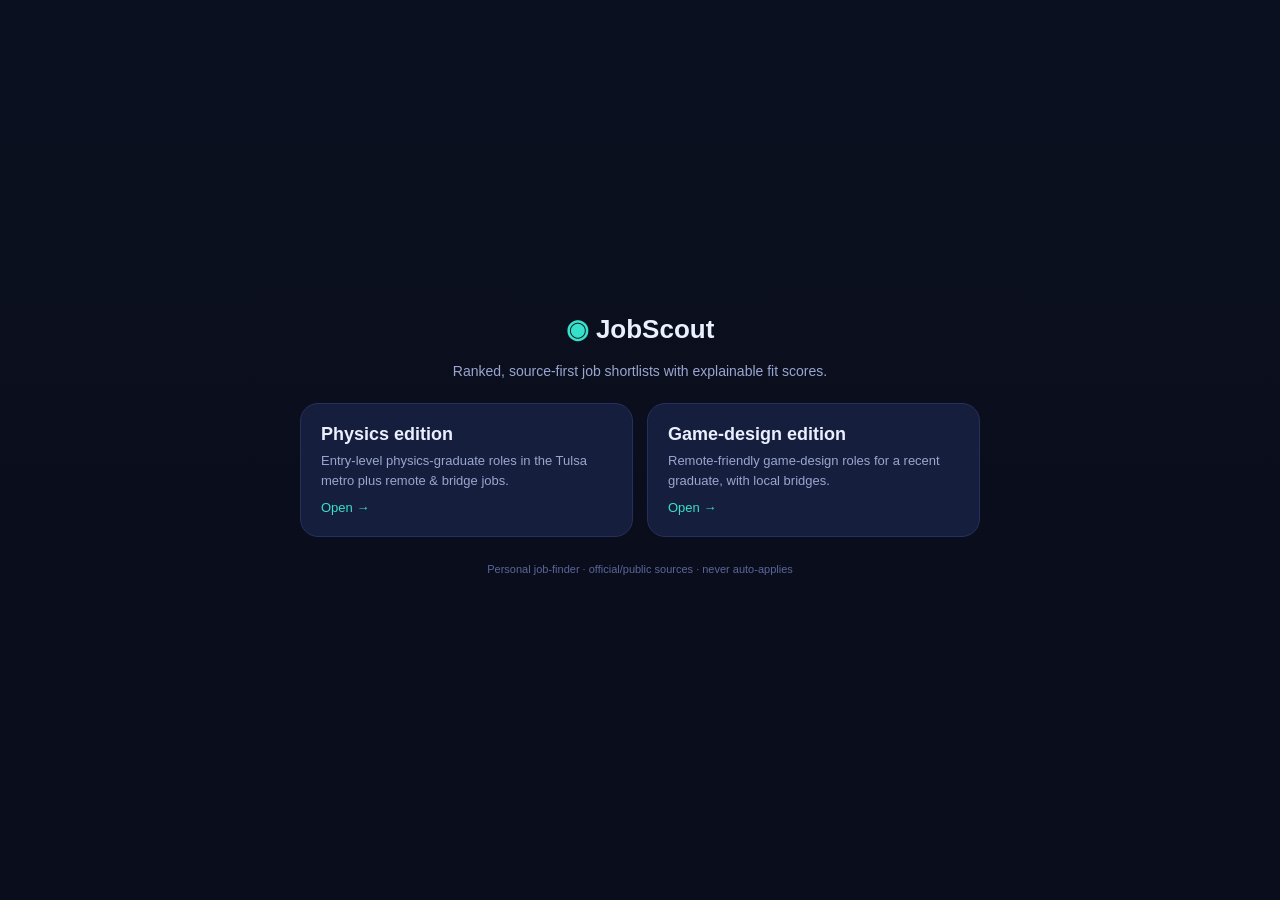
<file: index.html>
<!DOCTYPE html>
<html lang="en"><head>
<meta charset="utf-8"><meta name="viewport" content="width=device-width, initial-scale=1">
<meta name="theme-color" content="#0b1020"><title>JobScout</title>
<style>
*{box-sizing:border-box}body{margin:0;min-height:100vh;background:linear-gradient(180deg,#0b1020,#0a0e1c 60%);
color:#eaf0ff;font-family:-apple-system,BlinkMacSystemFont,"Segoe UI",Roboto,Arial,sans-serif;
display:flex;flex-direction:column;align-items:center;justify-content:center;padding:24px;gap:18px}
h1{font-size:26px;margin:0}.logo{color:#37e0c9}.sub{color:#9aa6cf;font-size:14px;margin:0 0 6px;text-align:center}
.cards{display:flex;flex-wrap:wrap;gap:14px;justify-content:center;max-width:680px}
a.card{flex:1 1 240px;text-decoration:none;background:#161e3d;border:1px solid #26305c;border-radius:18px;
padding:20px;color:#eaf0ff;min-width:240px}
a.card h2{margin:0 0 6px;font-size:18px}a.card p{margin:0;color:#9aa6cf;font-size:13px;line-height:1.5}
a.card .go{color:#37e0c9;font-size:13px;margin-top:10px;display:inline-block}
.foot{color:#5b659a;font-size:11px;margin-top:8px}
</style></head><body>
<h1><span class="logo">◉</span> JobScout</h1>
<p class="sub">Ranked, source-first job shortlists with explainable fit scores.</p>
<div class="cards">
  <a class="card" href="physics/index.html"><h2>Physics edition</h2>
    <p>Entry-level physics-graduate roles in the Tulsa metro plus remote &amp; bridge jobs.</p>
    <span class="go">Open →</span></a>
  <a class="card" href="gamedesign/index.html"><h2>Game-design edition</h2>
    <p>Remote-friendly game-design roles for a recent graduate, with local bridges.</p>
    <span class="go">Open →</span></a>
</div>
<p class="foot">Personal job-finder · official/public sources · never auto-applies</p>
</body></html>
</file>
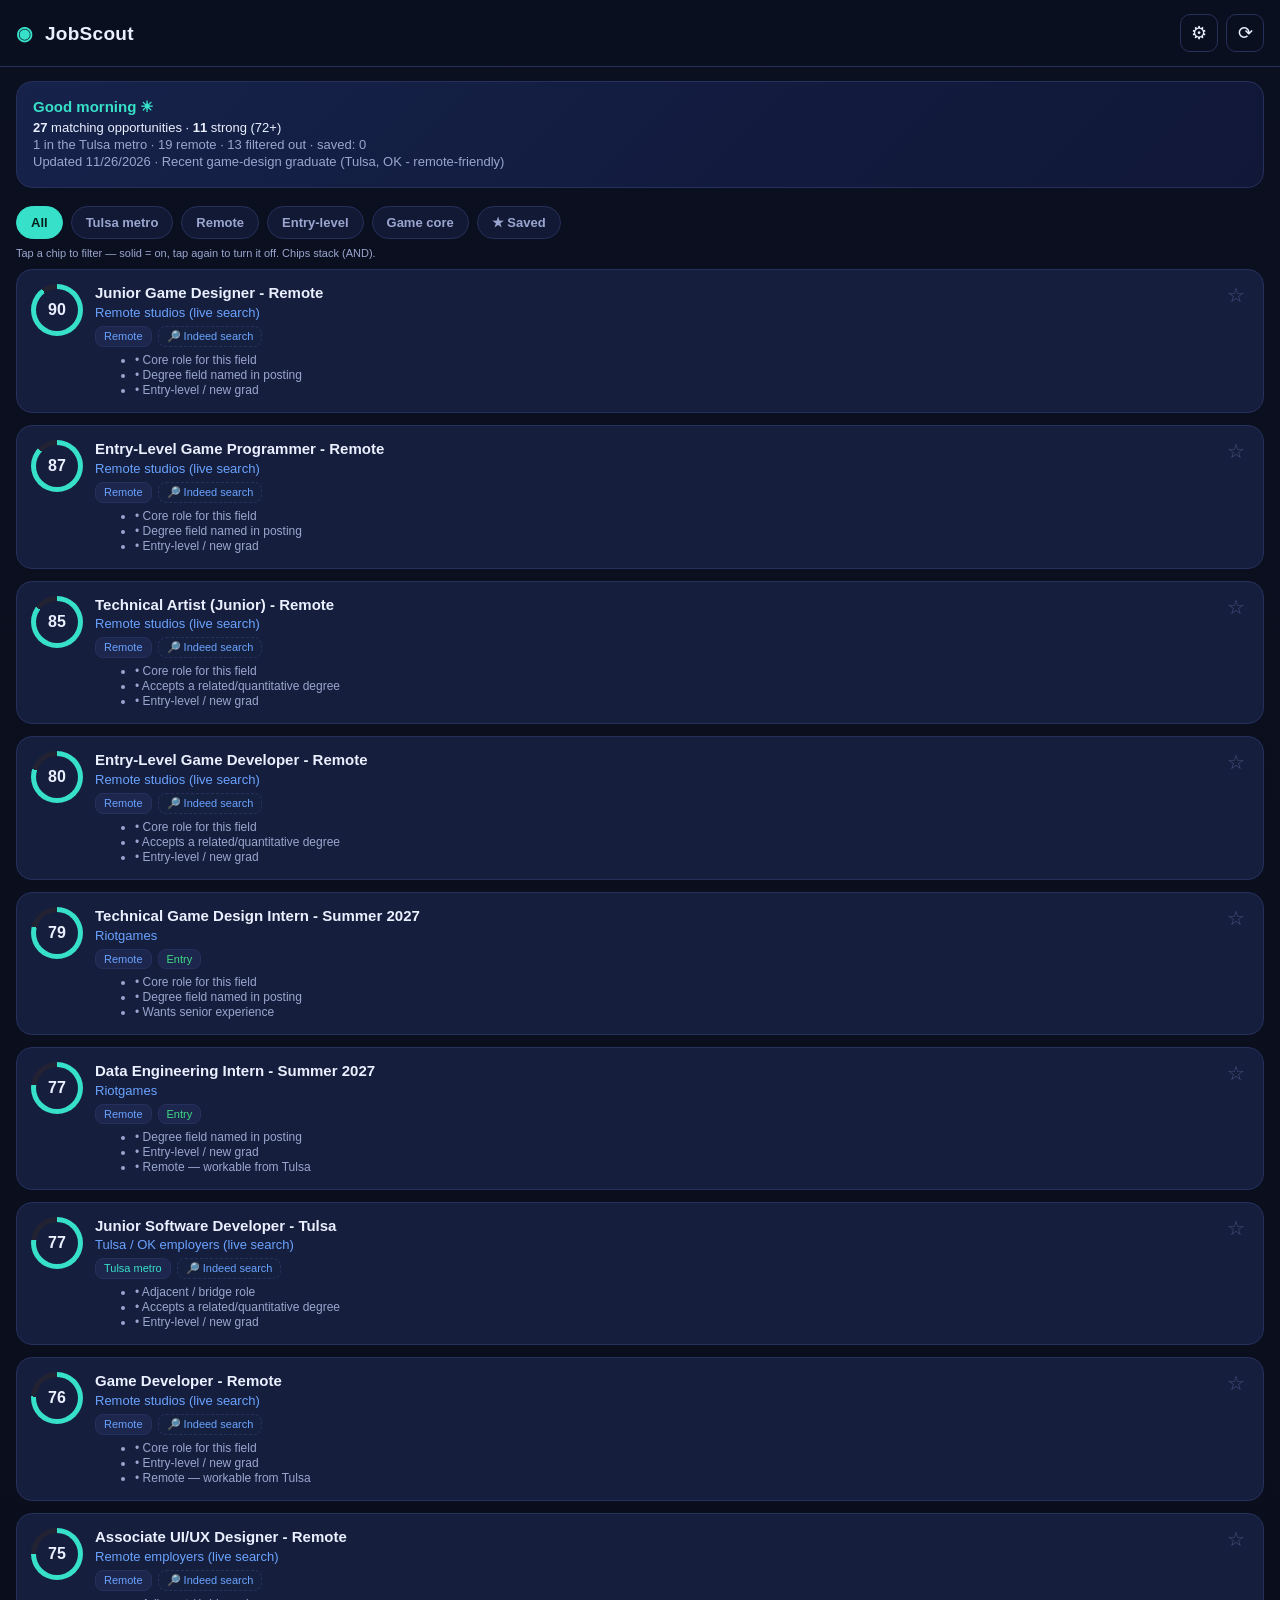
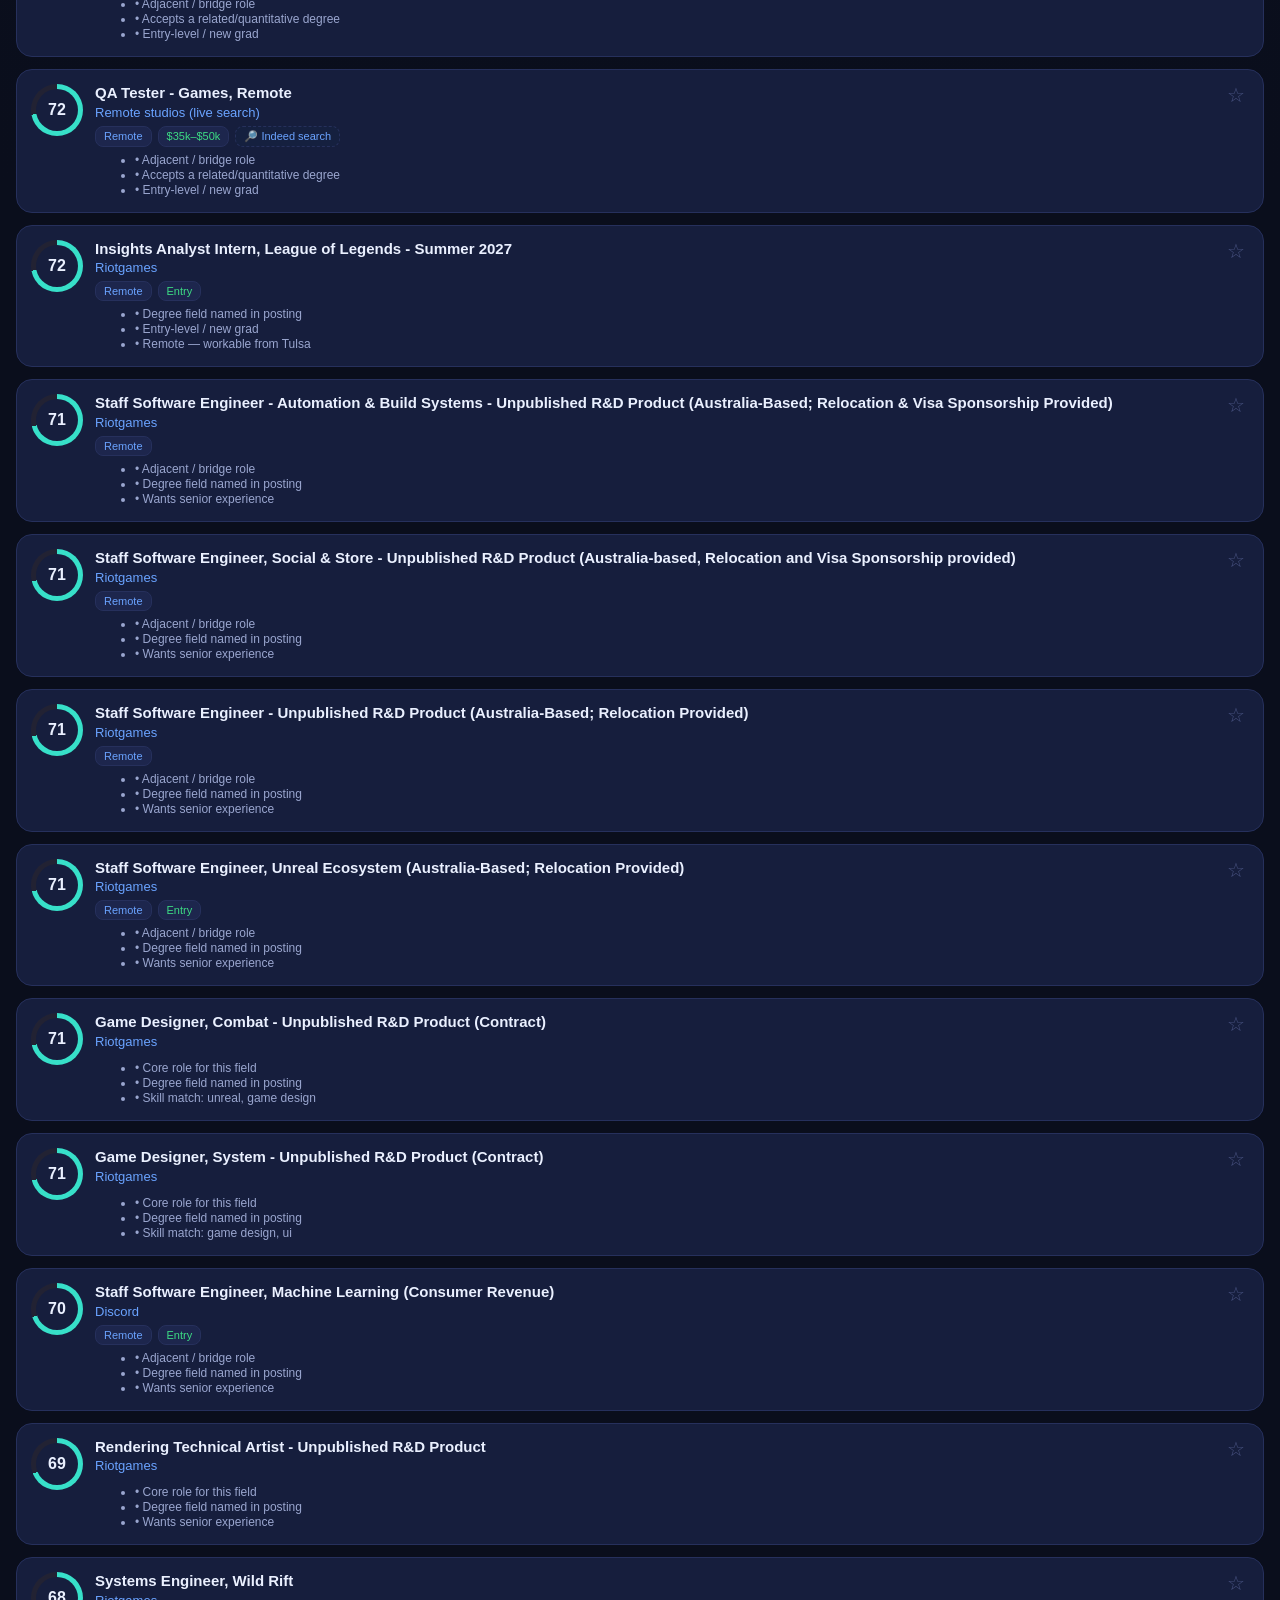
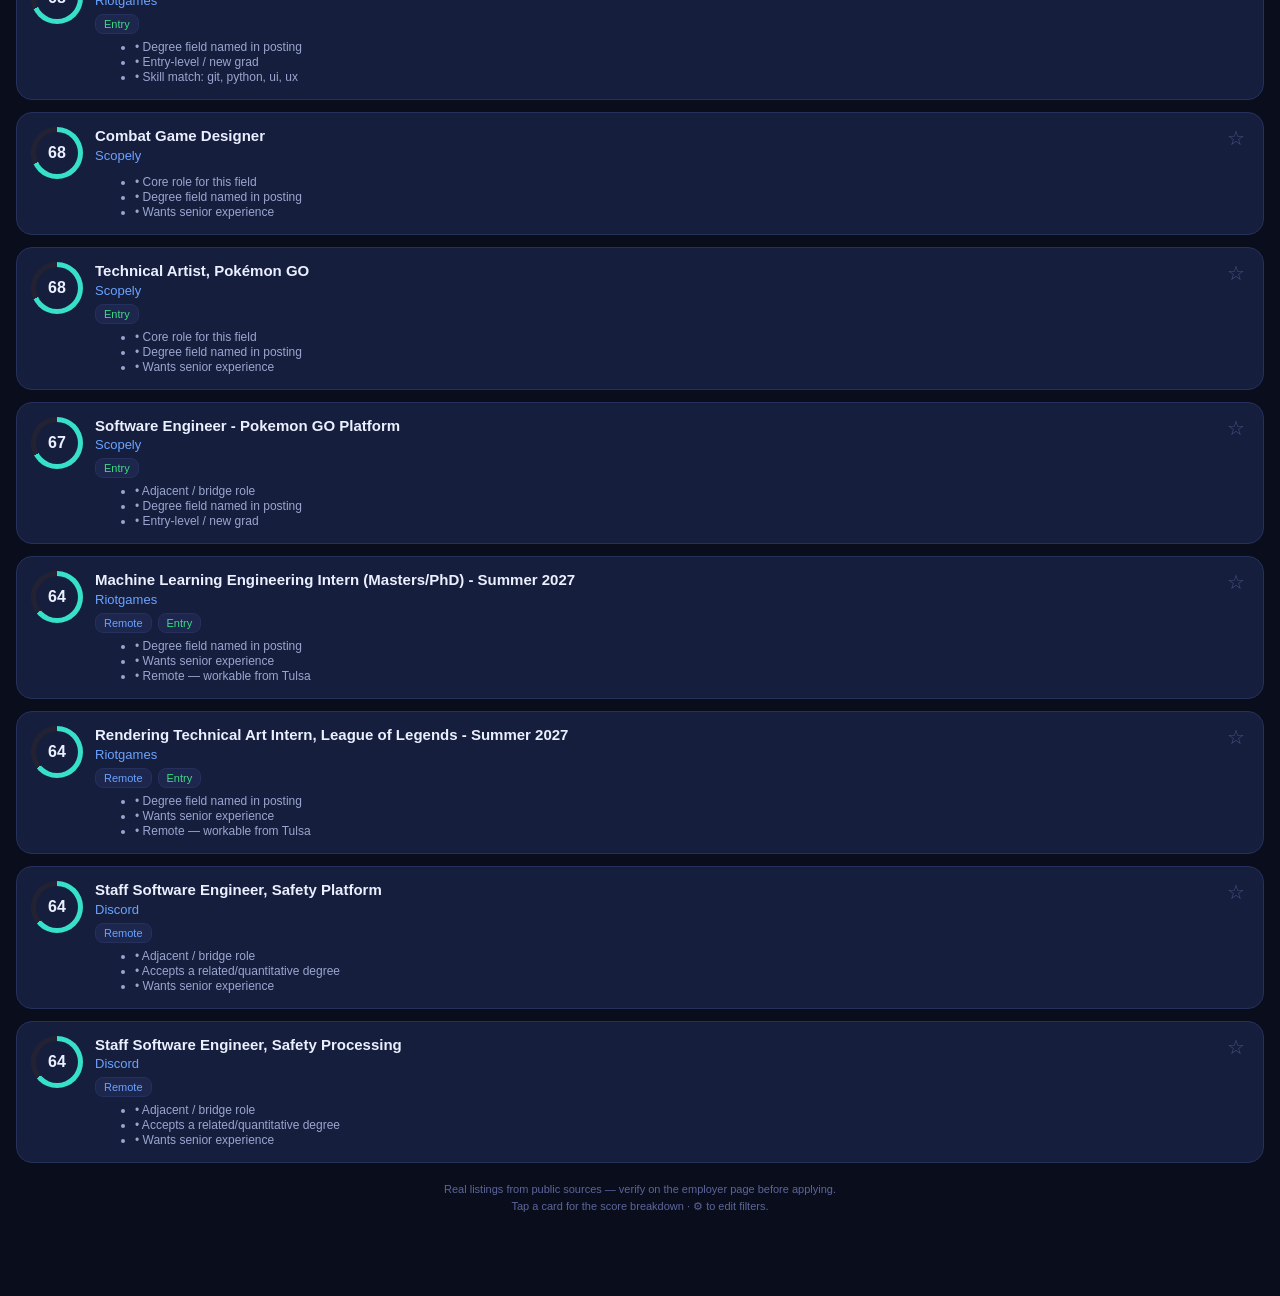
<file: gamedesign/index.html>
<!DOCTYPE html>
<html lang="en">
<head>
<meta charset="utf-8">
<meta name="viewport" content="width=device-width, initial-scale=1, viewport-fit=cover">
<meta name="theme-color" content="#0b1020">
<link rel="manifest" href="manifest.webmanifest">
<link rel="apple-touch-icon" href="icons/icon-192.png">
<link rel="stylesheet" href="styles.css">
<title>JobScout — Game Design</title>
</head>
<body>
<header class="topbar">
  <div class="brand"><span class="logo">◉</span> JobScout</div>
  <div class="topactions">
    <button id="settingsBtn" class="ghost" title="Filters" aria-label="Filters">⚙</button>
    <button id="refreshBtn" class="ghost" title="Reload" aria-label="Reload">⟳</button>
  </div>
</header>

<section class="briefing" id="briefing"></section>

<nav class="filters" id="filters">
  <button class="chip active" data-f="all">All</button>
  <button class="chip" data-f="tulsa">Tulsa metro</button>
  <button class="chip" data-f="remote">Remote</button>
  <button class="chip" data-f="entry">Entry-level</button>
  <button class="chip" data-f="strong">Game core</button>
  <button class="chip" data-f="saved">★ Saved</button>
</nav>
<p class="filterhint" id="filterhint" style="display:none"></p>

<main id="list" class="list"></main>

<div id="sheet" class="sheet hidden">
  <div class="sheet-card" id="sheetCard"></div>
  <button class="sheet-x" data-close="sheet" aria-label="Close">✕</button>
</div>

<div id="settings" class="sheet hidden">
  <div class="sheet-card" id="settingsCard"></div>
  <button class="sheet-x" data-close="settings" aria-label="Close">✕</button>
</div>

<footer class="foot" id="foot"></footer>
<script src="app.js"></script>
</body>
</html>
</file>
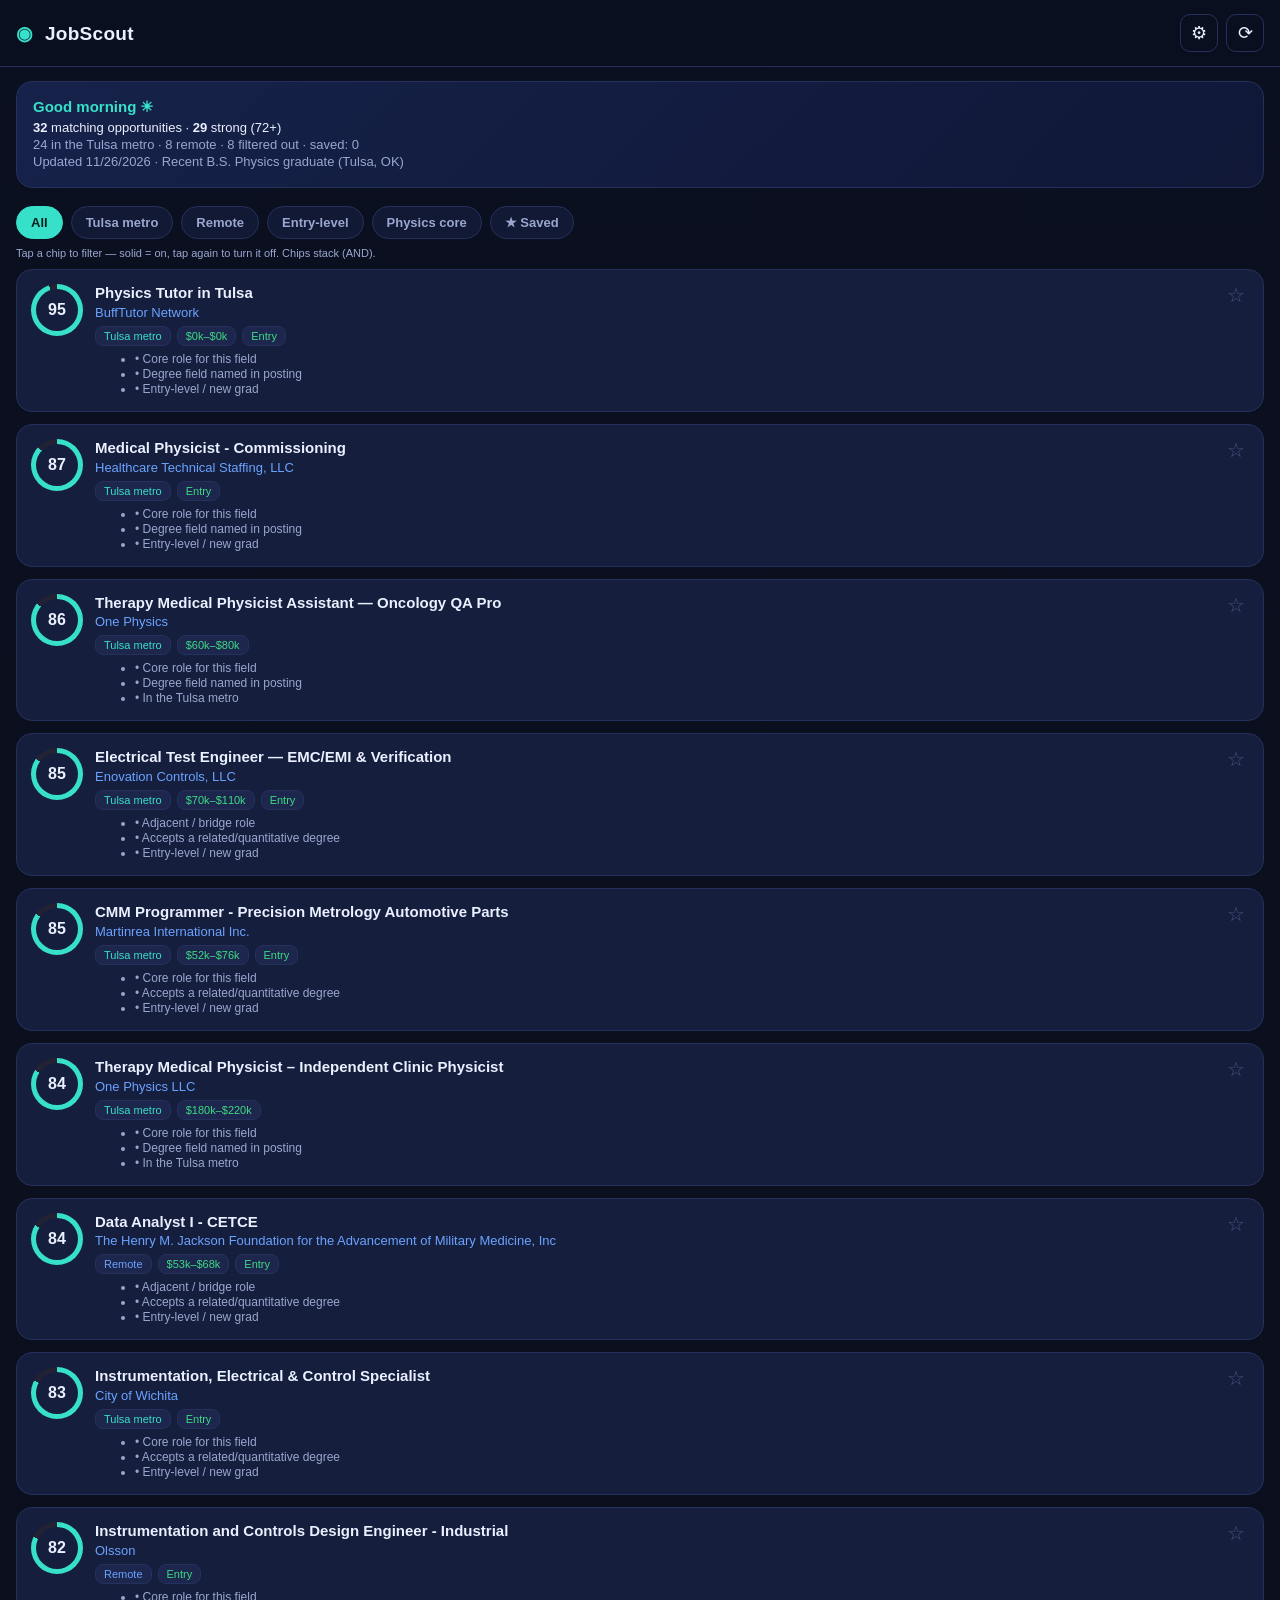
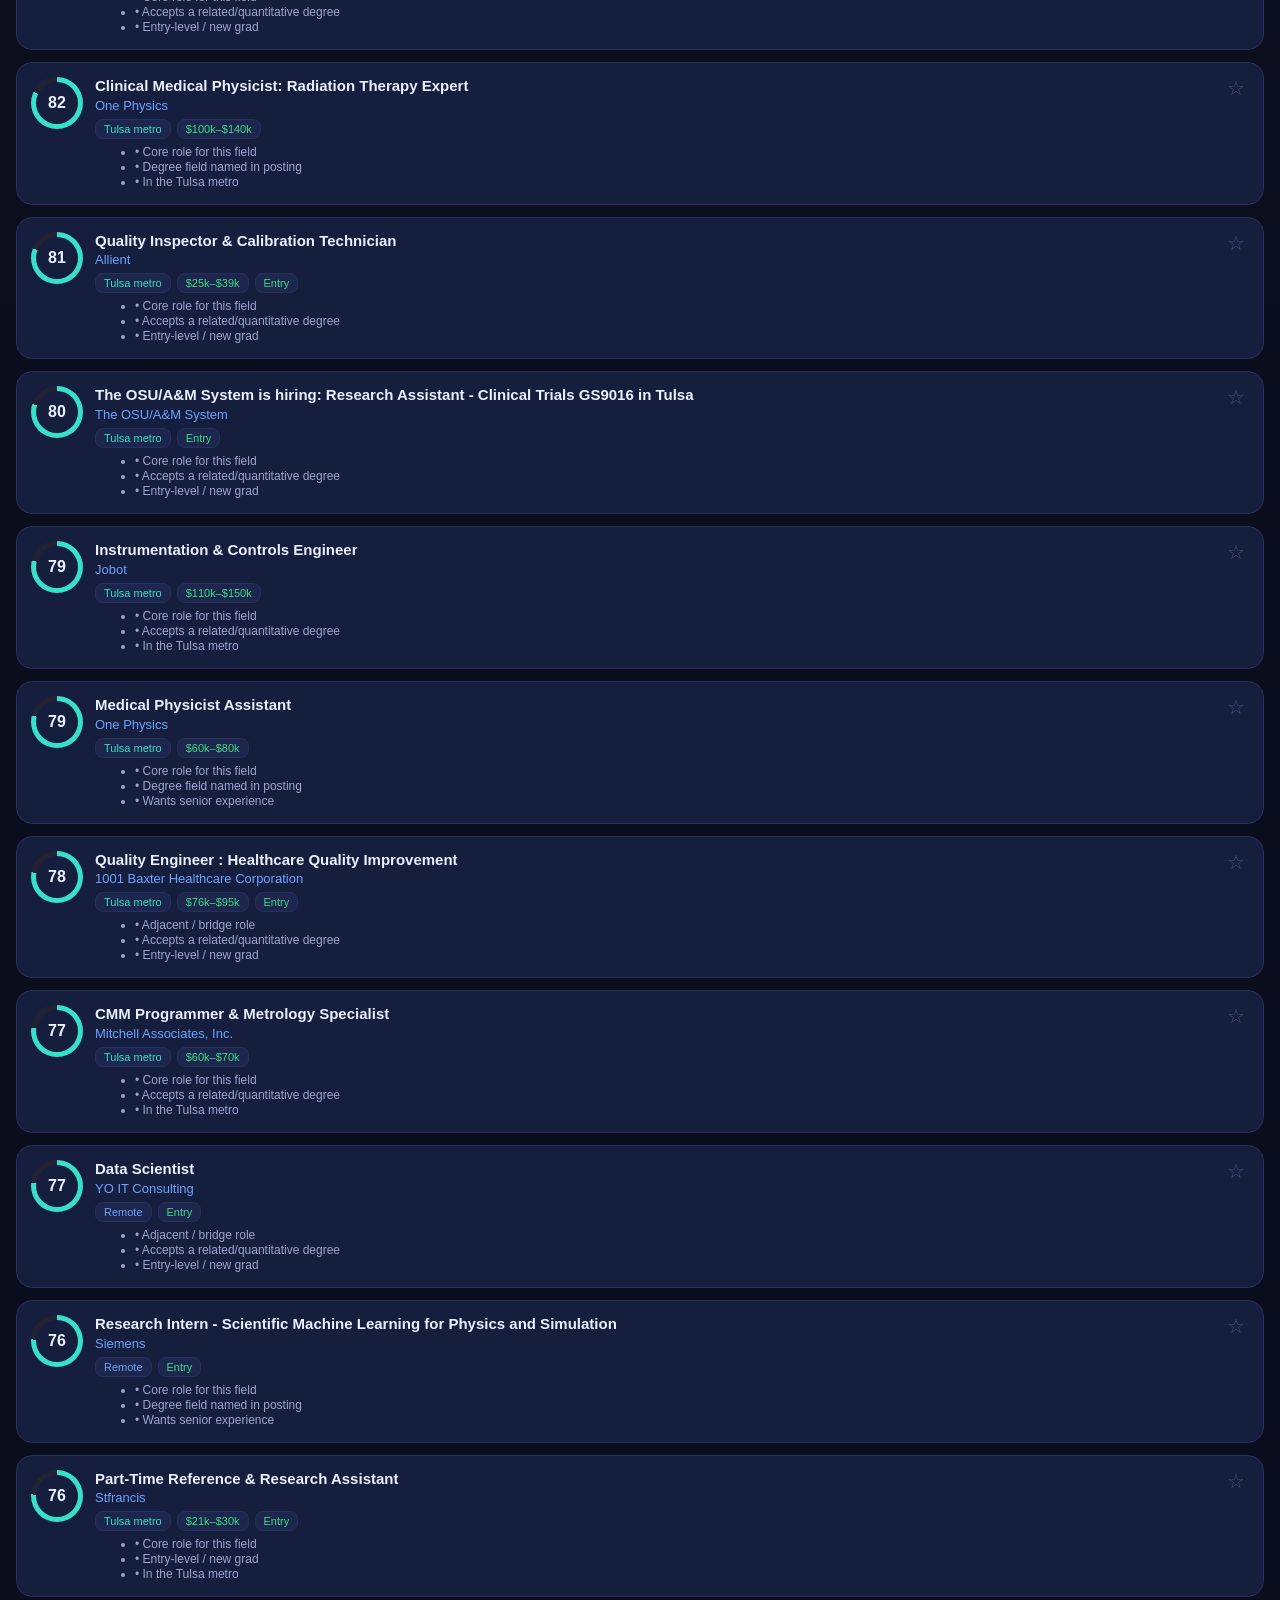
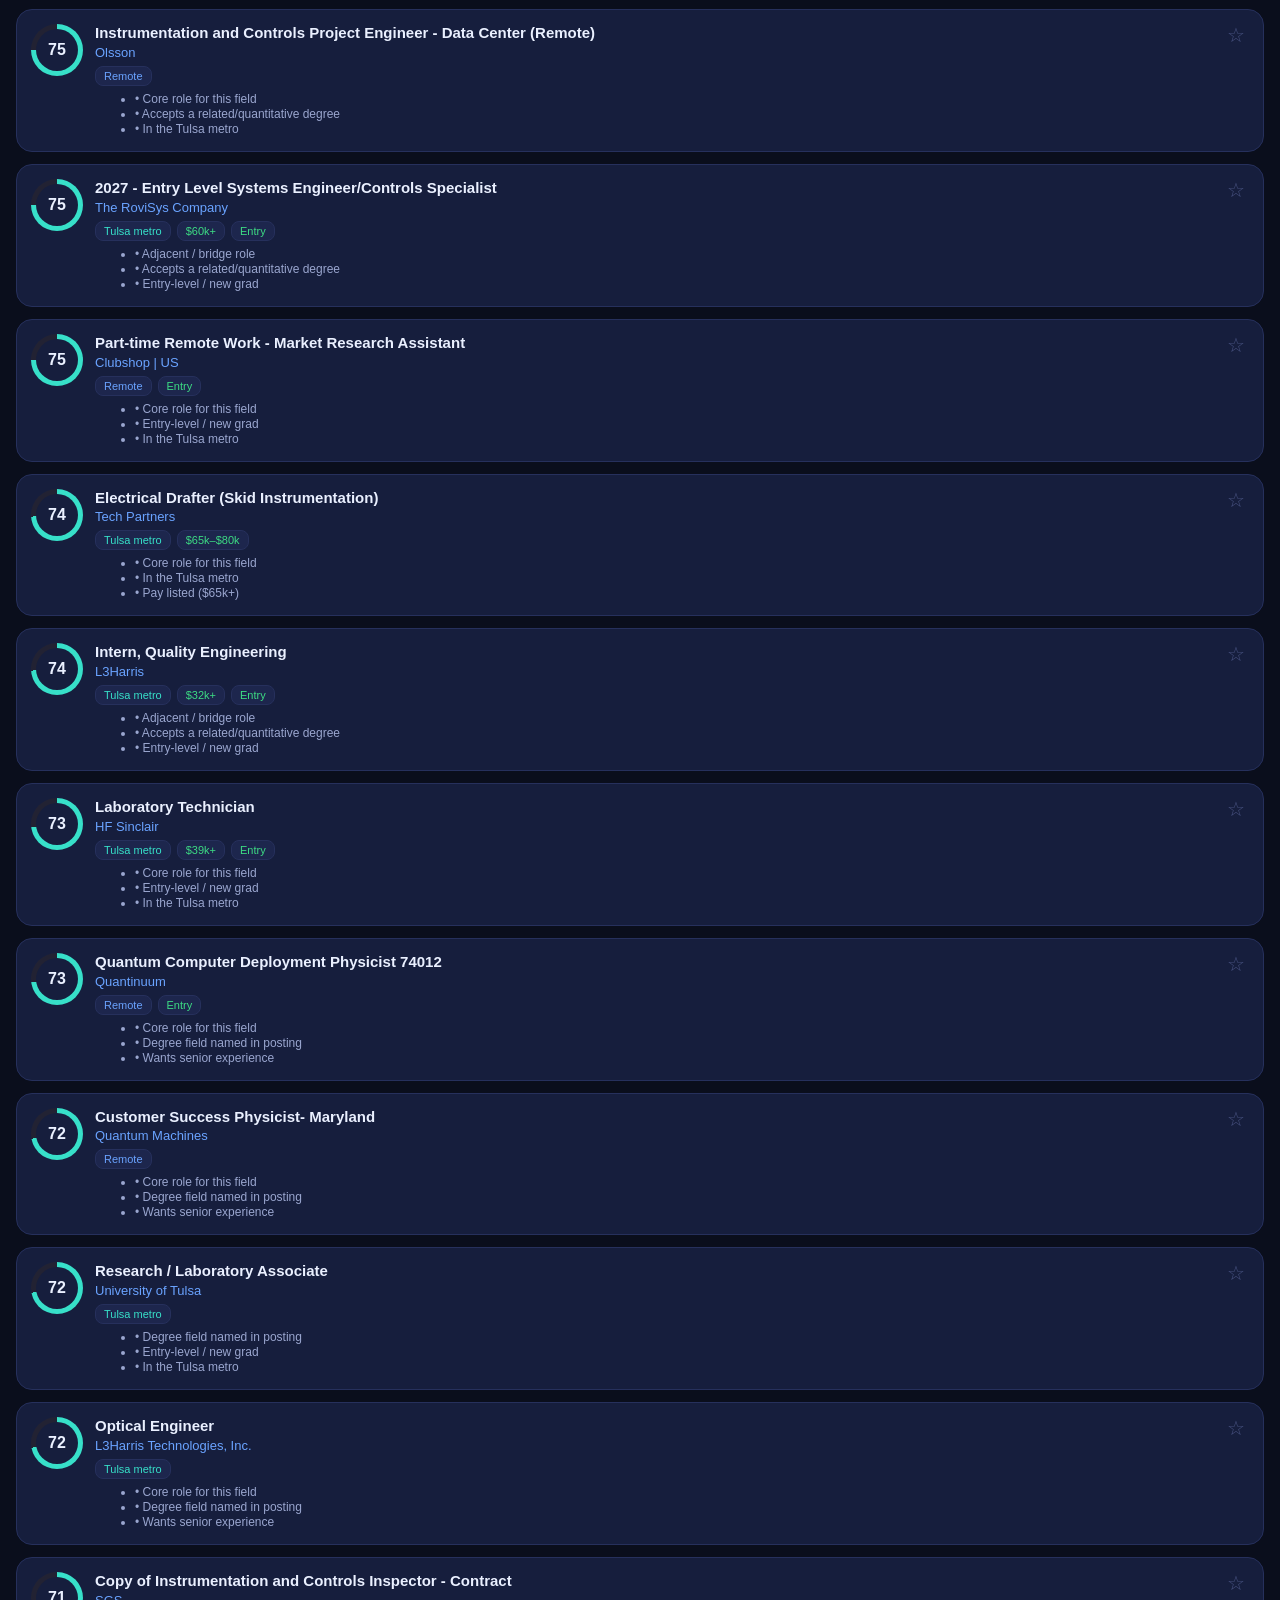
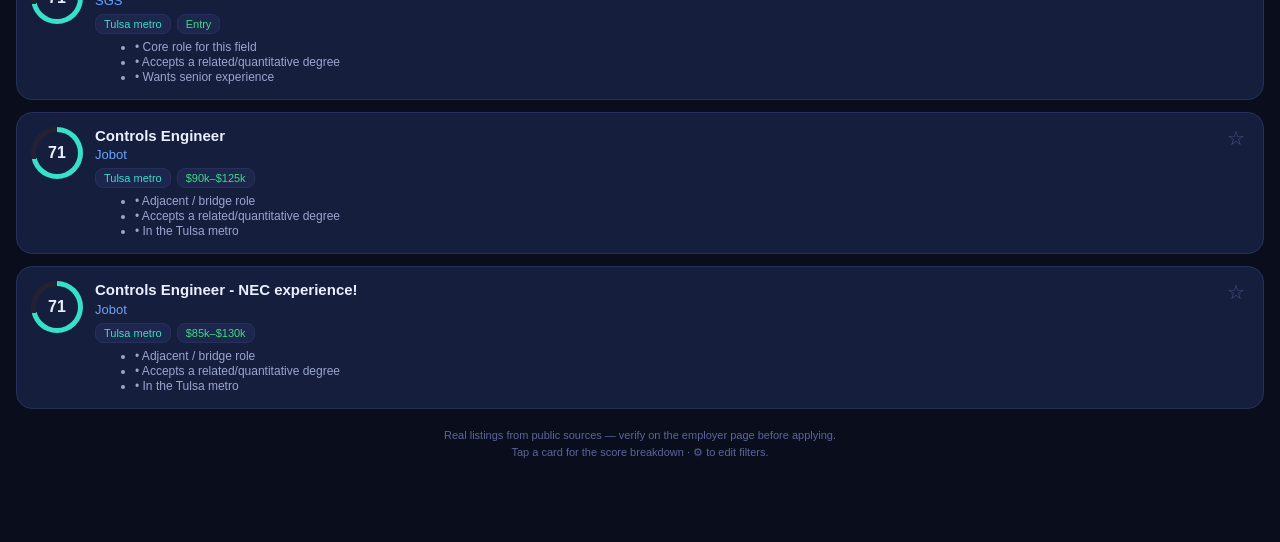
<file: physics/index.html>
<!DOCTYPE html>
<html lang="en">
<head>
<meta charset="utf-8">
<meta name="viewport" content="width=device-width, initial-scale=1, viewport-fit=cover">
<meta name="theme-color" content="#0b1020">
<link rel="manifest" href="manifest.webmanifest">
<link rel="apple-touch-icon" href="icons/icon-192.png">
<link rel="stylesheet" href="styles.css">
<title>JobScout</title>
</head>
<body>
<header class="topbar">
  <div class="brand"><span class="logo">◉</span> JobScout</div>
  <div class="topactions">
    <button id="settingsBtn" class="ghost" title="Filters" aria-label="Filters">⚙</button>
    <button id="refreshBtn" class="ghost" title="Reload" aria-label="Reload">⟳</button>
  </div>
</header>

<section class="briefing" id="briefing"></section>

<nav class="filters" id="filters">
  <button class="chip active" data-f="all">All</button>
  <button class="chip" data-f="tulsa">Tulsa metro</button>
  <button class="chip" data-f="remote">Remote</button>
  <button class="chip" data-f="entry">Entry-level</button>
  <button class="chip" data-f="strong">Physics core</button>
  <button class="chip" data-f="saved">★ Saved</button>
</nav>
<p class="filterhint" id="filterhint" style="display:none"></p>

<main id="list" class="list"></main>

<div id="sheet" class="sheet hidden">
  <div class="sheet-card" id="sheetCard"></div>
  <button class="sheet-x" data-close="sheet" aria-label="Close">✕</button>
</div>

<div id="settings" class="sheet hidden">
  <div class="sheet-card" id="settingsCard"></div>
  <button class="sheet-x" data-close="settings" aria-label="Close">✕</button>
</div>

<footer class="foot" id="foot"></footer>
<script src="app.js"></script>
</body>
</html>
</file>
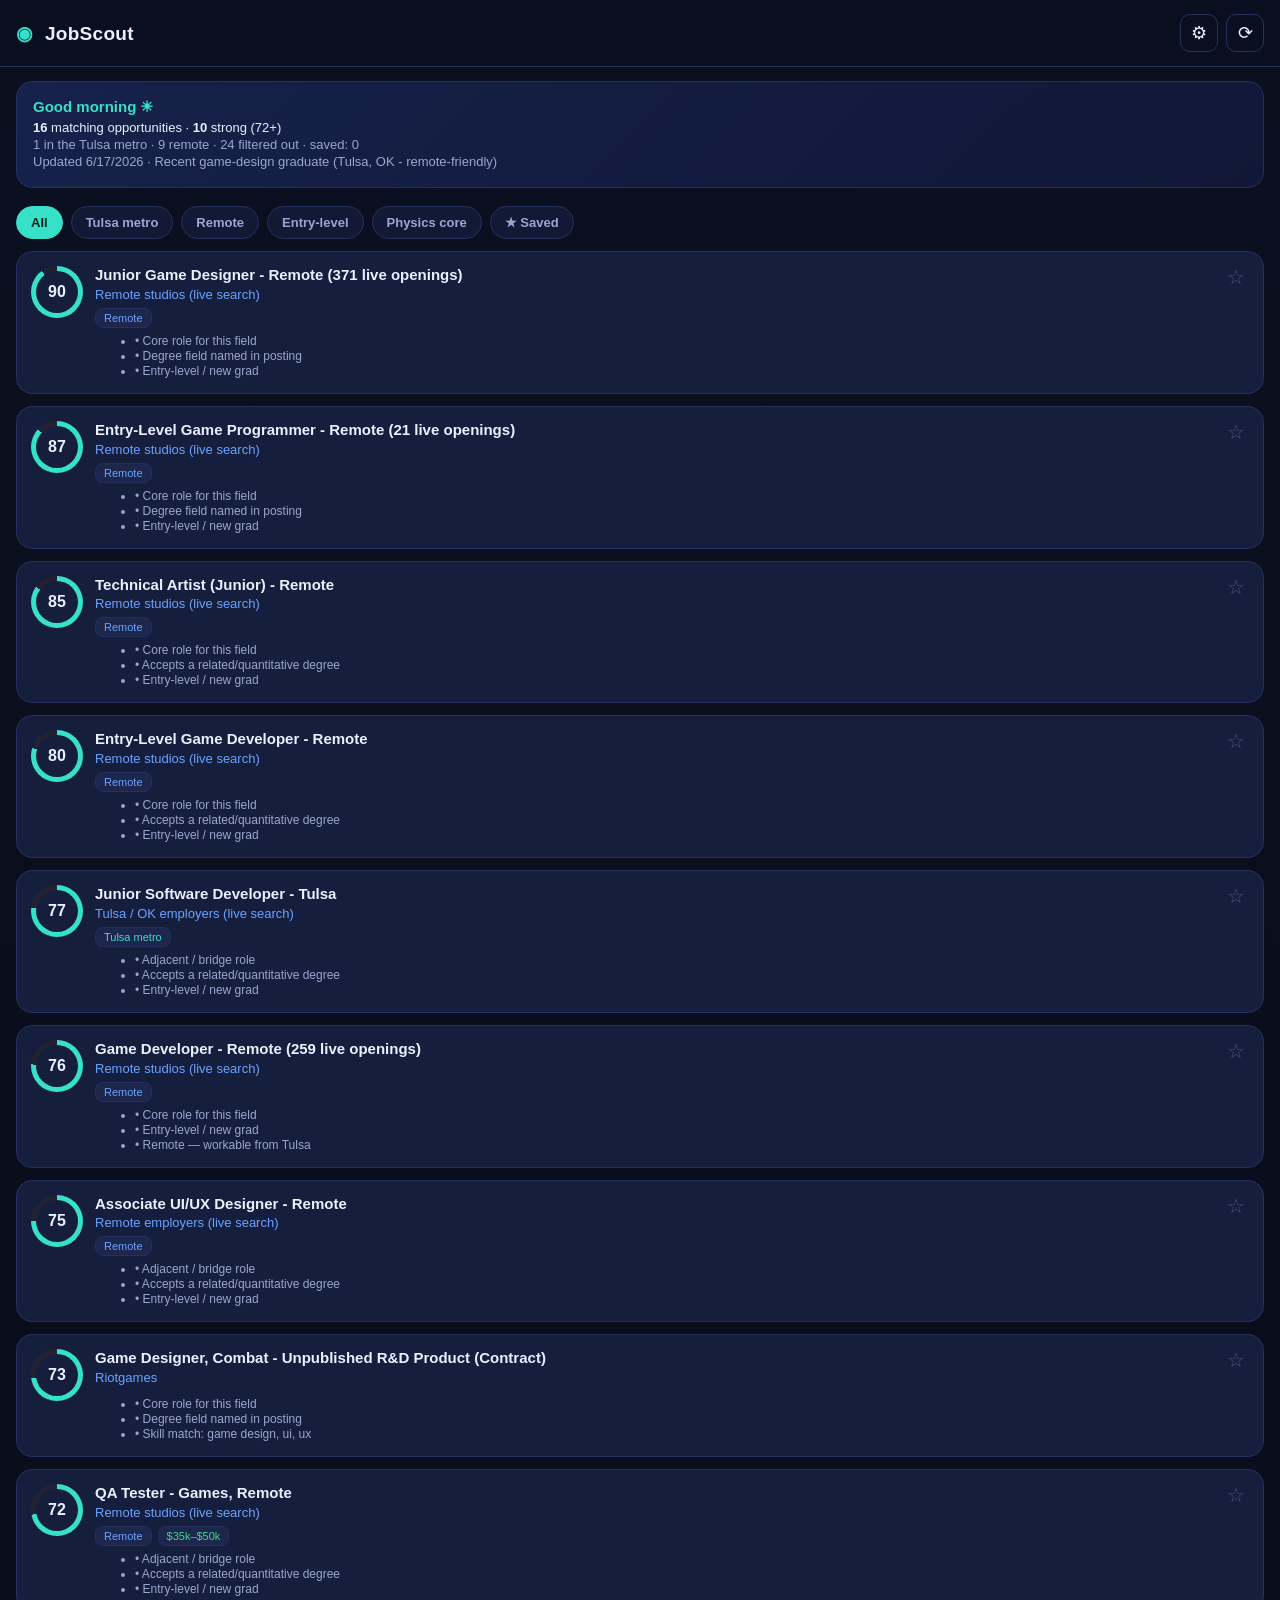
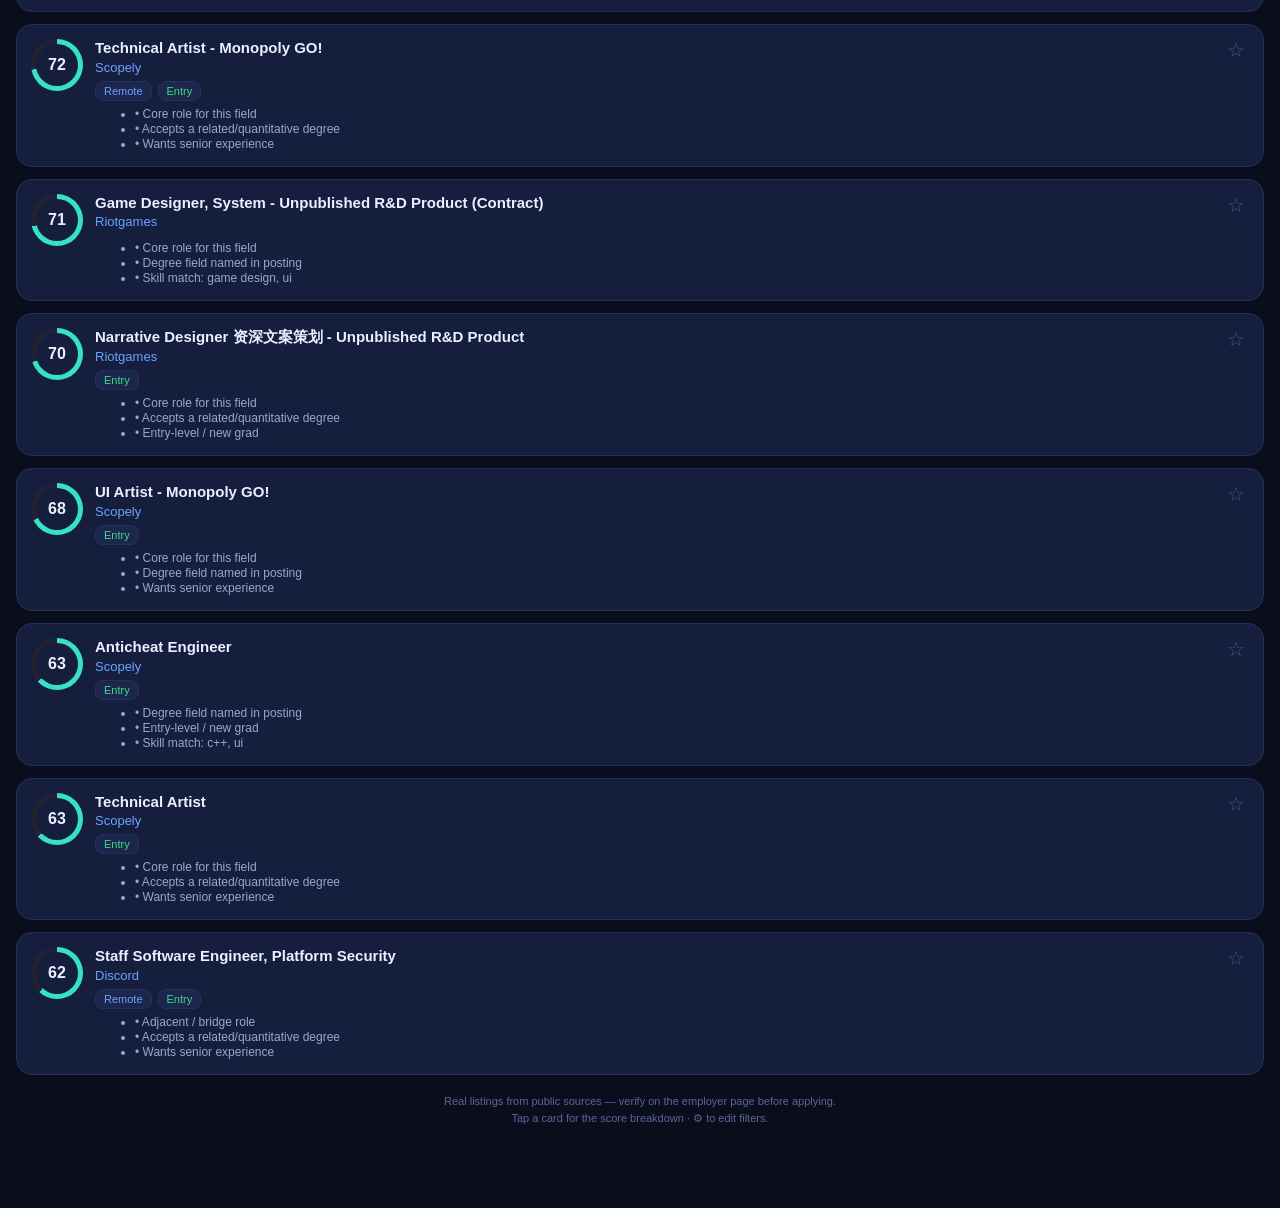
<file: gamedesign/preview.html>
<!DOCTYPE html>
<html lang="en">
<head>
<meta charset="utf-8">
<meta name="viewport" content="width=device-width, initial-scale=1, viewport-fit=cover">
<meta name="theme-color" content="#0b1020">

<link rel="apple-touch-icon" href="icons/icon-192.png">
<style>
:root{
  --bg:#0b1020; --bg2:#121935; --card:#161e3d; --line:#26305c;
  --txt:#eaf0ff; --mut:#9aa6cf; --accent:#37e0c9; --accent2:#6aa3ff;
  --good:#3ddc84; --warn:#ffcf5c; --bad:#ff7a7a; --star:#ffd24a;
}
*{box-sizing:border-box;-webkit-tap-highlight-color:transparent}
body{margin:0;background:linear-gradient(180deg,#0b1020,#0a0e1c 40%);color:var(--txt);
  font-family:-apple-system,BlinkMacSystemFont,"Segoe UI",Roboto,Helvetica,Arial,sans-serif;
  padding-bottom:64px}
.topbar{position:sticky;top:0;z-index:10;display:flex;align-items:center;justify-content:space-between;
  padding:14px 16px calc(14px);background:rgba(11,16,32,.92);backdrop-filter:blur(8px);
  border-bottom:1px solid var(--line);padding-top:max(14px,env(safe-area-inset-top))}
.brand{font-weight:800;font-size:19px;letter-spacing:.3px}
.logo{color:var(--accent);margin-right:6px}
.ghost{background:transparent;border:1px solid var(--line);color:var(--txt);border-radius:10px;
  width:38px;height:38px;font-size:18px}
.briefing{margin:14px 16px;padding:16px;border-radius:16px;
  background:linear-gradient(135deg,#16224a,#101737);border:1px solid var(--line)}
.briefing h2{margin:0 0 4px;font-size:15px;color:var(--accent)}
.briefing p{margin:2px 0;font-size:13px;color:var(--mut)}
.briefing .big{font-size:13px;color:var(--txt)}
.filters{display:flex;gap:8px;overflow-x:auto;padding:4px 16px 12px;scrollbar-width:none}
.filters::-webkit-scrollbar{display:none}
.chip{white-space:nowrap;background:var(--bg2);border:1px solid var(--line);color:var(--mut);
  padding:8px 14px;border-radius:999px;font-size:13px;font-weight:600}
.chip.active{background:var(--accent);color:#04201c;border-color:var(--accent)}
.list{display:flex;flex-direction:column;gap:12px;padding:0 16px}
.jobcard{background:var(--card);border:1px solid var(--line);border-radius:16px;padding:14px;
  display:flex;gap:12px;align-items:flex-start;position:relative}
.score{flex:0 0 52px;width:52px;height:52px;border-radius:50%;display:grid;place-items:center;
  font-weight:800;font-size:16px;background:conic-gradient(var(--accent) calc(var(--p)*1%),#223 0);}
.score span{width:42px;height:42px;border-radius:50%;background:var(--card);display:grid;place-items:center}
.jc-body{flex:1;min-width:0}
.jc-title{font-weight:700;font-size:15px;line-height:1.25;margin:0 0 2px}
.jc-co{font-size:13px;color:var(--accent2);margin:0 0 6px}
.tags{display:flex;flex-wrap:wrap;gap:6px;margin:6px 0}
.tag{font-size:11px;padding:3px 8px;border-radius:8px;background:#1d264d;color:var(--mut);border:1px solid var(--line)}
.tag.loc{color:var(--accent)} .tag.rem{color:var(--accent2)} .tag.sal{color:var(--good)}
.tag.entry{color:var(--good)} .tag.warn{color:var(--warn)}
.reasons{margin:6px 0 0;font-size:12px;color:var(--mut)}
.reasons li{margin:1px 0}
.star{position:absolute;top:12px;right:12px;background:transparent;border:none;color:#46507e;font-size:20px}
.star.on{color:var(--star)}
.sheet{position:fixed;inset:0;z-index:30;background:rgba(4,7,16,.6);display:flex;
  align-items:flex-end;justify-content:center}
.sheet.hidden{display:none}
.sheet-card{background:var(--bg2);width:100%;max-width:560px;max-height:82vh;overflow:auto;
  border-radius:20px 20px 0 0;padding:20px;border:1px solid var(--line)}
.sheet-card h2{margin:0 0 4px;font-size:18px}
.sheet-card .desc{font-size:14px;color:var(--mut);line-height:1.5;white-space:pre-wrap}
.subbars{margin:14px 0}
.bar{display:flex;align-items:center;gap:8px;margin:4px 0;font-size:12px;color:var(--mut)}
.bar .track{flex:1;height:7px;background:#223;border-radius:6px;overflow:hidden}
.bar .fill{height:100%;background:linear-gradient(90deg,var(--accent2),var(--accent))}
.applybtn{display:block;text-align:center;margin-top:12px;background:var(--accent);color:#04201c;
  font-weight:800;text-decoration:none;padding:14px;border-radius:14px}
.sheet-close{position:fixed;top:14px;right:16px;z-index:31;background:var(--card);color:var(--txt);
  border:1px solid var(--line);border-radius:10px;padding:8px 14px}
.foot{text-align:center;color:#5b659a;font-size:11px;padding:18px 24px;line-height:1.5}
.empty{text-align:center;color:var(--mut);padding:40px 20px}

/* --- settings / filter editor --- */
.topactions{display:flex;gap:8px}
.set-sec{margin:14px 0}
.set-sec h3{font-size:13px;color:var(--accent);margin:0 0 8px;font-weight:600}
.set-sec p.hint{font-size:12px;color:var(--mut);margin:0 0 8px}
.chiplist{display:flex;flex-wrap:wrap;gap:6px;margin-bottom:8px}
.fchip{display:inline-flex;align-items:center;gap:6px;font-size:12px;padding:5px 8px;border-radius:8px;
  background:#1d264d;border:1px solid var(--line);color:var(--txt)}
.fchip.off{opacity:.4;text-decoration:line-through}
.fchip b{cursor:pointer;color:var(--bad);font-weight:700}
.addrow{display:flex;gap:8px}
.addrow input{flex:1;background:#0e1430;border:1px solid var(--line);color:var(--txt);
  border-radius:10px;padding:10px;font-size:13px}
.addrow button{background:var(--accent);color:#04201c;border:none;border-radius:10px;padding:0 14px;font-weight:700}
.toggle{display:flex;align-items:center;justify-content:space-between;padding:10px 0;border-top:1px solid var(--line);font-size:14px}
.switch{width:46px;height:26px;border-radius:999px;background:#2a3360;position:relative;border:none}
.switch.on{background:var(--accent)}
.switch i{position:absolute;top:3px;left:3px;width:20px;height:20px;border-radius:50%;background:#fff;transition:left .15s}
.switch.on i{left:23px}
.resetbtn{width:100%;margin-top:14px;background:transparent;border:1px solid var(--line);color:var(--mut);
  padding:12px;border-radius:12px;font-size:13px}
.jobcard.hidden-job{opacity:.5}
.tag.hide{color:var(--bad)}

</style>
<title>JobScout — Game Design</title>
</head>
<body>
<header class="topbar">
  <div class="brand"><span class="logo">◉</span> JobScout</div>
  <div class="topactions">
    <button id="settingsBtn" class="ghost" title="Filters" aria-label="Filters">⚙</button>
    <button id="refreshBtn" class="ghost" title="Reload" aria-label="Reload">⟳</button>
  </div>
</header>

<section class="briefing" id="briefing"></section>

<nav class="filters" id="filters">
  <button class="chip active" data-f="all">All</button>
  <button class="chip" data-f="tulsa">Tulsa metro</button>
  <button class="chip" data-f="remote">Remote</button>
  <button class="chip" data-f="entry">Entry-level</button>
  <button class="chip" data-f="strong">Physics core</button>
  <button class="chip" data-f="saved">★ Saved</button>
</nav>

<main id="list" class="list"></main>

<div id="sheet" class="sheet hidden">
  <div class="sheet-card" id="sheetCard"></div>
  <button class="sheet-close" id="sheetClose">Close</button>
</div>

<div id="settings" class="sheet hidden">
  <div class="sheet-card" id="settingsCard"></div>
  <button class="sheet-close" id="settingsClose">Done</button>
</div>

<footer class="foot" id="foot"></footer>
<script>window.__J__={
  "generated_at": "2026-06-17T18:22:26.284160+00:00",
  "profile": "Recent game-design graduate (Tulsa, OK - remote-friendly)",
  "count": 40,
  "total_seen": 384,
  "jobs": [
    {
      "source": "search:glassdoor",
      "source_job_id": null,
      "company_name": "Remote studios (live search)",
      "title": "Junior Game Designer - Remote (371 live openings)",
      "location_text": "Remote",
      "city": null,
      "state": null,
      "remote_type": "remote",
      "employment_type": "full-time",
      "seniority": "unknown",
      "salary_min": null,
      "salary_max": null,
      "currency": "USD",
      "description": "Live search lane: 371 remote junior game designer roles. Designs and tunes gameplay systems, levels, and mechanics. Unity/Unreal, prototyping, playtesting. Open to recent graduates.",
      "apply_url": "https://www.indeed.com/q-remote-junior-game-designer-jobs.html",
      "posted_at": null,
      "scraped_at": "2026-06-17T18:22:24.764532+00:00",
      "skills": [],
      "fit_score": 89.8,
      "fit_reason": [
        "Core role for this field",
        "Degree field named in posting",
        "Entry-level / new grad"
      ],
      "sub_scores": {
        "title": 25.0,
        "degree": 20.0,
        "entry": 15.0,
        "location": 12.8,
        "salary": 4.5,
        "skills": 10.0,
        "freshness": 2.5
      },
      "excluded_reason": ""
    },
    {
      "source": "search:glassdoor",
      "source_job_id": null,
      "company_name": "Remote studios (live search)",
      "title": "Entry-Level Game Programmer - Remote (21 live openings)",
      "location_text": "Remote",
      "city": null,
      "state": null,
      "remote_type": "remote",
      "employment_type": "full-time",
      "seniority": "unknown",
      "salary_min": null,
      "salary_max": null,
      "currency": "USD",
      "description": "Live search lane: 21 entry-level game programmer roles. Implement and maintain gameplay systems and tools; performance analysis. Bachelor's in CS or game development; Unreal Engine / C++ / system design.",
      "apply_url": "https://www.glassdoor.com/Job/remote-entry-level-game-programmer-jobs-SRCH_IL.0,6_IS11047_KO7,34.htm",
      "posted_at": null,
      "scraped_at": "2026-06-17T18:22:24.764557+00:00",
      "skills": [],
      "fit_score": 87.2,
      "fit_reason": [
        "Core role for this field",
        "Degree field named in posting",
        "Entry-level / new grad"
      ],
      "sub_scores": {
        "title": 25.0,
        "degree": 20.0,
        "entry": 15.0,
        "location": 12.8,
        "salary": 4.5,
        "skills": 7.5,
        "freshness": 2.5
      },
      "excluded_reason": ""
    },
    {
      "source": "search:indeed",
      "source_job_id": null,
      "company_name": "Remote studios (live search)",
      "title": "Technical Artist (Junior) - Remote",
      "location_text": "Remote",
      "city": null,
      "state": null,
      "remote_type": "remote",
      "employment_type": "full-time",
      "seniority": "unknown",
      "salary_min": null,
      "salary_max": null,
      "currency": "USD",
      "description": "Live search lane: junior technical artist roles. Bridge art and engineering - shaders, tools, pipelines in Unity/Unreal, Blender/Maya. Portfolio required.",
      "apply_url": "https://www.indeed.com/q-remote-junior-game-designer-jobs.html",
      "posted_at": null,
      "scraped_at": "2026-06-17T18:22:24.764572+00:00",
      "skills": [],
      "fit_score": 84.8,
      "fit_reason": [
        "Core role for this field",
        "Accepts a related/quantitative degree",
        "Entry-level / new grad"
      ],
      "sub_scores": {
        "title": 25.0,
        "degree": 15.0,
        "entry": 15.0,
        "location": 12.8,
        "salary": 4.5,
        "skills": 10.0,
        "freshness": 2.5
      },
      "excluded_reason": ""
    },
    {
      "source": "search:jooble",
      "source_job_id": null,
      "company_name": "Remote studios (live search)",
      "title": "Entry-Level Game Developer - Remote",
      "location_text": "Remote",
      "city": null,
      "state": null,
      "remote_type": "remote",
      "employment_type": "full-time",
      "seniority": "unknown",
      "salary_min": null,
      "salary_max": null,
      "currency": "USD",
      "description": "Live search lane: entry-level remote game developer roles with salaries listed. Gameplay scripting, prototyping, bug-fixing. Strong fit for a recent game-design graduate with a portfolio.",
      "apply_url": "https://jooble.org/jobs-entry-level-game-developer/Remote",
      "posted_at": null,
      "scraped_at": "2026-06-17T18:22:24.764561+00:00",
      "skills": [],
      "fit_score": 79.8,
      "fit_reason": [
        "Core role for this field",
        "Accepts a related/quantitative degree",
        "Entry-level / new grad"
      ],
      "sub_scores": {
        "title": 25.0,
        "degree": 15.0,
        "entry": 15.0,
        "location": 12.8,
        "salary": 4.5,
        "skills": 5.0,
        "freshness": 2.5
      },
      "excluded_reason": ""
    },
    {
      "source": "greenhouse:scopely",
      "source_job_id": "5240364008",
      "company_name": "Scopely",
      "title": "Lead Technical Artist - Unannounced Project",
      "location_text": "CA - Canada; US - United States",
      "city": "CA - Canada; US - United States",
      "state": null,
      "remote_type": "remote",
      "employment_type": "unknown",
      "seniority": "intern",
      "salary_min": null,
      "salary_max": null,
      "currency": "USD",
      "description": "&lt;p&gt;Scopely is looking for a &lt;strong&gt;Lead Technical Artist&lt;/strong&gt; to join our unannounced project in person at our Culver City hub, or remotely within the US or Canada.&lt;/p&gt;\n&lt;p&gt;At Scopely, we care deeply about what we do and want to inspire play, every day - whether in our work environments alongside our talented colleagues or through our deep connections with our communities of players. We are a global team of game lovers who are developing, publishing, and innovating the mobile games industry, connecting millions of people worldwide daily.&lt;/p&gt;\n&lt;p&gt;We are in the early stages of development on an ambitious, unannounced, cross-platform Strategy/MMO featuring a well-known IP. You have the opportunity to join a highly experienced team to make a lasting impact on one of the next big releases.&lt;/p&gt;\n&lt;p&gt;&lt;strong&gt;What You Will Do&lt;/strong&gt;&lt;/p&gt;\n&lt;p&gt;We are looking for a hands-on Lead Technical Artist to help drive technical art direction, tools development, content pipelines, optimization efforts, and cross-disciplinary collaboration for a large-scale mobile, live service game project.&lt;/p&gt;\n&lt;p&gt;This role combines active technical contribution with team leadership. The ideal candidate is equally comfortable building tools, solving complex production challenges, guiding technical strategy, supporting artists and animators, and partnering with engineering, design, production, QA, outsourcing, and co-development teams.&lt;/p&gt;\n&lt;p&gt;This is not a pure management role. We are looking for a technical leader who remains close to the work, enjoys solving problems directly, and can help make an entire development organization more effective.&lt;/p&gt;\n&lt;p&gt;&lt;strong&gt;What We\u2019re Looking For&lt;/strong&gt;&lt;/p&gt;\n&lt;ul&gt;\n&lt;li&gt;Highly experienced in Technical Art, Tools Development, Pipeline Development, Game Development, or a related discipline.&lt;/li&gt;\n&lt;li&gt;Significant hands-on experience building tools, scripts, automation, or pipeline systems.&lt;/li&gt;\n&lt;li&gt;Strong experience developing tools or workflows for Unity.&lt;/li&gt;\n&lt;li&gt;Strong experience with DCC tools such as Maya, Blender, Houdini, or similar.&lt;/li&gt;\n&lt;li&gt;Proficiency with C#, Python, or similar scripting/programming languages.&lt;/li&gt;\n&lt;li&gt;Experience optimizing game content for memory, performance, asset size, loading, or runtime efficiency.&lt;/li&gt;\n&lt;li&gt;Strong understanding of game content pipelines, asset integration, source control, and production workflows.&lt;/li&gt;\n&lt;li&gt;Experience leading or mentoring Technical Artists, Technical Animators, Riggers, or similar technical content roles.&lt;/li&gt;\n&lt;li&gt;Experience working with outsourcing and/or co-development partners.&lt;/li&gt;\n&lt;li&gt;Excellent communication skills and the ability to work across Art, Animation, Engineering, Design, Production, QA, and external teams.&lt;/li&gt;\n&lt;li&gt;Comfortable working with distributed teams across multiple time zones.&lt;/li&gt;\n&lt;li&gt;Artists, animators, designers, and developers are unblocked quickly and supported by reliable workflows.&lt;/li&gt;\n&lt;li&gt;Tools and pipelines improve team efficiency and reduce repeated manual work.&lt;/li&gt;\n&lt;li&gt;Content is easier to create, validate, integrate, and optimize.&lt;/li&gt;\n&lt;li&gt;Technical risks are identified early and communicated clearly.&lt;/li&gt;\n&lt;li&gt;The technical art team is well-supported, well-prioritized, and aligned with project goals.&lt;/li&gt;\n&lt;li&gt;Internal and external teams can deliver content that meets quality, workflow, and performance expectations.&lt;/li&gt;\n&lt;li&gt;The project has a clear technical art direction that balances creativity, production needs, and platform realities.&lt;/li&gt;\n&lt;/ul&gt;\n&lt;p&gt;&lt;strong&gt;Hands-On Technical Art Development&lt;/strong&gt;&lt;/p&gt;\n&lt;ul&gt;\n&lt;li&gt;Design, build, and maintai",
      "apply_url": "https://job-boards.greenhouse.io/scopely/jobs/5240364008?gh_jid=5240364008",
      "posted_at": "2026-06-13T05:18:19-04:00",
      "scraped_at": "2026-06-17T18:22:26.151629+00:00",
      "skills": [],
      "fit_score": 78.8,
      "fit_reason": [
        "Core role for this field",
        "Degree field named in posting",
        "Wants senior experience"
      ],
      "sub_scores": {
        "title": 25.0,
        "degree": 20.0,
        "entry": 1.5,
        "location": 12.8,
        "salary": 4.5,
        "skills": 10.0,
        "freshness": 5.0
      },
      "excluded_reason": "title contains 'lead'"
    },
    {
      "source": "search:indeed",
      "source_job_id": null,
      "company_name": "Tulsa / OK employers (live search)",
      "title": "Junior Software Developer - Tulsa",
      "location_text": "Tulsa, OK",
      "city": null,
      "state": null,
      "remote_type": "onsite",
      "employment_type": "full-time",
      "seniority": "unknown",
      "salary_min": null,
      "salary_max": null,
      "currency": "USD",
      "description": "Live search lane: junior software developer roles in Tulsa. C#/JavaScript/Python; a realistic local bridge for a game-design grad while building a game portfolio on the side.",
      "apply_url": "https://www.indeed.com/q-entry-level-engineer-l-tulsa,-ok-jobs.html",
      "posted_at": null,
      "scraped_at": "2026-06-17T18:22:24.764575+00:00",
      "skills": [],
      "fit_score": 77.0,
      "fit_reason": [
        "Adjacent / bridge role",
        "Accepts a related/quantitative degree",
        "Entry-level / new grad"
      ],
      "sub_scores": {
        "title": 17.5,
        "degree": 15.0,
        "entry": 15.0,
        "location": 15.0,
        "salary": 4.5,
        "skills": 7.5,
        "freshness": 2.5
      },
      "excluded_reason": ""
    },
    {
      "source": "search:glassdoor",
      "source_job_id": null,
      "company_name": "Remote studios (live search)",
      "title": "Game Developer - Remote (259 live openings)",
      "location_text": "Remote",
      "city": null,
      "state": null,
      "remote_type": "remote",
      "employment_type": "full-time",
      "seniority": "unknown",
      "salary_min": null,
      "salary_max": null,
      "currency": "USD",
      "description": "Live search lane: 259 remote game developer roles. Implement gameplay features and tools in Unity or Unreal Engine (C#/C++). Portfolio or game-jam projects valued for new grads.",
      "apply_url": "https://www.glassdoor.com/Job/remote-game-developer-jobs-SRCH_IL.0,6_IS11047_KO7,21.htm",
      "posted_at": null,
      "scraped_at": "2026-06-17T18:22:24.764552+00:00",
      "skills": [],
      "fit_score": 75.8,
      "fit_reason": [
        "Core role for this field",
        "Entry-level / new grad",
        "Remote \u2014 workable from Tulsa"
      ],
      "sub_scores": {
        "title": 25.0,
        "degree": 6.0,
        "entry": 15.0,
        "location": 12.8,
        "salary": 4.5,
        "skills": 10.0,
        "freshness": 2.5
      },
      "excluded_reason": ""
    },
    {
      "source": "search:indeed",
      "source_job_id": null,
      "company_name": "Remote employers (live search)",
      "title": "Associate UI/UX Designer - Remote",
      "location_text": "Remote",
      "city": null,
      "state": null,
      "remote_type": "remote",
      "employment_type": "full-time",
      "seniority": "unknown",
      "salary_min": null,
      "salary_max": null,
      "currency": "USD",
      "description": "Live search lane: associate UI/UX designer roles. Interaction design, wireframes, prototyping (Figma). Transferable from game UI design; remote-friendly.",
      "apply_url": "https://www.glassdoor.com/Job/remote-game-developer-jobs-SRCH_IL.0,6_IS11047_KO7,21.htm",
      "posted_at": null,
      "scraped_at": "2026-06-17T18:22:24.764578+00:00",
      "skills": [],
      "fit_score": 74.8,
      "fit_reason": [
        "Adjacent / bridge role",
        "Accepts a related/quantitative degree",
        "Entry-level / new grad"
      ],
      "sub_scores": {
        "title": 17.5,
        "degree": 15.0,
        "entry": 15.0,
        "location": 12.8,
        "salary": 4.5,
        "skills": 7.5,
        "freshness": 2.5
      },
      "excluded_reason": ""
    },
    {
      "source": "greenhouse:scopely",
      "source_job_id": "5120395008",
      "company_name": "Scopely",
      "title": "Lead Game Designer - Monopoly Go!",
      "location_text": "US - United States",
      "city": "US - United States",
      "state": null,
      "remote_type": "remote",
      "employment_type": "unknown",
      "seniority": "senior",
      "salary_min": null,
      "salary_max": null,
      "currency": "USD",
      "description": "&lt;p&gt;Scopely is looking for a&amp;nbsp;Lead Game Designer to join our Monopoly GO! game team remotely within the US!&lt;/p&gt;\n&lt;p&gt;At Scopely, we care deeply about what we do and want to inspire play, every day - whether in our work environments alongside our talented colleagues, or through our deep connections with our communities of players. We are a global team of game lovers who are developing, publishing and innovating the mobile games industry, connecting millions of people around the world daily.&lt;/p&gt;\n&lt;p&gt;Monopoly GO! is a global phenomenon and the biggest mobile game launch in history, captivating millions of players worldwide. The team is based in Europe and the US, and works every day to create captivating new experiences for our players.&lt;/p&gt;\n&lt;p&gt;&amp;nbsp;&lt;/p&gt;\n&lt;h3&gt;&lt;strong&gt;What You Will Do&lt;/strong&gt;&lt;/h3&gt;\n&lt;ul&gt;\n&lt;li&gt;Own product features end-to-end \u2014 from early concept through release, live operations, and post-launch optimization.&lt;/li&gt;\n&lt;li&gt;Drive the creation of new multiplayer social and/or solo minigames that expand player engagement and enrich the overall gameplay experience.&lt;/li&gt;\n&lt;li&gt;Translate high-level product and franchise objectives into detailed, player-centric feature designs, ensuring clarity and alignment across teams.&lt;/li&gt;\n&lt;li&gt;Create and maintain clear, comprehensive game and feature specifications, partnering closely with design to ensure documentation is complete, consistent, and actionable.&lt;/li&gt;\n&lt;li&gt;Collaborate with design and UX, guiding the direction of designs and ensuring they reflect player needs, franchise goals, and business priorities (without directly managing designers day-to-day).&lt;/li&gt;\n&lt;li&gt;Work deeply cross-functionally with designers, artists, engineers, analysts, and producers to build high-quality features that meet both product and technical requirements.&lt;/li&gt;\n&lt;li&gt;Provide ongoing feedback and implementation support, ensuring features progress smoothly through development and match the intended vision.&lt;/li&gt;\n&lt;li&gt;Stay on top of market, genre, and competitive trends to shape an innovative, data-informed roadmap.&lt;/li&gt;\n&lt;li&gt;Demonstrate strong leadership, influencing team direction, driving alignment, and elevating the quality of execution\u2014beyond just generating ideas.&lt;/li&gt;\n&lt;li&gt;Potentially mentor or partner closely with designers, with room to grow into management responsibilities over time.&lt;/li&gt;\n&lt;/ul&gt;\n&lt;p&gt;&amp;nbsp;&lt;/p&gt;\n&lt;h3&gt;&lt;strong&gt;What We&#39;re Looking For&amp;nbsp;&lt;/strong&gt;&lt;/h3&gt;\n&lt;ul&gt;\n&lt;li&gt;Passion for F2P Mobile Games: Enthusiastic about working on sophisticated F2P ecosystems, handling diverse player life cycles and spending behaviors&lt;/li&gt;\n&lt;li&gt;Experience &amp;amp; Qualifications: 5+ years in F2P mobile casual games&lt;/li&gt;\n&lt;li&gt;Communication Skills: Strong verbal and written skills; able to explain the \u201cwhy\u201d to align the team with the product vision; ability to thrive in global team environment&lt;/li&gt;\n&lt;li&gt;Project Management: Skilled at prioritizing high-impact initiatives, understanding trade-offs, anticipating risks, managing expectations, and ensuring quality deliverables&lt;/li&gt;\n&lt;li&gt;Feature Ownership: Exemplified experience in leading indirect reports toward shared goals&lt;/li&gt;\n&lt;li&gt;Design Expertise: Ability to build experiences that encourage positive player behavior, especially on features without comparables in the market&lt;/li&gt;\n&lt;li&gt;Quantitative Skills: Intermediate statistics; able to assess when and how to use data, translate product issues into analytics tasks, set hypotheses, interpret data optimally, and visualize it in Excel&lt;/li&gt;\n&lt;li&gt;Critical, Analytical, and Creative Thinking: Outcome-driven with a strong focus on execution and an ambitious mentality&lt;/li&gt;\n&lt;li&gt;Proven ex",
      "apply_url": "https://job-boards.greenhouse.io/scopely/jobs/5120395008?gh_jid=5120395008",
      "posted_at": "2026-06-09T11:28:43-04:00",
      "scraped_at": "2026-06-17T18:22:26.150773+00:00",
      "skills": [],
      "fit_score": 74.8,
      "fit_reason": [
        "Core role for this field",
        "Degree field named in posting",
        "Wants senior experience"
      ],
      "sub_scores": {
        "title": 25.0,
        "degree": 20.0,
        "entry": 1.5,
        "location": 12.8,
        "salary": 4.5,
        "skills": 7.5,
        "freshness": 3.5
      },
      "excluded_reason": "title contains 'lead'"
    },
    {
      "source": "greenhouse:riotgames",
      "source_job_id": "7875327",
      "company_name": "Riotgames",
      "title": "Senior Tools & Pipeline Technical Artist - League of Legends, Champs Tech",
      "location_text": "Los Angeles, USA",
      "city": "Los Angeles",
      "state": null,
      "remote_type": "remote",
      "employment_type": "unknown",
      "seniority": "senior",
      "salary_min": null,
      "salary_max": null,
      "currency": "USD",
      "description": "&lt;p&gt;As a Technical Artist focused on Tools/Pipeline, you\u2019ll employ your expert-level knowledge of 3D tools and problem-solving skills to build tools, maintain pipelines and provide technical support for artists on their most critical missions. You will critique work, mentor fellow Rioters and foster the long-term growth of an ambitious group of artists.&lt;/p&gt;\n&lt;p&gt;As a&amp;nbsp;&lt;strong&gt;Senior Tools &amp;amp; Pipeline Technical Artist&lt;/strong&gt; on &lt;strong&gt;League of Legends&lt;/strong&gt;, you\u2019ll be an integral contributor towards high quality tools, pipelines, and systems used in the development of all forms of assets used to bring champs and skins to life in the League of Legends universe. You\u2019ll be collaborating with engineering, art, and rendering partners to set and execute on targets for high quality developer experiences within the League engine, and advocate for new tools and processes on behalf of teams that will be authoring player-facing content and moments.&amp;nbsp;&lt;/p&gt;\n&lt;p&gt;This role is uniquely positioned to ensure Riot\u2019s future-facing success by developing and enforcing processes used by Riot\u2019s partner studios to deliver content at volume.&lt;/p&gt;\n&lt;p&gt;&lt;strong&gt; &lt;/strong&gt;&lt;/p&gt;\n&lt;h2&gt;Responsibilities:&lt;/h2&gt;\n&lt;ul&gt;\n&lt;li&gt;Contribute to new and existing tools and pipelines used for the development of characters, materials, and rigs for League of Legends.&lt;/li&gt;\n&lt;li&gt;Work with art teams to evaluate current development processes and craft plans to evolve existing systems to meet higher industry standards.&lt;/li&gt;\n&lt;li&gt;Advocate on behalf of artists and designers for the continual, holistic improvement of content and data pipelines.&lt;/li&gt;\n&lt;li&gt;Work with engineers to form and execute on plans for the maintenance of data at scale used for shipping thousands of pieces of content to players.&amp;nbsp;&lt;/li&gt;\n&lt;li&gt;Form working relationships with producers and developers to advise and assist in development direction and risk assessment setting for multiple content types.&lt;/li&gt;\n&lt;li&gt;Create and consolidate documentation for using our tools, systems, and processes.&lt;/li&gt;\n&lt;/ul&gt;\n&lt;h2&gt;Required Qualifications:&lt;/h2&gt;\n&lt;ul&gt;\n&lt;li&gt;5+ years of professional experience as a technical artist in games or related industries with exposure to the development of character pipelines.&lt;/li&gt;\n&lt;li&gt;A deep understanding of processes and techniques used by art teams to execute on high-quality, genre defining characters and creatures.&amp;nbsp;&lt;/li&gt;\n&lt;li&gt;A high level understanding of Python development, and the Python programming ecosystem, such as linting, coding standards, and best practices.&amp;nbsp;&lt;/li&gt;\n&lt;li&gt;A broad understanding of all aspects of content creation beyond Characters, such as VFX, Lighting, Rendering, and other disciplines in the art development space.&lt;/li&gt;\n&lt;li&gt;A collaborative attitude towards helping developers locally and remotely solve problems while working to improve the League development experience holistically.&lt;/li&gt;\n&lt;/ul&gt;\n&lt;h2&gt;Desired Qualifications:&lt;/h2&gt;\n&lt;ul&gt;\n&lt;li&gt;Previous experience developing and maintaining character pipelines at scale for a live-service title.&lt;/li&gt;\n&lt;li&gt;Past hands-on exposure to building content or tools for DCC apps such as Substance, 3dCoat, ZBrush, Marmoset, Adobe products, and other industry-leading tool suites.&lt;/li&gt;\n&lt;li&gt;Expertise using custom in-house engines, scripting systems, and CI/CD development processes that are common in AAA development.&lt;/li&gt;\n&lt;li&gt;An eye for industry-leading UI and UX within the tools space.&amp;nbsp;&lt;/li&gt;\n&lt;li&gt;Experience in sculpting, modeling, rigging and animation and understanding of the related workflows is also valuable.&lt;/li&gt;\n&lt;li&gt;Possess a working knowledge of League Of Legends from ",
      "apply_url": "https://www.riotgames.com/en/work-with-us/job/7875327?gh_jid=7875327",
      "posted_at": "2026-06-12T20:50:48-04:00",
      "scraped_at": "2026-06-17T18:22:25.269388+00:00",
      "skills": [],
      "fit_score": 73.8,
      "fit_reason": [
        "Core role for this field",
        "Accepts a related/quantitative degree",
        "Wants senior experience"
      ],
      "sub_scores": {
        "title": 25.0,
        "degree": 15.0,
        "entry": 1.5,
        "location": 12.8,
        "salary": 4.5,
        "skills": 10.0,
        "freshness": 5.0
      },
      "excluded_reason": "title contains 'senior'"
    },
    {
      "source": "greenhouse:riotgames",
      "source_job_id": "7921687",
      "company_name": "Riotgames",
      "title": "Game Designer, Combat - Unpublished R&D Product (Contract)",
      "location_text": "Guangzhou, China",
      "city": "Guangzhou",
      "state": null,
      "remote_type": "unknown",
      "employment_type": "unknown",
      "seniority": "unknown",
      "salary_min": null,
      "salary_max": null,
      "currency": "USD",
      "description": "&lt;p&gt;\u4f5c\u4e3a\u4e00\u540d\u6218\u6597\u7b56\u5212\uff0c\u60a8\u5c06\u6839\u636e\u9879\u76ee\u7684\u76ee\u6807\u4e0e\u65b9\u5411\uff0c\u53c2\u4e0e\u5b9a\u4e49\u6e38\u620f\u5728\u6218\u6597\u548c\u6c99\u76d8\u4e24\u4e2a\u6838\u5fc3\u65b9\u5411\u7684\u57fa\u7840\u4f53\u9a8c\u3002\u60a8\u5c06\u4ee5\u73a9\u5bb6\u4e3a\u4e2d\u5fc3\uff0c\u63a8\u8fdb\u6218\u6597\u4e0e\u6c99\u76d8\u7cfb\u7edf\u7684\u8bbe\u8ba1\u4e0e\u5e73\u8861\uff0c\u4fdd\u8bc1\u73a9\u6cd5\u7684\u7b56\u7565\u6df1\u5ea6\u548c\u6301\u4e45\u5438\u5f15\u529b\u3002\u60a8\u9700\u8981\u4e0e\u9879\u76ee\u7ec4\u5404\u90e8\u95e8\u9ad8\u6548\u534f\u4f5c\uff0c\u63a8\u52a8\u65b9\u6848\u5b9e\u73b0\u5e76\u6301\u7eed\u4f18\u5316\u5185\u5bb9\u54c1\u8d28\u3002&lt;/p&gt;\n&lt;h2&gt;&lt;strong&gt;\u6211\u4eec\u662f\u8c01&lt;/strong&gt;&lt;/h2&gt;\n&lt;p&gt;\u6211\u4eec\u56e2\u961f\u59cb\u7ec8\u575a\u4fe1\u4ee5\u73a9\u5bb6\u4f53\u9a8c\u4e3a\u6838\u5fc3\uff0c\u8fd9\u4e0d\u4ec5\u662f\u5de5\u4f5c\u7684\u57fa\u7840\uff0c\u66f4\u662f\u9a71\u52a8\u6211\u4eec\u4e0d\u65ad\u521b\u65b0\u7684\u52a8\u529b\u3002\u5982\u679c\u4f60\u70ed\u8877\u4e8e\u63a2\u7d22\u524d\u6cbf\u8bbe\u8ba1\uff0c\u559c\u6b22\u5e26\u6765\u5f71\u54cd\u6df1\u8fdc\u7684\u73a9\u6cd5\u521b\u65b0\uff0c\u6b22\u8fce\u52a0\u5165\u6211\u4eec\uff0c\u4e00\u8d77\u5b9a\u4e49\u65b0\u4e16\u4ee3\u793e\u4ea4\u7b56\u7565\u4f53\u9a8c\uff01&lt;/p&gt;\n&lt;h2&gt;&lt;strong&gt;\u60a8\u7684\u5f71\u54cd&lt;/strong&gt;&lt;/h2&gt;\n&lt;p&gt;\u5b9a\u4e49\u6218\u6597\u4e0e\u6c99\u76d8\u4f53\u9a8c&lt;/p&gt;\n&lt;ul&gt;\n&lt;li&gt;\u4ee5\u9879\u76ee\u524d\u666f\u548c\u76ee\u6807\u4e3a\u5bfc\u5411\uff0c\u53c2\u4e0e\u6218\u6597\u7cfb\u7edf\u548c\u6c99\u76d8\u73a9\u6cd5\u7684\u6574\u4f53\u6846\u67b6\u8bbe\u8ba1\uff0c\u5207\u5b9e\u5f71\u54cd\u73a9\u5bb6\u7684\u4e3b\u8981\u4e92\u52a8\u8282\u594f\u3001\u7b56\u7565\u6df1\u5ea6\u548c\u6c89\u6d78\u53cd\u9988\uff0c\u52a9\u63a8\u4ea7\u54c1\u4f53\u9a8c\u8fbe\u6210\u884c\u4e1a\u9886\u5148\u3002&lt;/li&gt;\n&lt;/ul&gt;\n&lt;p&gt;\u6784\u5efa\u4e0e\u5e73\u8861\u6218\u6597\u4e0e\u6c99\u76d8\u7cfb\u7edf&lt;/p&gt;\n&lt;ul&gt;\n&lt;li&gt;\u62df\u5b9a\u5e76\u5b8c\u5584\u6218\u6597\u89c4\u5219\u3001\u5355\u4f4d/\u6280\u80fd/\u5730\u56fe\u673a\u5236\u7b49\u57fa\u7840\u5185\u5bb9\uff0c\u534f\u540c\u6570\u503c\u7b56\u5212\u63a8\u8fdb\u5e73\u8861\u6d4b\u8bd5\u4e0e\u843d\u5730\uff0c\u786e\u4fdd\u73a9\u6cd5\u516c\u5e73\u6709\u8da3\u3001\u7b56\u7565\u4e30\u5bcc\u3002&lt;/li&gt;\n&lt;/ul&gt;\n&lt;p&gt;\u63a8\u52a8\u521b\u65b0\u4e0e\u9a8c\u8bc1\u539f\u578b&lt;/p&gt;\n&lt;ul&gt;\n&lt;li&gt;\u79ef\u6781\u63d0\u51fa\u524d\u77bb\u6027\u8bbe\u8ba1\u8bbe\u60f3\uff0c\u5c06\u521b\u610f\u7406\u5ff5\u8f6c\u5316\u4e3a\u53ef\u64cd\u4f5c\u7684\u539f\u578b\uff0c\u5e76\u53c2\u4e0e\u591a\u8f6e\u4f53\u9a8c\u9a8c\u8bc1\u4e0e\u8c03\u4f18\uff0c\u52a9\u529b\u73a9\u6cd5\u4f53\u7cfb\u4e0d\u65ad\u81ea\u6211\u7a81\u7834\u3002&lt;/li&gt;\n&lt;/ul&gt;\n&lt;p&gt;\u8de8\u56e2\u961f\u534f\u4f5c\u4e0e\u9ad8\u6548\u5b9e\u73b0&lt;/p&gt;\n&lt;ul&gt;\n&lt;li&gt;\u4e3b\u52a8\u8054\u5408\u7a0b\u5e8f\u3001\u7f8e\u672f\u3001UI/UX\u7b49\u591a\u804c\u80fd\u56e2\u961f\uff0c\u63a8\u8fdb\u6218\u6597\u4e0e\u6c99\u76d8\u7cfb\u7edf\u7684\u9ad8\u6548\u534f\u4f5c\u5f00\u53d1\u4e0e\u54c1\u8d28\u7ba1\u63a7\uff0c\u786e\u4fdd\u65b9\u6848\u4e0e\u6574\u4f53\u4ea7\u54c1\u6218\u7565\u4fdd\u6301\u4e00\u81f4\u3002&lt;/li&gt;\n&lt;/ul&gt;\n&lt;p&gt;\u5173\u6ce8\u73a9\u5bb6\u4e0e\u5e02\u573a\u52a8\u6001&lt;/p&gt;\n&lt;ul&gt;\n&lt;li&gt;\u8ddf\u8fdb\u4e3b\u6d41\u7ade\u54c1\u548c\u884c\u4e1a\u8d8b\u52bf\uff0c\u7ed3\u5408\u5b9e\u9645\u6570\u636e\u4e0e\u73a9\u5bb6\u53cd\u9988\uff0c\u6301\u7eed\u4f18\u5316\u8bbe\u8ba1\u5185\u5bb9\uff0c\u63d0\u5347\u73a9\u5bb6\u4f53\u9a8c\u4e0e\u7cfb\u7edf\u53ef\u73a9\u6027\u3002&lt;/li&gt;\n&lt;/ul&gt;\n&lt;h2&gt;&lt;strong&gt;\u5c97\u4f4d\u804c\u8d23&lt;/strong&gt;&lt;/h2&gt;\n&lt;ul&gt;\n&lt;li&gt;\u6df1\u5ea6\u53c2\u4e0e\u4ece0\u52301\u7684\u65b9\u6848\u8bbe\u8ba1\uff0c\u6e05\u6670\u68b3\u7406\u7cfb\u7edf\u7ed3\u6784\u548c\u529f\u80fd\u7ec6\u8282\uff0c\u4fdd\u969c\u73a9\u6cd5\u57fa\u7840\u53ef\u9760\u53ef\u62d3\u5c55\u3002&lt;/li&gt;\n&lt;li&gt;\u8d1f\u8d23\u6838\u5fc3\u673a\u5236\u7684\u6587\u6863\u8f93\u51fa\u4e0e\u7ec6\u5316\uff0c\u534f\u52a9\u6570\u503c\u56e2\u961f\u5b9a\u4e49\u5173\u952e\u53c2\u6570\u4e0e\u6210\u957f\u4f53\u7cfb\u3002&lt;/li&gt;\n&lt;li&gt;\u4e3b\u52a8\u5173\u6ce8\u548c\u5206\u6790\u4e3b\u6d41\u7ade\u54c1\u7684\u73a9\u6cd5\u601d\u8def\uff0c\u7ed3\u5408\u73a9\u5bb6\u504f\u597d\u548c\u5e02\u573a\u8d8b\u52bf\u63d0\u51fa\u53ef\u843d\u5730\u7684\u521b\u65b0\u70b9\uff0c\u63a8\u52a8\u529f\u80fd\u5feb\u901f\u4e0a\u7ebf\u3001\u53cd\u590d\u8fed\u4ee3\u3002&lt;/li&gt;\n&lt;li&gt;\u4e0e\u9879\u76ee\u76f8\u5173\u5404\u90e8\u95e8\u5bc6\u5207\u6c9f\u901a\uff0c\u786e\u4fdd\u8bbe\u8ba1\u65b9\u6848\u80fd\u591f\u4ee5\u8f83\u9ad8\u8fd8\u539f\u5ea6\u548c\u6548\u7387\u5f00\u53d1\u843d\u5730\u3002&lt;/li&gt;\n&lt;li&gt;\u654f\u9510\u6d1e\u5bdf\u73a9\u5bb6\u9700\u6c42\uff0c\u53c2\u4e0e\u6570\u636e\u5206\u6790\u548c\u7528\u6237\u8c03\u7814\uff0c\u5bf9\u7cfb\u7edf\u529f\u80fd\u4f53\u9a8c\u6301\u7eed\u8fdb\u884c\u4f18\u5316\u3001\u8ddf\u8e2a\u4e0e\u8c03\u6574\u3002&lt;/li&gt;\n&lt;/ul&gt;\n&lt;h2&gt;&lt;strong&gt;\u4efb\u804c\u8981\u6c42&lt;/strong&gt;&lt;/h2&gt;\n&lt;ul&gt;\n&lt;li&gt;\u672c\u79d1\u53ca\u4ee5\u4e0a\u5b66\u5386\uff0c2\u5e74\u4ee5\u4e0a\u6218\u6597\u65b9\u5411\u7684\u6e38\u620f\u7b56\u5212\u7ecf\u9a8c\uff0c\u6709\u5b8c\u6574\u79fb\u52a8\u7aef\u9879\u76ee\u4ece\u7acb\u9879\u5230\u4e0a\u7ebf\u7684\u5b9e\u8df5\u7ecf\u5386\u4f18\u5148\u3002&lt;/li&gt;\n&lt;li&gt;\u62e5\u6709\u826f\u597d\u7684\u903b\u8f91\u601d\u7ef4\u3001\u73a9\u6cd5\u5efa\u6a21\u53ca\u6587\u6863\u8f93\u51fa\u80fd\u529b\uff0c\u80fd\u72ec\u7acb\u8d1f\u8d23\u7ec6\u5316\u65b9\u6848\u4e0e\u63a8\u8fdb\u5f00\u53d1\u534f\u4f5c\u3002&lt;/li&gt;\n&lt;li&gt;\u70ed\u8877\u6e38\u620f\u53ca\u73a9\u6cd5\u521b\u65b0\uff0c\u5bf9\u5e02\u573a\u4e3b\u6d41\u4ea7\u54c1\u6709\u6df1\u5165\u4f53\u9a8c\u53ca\u89c1\u89e3\u3002&lt;/li&gt;\n&lt;li&gt;\u79ef\u6781\u4e3b\u52a8\uff0c\u5584\u4e8e\u8de8\u90e8\u95e8\u6c9f\u901a\uff0c\u5177\u5907\u56e2\u961f\u534f\u4f5c\u7cbe\u795e\u548c\u63a8\u52a8\u590d\u6742\u65b9\u6848\u843d\u5730\u7684\u6267\u884c\u529b\u3002&lt;/li&gt;\n&lt;/ul&gt;\n&lt;h2&gt;&lt;strong&gt;\u52a0\u5206\u9879&lt;/strong&gt;&lt;/h2&gt;\n&lt;ul&gt;\n&lt;li&gt;\u6709\u5934\u90e8\u4ea7\u54c1\u6838\u5fc3\u7b56\u5212\u7ecf\u9a8c\u3002&lt;/li&gt;\n&lt;li&gt;\u6df1\u5ea6\u4f53\u9a8c\u6e38\u620f\uff0c\u5bf9\u73a9\u5bb6\u9700\u6c42\u548cIP\u7279\u8272\u6709\u72ec\u5230\u7406\u89e3\u3002&lt;/li&gt;\n&lt;li&gt;\u5177\u5907\u590d\u6742\u7cfb\u7edf\u6570\u636e\u4e0e\u4f53\u9a8c\u8c03\u4f18\u80fd\u529b\u3002&lt;/li&gt;\n&lt;li&gt;\u719f\u6089A/B\u6d4b\u8bd5\u3001\u7528\u6237\u6570\u636e\u5206\u6790\u65b9\u6cd5\uff0c\u80fd\u57fa\u4e8e\u7ed3\u679c\u63d0\u51fa\u6709\u6548\u4f18\u5316\u5efa\u8bae\u3002&lt;/li&gt;\n&lt;li&gt;\u80fd\u9605\u8bfb\u6216\u64b0\u5199\u82f1\u6587\u8bbe\u8ba1\u6587\u6863\uff0c\u6709\u56fd\u9645\u5316\u624b\u6e38\u9879\u76ee\u7ecf\u9a8c\u3002&lt;/li&gt;\n&lt;/ul&gt;\n&lt;p&gt;&lt;strong&gt;\u7528\u5de5\u6027\u8d28\uff1a\u4e0e\u4e13\u4e1a\u4eba\u4e8b\u670d\u52a1\u516c\u53f8FESCO Adecco\u7b7e\u8ba2\u52b3\u52a8\u5408\u540c.&lt;/strong&gt;&lt;/p&gt;",
      "apply_url": "https://www.riotgames.com/en/work-with-us/job/7921687?gh_jid=7921687",
      "posted_at": "2026-06-17T04:47:57-04:00",
      "scraped_at": "2026-06-17T18:22:25.261040+00:00",
      "skills": [],
      "fit_score": 73.2,
      "fit_reason": [
        "Core role for this field",
        "Degree field named in posting",
        "Skill match: game design, ui, ux"
      ],
      "sub_scores": {
        "title": 25.0,
        "degree": 20.0,
        "entry": 8.2,
        "location": 3.0,
        "salary": 4.5,
        "skills": 7.5,
        "freshness": 5.0
      },
      "excluded_reason": "onsite outside the Tulsa metro"
    },
    {
      "source": "search:indeed",
      "source_job_id": null,
      "company_name": "Remote studios (live search)",
      "title": "QA Tester - Games, Remote",
      "location_text": "Remote",
      "city": null,
      "state": null,
      "remote_type": "remote",
      "employment_type": "full-time",
      "seniority": "unknown",
      "salary_min": 35000.0,
      "salary_max": 50000.0,
      "currency": "USD",
      "description": "Live search lane: remote QA tester roles at game studios. Test builds, write repro steps, log bugs. Common first job into the industry for new grads; bridges into design over time.",
      "apply_url": "https://www.indeed.com/q-entry-level-remote-game-developer-jobs.html",
      "posted_at": null,
      "scraped_at": "2026-06-17T18:22:24.764568+00:00",
      "skills": [],
      "fit_score": 72.2,
      "fit_reason": [
        "Adjacent / bridge role",
        "Accepts a related/quantitative degree",
        "Entry-level / new grad"
      ],
      "sub_scores": {
        "title": 17.5,
        "degree": 15.0,
        "entry": 15.0,
        "location": 12.8,
        "salary": 7.0,
        "skills": 2.5,
        "freshness": 2.5
      },
      "excluded_reason": ""
    },
    {
      "source": "greenhouse:scopely",
      "source_job_id": "5196257008",
      "company_name": "Scopely",
      "title": "Game Design Director - Star Trek Fleet Command",
      "location_text": "ES - Barcelona, Spain; GB - United Kingdom; IE - Dublin, Ireland",
      "city": "ES - Barcelona",
      "state": null,
      "remote_type": "remote",
      "employment_type": "unknown",
      "seniority": "senior",
      "salary_min": null,
      "salary_max": null,
      "currency": "USD",
      "description": "&lt;p&gt;Scopely is looking for a superstar &lt;strong&gt;Game Design Director&lt;/strong&gt; to join our Star Trek Fleet Command team in Ireland, Spain, or the UK on a remote basis.&lt;/p&gt;\n&lt;p&gt;At Scopely, we care deeply about what we do and want to inspire play, every day \u2013 whether in our work environments alongside talented colleagues or through our deep connections with our communities of players. We are a global team of game lovers who are developing, publishing, and innovating in the mobile games industry, connecting millions of players around the world daily.&lt;/p&gt;\n&lt;p&gt;&lt;strong&gt;Star Trek Fleet Command&lt;/strong&gt; is a standout success in the gaming industry. Launched in 2018, our in-house developed 4X MMO has continually evolved, earning its place as one of the top-grossing games on the market. Our next chapter is bold: we\u2019re evolving the traditional 4X experience in STFC \u2014 and we need a bold design leader to shape the content and loops our players engage with on a daily basis.&lt;/p&gt;\n&lt;p&gt;&amp;nbsp;&lt;/p&gt;\n&lt;p&gt;&lt;strong&gt;What You Will Do&lt;/strong&gt;&lt;/p&gt;\n&lt;p&gt;As a Game Design Director on STFC, you\u2019ll own the standards, direction, and experiences that define how millions of players experience growth and mastery across our monthly content releases and beyond.&lt;/p&gt;\n&lt;ul&gt;\n&lt;li&gt;Become the design owner and leader behind our content pipeline, directing designers and live ops specialists in crafting compelling experiences for our players&lt;/li&gt;\n&lt;li&gt;Guide teams through the creative process, ensuring they can hit the vision of the game and deliver upon player and product needs with accuracy&lt;/li&gt;\n&lt;li&gt;Manage and mentor designers in systems and economy design to elevate our standards and craft incredible experiences&lt;/li&gt;\n&lt;li&gt;Fostering a high-performance culture within the department through leadership, people development, and team engagement.&lt;/li&gt;\n&lt;li&gt;Shape the design process to ensure the standards of players are met and exceeded&lt;/li&gt;\n&lt;li&gt;Work with design leaders to shape the future of the game economy&lt;/li&gt;\n&lt;li&gt;Collaborate with Experienced, driven and passionate Designers, Product Managers, Analysts, and Engineers to implement features which aim to advance the genre&lt;/li&gt;\n&lt;li&gt;Evaluate performance using data, player feedback, and your own playtest experience&lt;/li&gt;\n&lt;li&gt;Design for scale: plan for long-term content extensibility and system health&lt;/li&gt;\n&lt;/ul&gt;\n&lt;p&gt;&amp;nbsp;&lt;/p&gt;\n&lt;p&gt;&lt;strong&gt;What We&#39;re Looking For&lt;/strong&gt;&lt;/p&gt;\n&lt;ul&gt;\n&lt;li&gt;5+ years of game design leadership experience&lt;/li&gt;\n&lt;li&gt;Proven experience in F2P systems design and progression modelling&lt;/li&gt;\n&lt;li&gt;8+ years of experience designing systems or economies for live, F2P games (preferably MMO, 4X, or strategy genres)&lt;/li&gt;\n&lt;li&gt;Deep experience and mastery of complex game economies in F2P&lt;/li&gt;\n&lt;li&gt;Excellent leadership and team management skills, with the ability to inspire and motivate a design team&lt;/li&gt;\n&lt;li&gt;A track record of delivering clear, consistent creative direction and managerial feedback that elevates others&#39; work&lt;/li&gt;\n&lt;li&gt;Experience with all aspects of game design discipline: concept, game progression, interface, monetization, and retention&lt;/li&gt;\n&lt;li&gt;Ability to translate KPI targets and data into design direction for teams&lt;/li&gt;\n&lt;li&gt;Mastery of spreadsheets and confidence in balancing power curves, pacing, and resource flow&lt;/li&gt;\n&lt;li&gt;Experience working cross-functionally and navigating live production environments&lt;/li&gt;\n&lt;li&gt;A positive, thoughtful, and collaborative approach to game development&lt;/li&gt;\n&lt;/ul&gt;\n&lt;p&gt;&amp;nbsp;&lt;/p&gt;\n&lt;p&gt;&lt;strong&gt;Bonus Points&lt;/strong&gt;&lt;/p&gt;\n&lt;ul&gt;\n&lt;li&gt;Deep unders",
      "apply_url": "https://job-boards.greenhouse.io/scopely/jobs/5196257008?gh_jid=5196257008",
      "posted_at": "2026-06-09T11:28:43-04:00",
      "scraped_at": "2026-06-17T18:22:26.150088+00:00",
      "skills": [],
      "fit_score": 72.2,
      "fit_reason": [
        "Core role for this field",
        "Degree field named in posting",
        "Wants senior experience"
      ],
      "sub_scores": {
        "title": 25.0,
        "degree": 20.0,
        "entry": 1.5,
        "location": 12.8,
        "salary": 4.5,
        "skills": 5.0,
        "freshness": 3.5
      },
      "excluded_reason": "title contains 'director'"
    },
    {
      "source": "greenhouse:scopely",
      "source_job_id": "5221504008",
      "company_name": "Scopely",
      "title": "Technical Artist - Monopoly GO!",
      "location_text": "US - Culver City, United States",
      "city": "US - Culver City",
      "state": null,
      "remote_type": "remote",
      "employment_type": "unknown",
      "seniority": "intern",
      "salary_min": null,
      "salary_max": null,
      "currency": "USD",
      "description": "&lt;p&gt;Scopely is looking for a Technical Artist to serve on and elevate our casual game, Monopoly GO!&amp;nbsp; team on a remote basis.&lt;/p&gt;\n&lt;p&gt;At Scopely, we care deeply about what we do and want to inspire play every day - whether in our work environments alongside our talented colleagues or through our deep connections with our communities of players. We are a global team of game lovers who are developing, publishing and innovating the mobile games industry, connecting millions of people around the world daily.&amp;nbsp;&lt;/p&gt;\n&lt;p&gt;MONOPOLY GO! is a global phenomenon and the biggest mobile game launch in history, captivating millions of players worldwide.&lt;/p&gt;\n&lt;h3&gt;&lt;strong&gt;What You Will Do&lt;/strong&gt;&lt;/h3&gt;\n&lt;p&gt;As a Technical Artist, you will collaborate closely with the art and engineering teams to support smooth feature development and content implementation. You will help maintain and improve the asset integration pipeline - overseeing the import, optimization, and assembly of assets from external tool suites into Unity.&amp;nbsp;&lt;/p&gt;\n&lt;ul&gt;\n&lt;li&gt;Import and integrate 2D and 3D assets from external tools into Unity&lt;/li&gt;\n&lt;li&gt;Manage, implement, and optimize assets within a versioned repository&lt;/li&gt;\n&lt;li&gt;With the team\u2019s support, create content with the internal Unity toolset: UI, shaders, materials, animation controllers, particle systems, timeline sequences, lighting, game logic and using internal tools and third party plugins&lt;/li&gt;\n&lt;li&gt;Act as a liaison between art and engineering to ensure smooth collaboration and efficient feature development and delivery&lt;/li&gt;\n&lt;li&gt;Help develop tools and workflows to improve artist productivity and pipeline efficiency&lt;/li&gt;\n&lt;li&gt;Explore AI-driven solutions to streamline workflows, improve efficiency, and enhance content production pipelines&lt;/li&gt;\n&lt;li&gt;Support, document, and continuously improve pipelines and best practices&lt;/li&gt;\n&lt;/ul&gt;\n&lt;h3&gt;&lt;strong&gt;What We&#39;re Looking For&lt;/strong&gt;&lt;/h3&gt;\n&lt;ul&gt;\n&lt;li&gt;Professional experience as a technical artist or similar discipline&lt;/li&gt;\n&lt;li&gt;Experience in repository management, asset exporting/importing, optimization and pipeline creation&lt;/li&gt;\n&lt;li&gt;Strong understanding of real-time performance constraints and optimization techniques&lt;/li&gt;\n&lt;li&gt;Experience with, or strong curiosity about, AI-driven tools and workflows to enhance content creation and pipeline efficiency&lt;/li&gt;\n&lt;li&gt;Experience in Unity game engine&lt;/li&gt;\n&lt;li&gt;Experience in UI / UX implementation&lt;/li&gt;\n&lt;li&gt;Experience in 2D graphics software such as Photoshop or Illustrator&lt;/li&gt;\n&lt;li&gt;Experience in 3D graphics software such as Maya or Blender&lt;/li&gt;\n&lt;li&gt;Professional proficiency in English&lt;/li&gt;\n&lt;/ul&gt;&lt;div class=&quot;content-pay-transparency&quot;&gt;&lt;div class=&quot;pay-input&quot;&gt;&lt;div class=&quot;description&quot;&gt;&lt;p&gt;For candidates in CA, CO, NJ, NY, and WA, the annual salary range is provided below. In addition to base pay, employees may be eligible for equity, bonuses, and a comprehensive benefits package, including healthcare benefits, retirement benefits, pet insurance, paid holidays, paid Scopely free days, and unlimited paid time off. Base pay offered may vary depending on job-related knowledge, skills, and experience.&lt;/p&gt;&lt;/div&gt;&lt;div class=&quot;title&quot;&gt;CA, CO, NJ, NY, and WA Annual Salary Range&lt;/div&gt;&lt;div class=&quot;pay-range&quot;&gt;&lt;span&gt;$91,300&lt;/span&gt;&lt;span class=&quot;divider&quot;&gt;&amp;mdash;&lt;/span&gt;&lt;span&gt;$140,000 USD&lt;/span&gt;&lt;/div&gt;&lt;/div&gt;&lt;/div&gt;&lt;div class=&quot;content-conclusion&quot;&gt;&lt;p&gt;&amp;nbsp;&lt;/p&gt;\n&lt;h3&gt;About Scopely&lt;/h3&gt;\n&lt;p&gt;Scopely is a leading video game and global interactive e",
      "apply_url": "https://job-boards.greenhouse.io/scopely/jobs/5221504008?gh_jid=5221504008",
      "posted_at": "2026-06-09T11:28:43-04:00",
      "scraped_at": "2026-06-17T18:22:26.160390+00:00",
      "skills": [],
      "fit_score": 72.2,
      "fit_reason": [
        "Core role for this field",
        "Accepts a related/quantitative degree",
        "Wants senior experience"
      ],
      "sub_scores": {
        "title": 25.0,
        "degree": 15.0,
        "entry": 1.5,
        "location": 12.8,
        "salary": 4.5,
        "skills": 10.0,
        "freshness": 3.5
      },
      "excluded_reason": ""
    },
    {
      "source": "greenhouse:riotgames",
      "source_job_id": "7921706",
      "company_name": "Riotgames",
      "title": "Game Designer, System - Unpublished R&D Product (Contract)",
      "location_text": "Guangzhou, China",
      "city": "Guangzhou",
      "state": null,
      "remote_type": "unknown",
      "employment_type": "unknown",
      "seniority": "unknown",
      "salary_min": null,
      "salary_max": null,
      "currency": "USD",
      "description": "&lt;p&gt;\u4f5c\u4e3a\u4e00\u540d\u7cfb\u7edf\u7b56\u5212\uff0c\u60a8\u5c06\u80a9\u8d1f\u9879\u76ee\u57ce\u6c60\u53d1\u5c55\u548c\u6838\u5fc3\u7cfb\u7edf\u73a9\u6cd5\u7684\u8bbe\u8ba1\u5de5\u4f5c\uff0c\u56f4\u7ed5\u6210\u957f\u3001\u5efa\u9020\u3001\u8d44\u6e90\u6d41\u3001\u529f\u80fd\u89e3\u9501\u7b49\u5185\u5bb9\uff0c\u4e3a\u6e38\u620f\u4e16\u754c\u6ce8\u5165\u6301\u4e45\u6210\u957f\u9a71\u52a8\u529b\u3002\u60a8\u9700\u8981\u4ee5\u73a9\u5bb6\u4e3a\u4e2d\u5fc3\uff0c\u5b8c\u5584\u7cfb\u7edf\u6846\u67b6\uff0c\u8bbe\u8ba1\u5bcc\u6709\u7b56\u7565\u6df1\u5ea6\u7684\u57ce\u5e02\u53d1\u5c55\u73a9\u6cd5\uff0c\u6301\u7eed\u4f18\u5316\u6210\u957f\u4f53\u9a8c\u4e0e\u52a8\u529b\u4f53\u7cfb\uff0c\u4e3a\u4ea7\u54c1\u751f\u547d\u5468\u671f\u6ce8\u5165\u6e90\u6e90\u4e0d\u7edd\u7684\u65b0\u9c9c\u611f\u3002\u60a8\u5c06\u4e0e\u56e2\u961f\u9ad8\u6548\u534f\u4f5c\uff0c\u63a8\u52a8\u9ad8\u8d28\u91cf\u4ea4\u4ed8\u5e76\u6301\u7eed\u63d0\u5347\u56e2\u961f\u521b\u65b0\u80fd\u529b\u3002&lt;/p&gt;\n&lt;h2&gt;&lt;strong&gt;\u6211\u4eec\u662f\u8c01&lt;/strong&gt;&lt;/h2&gt;\n&lt;p&gt;\u6211\u4eec\u4ee5\u73a9\u5bb6\u4f53\u9a8c\u4e3a\u6839\u672c\uff0c\u4e0d\u65ad\u8ffd\u6c42\u8bbe\u8ba1\u521b\u65b0\u3002\u8fd9\u91cc\u662f\u4f60\u91ca\u653e\u521b\u65b0\u60f3\u6cd5\u3001\u8d4b\u80fd\u6838\u5fc3\u7cfb\u7edf\u3001\u6539\u53d8\u4f20\u7edf\u73a9\u6cd5\u751f\u6001\u7684\u5927\u821e\u53f0\u3002\u5982\u679c\u4f60\u6e34\u671b\u6311\u6218\u3001\u70ed\u7231\u8fd0\u8425\u548c\u521b\u65b0\uff0c\u671f\u5f85\u4f60\u52a0\u5165\u6211\u4eec\u5e76\u5171\u521b\u672a\u6765\uff01&lt;/p&gt;\n&lt;h2&gt;&lt;strong&gt;\u60a8\u7684\u5f71\u54cd&lt;/strong&gt;&lt;/h2&gt;\n&lt;p&gt;\u5b9a\u4e49\u57ce\u6c60\u53d1\u5c55\u4f53\u9a8c&lt;/p&gt;\n&lt;ul&gt;\n&lt;li&gt;\u4ee5\u9879\u76ee\u76ee\u6807\u4e3a\u6307\u5f15\uff0c\u4e3b\u5bfc\u57ce\u5e02\u6210\u957f\u3001\u5efa\u7b51\u5347\u7ea7\u3001\u529f\u80fd\u4f53\u7cfb\u7b49\u73a9\u6cd5\u6838\u5fc3\u6a21\u5757\u8bbe\u8ba1\uff0c\u8425\u9020\u6fc0\u52b1\u6210\u957f\u4e0e\u591a\u5143\u9009\u62e9\u5e76\u5b58\u7684\u4f53\u9a8c\u8282\u594f\u3002&lt;/li&gt;\n&lt;/ul&gt;\n&lt;p&gt;\u6784\u5efa\u7cfb\u7edf\u4e0e\u6210\u957f\u95ed\u73af&lt;/p&gt;\n&lt;ul&gt;\n&lt;li&gt;\u642d\u5efa\u8d44\u6e90\u751f\u4ea7\u3001\u6d88\u8017\u3001\u6210\u957f\u53ca\u52a8\u529b\u4f53\u7cfb\uff0c\u8ba9\u73a9\u5bb6\u5728\u53ef\u611f\u77e5\u7684\u53cd\u9988\u5faa\u73af\u4e2d\u4f53\u9a8c\u957f\u671f\u76ee\u6807\u4e0e\u9636\u6bb5\u611f\u6210\u5c31\u3002&lt;/li&gt;\n&lt;/ul&gt;\n&lt;p&gt;\u63a8\u52a8\u7cfb\u7edf\u521b\u65b0\u4e0e\u843d\u5730&lt;/p&gt;\n&lt;ul&gt;\n&lt;li&gt;\u5c06\u521b\u610f\u8f6c\u5316\u4e3a\u9ad8\u843d\u5730\u6027\u7684\u7cfb\u7edf\u65b9\u6848\uff0c\u4e3b\u5bfc\u539f\u578b\u9a8c\u8bc1\u4e0e\u529f\u80fd\u4f18\u5316\uff0c\u4e0d\u65ad\u63d0\u5347\u6210\u957f\u4f53\u7cfb\u4e0e\u57ce\u6c60\u73a9\u6cd5\u7684\u7b56\u7565\u6df1\u5ea6\u3002&lt;/li&gt;\n&lt;/ul&gt;\n&lt;p&gt;\u8de8\u56e2\u961f\u534f\u4f5c\u63a8\u52a8\u4f18\u8d28\u4ea4\u4ed8&lt;/p&gt;\n&lt;ul&gt;\n&lt;li&gt;\u8054\u5408\u7f8e\u672f\u3001\u7a0b\u5e8f\u3001\u6570\u503c\u3001UI\u7b49\u591a\u56e2\u961f\uff0c\u4fdd\u969c\u7cfb\u7edf\u8bbe\u8ba1\u4e0e\u5f00\u53d1\u540c\u6b65\u8fed\u4ee3\u3001\u54c1\u8d28\u7a33\u5b9a\uff0c\u5e76\u6301\u7eed\u805a\u7126\u7528\u6237\u4f53\u9a8c\u63d0\u5347\u3002&lt;/li&gt;\n&lt;/ul&gt;\n&lt;p&gt;\u6570\u636e\u9a71\u52a8\u4e0e\u884c\u4e1a\u6d1e\u5bdf&lt;/p&gt;\n&lt;ul&gt;\n&lt;li&gt;\u5173\u6ce8\u5e02\u573a\u6807\u6746\u4ea7\u54c1\u53ca\u884c\u4e1a\u8d8b\u52bf\uff0c\u7ed3\u5408\u6570\u636e\u5206\u6790\u548c\u73a9\u5bb6\u53cd\u9988\u6301\u7eed\u4f18\u5316\u7cfb\u7edf\u5185\u5bb9\u4e0e\u6210\u957f\u66f2\u7ebf\uff0c\u63d0\u5347\u7ade\u4e89\u529b\u4e0e\u53ef\u73a9\u6027\u3002&lt;/li&gt;\n&lt;/ul&gt;\n&lt;h2&gt;&lt;strong&gt;\u5c97\u4f4d\u804c\u8d23&lt;/strong&gt;&lt;/h2&gt;\n&lt;ul&gt;\n&lt;li&gt;\u53c2\u4e0e\u57ce\u6c60\u3001\u5efa\u7b51\u3001\u8d44\u6e90\u53ca\u7cfb\u7edf\u529f\u80fd\u76840\u52301\u8bbe\u8ba1\uff0c\u5b9e\u73b0\u6210\u957f\u3001\u5efa\u9020\u3001\u8fd0\u8425\u7b49\u6838\u5fc3\u6a21\u5757\u7684\u7cfb\u7edf\u5316\u68b3\u7406\u4e0e\u4f53\u9a8c\u4f18\u5316\u3002&lt;/li&gt;\n&lt;li&gt;\u8d1f\u8d23\u5236\u5b9a\u6210\u957f\u4f53\u7cfb\u3001\u8d44\u6e90\u4ea7\u6d88\u4e0e\u52a8\u529b\u95ed\u73af\u76f8\u5173\u6587\u6863\u4e0e\u8bbe\u8ba1\u539f\u578b\uff0c\u628a\u63a7\u7cfb\u7edf\u673a\u5236\u7684\u5168\u5468\u671f\u63a8\u6f14\u548c\u8c03\u4f18\u3002&lt;/li&gt;\n&lt;li&gt;\u8054\u5408\u6570\u503c\u7b56\u5212\u5b8c\u6210\u7cfb\u7edf\u6570\u503c\u7ed3\u6784\u3001\u8d44\u6e90\u5206\u914d\u53ca\u53d1\u5c55\u8282\u594f\u7684\u8be6\u7ec6\u8bbe\u5b9a\uff0c\u5b9e\u73b0\u516c\u5e73\u6027\u4e0e\u53ef\u73a9\u6027\u5e73\u8861\u3002&lt;/li&gt;\n&lt;li&gt;\u8ddf\u8e2a\u7ade\u54c1\u5e76\u63d0\u70bc\u5dee\u5f02\u5316\u4f18\u52bf\uff0c\u63d0\u51fa\u57ce\u5efa\u53ca\u73a9\u6cd5\u521b\u65b0\u70b9\uff0c\u9ad8\u6548\u8f6c\u6362\u4e3a\u53ef\u6267\u884c\u7684\u529f\u80fd\u65b9\u6848\uff0c\u63a8\u52a8\u5feb\u901f\u8fed\u4ee3\u4e0e\u843d\u5730\u3002&lt;/li&gt;\n&lt;li&gt;\u914d\u5408\u7814\u53d1\u3001\u7f8e\u672f\u7b49\u534f\u4f5c\u56e2\u961f\uff0c\u786e\u4fdd\u65b9\u6848\u843d\u5730\u8fd8\u539f\u5ea6\u548c\u529f\u80fd\u6d41\u7545\uff0c\u6301\u7eed\u63a8\u52a8\u4f53\u9a8c\u6253\u78e8\u548c\u6d41\u7a0b\u4f18\u5316\u3002&lt;/li&gt;\n&lt;li&gt;\u6536\u96c6\u6570\u636e\u3001\u5206\u6790\u73a9\u5bb6\u53cd\u9988\uff0c\u7cfb\u7edf\u6027\u8bc4\u4f30\u548c\u4f18\u5316\u8bbe\u8ba1\u5185\u5bb9\uff0c\u63a8\u52a8\u57ce\u6c60\u53d1\u5c55\u548c\u6838\u5fc3\u7cfb\u7edf\u53ef\u6301\u7eed\u8fdb\u5316\u3002&lt;/li&gt;\n&lt;/ul&gt;\n&lt;h2&gt;&lt;strong&gt;\u4efb\u804c\u8981\u6c42&lt;/strong&gt;&lt;/h2&gt;\n&lt;ul&gt;\n&lt;li&gt;\u672c\u79d1\u53ca\u4ee5\u4e0a\u5b66\u5386\uff0c2\u5e74\u4ee5\u4e0a\u7cfb\u7edf\u7b56\u5212\u6216\u57ce\u5e02\u6210\u957f\u76f8\u5173\u7ecf\u9a8c\uff0c\u53c2\u4e0e\u8fc7\u4e0a\u7ebf\u4ea7\u54c1\u7684\u6838\u5fc3\u7cfb\u7edf\u8bbe\u8ba1\u4e0e\u8fed\u4ee3\u4f18\u5148\u3002&lt;/li&gt;\n&lt;li&gt;\u719f\u6089\u57ce\u6c60\u5efa\u8bbe\u3001\u517b\u6210\u3001\u7cfb\u7edf\u6210\u957f\u7b49\u76f8\u5173\u673a\u5236\uff0c\u5bf9\u7ecf\u6d4e\u7cfb\u7edf\u3001\u6210\u957f\u4f53\u7cfb\u6709\u7cfb\u7edf\u8ba4\u77e5\u4e0e\u5b9e\u64cd\u7ecf\u9a8c\u3002&lt;/li&gt;\n&lt;li&gt;\u62e5\u6709\u624e\u5b9e\u7684\u73a9\u6cd5\u8bbe\u8ba1\u3001\u7cfb\u7edf\u68b3\u7406\u3001\u6587\u6863\u8f93\u51fa\u4e0e\u6d41\u7a0b\u62c6\u89e3\u80fd\u529b\uff0c\u80fd\u72ec\u7acb\u627f\u62c5\u91cd\u70b9\u6a21\u5757\u5e76\u534f\u4f5c\u63a8\u8fdb\u590d\u76d8\u3002&lt;/li&gt;\n&lt;li&gt;\u5173\u5fc3\u7528\u6237\u957f\u671f\u4f53\u9a8c\uff0c\u5bf9\u6210\u957f\u9a71\u52a8\u529b\u548c\u591a\u5143\u53ef\u73a9\u6027\u6709\u6df1\u5165\u6d1e\u5bdf\uff0c\u5584\u4e8e\u7ed3\u5408\u6570\u636e\u5206\u6790\u4f18\u5316\u7cfb\u7edf\u5185\u5bb9\u3002&lt;/li&gt;\n&lt;li&gt;\u5177\u5907\u51fa\u8272\u7684\u6c9f\u901a\u4e0e\u56e2\u961f\u534f\u4f5c\u80fd\u529b\uff0c\u79ef\u6781\u63a8\u52a8\u65b9\u6848\u9ad8\u6548\u843d\u5730\u3002&lt;/li&gt;\n&lt;/ul&gt;\n&lt;h2&gt;&lt;strong&gt;\u52a0\u5206\u9879&lt;/strong&gt;&lt;/h2&gt;\n&lt;ul&gt;\n&lt;li&gt;\u6709\u57ce\u5e02\u5efa\u8bbe\u3001\u6210\u957f\u6a21\u62df\u3001\u7b56\u7565\u6216\u91cd\u793e\u4ea4\u624b\u6e38\u7684\u73a9\u6cd5\u53ca\u7cfb\u7edf\u7b56\u5212\u7ecf\u9a8c\u3002&lt;/li&gt;\n&lt;li&gt;\u5177\u5907\u5927\u578b\u6210\u957f/\u7ecf\u6d4e\u7cfb\u7edf\u6a21\u578b\u642d\u5efa\u3001\u6570\u636e\u8c03\u4f18\u6216A/B\u6d4b\u8bd5\u5b9e\u9645\u7ecf\u9a8c\u3002&lt;/li&gt;\n&lt;li&gt;\u6709\u56fd\u9645\u5316\u9879\u76ee\u3001\u6d77\u5916\u7528\u6237\u6d1e\u5bdf\u6216\u591a\u6587\u5316\u56e2\u961f\u534f\u4f5c\u80fd\u529b\u3002&lt;/li&gt;\n&lt;li&gt;\u80fd\u64b0\u5199\u6216\u9605\u8bfb\u82f1\u6587\u7cfb\u7edf\u7b56\u5212\u6587\u6863\u3002&lt;/li&gt;\n&lt;/ul&gt;\n&lt;h2&gt;&lt;strong&gt;\u6211\u4eec\u7684\u798f\u5229&lt;/strong&gt;&lt;/h2&gt;\n&lt;p&gt;\u6211\u4eec\u5021\u5bfc\u5065\u5eb7\u5e73\u8861\u7684\u5de5\u4f5c\u4e0e\u751f\u6d3b\uff0c\u63d0\u4f9b\u6709\u7ade\u4e89\u529b\u7684\u5e26\u85aa\u4f11\u5047\u3001\u7075\u6d3b\u529e\u516c\u65b9\u5f0f\u53ca\u591a\u5143\u4fdd\u9669\u798f\u5229\u3002\u56e2\u961f\u5173\u6ce8\u591a\u5143\u4e0e\u5305\u5bb9\u6027\u6c1b\u56f4\uff0c\u9f13\u52b1\u521b\u65b0\u534f\u4f5c\uff0c\u8ba9\u6bcf\u4e00\u4f4d\u6210\u5458\u90fd\u80fd\u83b7\u5f97\u6210\u957f\u548c\u6210\u5c31\u3002\u4e0e\u6211\u4eec\u4e00\u8d77\uff0c\u89c1\u8bc1\u5e76\u9a71\u52a8\u4e00\u6b3e\u521b\u65b0\u5927\u4f5c\u7684\u8bde\u751f\u5427\uff01&lt;/p&gt;\n&lt;p&gt;&lt;em&gt;\u7528\u5de5\u6027\u8d28\uff1a\u4e0e\u4e13\u4e1a\u4eba\u4e8b\u670d\u52a1\u516c\u53f8FESCO Adecco\u7b7e\u8ba2\u52b3\u52a8\u5408\u540c&lt;/em&gt;&lt;/p&gt;",
      "apply_url": "https://www.riotgames.com/en/work-with-us/job/7921706?gh_jid=7921706",
      "posted_at": "2026-06-17T04:41:01-04:00",
      "scraped_at": "2026-06-17T18:22:25.261180+00:00",
      "skills": [],
      "fit_score": 70.8,
      "fit_reason": [
        "Core role for this field",
        "Degree field named in posting",
        "Skill match: game design, ui"
      ],
      "sub_scores": {
        "title": 25.0,
        "degree": 20.0,
        "entry": 8.2,
        "location": 3.0,
        "salary": 4.5,
        "skills": 5.0,
        "freshness": 5.0
      },
      "excluded_reason": "onsite outside the Tulsa metro"
    },
    {
      "source": "greenhouse:riotgames",
      "source_job_id": "7919247",
      "company_name": "Riotgames",
      "title": "Narrative Designer \u8d44\u6df1\u6587\u6848\u7b56\u5212 - Unpublished R&D Product",
      "location_text": "Guangzhou, China",
      "city": "Guangzhou",
      "state": null,
      "remote_type": "unknown",
      "employment_type": "unknown",
      "seniority": "entry",
      "salary_min": null,
      "salary_max": null,
      "currency": "USD",
      "description": "&lt;p&gt;\u4f5c\u4e3a\u4e00\u540d\u8d44\u6df1\u6587\u6848\u7b56\u5212\uff0c\u60a8\u5c06\u8d1f\u8d23\u6784\u5efa\u548c\u4e30\u5bcc\u57fa\u4e8e\u5168\u65b0\u91cd\u793e\u4ea4\u624b\u6e38\u7684\u4e16\u754c\u89c2\u4e0e\u53d9\u4e8b\u4f53\u9a8c\u3002\u60a8\u5c06\u786e\u4fdd\u6545\u4e8b\u60c5\u8282\u3001\u89d2\u8272\u5851\u9020\u548c\u5305\u88c5\u4e0d\u4ec5\u7edd\u5bf9\u5951\u5408\u539f IP \u7684\u5b8f\u5927\u8bbe\u5b9a\uff0c\u66f4\u80fd\u5b8c\u7f8e\u878d\u5165\u6e38\u620f\u7684\u6838\u5fc3\u73a9\u6cd5\u4e2d\uff0c\u4e3a\u6e38\u620f\u8d4b\u4e88\u6df1\u523b\u7684\u6c89\u6d78\u611f\u4e0e\u6301\u4e45\u7684\u60c5\u611f\u5171\u9e23\u3002\u60a8\u5c06\u8de8\u804c\u80fd\u534f\u4f5c\uff0c\u786e\u4fdd\u53d9\u4e8b\u5185\u5bb9\u80fd\u591f\u9ad8\u8d28\u91cf\u3001\u751f\u52a8\u5730\u5448\u73b0\u5728\u73a9\u5bb6\u9762\u524d\u3002&lt;/p&gt;\n&lt;h1 data-section-id=&quot;utd37w&quot; data-start=&quot;806&quot; data-end=&quot;824&quot;&gt;Responsibilities:&lt;/h1&gt;\n&lt;h2 data-section-id=&quot;8oibwx&quot; data-start=&quot;826&quot; data-end=&quot;840&quot;&gt;\u6838\u5fc3\u53d9\u4e8b\u6846\u67b6\u4e0e\u5185\u5bb9\u8bbe\u8ba1&lt;/h2&gt;\n&lt;ul data-start=&quot;841&quot; data-end=&quot;934&quot;&gt;\n&lt;li data-section-id=&quot;1mmicf2&quot; data-start=&quot;841&quot; data-end=&quot;894&quot;&gt;\u6df1\u5ea6\u53c2\u4e0e\u4ea7\u54c1\u53d9\u4e8b\u6846\u67b6\u3001\u5185\u5bb9\u7ed3\u6784\u53ca\u6838\u5fc3\u89d2\u8272\u8868\u8fbe\u7684\u89c4\u5212\u4e0e\u8bbe\u8ba1\uff0c\u63a8\u52a8\u53d9\u4e8b DEMO \u65b9\u6848\u9ad8\u6548\u5b9e\u73b0\u4e0e\u5feb\u901f\u843d\u5730\u3002&lt;/li&gt;\n&lt;li data-section-id=&quot;vtjg3v&quot; data-start=&quot;895&quot; data-end=&quot;934&quot;&gt;\u8d1f\u8d23\u957f\u671f\u5185\u5bb9\u4f53\u9a8c\u7684\u53d9\u4e8b\u5305\u88c5\u4e0e\u8868\u8fbe\u8bbe\u8ba1\uff0c\u786e\u4fdd\u5185\u5bb9\u98ce\u683c\u7edf\u4e00\u4e14\u5177\u5907\u6301\u7eed\u6f14\u8fdb\u80fd\u529b\u3002&lt;/li&gt;\n&lt;/ul&gt;\n&lt;h2 data-section-id=&quot;z2q8ye&quot; data-start=&quot;936&quot; data-end=&quot;951&quot;&gt;\u9ad8\u54c1\u8d28\u6587\u6848\u64b0\u5199\u4e0e\u5185\u5bb9\u8868\u8fbe&lt;/h2&gt;\n&lt;ul data-start=&quot;952&quot; data-end=&quot;1033&quot;&gt;\n&lt;li data-section-id=&quot;1aipl1g&quot; data-start=&quot;952&quot; data-end=&quot;1001&quot;&gt;\u8d1f\u8d23\u4ea7\u54c1\u5185\u6838\u5fc3\u6587\u6848\u7684\u64b0\u5199\u4e0e\u5305\u88c5\uff0c\u5305\u62ec\u7cfb\u7edf\u6587\u672c\u3001\u89d2\u8272\u8bed\u97f3\u6587\u672c\uff08VO\uff09\u3001\u4ea4\u4e92\u4e8b\u4ef6\u53ca\u957f\u671f\u8fd0\u8425\u5185\u5bb9\u7b49\u3002&lt;/li&gt;\n&lt;li data-section-id=&quot;1uj4pvn&quot; data-start=&quot;1002&quot; data-end=&quot;1033&quot;&gt;\u786e\u4fdd\u6574\u4f53\u5185\u5bb9\u8868\u8fbe\u5728\u8bed\u6c14\u3001\u7ed3\u6784\u4e0e\u6c89\u6d78\u611f\u5c42\u9762\u4fdd\u6301\u9ad8\u8d28\u91cf\u4e00\u81f4\u6027\u3002&lt;/li&gt;\n&lt;/ul&gt;\n&lt;h2 data-section-id=&quot;1njhp1a&quot; data-start=&quot;1035&quot; data-end=&quot;1047&quot;&gt;\u5185\u5bb9\u7814\u7a76\u4e0e\u521b\u65b0\u63a2\u7d22&lt;/h2&gt;\n&lt;ul data-start=&quot;1048&quot; data-end=&quot;1124&quot;&gt;\n&lt;li data-section-id=&quot;cdpggt&quot; data-start=&quot;1048&quot; data-end=&quot;1087&quot;&gt;\u6df1\u5ea6\u7814\u7a76\u884c\u4e1a\u5185\u4e3b\u6d41\u4ea7\u54c1\u7684\u53d9\u4e8b\u8868\u8fbe\u65b9\u5f0f\u4e0e\u5185\u5bb9\u8d8b\u52bf\uff0c\u63a2\u7d22\u521b\u65b0\u6027\u7684\u4e92\u52a8\u5185\u5bb9\u4f53\u9a8c\u3002&lt;/li&gt;\n&lt;li data-section-id=&quot;1v3prx2&quot; data-start=&quot;1088&quot; data-end=&quot;1124&quot;&gt;\u7ed3\u5408\u7528\u6237\u53cd\u9988\u4e0e\u5e02\u573a\u53d8\u5316\uff0c\u4e3a\u957f\u671f\u5185\u5bb9\u8fed\u4ee3\u63d0\u4f9b\u9ad8\u8d28\u91cf\u521b\u610f\u65b9\u5411\u4e0e\u8868\u8fbe\u65b9\u6848\u3002&lt;/li&gt;\n&lt;/ul&gt;\n&lt;h2 data-section-id=&quot;2vvy1f&quot; data-start=&quot;1126&quot; data-end=&quot;1139&quot;&gt;\u8de8\u56e2\u961f\u534f\u4f5c\u4e0e\u843d\u5730\u63a8\u8fdb&lt;/h2&gt;\n&lt;ul data-start=&quot;1140&quot; data-end=&quot;1214&quot;&gt;\n&lt;li data-section-id=&quot;ecdms7&quot; data-start=&quot;1140&quot; data-end=&quot;1177&quot;&gt;\u7f16\u5199\u9ad8\u6807\u51c6\u53d9\u4e8b\u6587\u6863\u4e0e\u5185\u5bb9\u9700\u6c42\u6587\u6863\uff0c\u6e05\u6670\u5b9a\u4e49\u89c6\u542c\u8868\u8fbe\u9700\u6c42\u4e0e\u5185\u5bb9\u5b9e\u73b0\u6807\u51c6\u3002&lt;/li&gt;\n&lt;li data-section-id=&quot;1mjckvh&quot; data-start=&quot;1178&quot; data-end=&quot;1214&quot;&gt;\u4e3b\u52a8\u534f\u8c03\u7f8e\u672f\u3001\u97f3\u9891\u3001\u8bbe\u8ba1\u3001\u5de5\u7a0b\u4e0e\u5236\u4f5c\u56e2\u961f\uff0c\u9ad8\u6548\u63a8\u8fdb\u5173\u952e\u5185\u5bb9\u65b9\u6848\u843d\u5730\u3002&lt;/li&gt;\n&lt;/ul&gt;\n&lt;h2 data-section-id=&quot;a0vzwk&quot; data-start=&quot;1216&quot; data-end=&quot;1225&quot;&gt;\u7528\u6237\u4f53\u9a8c\u6d1e\u5bdf&lt;/h2&gt;\n&lt;ul data-start=&quot;1226&quot; data-end=&quot;1289&quot;&gt;\n&lt;li data-section-id=&quot;fy4asa&quot; data-start=&quot;1226&quot; data-end=&quot;1261&quot;&gt;\u6df1\u5165\u7406\u89e3\u76ee\u6807\u7528\u6237\u4f53\u9a8c\u9700\u6c42\uff0c\u901a\u8fc7\u5185\u5bb9\u8868\u8fbe\u589e\u5f3a\u4ea7\u54c1\u6c89\u6d78\u611f\u4e0e\u957f\u671f\u53c2\u4e0e\u611f\u3002&lt;/li&gt;\n&lt;li data-section-id=&quot;1fkvn28&quot; data-start=&quot;1262&quot; data-end=&quot;1289&quot;&gt;\u7cfb\u7edf\u6027\u8bc4\u4f30\u5185\u5bb9\u65b9\u6848\u7684\u521b\u65b0\u6027\u3001\u53ef\u884c\u6027\u4e0e\u6574\u4f53\u4f53\u9a8c\u4ef7\u503c\u3002&lt;/li&gt;\n&lt;/ul&gt;\n&lt;h1 data-section-id=&quot;6uehu5&quot; data-start=&quot;1296&quot; data-end=&quot;1321&quot;&gt;Required Qualifications:&lt;/h1&gt;\n&lt;ul data-start=&quot;1323&quot; data-end=&quot;1590&quot;&gt;\n&lt;li data-section-id=&quot;ushozx&quot; data-start=&quot;1323&quot; data-end=&quot;1356&quot;&gt;\u672c\u79d1\u53ca\u4ee5\u4e0a\u5b66\u5386\uff0c6\u5e74\u4ee5\u4e0a\u4e92\u52a8\u5a31\u4e50\u6216\u6e38\u620f\u5185\u5bb9\u8bbe\u8ba1/\u6587\u6848\u7b56\u5212\u7ecf\u9a8c\u3002&lt;/li&gt;\n&lt;li data-section-id=&quot;1w6u629&quot; data-start=&quot;1357&quot; data-end=&quot;1402&quot;&gt;\u5177\u5907\u5927\u578b\u5728\u7ebf\u4ea7\u54c1\u6216\u957f\u7ebf\u8fd0\u8425\u5185\u5bb9\u9879\u76ee\u7ecf\u9a8c\uff0c\u66fe\u53c2\u4e0e\u65b0\u9879\u76ee\u4ece\u7814\u53d1\u5230\u4e0a\u7ebf\u6216\u6838\u5fc3\u5f00\u53d1\u9636\u6bb5\u8005\u4f18\u5148\u3002&lt;/li&gt;\n&lt;li data-section-id=&quot;18a03r8&quot; data-start=&quot;1403&quot; data-end=&quot;1442&quot;&gt;\u62e5\u6709\u624e\u5b9e\u7684\u6587\u5b66\u529f\u5e95\u4e0e\u53d9\u4e8b\u8bbe\u8ba1\u80fd\u529b\uff0c\u80fd\u591f\u72ec\u7acb\u5b8c\u6210\u957f\u7ebf\u5185\u5bb9\u89c4\u5212\u4e0e\u89d2\u8272\u8868\u8fbe\u8bbe\u8ba1\u3002&lt;/li&gt;\n&lt;li data-section-id=&quot;2dmlzk&quot; data-start=&quot;1443&quot; data-end=&quot;1480&quot;&gt;\u5177\u5907\u4f18\u79c0\u7684\u8de8\u56e2\u961f\u6c9f\u901a\u4e0e\u534f\u4f5c\u80fd\u529b\uff0c\u80fd\u591f\u5c06\u62bd\u8c61\u6982\u5ff5\u8f6c\u5316\u4e3a\u53ef\u6267\u884c\u7684\u5185\u5bb9\u9700\u6c42\u3002&lt;/li&gt;\n&lt;li data-section-id=&quot;2phrxv&quot; data-start=&quot;1481&quot; data-end=&quot;1518&quot;&gt;\u5177\u5907\u4f18\u79c0\u7684\u6587\u5b57\u5ba1\u7f8e\u4e0e\u5185\u5bb9\u628a\u63a7\u80fd\u529b\uff0c\u80fd\u591f\u5728\u590d\u6742\u9879\u76ee\u73af\u5883\u4e0b\u4fdd\u6301\u9ad8\u8d28\u91cf\u8f93\u51fa\u3002&lt;/li&gt;\n&lt;li data-section-id=&quot;5fd4lp&quot; data-start=&quot;1519&quot; data-end=&quot;1541&quot;&gt;\u5bf9\u4e92\u52a8\u4f53\u9a8c\u4e0e\u6c89\u6d78\u5f0f\u5185\u5bb9\u8868\u8fbe\u5177\u5907\u6df1\u5165\u7406\u89e3\u3002&lt;/li&gt;\n&lt;li data-section-id=&quot;x26ord&quot; data-start=&quot;1542&quot; data-end=&quot;1570&quot;&gt;\u5177\u5907\u826f\u597d\u7684\u903b\u8f91\u5206\u6790\u80fd\u529b\u3001\u4fe1\u606f\u6574\u5408\u80fd\u529b\u4e0e\u6587\u6863\u8868\u8fbe\u80fd\u529b\u3002&lt;/li&gt;\n&lt;li data-section-id=&quot;cxgwgw&quot; data-start=&q",
      "apply_url": "https://www.riotgames.com/en/work-with-us/job/7919247?gh_jid=7919247",
      "posted_at": "2026-05-21T20:21:30-04:00",
      "scraped_at": "2026-06-17T18:22:25.263733+00:00",
      "skills": [],
      "fit_score": 69.5,
      "fit_reason": [
        "Core role for this field",
        "Accepts a related/quantitative degree",
        "Entry-level / new grad"
      ],
      "sub_scores": {
        "title": 25.0,
        "degree": 15.0,
        "entry": 15.0,
        "location": 3.0,
        "salary": 4.5,
        "skills": 5.0,
        "freshness": 2.0
      },
      "excluded_reason": "onsite outside the Tulsa metro"
    },
    {
      "source": "greenhouse:riotgames",
      "source_job_id": "7959511",
      "company_name": "Riotgames",
      "title": "Principal Tools & Pipeline Technical Artist - Unpublished R&D Product",
      "location_text": "Los Angeles, USA",
      "city": "Los Angeles",
      "state": null,
      "remote_type": "unknown",
      "employment_type": "unknown",
      "seniority": "senior",
      "salary_min": null,
      "salary_max": null,
      "currency": "USD",
      "description": "&lt;p&gt;As a Technical Artist for Tools/Pipeline, you&#39;ll employ your expert-level knowledge of 3D tools to build tools, maintain pipelines, and provide technical support for artists on their most critical missions. You will establish and improve the systems, tools, rigs, assets, and workflows that unleash the creativity of our artists and allow the production of the best possible art content for our players. And you will critique work, mentor fellow Rioters, and foster the long-term growth of a group of artists.&lt;br&gt;&lt;br&gt;As a &lt;strong&gt;Principal Tools &amp;amp; Pipeline Technical Artist&lt;/strong&gt; on an unpublished R&amp;amp;D product, you&#39;ll focus on building the tools and tech used for content development on an upcoming game project. This will involve building pipelines and workflows for DCC (Digital Content Creation) software, and consulting with art to discover the best possible solutions to the challenges the project team faces. You report directly to the Technical Art Director of the project.&lt;/p&gt;\n&lt;h2&gt;Responsibilities:&lt;/h2&gt;\n&lt;ul&gt;\n&lt;li&gt;Communicate a cohesive vision and standard for art vision, artistic workflows, and pipelines based on the Art Director and Creative Director\u2019s visions.&lt;/li&gt;\n&lt;li&gt;Assist in evaluating new systems and technology that support the artistic, product, and gameplay goals.&lt;/li&gt;\n&lt;li&gt;Help to identify new opportunities to incorporate technology to increase art workflow efficiency and unlock new creative opportunities.&lt;/li&gt;\n&lt;li&gt;Amplify artistic capabilities while maintaining efficient and sustainable memory and performance&lt;/li&gt;\n&lt;li&gt;Lead the team in identifying new opportunities to incorporate technology to increase art workflow efficiency and unlock new creative opportunities&lt;/li&gt;\n&lt;li&gt;Partner with other Technical Art leaders at the studio to develop a cohesive vision and shared standards across the Technical Art discipline&lt;/li&gt;\n&lt;/ul&gt;\n&lt;h2&gt;Required Qualifications:&amp;nbsp;&lt;/h2&gt;\n&lt;ul&gt;\n&lt;li&gt;7+ years of professional experience as a technical artist in games or related industries&lt;/li&gt;\n&lt;li&gt;Professional experience working within the games industry&lt;/li&gt;\n&lt;li&gt;Expertise in industry-standard content creation tools, such as Maya, and commercial game engines (i.e. Unreal, Unity, etc.)&lt;/li&gt;\n&lt;li&gt;Fluency in modern scripting languages and related UI frameworks, such as Python and PyQt/PySide&lt;/li&gt;\n&lt;li&gt;Experience problem-solving and communicating with multiple art disciplines and acting as an ambassador between art and engineering&lt;/li&gt;\n&lt;/ul&gt;\n&lt;h2&gt;Desired Qualifications:&lt;/h2&gt;\n&lt;ul&gt;\n&lt;li&gt;Experience in game development using Unreal&lt;/li&gt;\n&lt;li&gt;Experience writing shaders and working in HLSL&lt;/li&gt;\n&lt;li&gt;Understanding of 3D modeling, efficient UV layouts, and materials&lt;/li&gt;\n&lt;li&gt;Strong understanding of current console art pipelines&lt;/li&gt;\n&lt;/ul&gt;\n&lt;p&gt;When submitting your application, please provide a portfolio of your high-quality tech art - including stylized artwork. And as a part of the application process, you may also be asked to complete an art test.&lt;/p&gt;\n&lt;p&gt;&lt;em&gt;For this role, you&#39;ll find success through craft expertise, a collaborative spirit, and decision-making that prioritizes the delight of players. We will be looking at your past studies, experience, and your personal relationship with games. If you embody player empathy and care about players&#39; experiences, this could be your role!&lt;/em&gt;&lt;/p&gt;\n&lt;p&gt;&amp;nbsp;&lt;/p&gt;\n&lt;h2&gt;&lt;strong&gt;Our Perks:&lt;/strong&gt;&lt;/h2&gt;\n&lt;p&gt;Riot focuses on work/life balance, shown by our open paid time off policy and other perks such as flexible work schedules. We offer medical, dental, and life insurance, parental leave for you, your spouse/domestic partner, and chi",
      "apply_url": "https://www.riotgames.com/en/work-with-us/job/7959511?gh_jid=7959511",
      "posted_at": "2026-06-16T16:16:46-04:00",
      "scraped_at": "2026-06-17T18:22:25.265145+00:00",
      "skills": [],
      "fit_score": 69.0,
      "fit_reason": [
        "Core role for this field",
        "Degree field named in posting",
        "Wants senior experience"
      ],
      "sub_scores": {
        "title": 25.0,
        "degree": 20.0,
        "entry": 1.5,
        "location": 3.0,
        "salary": 4.5,
        "skills": 10.0,
        "freshness": 5.0
      },
      "excluded_reason": "title contains 'principal'"
    },
    {
      "source": "greenhouse:riotgames",
      "source_job_id": "7994445",
      "company_name": "Riotgames",
      "title": "Senior Manager, Game Design - Unpublished R&D Product",
      "location_text": "Shanghai, China",
      "city": "Shanghai",
      "state": null,
      "remote_type": "unknown",
      "employment_type": "unknown",
      "seniority": "intern",
      "salary_min": null,
      "salary_max": null,
      "currency": "USD",
      "description": "&lt;p&gt;Riot Games was established in 2006 by entrepreneurial gamers who believe that player-focused game development can result in great games. In 2009, Riot released its debut title&amp;nbsp;&lt;em&gt;League of Legends&lt;/em&gt;&amp;nbsp;to critical and player acclaim. As the most played video game in the world, over 100 million play every month. Players form the foundation of our community and it\u2019s for them that we continue to evolve and improve the&amp;nbsp;&lt;em&gt;League of Legends&lt;/em&gt;&amp;nbsp;experience.&lt;/p&gt;\n&lt;p&gt;We\u2019re looking for humble but ambitious, razor-sharp professionals who can teach us a thing or two. We promise to return the favor. Like us, you take play seriously; you\u2019re passionate about games. We embrace those who see things differently, aren\u2019t afraid to experiment, and who have a healthy disregard for constraints.&lt;/p&gt;\n&lt;p&gt;That&#39;s where you come in.&lt;/p&gt;\n&lt;p&gt;As a Senior Manager, Game Design at Riot, you will shape, refine, and elevate player experiences through clear design direction, strong craft judgment, and deep player empathy. Your design leadership, strategic thinking, and ability to work across disciplines will help teams create experiences that feel cohesive, distinctive, and worthy of players\u2019 time.&lt;/p&gt;\n&lt;p&gt;As a Senior Manager, Game Design at Riot China Studio, you will define and guide the game\u2019s creative and design vision for a fast-paced new title. You will work closely with a lean internal team and external development partners to ensure gameplay, feature direction, and execution align with Riot\u2019s quality bar and player expectations. You will make thoughtful decisions about core game design, audience needs, and IP authenticity while helping the team move with speed in an ambiguous development environment. You will report to the Head of China Studio.&lt;/p&gt;\n&lt;h2&gt;&lt;strong&gt;Responsibilities&lt;/strong&gt;&lt;/h2&gt;\n&lt;ul&gt;\n&lt;li&gt;Define and uphold the game\u2019s design vision, core gameplay direction, and player experience goals from concept through development&lt;/li&gt;\n&lt;li&gt;Review and guide major design decisions, ensuring features align with player needs, product goals, and Riot\u2019s quality expectations&lt;/li&gt;\n&lt;li&gt;Translate player insight, product context, and development realities into clear design direction and actionable priorities&lt;/li&gt;\n&lt;li&gt;Partner closely with internal developers and external co-development teams to align on design intent, execution quality, and iteration plans&lt;/li&gt;\n&lt;li&gt;Evaluate trade-offs, identify risks, and make agile decisions that help the team respond to feedback, data, and changing development needs&lt;/li&gt;\n&lt;li&gt;Lead and support a small design team by setting clear expectations, giving feedback, and fostering a collaborative, craft-focused environment&lt;/li&gt;\n&lt;/ul&gt;\n&lt;h2&gt;&lt;strong&gt;Required Qualifications&lt;/strong&gt;&lt;/h2&gt;\n&lt;ul&gt;\n&lt;li&gt;8+ years of professional experience in game design, including meaningful leadership responsibility on shipped titles&lt;/li&gt;\n&lt;li&gt;Experience defining gameplay vision, feature direction, or holistic player experience for a live, in-development, or shipped game&lt;/li&gt;\n&lt;li&gt;Proven experience working closely with external development partners, co-development teams, or publishers to deliver high-quality game experiences&lt;/li&gt;\n&lt;li&gt;Strong ability to operate in ambiguous environments and drive alignment across design, production, and cross-functional stakeholders&lt;/li&gt;\n&lt;li&gt;Strong understanding of players in China and the local market context&lt;/li&gt;\n&lt;li&gt;Fluency in written and spoken Chinese&lt;/li&gt;\n&lt;/ul&gt;\n&lt;h2&gt;&lt;strong&gt;Desired Qualifications&lt;/strong&gt;&lt;/h2&gt;\n&lt;ul&gt;\n&lt;li&gt;2+ years of people management or craft leadership experience within game development teams&lt;/li&gt;\n&lt;li&gt;Experience shipping mobile or cross-",
      "apply_url": "https://www.riotgames.com/en/work-with-us/job/7994445?gh_jid=7994445",
      "posted_at": "2026-06-15T03:01:33-04:00",
      "scraped_at": "2026-06-17T18:22:25.266959+00:00",
      "skills": [],
      "fit_score": 69.0,
      "fit_reason": [
        "Core role for this field",
        "Degree field named in posting",
        "Wants senior experience"
      ],
      "sub_scores": {
        "title": 25.0,
        "degree": 20.0,
        "entry": 1.5,
        "location": 3.0,
        "salary": 4.5,
        "skills": 10.0,
        "freshness": 5.0
      },
      "excluded_reason": "title contains 'senior'"
    },
    {
      "source": "greenhouse:riotgames",
      "source_job_id": "7959413",
      "company_name": "Riotgames",
      "title": "Senior Technical Game Designer - Unpublished R&D Product",
      "location_text": "Los Angeles, USA",
      "city": "Los Angeles",
      "state": null,
      "remote_type": "unknown",
      "employment_type": "unknown",
      "seniority": "senior",
      "salary_min": null,
      "salary_max": null,
      "currency": "USD",
      "description": "&lt;p&gt;All Game Designers at Riot have a base set of skills: you design, tweak, and optimize the player experience. Your analytical skills, player insight, and creativity aid in crafting in- and out-of-game experiences that engage and surprise players.&amp;nbsp;&lt;/p&gt;\n&lt;p&gt;As a &lt;strong&gt;Senior Technical Game Designer&amp;nbsp;&lt;/strong&gt;on an unpublished R&amp;amp;D product, you excel in designing exceptional experiences with high novelty and filled with unique challenges to overcome. You partner with other designers, artists, and engineers to create and iterate on a variety of memorable content types for players. You will also help designers and engineers build and expand our engine capabilities creating powerful tools that can empower other designers to create their own unique experiences.&amp;nbsp;You will partner closely with designers and engineers to translate ambitious creative visions into actionable, scalable technical designs. Through a mix of mentorship and content reviews, you also ensure that local designers are building the game with strong technical rigor. Reporting directly to the Lead Technical Designer, your contributions will elevate the capabilities of the entire team on this ambitious project.&lt;/p&gt;\n&lt;h2&gt;Responsibilities:&lt;/h2&gt;\n&lt;ul&gt;\n&lt;li&gt;Work collaboratively to design, prototype and deliver compelling player experiences from the beginning to the end of an activity.&lt;/li&gt;\n&lt;li&gt;Be a hands-on owner for a portion of systems and other content that pushes for novel, unique, and challenging player experiences.&lt;/li&gt;\n&lt;li&gt;Collaborate with engineering to define the technical strategy and execution of content systems and reusable content tools&lt;/li&gt;\n&lt;li&gt;Build out solutions to design problems that require a deep level of technical expertise and leaving those problems with the ability to teach others how to work in those spaces in the future.&lt;/li&gt;\n&lt;li&gt;Develop, advocate, and enforce a system of organizational excellence in content creation that allows for the long-term sustainability of software without being cumbersome to rapid prototyping culture.&lt;/li&gt;\n&lt;li&gt;Implement gameplay workflows and tools within Unreal Engine to enable designers and artists to rapidly prototype and iterate.&lt;/li&gt;\n&lt;li&gt;Proactively identify technical risks, develop mitigation strategies, and communicate clearly with team leadership and stakeholders.&lt;/li&gt;\n&lt;li&gt;Ensure high-quality implementation of complex gameplay systems, promoting performance, scalability, and maintainability.&lt;/li&gt;\n&lt;/ul&gt;\n&lt;h2&gt;&lt;strong&gt;Required Qualifications:&lt;/strong&gt;&lt;/h2&gt;\n&lt;ul&gt;\n&lt;li&gt;5+ years of experience in professional Technical Game Design or related Tech Design or Engineering roles&lt;/li&gt;\n&lt;li&gt;2+ years of experience in content design in real-time games&lt;/li&gt;\n&lt;li&gt;Proven experience shipping high-quality titles using Unreal Engine, demonstrating expertise in Blueprints, scripting, and technical workflows&lt;/li&gt;\n&lt;li&gt;Experience with C++ and C#&lt;/li&gt;\n&lt;li&gt;Excellent communication and collaboration skills with experience working cross-functionally between engineering, test, production, art, and design&lt;/li&gt;\n&lt;/ul&gt;\n&lt;h2&gt;&lt;strong&gt;Desired Qualifications:&lt;/strong&gt;&lt;/h2&gt;\n&lt;ul&gt;\n&lt;li&gt;Experience working on a live product&lt;/li&gt;\n&lt;li&gt;Experience with technical optimization and performance profiling within Unreal Engine&lt;/li&gt;\n&lt;li&gt;Deep understanding of gameplay system architecture, online networking, and AI behaviors&lt;/li&gt;\n&lt;/ul&gt;\n&lt;p&gt;&lt;em&gt;For this role, you&#39;ll find success through craft expertise and a collaborative spirit that prioritizes the delight of players. We will look at your past studies and experience, but for this role, we also look for dedicated people with a personal relationship with games. If yo",
      "apply_url": "https://www.riotgames.com/en/work-with-us/job/7959413?gh_jid=7959413",
      "posted_at": "2026-06-11T18:10:18-04:00",
      "scraped_at": "2026-06-17T18:22:25.269012+00:00",
      "skills": [],
      "fit_score": 69.0,
      "fit_reason": [
        "Core role for this field",
        "Degree field named in posting",
        "Wants senior experience"
      ],
      "sub_scores": {
        "title": 25.0,
        "degree": 20.0,
        "entry": 1.5,
        "location": 3.0,
        "salary": 4.5,
        "skills": 10.0,
        "freshness": 5.0
      },
      "excluded_reason": "title contains 'senior'"
    },
    {
      "source": "greenhouse:scopely",
      "source_job_id": "5202881008",
      "company_name": "Scopely",
      "title": "Senior 2D Game Artist (Generalist)",
      "location_text": "IN - Bangalore, India",
      "city": "IN - Bangalore",
      "state": null,
      "remote_type": "hybrid",
      "employment_type": "unknown",
      "seniority": "senior",
      "salary_min": null,
      "salary_max": null,
      "currency": "USD",
      "description": "&lt;p&gt;Scopely is looking for a Senior Game Artist (Generalist) to join our Bingo Bash team in Bangalore on a hybrid basis!&lt;/p&gt;\n&lt;p&gt;At Scopely, we care deeply about what we do and want to inspire play, every day - whether in our work environments alongside our talented colleagues, or through our deep connections with our communities of players. We are a global team of game lovers who are developing, publishing and innovating the mobile games industry, connecting millions of people around the world daily.&amp;nbsp;The Bingo Bash team is home to bingo, cards, slots and more! Work on incredible games, including a top-10 grossing app, alongside the best in the business.&lt;/p&gt;\n&lt;p&gt;&amp;nbsp;&lt;/p&gt;\n&lt;p&gt;&lt;strong&gt;What You\u2019ll Do&lt;/strong&gt;&lt;/p&gt;\n&lt;p&gt;Collaborate with skilled game artists and designers to produce content for a diverse range of web and mobile games. Partner with different departments to craft captivating art for our featured products and marketing materials. At Scopely, you&#39;ll thrive in a creative and collaborative atmosphere that emphasizes feedback, innovation, and the creation of enjoyable experiences for millions of players. Projects may encompass platforms such as Facebook, mobile devices, and the web. Responsibilities include:&lt;/p&gt;\n&lt;ul&gt;\n&lt;li&gt;Driving game production across a diverse range of asset types, including backgrounds, icons, and UI&lt;/li&gt;\n&lt;li&gt;Adapting to evolving technologies, including AI, and integrating new tools and production workflows effectively&lt;/li&gt;\n&lt;li&gt;Partnering closely with Art and Design teams to craft fun, engaging player experiences&lt;/li&gt;\n&lt;li&gt;Managing priorities effectively while staying organized and agile in a fast-paced environment&lt;/li&gt;\n&lt;li&gt;Clearly articulating, presenting, and defending design decisions to cross-functional stakeholders&lt;/li&gt;\n&lt;/ul&gt;\n&lt;p&gt;&amp;nbsp;&lt;/p&gt;\n&lt;p&gt;&lt;strong&gt;What We\u2019re Looking For&lt;/strong&gt;&lt;/p&gt;\n&lt;ul&gt;\n&lt;li&gt;8+ years of experience in game art, design, or production&lt;/li&gt;\n&lt;li&gt;Strong 2D art skills, supported by a portfolio that demonstrates range, creativity, and exploration of diverse visual ideas, including the use of AI tools&lt;/li&gt;\n&lt;li&gt;Solid understanding of art fundamentals, including composition, color, lighting, and rendering styles&lt;/li&gt;\n&lt;li&gt;Experience working within game production pipelines, with a good grasp of asset optimization techniques&lt;/li&gt;\n&lt;li&gt;Familiarity with Unity or similar game engines&lt;/li&gt;\n&lt;li&gt;A genuine passion for playing and understanding games&lt;/li&gt;\n&lt;li&gt;Strong awareness of market trends and industry standards, with the ability to translate them into relevant creative outputs&lt;/li&gt;\n&lt;/ul&gt;\n&lt;p&gt;&amp;nbsp;&lt;/p&gt;\n&lt;p&gt;At Scopely, we create games for everyone - and want to ensure that the people behind our games reflect that! We are committed to creating a diverse, supportive work environment where everyone is treated with respect. We are committed to providing equal employment opportunities and welcome individuals from all backgrounds to join us &amp;amp; embrace the adventure!&lt;/p&gt;&lt;div class=&quot;content-conclusion&quot;&gt;&lt;p&gt;&amp;nbsp;&lt;/p&gt;\n&lt;h3&gt;About Scopely&lt;/h3&gt;\n&lt;p&gt;Scopely is a leading video game and global interactive entertainment company, home to many of the world\u2019s most beloved and enduring experiences, including two of the most successful mobile games of all-time \u201cMONOPOLY GO!\u201d and \u201cPok\u00e9mon GO,\u201d along with \u201cStumble Guys,\u201d \u201cStar Trek\u2122 Fleet Command,\u201d \u201cMARVEL Strike Force,\u201d \u201cWWE Champions,\u201d the Scrabble\u00ae franchise, \u201cYahtzee\u00ae With Buddies,\u201d and many others. Across mobile, web, PC, and console, Scopely creates, develops, publishes, and live-operates one of the most diversified and award-winning portfolios in the games industry \u2014 bringing hundreds of millions of",
      "apply_url": "https://job-boards.greenhouse.io/scopely/jobs/5202881008?gh_jid=5202881008",
      "posted_at": "2026-06-09T11:28:43-04:00",
      "scraped_at": "2026-06-17T18:22:26.154332+00:00",
      "skills": [],
      "fit_score": 67.5,
      "fit_reason": [
        "Core role for this field",
        "Degree field named in posting",
        "Wants senior experience"
      ],
      "sub_scores": {
        "title": 25.0,
        "degree": 20.0,
        "entry": 1.5,
        "location": 3.0,
        "salary": 4.5,
        "skills": 10.0,
        "freshness": 3.5
      },
      "excluded_reason": "title contains 'senior'"
    },
    {
      "source": "greenhouse:scopely",
      "source_job_id": "5141296008",
      "company_name": "Scopely",
      "title": "UI Artist - Monopoly GO!",
      "location_text": "ES - Barcelona, Spain",
      "city": "ES - Barcelona",
      "state": null,
      "remote_type": "hybrid",
      "employment_type": "unknown",
      "seniority": "entry",
      "salary_min": null,
      "salary_max": null,
      "currency": "USD",
      "description": "&lt;p&gt;Scopely is looking for a &lt;strong&gt;UI Artist &lt;/strong&gt;&amp;nbsp;to join our Monopoly Go! team in Barcelona on a hybrid basis.&amp;nbsp;&lt;/p&gt;\n&lt;p&gt;At Scopely, we care deeply about what we do and want to inspire play, every day - whether in our work environments alongside our talented colleagues, or through our deep connections with our communities of players. We are a global team of game lovers who are developing, publishing and innovating the mobile games industry, connecting millions of people around the world daily.&amp;nbsp;&lt;/p&gt;\n&lt;p&gt;MONOPOLY GO! is a global phenomenon and the biggest mobile game launch in history, captivating millions of players worldwide. The team is based in Europe and the US, and works every day to create captivating new experiences for our players.&lt;/p&gt;\n&lt;p&gt;&amp;nbsp;&lt;/p&gt;\n&lt;p&gt;&lt;strong&gt;What You Will Do&lt;/strong&gt;&lt;/p&gt;\n&lt;p&gt;You will work in a collaborative environment with our team of game designers and artists to explore and iterate on gameplay and visual direction. The ideal candidate will show a portfolio/experience with a whimsical art style that displays a high level of UI design and an aptitude to concept and iterate.&lt;/p&gt;\n&lt;ul&gt;\n&lt;li&gt;Create mockups and pitches for in-game User Interfaces [layout, design and iconography]&lt;/li&gt;\n&lt;li&gt;Collaborate closely with game designers, UX designers, concept artists, animators, and engineers to ensure a consistent, high quality user experience&lt;/li&gt;\n&lt;li&gt;Create highly polished UI assets&lt;/li&gt;\n&lt;li&gt;Clearly present and communicate the best UI direction to various stakeholders&lt;/li&gt;\n&lt;li&gt;Be a strong advocate for UI design and your team\u2019s efforts&lt;/li&gt;\n&lt;/ul&gt;\n&lt;p&gt;&amp;nbsp;&lt;/p&gt;\n&lt;p&gt;&lt;strong&gt;What We\u2019re Looking For&lt;/strong&gt;&lt;/p&gt;\n&lt;ul&gt;\n&lt;li&gt;3+ years practical art/design experience working in games, preferably mobile&lt;/li&gt;\n&lt;li&gt;Strong graphic design and illustration skills for casual / stylized games&lt;/li&gt;\n&lt;li&gt;Experience with typography and logo design&lt;/li&gt;\n&lt;li&gt;Solid understanding of UI/UX design best practices and interaction design fundamentals&lt;/li&gt;\n&lt;li&gt;A strong understanding of UI conventions and challenges for the mobile and other emerging platforms&lt;/li&gt;\n&lt;li&gt;Ability to translate flowcharts and wireframes into fun, usable, visually polished UI systems&lt;/li&gt;\n&lt;li&gt;Expert knowledge of Photoshop, and Illustrator&lt;/li&gt;\n&lt;li&gt;Strong cross-functional communication skills: verbal, written and visual&lt;/li&gt;\n&lt;li&gt;Ability to produce high quality work, iterating towards the best solutions&lt;/li&gt;\n&lt;li&gt;A passion for mobile gaming&lt;/li&gt;\n&lt;/ul&gt;\n&lt;p&gt;&amp;nbsp;&lt;/p&gt;\n&lt;p&gt;&lt;strong&gt;Bonus Points&amp;nbsp;&lt;/strong&gt;&lt;/p&gt;\n&lt;ul&gt;\n&lt;li&gt;Unity experience&lt;/li&gt;\n&lt;li&gt;Experience in working with IPs&lt;/li&gt;\n&lt;li&gt;Experience with Figma&lt;/li&gt;\n&lt;/ul&gt;\n&lt;p&gt;&amp;nbsp;&lt;/p&gt;\n&lt;p&gt;Please include a portfolio or PDF/links to examples of your work in the application.&amp;nbsp;&lt;/p&gt;&lt;div class=&quot;content-conclusion&quot;&gt;&lt;p&gt;&amp;nbsp;&lt;/p&gt;\n&lt;h3&gt;About Scopely&lt;/h3&gt;\n&lt;p&gt;Scopely is a leading video game and global interactive entertainment company, home to many of the world\u2019s most beloved and enduring experiences, including two of the most successful mobile games of all-time \u201cMONOPOLY GO!\u201d and \u201cPok\u00e9mon GO,\u201d along with \u201cStumble Guys,\u201d \u201cStar Trek\u2122 Fleet Command,\u201d \u201cMARVEL Strike Force,\u201d \u201cWWE Champions,\u201d the Scrabble\u00ae franchise, \u201cYahtzee\u00ae With Buddies,\u201d and many others. Across mobile, web, PC, and console, Scopely creates, develops, publishes, and live-operates one of the most diversified and award-winning portfolios in the games industry \u2014 bringing hundreds of millions of players together through a shared love of play.&l",
      "apply_url": "https://job-boards.greenhouse.io/scopely/jobs/5141296008?gh_jid=5141296008",
      "posted_at": "2026-06-09T11:28:43-04:00",
      "scraped_at": "2026-06-17T18:22:26.160586+00:00",
      "skills": [],
      "fit_score": 67.5,
      "fit_reason": [
        "Core role for this field",
        "Degree field named in posting",
        "Wants senior experience"
      ],
      "sub_scores": {
        "title": 25.0,
        "degree": 20.0,
        "entry": 1.5,
        "location": 3.0,
        "salary": 4.5,
        "skills": 10.0,
        "freshness": 3.5
      },
      "excluded_reason": "onsite outside the Tulsa metro"
    },
    {
      "source": "greenhouse:scopely",
      "source_job_id": "5237641008",
      "company_name": "Scopely",
      "title": "Senior Game Designer - Unannounced Project",
      "location_text": "ES - Barcelona, Spain",
      "city": "ES - Barcelona",
      "state": null,
      "remote_type": "hybrid",
      "employment_type": "unknown",
      "seniority": "senior",
      "salary_min": null,
      "salary_max": null,
      "currency": "USD",
      "description": "&lt;p&gt;Scopely is looking for a &lt;strong&gt;Senior Game Designer&lt;/strong&gt; to join our unannounced project in Barcelona on a hybrid basis 3 days a week from the hub.&lt;br&gt;&lt;br&gt;At Scopely, we care deeply about what we do and want to inspire play, every day - whether in our work environments alongside our talented colleagues or through our deep connections with our communities of players. We are a global team of game lovers who are developing, publishing, and innovating the mobile games industry, connecting millions of people around the world daily.&lt;br&gt;&lt;br&gt;We are in the early stages of development on an ambitious, unannounced, cross-platform Strategy/ARPG title, creating a team of talented and passionate game makers to join us on this exciting journey!&lt;br&gt;&lt;br&gt;&lt;strong&gt;What You Will Do&lt;/strong&gt;&lt;/p&gt;\n&lt;p&gt;Have expertise in owning and driving the technical, creative, and strategic visions for best-in-class mobile free-to-play games. As a Systems Designer, your responsibility is to lead new initiatives, shaping an engaging and rewarding player experience from concept through to completion. You will thrive on crafting and optimizing features that delight millions of players by improving qualitative and quantitative insights and experiences.&amp;nbsp;&lt;/p&gt;\n&lt;p&gt;&lt;strong&gt;This includes:&lt;/strong&gt;&lt;/p&gt;\n&lt;ul&gt;\n&lt;li&gt;Be a driving force for smart feature design and slick innovation&lt;/li&gt;\n&lt;li&gt;Be responsible for the successful delivery of features on a world-renowned title&lt;/li&gt;\n&lt;li&gt;Partner with Product Management, Production, and creative teams to develop designs and optimizations that achieve KPI targets&lt;/li&gt;\n&lt;li&gt;Craft game structures that support 5+ year player lifecycles&lt;/li&gt;\n&lt;li&gt;Contribute to the prioritization of feature and optimization roadmaps, working closely with Game Leadership&lt;/li&gt;\n&lt;/ul&gt;\n&lt;p&gt;&lt;strong&gt;What We\u2019re Looking For&lt;/strong&gt;&lt;/p&gt;\n&lt;ul&gt;\n&lt;li&gt;A deep passion for games and for making games&lt;/li&gt;\n&lt;li&gt;5+ years of experience as a Feature Designer or Product Manager&lt;/li&gt;\n&lt;li&gt;Experience working on games in pre and post-launch development environmentsA positive, confident, open-minded, and inspirational attitude&lt;/li&gt;\n&lt;li&gt;Extremely proactive mentality and a solution-oriented mindset&lt;/li&gt;\n&lt;li&gt;Solid understanding of progression Systems and reward structures&lt;/li&gt;\n&lt;li&gt;Experience in Stakeholder Management&lt;/li&gt;\n&lt;li&gt;Demonstrated expertise in designing game features, systems, and economies toward product outcomes in a data-informed creative environment&amp;nbsp;&lt;/li&gt;\n&lt;li&gt;A comprehensive understanding of the mobile games marketplace paired with an unwavering obsession for tracking new trends and evolving your design philosophy&lt;/li&gt;\n&lt;li&gt;Incredible energy and the ambition to build&amp;nbsp; the next blockbuster mass-market game&lt;/li&gt;\n&lt;li&gt;Outstanding organizational agility - the ability to partner with a variety of specialists and personalities to work towards your goals&amp;nbsp;&lt;/li&gt;\n&lt;/ul&gt;\n&lt;p&gt;&lt;strong&gt;Bonus Points&lt;/strong&gt;&lt;/p&gt;\n&lt;ul&gt;\n&lt;li&gt;Monetisation Experience on Live Games&lt;/li&gt;\n&lt;li&gt;Understanding of system-driven player-owned narrative&lt;/li&gt;\n&lt;li&gt;Background in Design, Tech, or Art&lt;/li&gt;\n&lt;li&gt;Prototyping experience and proficiency in mocking up systems/user flows&lt;/li&gt;\n&lt;li&gt;Strong knowledge of event-driven live operations in live games&lt;/li&gt;\n&lt;li&gt;Experience in mentoring&lt;/li&gt;\n&lt;li&gt;An avid player of F2P strategy games&lt;/li&gt;\n&lt;/ul&gt;\n&lt;p&gt;At Scopely, we create games for everyone - and want to ensure that the people behind our games reflect that! We are committed to creating a diverse, supportive work environment where everyone is treated with re",
      "apply_url": "https://job-boards.greenhouse.io/scopely/jobs/5237641008?gh_jid=5237641008",
      "posted_at": "2026-06-13T05:18:16-04:00",
      "scraped_at": "2026-06-17T18:22:26.155692+00:00",
      "skills": [],
      "fit_score": 66.5,
      "fit_reason": [
        "Core role for this field",
        "Degree field named in posting",
        "Wants senior experience"
      ],
      "sub_scores": {
        "title": 25.0,
        "degree": 20.0,
        "entry": 1.5,
        "location": 3.0,
        "salary": 4.5,
        "skills": 7.5,
        "freshness": 5.0
      },
      "excluded_reason": "title contains 'senior'"
    },
    {
      "source": "greenhouse:riotgames",
      "source_job_id": "7930984",
      "company_name": "Riotgames",
      "title": "Manager,  Quality Assurance - League of Legends",
      "location_text": "Singapore",
      "city": "Singapore",
      "state": null,
      "remote_type": "remote",
      "employment_type": "unknown",
      "seniority": "intern",
      "salary_min": null,
      "salary_max": null,
      "currency": "USD",
      "description": "&lt;p&gt;Established in 2020, the Singapore Studio is Riot\u2019s second international game development studio. Riot has been expanding our footprint in Asia and accelerating our talent growth to develop games that deliver great experiences to our players. Our mission is to scale Riot\u2019s games to hyper-serve players.&lt;/p&gt;\n&lt;p&gt;We partner with our LA headquarters on game development for League of Legends, Teamfight Tactics, and Legends of Runeterra. We\u2019re also building teams for VALORANT and 2XKO, our take on a fighting game. The Singapore Studio is seeking talented, passionate craft experts with backgrounds in all areas of game development to build games that make it better to be a player.&amp;nbsp;&lt;/p&gt;\n&lt;p&gt;That&#39;s where you come in.&lt;/p&gt;\n&lt;p&gt;For League of Legends, the &lt;strong&gt;Manager, QA&lt;/strong&gt; will lead a team of 5 QA professionals working alongside software engineers, content developers, artists, project managers, and producers to create value for players around the world. Guided by Riot\u2019s Test Policy, you will develop and drive quality activities across every stage of the software development lifecycle. You will also partner with your team and fellow craft leaders to improve delivery and create more efficient solutions to everyday challenges, while coordinating additional QA support, often across remote teams, to ensure work is completed effectively.&lt;/p&gt;\n&lt;h2&gt;Responsibilities:&lt;/h2&gt;\n&lt;ul&gt;\n&lt;li&gt;&lt;strong&gt;Impact/Scope and Complexity&lt;/strong&gt;\n&lt;ul&gt;\n&lt;li&gt;Shape QA strategy for League of Legends and directly influence development quality across the game&lt;/li&gt;\n&lt;li&gt;Be accountable for delivering a comprehensive quality strategy across your team&lt;/li&gt;\n&lt;/ul&gt;\n&lt;/li&gt;\n&lt;li&gt;&lt;strong&gt;Ownership&lt;/strong&gt;\n&lt;ul&gt;\n&lt;li&gt;Be responsible for the results and delivery quality of QA professionals across your sphere of influence&lt;/li&gt;\n&lt;/ul&gt;\n&lt;/li&gt;\n&lt;li&gt;&lt;strong&gt;Management&lt;/strong&gt;\n&lt;ul&gt;\n&lt;li&gt;You directly manage the QA professionals on your initiative/teams in addition to guiding their day to day work.&lt;/li&gt;\n&lt;/ul&gt;\n&lt;/li&gt;\n&lt;li&gt;&lt;strong&gt;Craft Knowledge&lt;/strong&gt;\n&lt;ul&gt;\n&lt;li&gt;Bring broad quality assurance knowledge within game development and understand how QA approaches support team goals&lt;/li&gt;\n&lt;li&gt;Partner across disciplines to influence testing practices, quality decisions, and player experience outcomes&lt;/li&gt;\n&lt;/ul&gt;\n&lt;/li&gt;\n&lt;/ul&gt;\n&lt;h2&gt;Required Qualifications:&lt;/h2&gt;\n&lt;ul&gt;\n&lt;li&gt;5+ years of Quality Assurance experience within game development environments - you have supported &amp;amp; shipped games&lt;/li&gt;\n&lt;li&gt;2+ years leading QA teams within game development, including direct people management, performance management, and HR responsibility&lt;/li&gt;\n&lt;li&gt;Experience leading &lt;span style=&quot;text-decoration: underline;&quot;&gt;embedded&lt;/span&gt; QA professionals as part of cross functional development teams rather than outsourced QA functions&lt;/li&gt;\n&lt;li&gt;Experience creating and driving test strategies for (live) games, game features, or live service environments&lt;/li&gt;\n&lt;li&gt;Experience managing and aligning with HQ stakeholders remotely across multiple time zones&lt;/li&gt;\n&lt;li&gt;Experience with game development pipelines and workflows, with art pipeline experience strongly preferred&lt;/li&gt;\n&lt;li&gt;Experience setting strategic goals and driving execution across QA teams&lt;/li&gt;\n&lt;li&gt;Experience establishing and tracking quality metrics that influence development decisions and drive improvements&lt;/li&gt;\n&lt;/ul&gt;\n&lt;h2&gt;Desired Qualifications:&lt;/h2&gt;\n&lt;ul&gt;\n&lt;li&gt;Familiarity with League of Legends, the game, the champions, its players and community&lt;/li&gt;\n&lt;li&gt;I/ASTQB Advanced Test Manager Certification&lt",
      "apply_url": "https://www.riotgames.com/en/work-with-us/job/7930984?gh_jid=7930984",
      "posted_at": "2026-06-12T20:50:36-04:00",
      "scraped_at": "2026-06-17T18:22:25.262508+00:00",
      "skills": [],
      "fit_score": 66.2,
      "fit_reason": [
        "Adjacent / bridge role",
        "Degree field named in posting",
        "Wants senior experience"
      ],
      "sub_scores": {
        "title": 17.5,
        "degree": 20.0,
        "entry": 1.5,
        "location": 12.8,
        "salary": 4.5,
        "skills": 5.0,
        "freshness": 5.0
      },
      "excluded_reason": "title contains 'manager'"
    },
    {
      "source": "greenhouse:riotgames",
      "source_job_id": "7902515",
      "company_name": "Riotgames",
      "title": "Manager, Quality Assurance - Teamfight Tactics",
      "location_text": "Singapore",
      "city": "Singapore",
      "state": null,
      "remote_type": "remote",
      "employment_type": "unknown",
      "seniority": "intern",
      "salary_min": null,
      "salary_max": null,
      "currency": "USD",
      "description": "&lt;p&gt;Established in 2020, the Singapore Studio is Riot\u2019s second international game development studio. Riot has been expanding our footprint in Asia and accelerating our talent growth to develop games that deliver great experiences to our players. Our mission is to scale Riot\u2019s games to hyper-serve players.&lt;/p&gt;\n&lt;p&gt;We partner with our LA headquarters on game development for League of Legends, Teamfight Tactics, and Legends of Runeterra. We\u2019re also building teams for VALORANT and 2XKO, our take on a fighting game. The Singapore Studio is seeking talented, passionate craft experts with backgrounds in all areas of game development to build games that make it better to be a player.&amp;nbsp;&lt;/p&gt;\n&lt;p&gt;That&#39;s where you come in.&lt;/p&gt;\n&lt;p&gt;For Teamfight Tactics (TFT), the &lt;strong&gt;Manager, QA&lt;/strong&gt; will lead a team of 5 QA professionals working alongside software engineers, content developers, artists, project managers, and producers to create value for players around the world. Guided by Riot\u2019s Test Policy, you will develop and drive quality activities across every stage of the software development lifecycle. You will also partner with your team and fellow craft leaders to improve delivery and create more efficient solutions to everyday challenges, while coordinating additional QA support, often across remote teams, to ensure work is completed effectively.&lt;/p&gt;\n&lt;h2&gt;Responsibilities:&lt;/h2&gt;\n&lt;ul&gt;\n&lt;li&gt;&lt;strong&gt;Impact/Scope and Complexity&lt;/strong&gt;\n&lt;ul&gt;\n&lt;li&gt;Shape QA strategy for Teamfight Tactics and directly influence development quality across the game&lt;/li&gt;\n&lt;li&gt;Be accountable for delivering a comprehensive quality strategy across your team&lt;/li&gt;\n&lt;/ul&gt;\n&lt;/li&gt;\n&lt;li&gt;&lt;strong&gt;Ownership&lt;/strong&gt;\n&lt;ul&gt;\n&lt;li&gt;Be responsible for the results and delivery quality of QA professionals across your sphere of influence&lt;/li&gt;\n&lt;/ul&gt;\n&lt;/li&gt;\n&lt;li&gt;&lt;strong&gt;Management&lt;/strong&gt;\n&lt;ul&gt;\n&lt;li&gt;You directly manage the QA professionals on your initiative/teams in addition to guiding their day to day work.&lt;/li&gt;\n&lt;/ul&gt;\n&lt;/li&gt;\n&lt;li&gt;&lt;strong&gt;Craft Knowledge&lt;/strong&gt;\n&lt;ul&gt;\n&lt;li&gt;Bring broad quality assurance knowledge within game development and understand how QA approaches support team goals&lt;/li&gt;\n&lt;li&gt;Partner across disciplines to influence testing practices, quality decisions, and player experience outcomes&lt;/li&gt;\n&lt;/ul&gt;\n&lt;/li&gt;\n&lt;/ul&gt;\n&lt;h2&gt;Required Qualifications:&lt;/h2&gt;\n&lt;ul&gt;\n&lt;li&gt;5+ years of Quality Assurance experience within game development environments - you have supported &amp;amp; shipped games&lt;/li&gt;\n&lt;li&gt;2+ years leading QA teams within game development, including direct people management, performance management, and HR responsibility&lt;/li&gt;\n&lt;li&gt;Experience leading &lt;span style=&quot;text-decoration: underline;&quot;&gt;embedded&lt;/span&gt; QA professionals as part of cross functional development teams rather than outsourced QA functions&lt;/li&gt;\n&lt;li&gt;Experience creating and driving test strategies for (live) games, game features, or live service environments&lt;/li&gt;\n&lt;li&gt;Experience managing and aligning with HQ stakeholders remotely across multiple time zones&lt;/li&gt;\n&lt;li&gt;Experience with game development pipelines and workflows, with art pipeline experience strongly preferred&lt;/li&gt;\n&lt;li&gt;Experience setting strategic goals and driving execution across QA teams&lt;/li&gt;\n&lt;li&gt;Experience establishing and tracking quality metrics that influence development decisions and drive improvements&lt;/li&gt;\n&lt;/ul&gt;\n&lt;h2&gt;Desired Qualifications:&lt;/h2&gt;\n&lt;ul&gt;\n&lt;li&gt;Familiarity with Teamfight Tactics&amp;nbsp; - the game, its sets, its players and community&lt;/li&gt;\n&lt;li&gt;I/ASTQB Advanced Test Manager Cert",
      "apply_url": "https://www.riotgames.com/en/work-with-us/job/7902515?gh_jid=7902515",
      "posted_at": "2026-06-15T16:17:38-04:00",
      "scraped_at": "2026-06-17T18:22:25.262549+00:00",
      "skills": [],
      "fit_score": 66.2,
      "fit_reason": [
        "Adjacent / bridge role",
        "Degree field named in posting",
        "Wants senior experience"
      ],
      "sub_scores": {
        "title": 17.5,
        "degree": 20.0,
        "entry": 1.5,
        "location": 12.8,
        "salary": 4.5,
        "skills": 5.0,
        "freshness": 5.0
      },
      "excluded_reason": "title contains 'manager'"
    },
    {
      "source": "greenhouse:riotgames",
      "source_job_id": "7859801",
      "company_name": "Riotgames",
      "title": "Senior Game Designer, Combat - Unpublished R&D Product",
      "location_text": "Shanghai, China",
      "city": "Shanghai",
      "state": null,
      "remote_type": "unknown",
      "employment_type": "unknown",
      "seniority": "senior",
      "salary_min": null,
      "salary_max": null,
      "currency": "USD",
      "description": "&lt;p&gt;Riot Games was established in 2006 by entrepreneurial gamers who believe that player-focused game development can result in great games. In 2009, Riot released its debut title&amp;nbsp;&lt;em&gt;League of Legends&lt;/em&gt;&amp;nbsp;to critical and player acclaim. As the most played video game in the world, over 100 million play every month. Players form the foundation of our community and it\u2019s for them that we continue to evolve and improve the&amp;nbsp;&lt;em&gt;League of Legends&lt;/em&gt;&amp;nbsp;experience.&lt;/p&gt;\n&lt;p&gt;We\u2019re looking for humble but ambitious, razor-sharp professionals who can teach us a thing or two. We promise to return the favor. Like us, you take play seriously; you\u2019re passionate about games. We embrace those who see things differently, aren\u2019t afraid to experiment, and who have a healthy disregard for constraints.&lt;/p&gt;\n&lt;p&gt;That&#39;s where you come in.&lt;/p&gt;\n&lt;p&gt;As a Game Designer, you will design, tweak, and optimize the player experience. Your analytical skills, player insight, and creativity help craft in- and out-of-game experiences that engage and surprise players. You will collaborate with interdisciplinary teams and work with every tool at hand to create and iterate player-focused designs that will delight millions around the world.&lt;/p&gt;\n&lt;p&gt;As a &lt;strong&gt;Senior Game Designer (Combat)&lt;/strong&gt; on the Unpublished R&amp;amp;D Product team, you will contribute to early-stage development efforts exploring future player experiences at Riot. You will partner with designers, artists, and engineers to iterate on player-focused designs and help shape engaging gameplay systems. Working within a small and evolving team, you will take a hands-on role in creating and tuning combat systems and mechanics. You will operate in an environment with evolving goals and constraints, where iteration and adaptability are key to success. You will report into the Game Director of the team.&lt;/p&gt;\n&lt;h2&gt;Responsibilities&lt;strong&gt;:&lt;/strong&gt;&lt;/h2&gt;\n&lt;ul&gt;\n&lt;li&gt;Design, implement, and improve combat mechanics and systems that satisfy players and increase confidence in the game concept.&lt;/li&gt;\n&lt;li&gt;Seek opportunities for innovative combat design solutions within the genre. Create and provide multiple potential designs and solutions. Articulate trade-offs and risks between different options.&lt;/li&gt;\n&lt;li&gt;Create high level principles and best practices for future combat design work.&lt;/li&gt;\n&lt;li&gt;Utilize rapid prototyping and playtesting where applicable to validate solutions.&lt;/li&gt;\n&lt;li&gt;Create clear design documentation that can be evaluated and implemented by non-designers.&lt;/li&gt;\n&lt;li&gt;Work collaboratively with the design team and other disciplines to create a great holistic experience. Collaborate, receive feedback, and iterate towards the highest quality product.&lt;/li&gt;\n&lt;/ul&gt;\n&lt;h2&gt;Required Qualifications:&lt;/h2&gt;\n&lt;ul&gt;\n&lt;li data-section-id=&quot;1q9kxa&quot; data-start=&quot;3455&quot; data-end=&quot;3509&quot;&gt;6+ years of professional experience in Game Design&lt;/li&gt;\n&lt;li data-section-id=&quot;1k3ylkv&quot; data-start=&quot;3510&quot; data-end=&quot;3628&quot;&gt;Expertise in at least one of the following: Combat Mechanics, Combat Feel, Combat AI, or Character/Camera/Controls&lt;/li&gt;\n&lt;li data-section-id=&quot;zodoya&quot; data-start=&quot;3629&quot; data-end=&quot;3732&quot;&gt;3+ years of experience with Unreal Engine (including tools such as Blueprint or equivalent systems)&lt;/li&gt;\n&lt;li data-section-id=&quot;sbjd8a&quot; data-start=&quot;3733&quot; data-end=&quot;3845&quot;&gt;Demonstrated ability to design complex systems with strong awareness of player impact and downstream effects&lt;/li&gt;\n&lt;li data-section-id=&quot;p54ocd&quot; data-start=&quot;3846&quot; data-end=&quot;3918&quot;&gt;Deep understanding of gameplay systems and player interactio",
      "apply_url": "https://www.riotgames.com/en/work-with-us/job/7859801?gh_jid=7859801",
      "posted_at": "2026-05-19T14:53:10-04:00",
      "scraped_at": "2026-06-17T18:22:25.266179+00:00",
      "skills": [],
      "fit_score": 66.0,
      "fit_reason": [
        "Core role for this field",
        "Degree field named in posting",
        "Wants senior experience"
      ],
      "sub_scores": {
        "title": 25.0,
        "degree": 20.0,
        "entry": 1.5,
        "location": 3.0,
        "salary": 4.5,
        "skills": 10.0,
        "freshness": 2.0
      },
      "excluded_reason": "title contains 'senior'"
    },
    {
      "source": "greenhouse:riotgames",
      "source_job_id": "7545538",
      "company_name": "Riotgames",
      "title": "Senior Game Designer, Generalist - Unpublished R&D Product",
      "location_text": "Los Angeles, USA",
      "city": "Los Angeles",
      "state": null,
      "remote_type": "unknown",
      "employment_type": "unknown",
      "seniority": "senior",
      "salary_min": null,
      "salary_max": null,
      "currency": "USD",
      "description": "&lt;p&gt;As a Game Designer, you will design and optimize the player experience. Your analytical skills, player insight, and creativity help craft in- and out-of-game experiences that engage and surprise players. You will collaborate with interdisciplinary teams and work with every tool at hand to create innovative, player-focused designs that&#39;ll delight millions around the world.&amp;nbsp; Working on an early stage product, you will help decipher one of Riot&#39;s next big bets.&amp;nbsp;&lt;/p&gt;\n&lt;p&gt;As a &lt;strong&gt;Senior Game Designer &lt;/strong&gt;on an unpublished R&amp;amp;D product, you\u2019ll partner with other designers, artists, and engineers to create and iterate on a variety of design features. All of these features contribute to an experience which is deep, compelling, and always feels great to play. You will report to the Design Manager on the team.&lt;/p&gt;\n&lt;h2&gt;Responsibilities:&lt;/h2&gt;\n&lt;ul&gt;\n&lt;li&gt;Design and improve game mechanics and systems that satisfy players and further solidify the game concept.&lt;/li&gt;\n&lt;li&gt;Lead small cross disciplinary teams (2-5 people) to build systems and mechanics that achieve product goals.&lt;/li&gt;\n&lt;li&gt;Create and provide multiple potential designs and solutions, while articulating trade-offs and risks between different options.&lt;/li&gt;\n&lt;li&gt;Playtest the game and help push for continued improvements for existing designs and fresh prototypes.&lt;/li&gt;\n&lt;li&gt;Seek opportunities for new design spaces in collaboration with Product Managers and Design Leadership.&amp;nbsp;&lt;/li&gt;\n&lt;/ul&gt;\n&lt;h2&gt;Required Qualifications:&lt;/h2&gt;\n&lt;ul&gt;\n&lt;li&gt;5+ years of experience in professional game design&lt;/li&gt;\n&lt;li&gt;3+ years of experience in either gameplay mechanics and gameplay feel&amp;nbsp;&lt;/li&gt;\n&lt;li&gt;You have demonstrated proficiency in scripting in at least one engine in a shipped title&lt;/li&gt;\n&lt;li&gt;Shipped or worked on at least one AAA+ online game&lt;/li&gt;\n&lt;li&gt;Can create complex game mechanics and systems with attention to the player impacts and downstream effect&lt;/li&gt;\n&lt;/ul&gt;\n&lt;h2&gt;Desired Qualifications:&lt;/h2&gt;\n&lt;ul&gt;\n&lt;li&gt;Experience working on a live product&lt;/li&gt;\n&lt;/ul&gt;\n&lt;p&gt;&lt;em&gt;For this role, you&#39;ll find success through craft expertise and a collaborative spirit that prioritizes the delight of players. We will look at your past studies and experience, but for this role, we also look for dedicated people with a personal relationship with games. If you embody player empathy and care about players&#39; experiences, this is the role for you!&lt;/em&gt;&lt;/p&gt;\n&lt;p&gt;&amp;nbsp;&lt;/p&gt;\n&lt;h2&gt;&lt;strong&gt;Our Perks:&lt;/strong&gt;&lt;/h2&gt;\n&lt;p&gt;Riot focuses on work/life balance, shown by our open paid time off policy and other perks such as flexible work schedules. We offer medical, dental, and life insurance, parental leave for you, your spouse/domestic partner, and children, and a 401k with company match. Check out our &lt;a href=&quot;https://www.riotgames.com/en/work-with-us/overview&quot;&gt;&lt;strong&gt;benefits pages&lt;/strong&gt;&lt;/a&gt; for more information.&lt;/p&gt;\n&lt;p&gt;At Riot Games, we&amp;nbsp;&lt;a class=&quot;c-link&quot; href=&quot;https://www.riotgames.com/en/who-we-are/values&quot; target=&quot;_blank&quot; data-stringify-link=&quot;https://www.riotgames.com/en/who-we-are/values&quot; data-sk=&quot;tooltip_parent&quot;&gt;put players first&lt;/a&gt;. That mission drives every decision in our quest to create games and experiences that make it better to be a player. Whether you\u2019re working directly on a new player-facing experience or you\u2019re supporting the company as a whole, everyone at Riot is part of our mission. And just like in our games, we\u2019re better when we work together. Our goal is to create collaborative teams where you are empowered to bring your unique perspective everyday. If ",
      "apply_url": "https://www.riotgames.com/en/work-with-us/job/7545538?gh_jid=7545538",
      "posted_at": "2026-05-28T19:57:44-04:00",
      "scraped_at": "2026-06-17T18:22:25.266249+00:00",
      "skills": [],
      "fit_score": 65.0,
      "fit_reason": [
        "Core role for this field",
        "Degree field named in posting",
        "Wants senior experience"
      ],
      "sub_scores": {
        "title": 25.0,
        "degree": 20.0,
        "entry": 1.5,
        "location": 3.0,
        "salary": 4.5,
        "skills": 7.5,
        "freshness": 3.5
      },
      "excluded_reason": "title contains 'senior'"
    },
    {
      "source": "greenhouse:riotgames",
      "source_job_id": "7593313",
      "company_name": "Riotgames",
      "title": "Senior Technical Artist, Animation - Unpublished R&D Product",
      "location_text": "Los Angeles, USA",
      "city": "Los Angeles",
      "state": null,
      "remote_type": "unknown",
      "employment_type": "unknown",
      "seniority": "senior",
      "salary_min": null,
      "salary_max": null,
      "currency": "USD",
      "description": "&lt;p&gt;As a &lt;strong&gt;Senior&lt;/strong&gt; &lt;strong&gt;Technical Artist (Technical Animation)&lt;/strong&gt;, you\u2019ll define and maintain the systems that bring our characters and creatures to life including complex animation state machines, layered interactions, and IK-driven behaviors in our upcoming MMO. Working at the intersection of animation, design, and engineering, you\u2019ll build scalable animation graphs, ensure believable motion, and optimize performance across a vast, dynamic world.&lt;/p&gt;\n&lt;p&gt;You\u2019ll collaborate with animators, designers, and engineers to develop robust Unreal Engine animation systems that balance scalability, fidelity, and efficiency. As a key bridge between creative intent and technical execution, you\u2019ll drive the evolution of our animation framework and ensure seamless, high-quality integration across the game.&lt;/p&gt;\n&lt;h2&gt;Responsibilities:&lt;/h2&gt;\n&lt;ul&gt;\n&lt;li&gt;Build and maintain complex animation state machines, layered animation systems, and override logic supporting split-body for player characters, NPCs, creatures, and props.&lt;/li&gt;\n&lt;li&gt;Collaborate with animators, character tech artists, and designers to develop efficient, believable, and tech-friendly animation flows.&lt;/li&gt;\n&lt;li&gt;Define best practices for animation setup while owning the debuggability, documentation, maintainability, and long-term health of animation blueprints and graphs within Unreal Engine.&lt;/li&gt;\n&lt;li&gt;Partner with engineers to build and evolve animation runtime systems and debugging workflows.&lt;/li&gt;\n&lt;li&gt;Drive optimization efforts across animation assets and graphs to meet performance and memory targets.&lt;/li&gt;\n&lt;li&gt;Collaborate with cross-discipline partners to ensure character systems scale effectively across massive multiplayer environments.&lt;/li&gt;\n&lt;li&gt;Develop scalable animation retargeting strategies to support characters and creatures of varying proportions while minimizing animation counts.&lt;/li&gt;\n&lt;/ul&gt;\n&lt;h2&gt;Required Qualifications:&lt;/h2&gt;\n&lt;ul&gt;\n&lt;li&gt;8+ years of professional experience as a&amp;nbsp;&lt;strong&gt;technical animator or technical artist&lt;/strong&gt; in games or related industries.&lt;/li&gt;\n&lt;li&gt;Deep expertise with Unreal Engine animation workflows, including complex Animation Blueprints, state machines, blend spaces, and layered animation systems.&lt;/li&gt;\n&lt;li&gt;Proven experience designing scalable, reusable animation systems for large-scope character setups, including players, NPCs, and creatures.&lt;/li&gt;\n&lt;li&gt;Strong art foundation with a deep understanding of &lt;strong&gt;animation principles, anatomy, and motion.&lt;/strong&gt;&lt;/li&gt;\n&lt;li&gt;Excellent communication skills and the ability to collaborate across art, design, and engineering disciplines&lt;/li&gt;\n&lt;/ul&gt;\n&lt;h2&gt;Desired Qualifications:&lt;/h2&gt;\n&lt;ul&gt;\n&lt;li&gt;Experience with &lt;strong&gt;Unreal Control Rig and Sequencer&lt;/strong&gt;&lt;/li&gt;\n&lt;li&gt;Familiarity with &lt;strong&gt;C++ and/or Python&lt;/strong&gt; within Unreal Engine.&lt;/li&gt;\n&lt;li&gt;Expertise in &lt;strong&gt;Autodesk Maya&lt;/strong&gt; for rigging and animation support.&lt;/li&gt;\n&lt;li&gt;Experience working with software like&lt;strong&gt; &lt;/strong&gt;Kawaii, Chaos, Havok.&lt;/li&gt;\n&lt;li&gt;Prior experience supporting &lt;strong&gt;MMO or large-scale games&lt;/strong&gt; with complex character ecosystems.&lt;/li&gt;\n&lt;li&gt;Experience with runtime IK, or motion warping&lt;/li&gt;\n&lt;/ul&gt;\n&lt;p&gt;&lt;em&gt;For this role, you&#39;ll find success through craft expertise, a collaborative spirit, and decision-making that prioritizes the delight of players. We will be looking at your past studies, experience, and your personal relationship with games. If you embody player empathy and care about players&#39; experiences, this could be your role!&lt;/em&gt;&lt;/p&gt;\n&lt;p&gt;&amp;nbsp;",
      "apply_url": "https://www.riotgames.com/en/work-with-us/job/7593313?gh_jid=7593313",
      "posted_at": "2026-06-12T20:50:58-04:00",
      "scraped_at": "2026-06-17T18:22:25.268743+00:00",
      "skills": [],
      "fit_score": 64.0,
      "fit_reason": [
        "Core role for this field",
        "Accepts a related/quantitative degree",
        "Wants senior experience"
      ],
      "sub_scores": {
        "title": 25.0,
        "degree": 15.0,
        "entry": 1.5,
        "location": 3.0,
        "salary": 4.5,
        "skills": 10.0,
        "freshness": 5.0
      },
      "excluded_reason": "title contains 'senior'"
    },
    {
      "source": "greenhouse:riotgames",
      "source_job_id": "7932058",
      "company_name": "Riotgames",
      "title": "Senior Technical Artist - VALORANT, Premium Content",
      "location_text": "Los Angeles, USA",
      "city": "Los Angeles",
      "state": null,
      "remote_type": "hybrid",
      "employment_type": "unknown",
      "seniority": "senior",
      "salary_min": null,
      "salary_max": null,
      "currency": "USD",
      "description": "&lt;p&gt;Technical Artists at Riot blend artistic sensibility with deep technical expertise to create performant, expressive, and scalable player-facing content. As a &lt;strong&gt;Senior Technical Artist &lt;/strong&gt;on the VALORANT Premium Content team, you will operate at the frontier of cosmetic innovation driving initiatives that define the future of premium content.&lt;/p&gt;\n&lt;p&gt;In this role, you will focus on prototyping and architecting next-generation systems that expand what weapon skins and cosmetic features can do. You will work in highly ambiguous spaces, translating creative ambition into technically viable solutions, and building foundational frameworks that scale across teams and future content. You will act as a technical leader and domain expert, shaping direction, mentoring others, and raising the bar for both craft and innovation.&lt;/p&gt;\n&lt;h2&gt;Responsibilities:&lt;/h2&gt;\n&lt;ul&gt;\n&lt;li&gt;Drive efforts for new cosmetic systems, exploring unproven ideas and translating them into production-ready frameworks&lt;/li&gt;\n&lt;li&gt;Architect scalable Blueprint and hybrid (Blueprint + C++) systems for advanced, reactive cosmetic features&lt;/li&gt;\n&lt;li&gt;Prototype rapidly to validate creative and technical feasibility, then evolve prototypes into deployable modules.&lt;/li&gt;\n&lt;li&gt;Define and evangelize best practices for system design, performance, and cross-discipline integration&lt;/li&gt;\n&lt;li&gt;Partner with Art, Animation, VFX, Design, and Engineering to push the boundaries of premium content&lt;/li&gt;\n&lt;li&gt;Lead development of foundational systems across:&lt;/li&gt;\n&lt;ul&gt;\n&lt;li&gt;Advanced weapon logic and modular state architectures&lt;/li&gt;\n&lt;li&gt;Procedural and systemic animation integrations&lt;/li&gt;\n&lt;li&gt;Complex event-driven ecosystems (multi-layered reactivity, progression, personalization)&lt;/li&gt;\n&lt;li&gt;Cross-system features (UI, gameplay hooks, progression systems)&lt;/li&gt;\n&lt;/ul&gt;\n&lt;li&gt;Identify long-term technical opportunities and risks, influencing roadmap and team strategy&lt;/li&gt;\n&lt;li&gt;Mentor other Technical Artists, providing guidance on architecture, debugging, and system design&lt;/li&gt;\n&lt;li&gt;Develop tools, frameworks, and pipelines that unlock team-wide efficiency and scalability&lt;/li&gt;\n&lt;li&gt;Profile and optimize experimental systems, ensuring viability within performance constraints&lt;/li&gt;\n&lt;/ul&gt;\n&lt;h2&gt;Required Qualifications:&lt;/h2&gt;\n&lt;ul&gt;\n&lt;li&gt;7+ years of experience as a Technical Artist in games or real-time engines&lt;/li&gt;\n&lt;li&gt;Deep expertise in Unreal Engine, including:&lt;/li&gt;\n&lt;ul&gt;\n&lt;li&gt;Advanced Blueprint architecture and debugging&lt;/li&gt;\n&lt;li&gt;Strong familiarity with C++ for extending engine/system capabilities&lt;/li&gt;\n&lt;li&gt;Animation systems, Anim Graphs, and procedural techniques&lt;/li&gt;\n&lt;/ul&gt;\n&lt;li&gt;Proven experience owning complex, ambiguous technical problems from concept through production&lt;/li&gt;\n&lt;li&gt;Experience building scalable systems/frameworks used by multiple developers or teams&lt;/li&gt;\n&lt;li&gt;Strong understanding of real-time performance, memory, and optimization strategies&lt;/li&gt;\n&lt;li&gt;Demonstrated ability to lead through influence and mentorship&lt;/li&gt;\n&lt;li&gt;Experience collaborating deeply across multiple disciplines&lt;/li&gt;\n&lt;/ul&gt;\n&lt;h2&gt;Desired Qualifications:&lt;/h2&gt;\n&lt;ul&gt;\n&lt;li&gt;\n&lt;ul&gt;\n&lt;li&gt;Experience driving incubation work on shipped or prototype features&lt;/li&gt;\n&lt;li&gt;Strong background in systems design or gameplay-adjacent architecture&lt;/li&gt;\n&lt;li&gt;Experience with procedural animation, simulation systems, or physics-driven features&lt;/li&gt;\n&lt;li&gt;Familiarity with rendering pipelines, shaders (HLSL), or advanced material workflows&lt;/li&gt;\n&lt;li&gt;Experience building extensible tools and pipelines at scale&lt;/",
      "apply_url": "https://www.riotgames.com/en/work-with-us/job/7932058?gh_jid=7932058",
      "posted_at": "2026-06-12T20:50:39-04:00",
      "scraped_at": "2026-06-17T18:22:25.268925+00:00",
      "skills": [],
      "fit_score": 64.0,
      "fit_reason": [
        "Core role for this field",
        "Accepts a related/quantitative degree",
        "Wants senior experience"
      ],
      "sub_scores": {
        "title": 25.0,
        "degree": 15.0,
        "entry": 1.5,
        "location": 3.0,
        "salary": 4.5,
        "skills": 10.0,
        "freshness": 5.0
      },
      "excluded_reason": "title contains 'senior'"
    },
    {
      "source": "greenhouse:scopely",
      "source_job_id": "5256146008",
      "company_name": "Scopely",
      "title": "Lead Technical Artist",
      "location_text": "CH - Shanghai, China",
      "city": "CH - Shanghai",
      "state": null,
      "remote_type": "unknown",
      "employment_type": "unknown",
      "seniority": "senior",
      "salary_min": null,
      "salary_max": null,
      "currency": "USD",
      "description": "&lt;p&gt;Scopely is looking for a &lt;strong&gt;Lead Technical Artist &lt;/strong&gt;to join an unannounced title based in our Shanghai office (5 days in the office).&lt;/p&gt;\n&lt;p&gt;At Scopely, we care deeply about what we do and want to inspire play, every day - whether in our work environments alongside our talented colleagues, or through our deep connections with our communities of players. We are a global team of game lovers who are developing, publishing and innovating the mobile games industry, connecting millions of people around the world daily.&amp;nbsp;&lt;/p&gt;\n&lt;p&gt;We are in the early stages of development on an ambitious mobile game in China, and we\u2019re assembling a team of passionate game makers to craft unforgettable characters and immersive adventures that players will love.&lt;/p&gt;\n&lt;p&gt;&amp;nbsp;&lt;/p&gt;\n&lt;p&gt;&lt;strong&gt;What You Will Do&lt;/strong&gt;&amp;nbsp;&lt;/p&gt;\n&lt;p&gt;We are seeking a Lead Technical Artist to set a vision and tackle large-scale, complex challenges that will adapt and scale long-term for this new ambitious mobile game title. You will identify and build solutions that support high fidelity visuals while balancing current mobile and project constraints. You are responsible for driving the direction of our growing technology by providing insights and recommendations based on emerging trends around new tech.&lt;/p&gt;\n&lt;ul&gt;\n&lt;li&gt;Proactively identify challenges and problems, research and propose solutions, and seek alignment from the team on execution strategy.&lt;/li&gt;\n&lt;li&gt;Collaborate with the cross functional leads on planning and prioritization on improvements to content, tooling pipelines, and project optimization efforts.&lt;/li&gt;\n&lt;li&gt;Steer the direction of the project that is aligned with our mission of the game&lt;/li&gt;\n&lt;li&gt;Represent Art and Design teams in discussions with leadership to help with business and product decisions.&lt;/li&gt;\n&lt;li&gt;Research and prototype future features or solutions for optimizing player experience&lt;/li&gt;\n&lt;li&gt;Review content creation and existing pipelines to define, document, and maintain best practices across Art and Tech Art teams.&lt;/li&gt;\n&lt;li&gt;Lead complex projects or subject areas with deep expertise with the ability to take strategic goals, define features and scope, delegate work, and collaborate cross-functionally.&lt;/li&gt;\n&lt;/ul&gt;\n&lt;p&gt;&amp;nbsp;&lt;/p&gt;\n&lt;p&gt;&lt;strong&gt;What We\u2019re Looking For&amp;nbsp;&lt;/strong&gt;&lt;/p&gt;\n&lt;ul&gt;\n&lt;li&gt;8+ years as a Technical Artist or similar role.&lt;/li&gt;\n&lt;li&gt;Excellent communication, interpersonal, and organizational skills.&lt;/li&gt;\n&lt;li&gt;Proficiency in shaders (HLSL or GLSL), C#, or similar scripting languages.&lt;/li&gt;\n&lt;li&gt;Strong understanding of modern 3D game engines.&lt;/li&gt;\n&lt;li&gt;Strong understanding of optimization and performance profiling of real-time 3D content and pipelines for mobile platforms.&lt;/li&gt;\n&lt;li&gt;Strong foundation across multiple areas of Tech Art such as animation, graphics, pipelines and tooling, scripting gameplay, etc.&lt;/li&gt;\n&lt;/ul&gt;\n&lt;p&gt;&amp;nbsp;&lt;/p&gt;\n&lt;p&gt;&lt;strong&gt;Bonus Points&amp;nbsp;&lt;/strong&gt;&lt;/p&gt;\n&lt;ul&gt;\n&lt;li&gt;BS or MS degree in design, games-related or technical field.&lt;/li&gt;\n&lt;li&gt;Advanced-level C# scripting within the Unity Game Engine environment.&lt;/li&gt;\n&lt;li&gt;Experience with python and developing Unity Editor tools.&lt;/li&gt;\n&lt;li&gt;Experience with Unity\u2019s Canvas UI System, Animation System or state machine setups.&lt;/li&gt;\n&lt;li&gt;Experience with asset pipelines from content creation setup to implementation. Experience with Addressables or equivalent.&lt;/li&gt;\n&lt;li&gt;Experience with Git and protobuf&lt;/li&gt;\n&lt;/ul&gt;\n&lt;p&gt;&amp;nbsp;&lt;/p&gt;\n&lt;p&gt;Please ensure that the r\u00e9sum\u00e9/CV you attach is written in English, and also share your ar",
      "apply_url": "https://job-boards.greenhouse.io/scopely/jobs/5256146008?gh_jid=5256146008",
      "posted_at": "2026-06-16T00:37:08-04:00",
      "scraped_at": "2026-06-17T18:22:26.151507+00:00",
      "skills": [],
      "fit_score": 64.0,
      "fit_reason": [
        "Core role for this field",
        "Accepts a related/quantitative degree",
        "Wants senior experience"
      ],
      "sub_scores": {
        "title": 25.0,
        "degree": 15.0,
        "entry": 1.5,
        "location": 3.0,
        "salary": 4.5,
        "skills": 10.0,
        "freshness": 5.0
      },
      "excluded_reason": "title contains 'lead'"
    },
    {
      "source": "greenhouse:riotgames",
      "source_job_id": "7615783",
      "company_name": "Riotgames",
      "title": "Manager, Concept Art - Unpublished R&D Product ",
      "location_text": "Singapore",
      "city": "Singapore",
      "state": null,
      "remote_type": "remote",
      "employment_type": "unknown",
      "seniority": "senior",
      "salary_min": null,
      "salary_max": null,
      "currency": "USD",
      "description": "&lt;p&gt;Riot Games was established in 2006 by entrepreneurial gamers who believe that player-focused development can result in great games. In 2009, Riot released its debut title&amp;nbsp;&lt;em&gt;League of Legends&lt;/em&gt;&amp;nbsp;to critical and player acclaim. As the most-played PC game in the world, millions of players log in every month. Players form the foundation of our community, and it\u2019s for them that we continue to evolve and improve the&amp;nbsp;&lt;em&gt;League of Legends&lt;/em&gt;&amp;nbsp;experience.&lt;/p&gt;\n&lt;p&gt;We\u2019re looking for humble but ambitious, razor-sharp professionals who can teach us a thing or two. We promise to return the favor. Like us, you take play seriously; you\u2019re passionate about games. We embrace those who see things differently, aren\u2019t afraid to experiment, and who have a healthy disregard for constraints.&lt;/p&gt;\n&lt;p&gt;That\u2019s where you come in.&lt;/p&gt;\n&lt;p&gt;In the Singapore Studio, you will serve as the Concept Art Lead for an unpublished R&amp;amp;D product. In this role, you will leverage your expertise in game development concept art to guide a team of artists in the creation of highly inspirational and informative art for characters, environments, and various assets, enabling our Art Team to execute effectively.&lt;/p&gt;\n&lt;p&gt;You\u2019ll guide the exploration and execution of the Concept Art discipline across cosmetics content. Through your expertise, you\u2019ll mentor and level-up the craft and game developer skills of your Concept Art team. You will work with the Associate Art Director to implement a style that fits within the art pillars and punctuates the game design.&lt;/p&gt;\n&lt;h3&gt;&lt;strong&gt;Responsibilities&lt;/strong&gt;:&lt;/h3&gt;\n&lt;ul&gt;\n&lt;li&gt;As a Concept Art Lead on the team, you will oversee and be accountable for the quality of the work the team delivers and set the bar for excellence.&amp;nbsp;&lt;/li&gt;\n&lt;li&gt;Provide craft direction for your team.&lt;/li&gt;\n&lt;li&gt;Own the full lifecycle management of your team members\u2014from selection and onboarding through performance development, feedback, and exits where necessary\u2014ensuring the right people and skills are in place to deliver at Riot\u2019s quality bar.&lt;/li&gt;\n&lt;li&gt;You will establish and maintain a highly engaged, creative, and motivated workspace for your team to unleash people\u2019s potential.&lt;/li&gt;\n&lt;li&gt;You will be responsible for driving innovative ideation and design aspirational concepts to set up other disciplines for success.&lt;/li&gt;\n&lt;li&gt;Collaborate with the Associate Art Director, Product and Art Leads, Stakeholders, and Production teams in Singapore and Los Angeles to maintain consistency in workflow, and quality expectations.&lt;/li&gt;\n&lt;li&gt;You will set a clear vision and strategy to grow your team, provide consistent feedback, and build trust with your team&lt;/li&gt;\n&lt;li&gt;You will drive the concept development for 2D and 3D art products&lt;/li&gt;\n&lt;li&gt;You will lead and improve team rituals to support high-quality craft and individual growth&lt;/li&gt;\n&lt;li&gt;You will accomplish your mission with complete autonomy if needed; you&#39;re dedicated to vigilantly finding creative and effective solutions to eliminate complex problems.&lt;/li&gt;\n&lt;/ul&gt;\n&lt;p&gt;&lt;strong&gt;Required Qualifications&lt;/strong&gt;:&lt;/p&gt;\n&lt;ul&gt;\n&lt;li&gt;5+ years experience in the video games industry&lt;/li&gt;\n&lt;li&gt;2+ years experience of management experience&lt;/li&gt;\n&lt;li&gt;Demonstrated experience working directly with an outsource vendor either as an Art Outsource Manager or as a Concept Art Lead&lt;/li&gt;\n&lt;li&gt;Extreme proficiency in art fundamentals such as anatomy, composition, design, and color theory&lt;/li&gt;\n&lt;li&gt;Past leadership or management experience. Proven experience leading/mentoring teams and individuals. Growth minded and motivated toward teaching, enabling, and coaching other artists&lt;/li&gt;\n&lt;",
      "apply_url": "https://www.riotgames.com/en/work-with-us/job/7615783?gh_jid=7615783",
      "posted_at": "2026-06-15T04:59:21-04:00",
      "scraped_at": "2026-06-17T18:22:25.262214+00:00",
      "skills": [],
      "fit_score": 63.8,
      "fit_reason": [
        "Degree field named in posting",
        "Wants senior experience",
        "Remote \u2014 workable from Tulsa"
      ],
      "sub_scores": {
        "title": 10.0,
        "degree": 20.0,
        "entry": 1.5,
        "location": 12.8,
        "salary": 4.5,
        "skills": 10.0,
        "freshness": 5.0
      },
      "excluded_reason": "title contains 'manager'"
    },
    {
      "source": "greenhouse:discord",
      "source_job_id": "8399456002",
      "company_name": "Discord",
      "title": "Senior Software Engineer - Web Platform",
      "location_text": "San Francisco Bay Area or Remote (U.S.)",
      "city": "San Francisco Bay Area or Remote (U.S.)",
      "state": null,
      "remote_type": "remote",
      "employment_type": "unknown",
      "seniority": "intern",
      "salary_min": null,
      "salary_max": null,
      "currency": "USD",
      "description": "&lt;div class=&quot;content-intro&quot;&gt;&lt;p&gt;Discord has a highly engaged community of millions of daily active users who use the platform for many different reasons, but there\u2019s one thing that nearly everyone does: &lt;strong&gt;play video games.&lt;/strong&gt; Discord plays a uniquely important role in the future of gaming, and we are focused on making it easier and more fun for people to hang out before, during, and after playing games.&lt;/p&gt;&lt;/div&gt;&lt;p&gt;Our Web Platform team is responsible for building and maintaining the critical systems that power Discord&#39;s frontend development across web, desktop, and mobile platforms. These systems support hundreds of engineers daily, process thousands of builds and deployments, and enable rapid feature delivery through robust tooling infrastructure. Through developing and operating foundational JavaScript build systems - including linters, bundlers, package managers, and CI/CD automation - our work allows internal developers to ship features quickly and safely while ensuring optimal performance, correctness, and developer ergonomics. This team also owns the localization and translation systems that power the strings and copy found across all of our apps and platforms.&lt;/p&gt;\n&lt;p&gt;As a Senior Software Engineer on this team, you will continuously improve our build tooling, developer workflows, and infrastructure - affecting the productivity of every frontend engineer at Discord and ultimately every user interaction on the platform!&lt;/p&gt;\n&lt;p&gt;&amp;nbsp;&lt;/p&gt;\n&lt;p&gt;&lt;strong&gt;What You&#39;ll Be Doing:&lt;/strong&gt;&lt;/p&gt;\n&lt;ul&gt;\n&lt;li&gt;Building and maintaining the tools, pipelines, and processes that keep frontend development at Discord fast, safe, and reliable.&lt;/li&gt;\n&lt;li&gt;Becoming an expert in JavaScript tooling and serving as a resource to help teams solve any and all problems they encounter during development.&lt;/li&gt;\n&lt;li&gt;Refactoring and upgrading the codebase to pay down tech debt, keep up with the state of the art in web development, and drive progress toward better maintainability.&lt;/li&gt;\n&lt;li&gt;Writing new and unique tools based on the specific needs of Discord\u2019s frontend projects to make everything Just Work.&lt;/li&gt;\n&lt;li&gt;Digging deep into bundlers, linters, formatters, editor plugins, and more to optimize their performance, adopt and test new features early on, and continuously improve the experience for the developers using them.&lt;/li&gt;\n&lt;/ul&gt;\n&lt;p&gt;&lt;strong&gt;What you have:&lt;/strong&gt;&lt;/p&gt;\n&lt;ul&gt;\n&lt;li&gt;3+ years of working with JavaScript tools and the Node.js ecosystem.&lt;/li&gt;\n&lt;li&gt;Familiarity with and a desire to work across multiple programming languages (generally including JavaScript/TypeScript, Python, Rust, Kotlin, Go, and Swift).&lt;/li&gt;\n&lt;li&gt;Experience developing and maintaining CLI tools and packages in JavaScript.&lt;/li&gt;\n&lt;li&gt;A strong sense for writing maintainable code and deliberately documenting for the future.&lt;/li&gt;\n&lt;li&gt;Understanding of all of the tools involved in frontend development and how they work together.&lt;/li&gt;\n&lt;/ul&gt;\n&lt;p&gt;&lt;strong&gt;Bonus Points:&lt;/strong&gt;&lt;/p&gt;\n&lt;ul&gt;\n&lt;li&gt;Familiarity and experience with localization in frontend applications.&lt;/li&gt;\n&lt;li&gt;Familiarity with React Native, related tools (Metro, Hermes), and bridging between JavaScript and native code.&lt;/li&gt;\n&lt;li&gt;Experience with directly maintaining or writing plugins for tools like bundlers, linters, or formatters in any language.&lt;/li&gt;\n&lt;li&gt;Experience with CI/CD orchestration, Cloudflare workers, cloud storage providers, and other application deployment processes.&lt;/li&gt;\n&lt;/ul&gt;\n&lt;p&gt;&amp;nbsp;&lt;/p&gt;\n&lt;p&gt;&lt;em&gt;Candidates must reside in or be willing to relocate to the San Francisco Bay Area (Alameda, Contra Costa, Marin, Napa, San Francisco, S",
      "apply_url": "https://job-boards.greenhouse.io/discord/jobs/8399456002",
      "posted_at": "2026-06-15T12:28:19-04:00",
      "scraped_at": "2026-06-17T18:22:25.806377+00:00",
      "skills": [],
      "fit_score": 63.8,
      "fit_reason": [
        "Adjacent / bridge role",
        "Accepts a related/quantitative degree",
        "Wants senior experience"
      ],
      "sub_scores": {
        "title": 17.5,
        "degree": 15.0,
        "entry": 1.5,
        "location": 12.8,
        "salary": 4.5,
        "skills": 7.5,
        "freshness": 5.0
      },
      "excluded_reason": "title contains 'senior'"
    },
    {
      "source": "greenhouse:riotgames",
      "source_job_id": "7012037",
      "company_name": "Riotgames",
      "title": "Principal Game Designer, Competitive Systems - VALORANT",
      "location_text": "Los Angeles, USA; Mercer Island, USA",
      "city": "Los Angeles",
      "state": null,
      "remote_type": "unknown",
      "employment_type": "unknown",
      "seniority": "senior",
      "salary_min": null,
      "salary_max": null,
      "currency": "USD",
      "description": "&lt;p&gt;As a Principal Game Designer, you will design, tweak, and optimize the player experience. Your analytical skills, player insight, and creativity aid in crafting in- and out-of-game experiences that engage and surprise players. You will collaborate with interdisciplinary teams and work with every tool at hand to innovate and iterate player-focused designs that&#39;ll delight millions around the world.&lt;/p&gt;\n&lt;p&gt;&lt;a href=&quot;https://playvalorant.com/en-us/&quot;&gt;&lt;strong&gt;VALORANT&lt;/strong&gt;&lt;/a&gt; is Riot\u2019s take on a character-based tactical shooter. As a &lt;strong&gt;Principal Game Designer&lt;/strong&gt; on the &lt;strong&gt;Competitive Systems team&lt;/strong&gt;, you\u2019ll help shape and define how players engage with competition across ranked, matchmaking, and adjacent systems that influence mastery, fairness, and long-term growth. You\u2019ll partner with product managers, engineers, analysts, and other designers to develop systems that are strategically sound, motivating to engage with, and worthy of players\u2019 investment over time. You have significant competitive multiplayer affinity and experience, understanding the challenges players encounter and the motivations that drive them. You are comfortable operating in ambiguous spaces and can design and iterate on solutions to complex systemic problems. This role reports to the Lead Metasystems Designer.&lt;/p&gt;\n&lt;h2&gt;Responsibilities:&lt;/h2&gt;\n&lt;ul&gt;\n&lt;li&gt;Define and evolve competitive systems that reward player skill, growth, and long-term investment in VALORANT.&lt;/li&gt;\n&lt;li&gt;Guide the design of ranked, matchmaking, and adjacent competitive systems to support fairness, competitive integrity, and player engagement.&lt;/li&gt;\n&lt;li&gt;Work closely with product managers, engineers, analysts, and design leadership to ensure systems are cohesive, consistent, and in line with VALORANT\u2019s overall vision.&lt;/li&gt;\n&lt;li&gt;Keep the focus on player value by leveraging feedback, research, and game data to iterate on designs and improve the competitive experience.&lt;/li&gt;\n&lt;li&gt;Create multiple design solutions and clearly articulate the trade-offs, risks, and player impact of each.&lt;/li&gt;\n&lt;li&gt;Provide direction, mentorship, and feedback to other designers, fostering collaboration and craft excellence across systems design.&lt;/li&gt;\n&lt;li&gt;Playtest VALORANT regularly and help push improvements for existing systems and new concepts.&lt;/li&gt;\n&lt;/ul&gt;\n&lt;h2&gt;Required Qualifications:&lt;/h2&gt;\n&lt;ul&gt;\n&lt;li&gt;7+ years of experience in professional Game Design.&lt;/li&gt;\n&lt;li&gt;Deep experience developing competitive multiplayer systems such as matchmaking, ranked, and skill systems.&lt;/li&gt;\n&lt;li&gt;Shipped or contributed to at least one AAA+ online competitive title.&lt;/li&gt;\n&lt;li&gt;Demonstrated ability to design and iterate on complex systems with a clear understanding of player impact and downstream effects.&lt;/li&gt;\n&lt;li&gt;Strong communication skills with proven ability to articulate design rationale, trade-offs, and decision frameworks to cross-disciplinary partners.&lt;/li&gt;\n&lt;li&gt;Experience working in a live-service development environment.&lt;/li&gt;\n&lt;/ul&gt;\n&lt;h2&gt;Desired Qualifications:&lt;/h2&gt;\n&lt;ul&gt;\n&lt;li&gt;Deep passion for and understanding of competitive online games and their player communities.&lt;/li&gt;\n&lt;li&gt;Familiarity with online shooters, especially VALORANT or tactical shooters.&lt;/li&gt;\n&lt;li&gt;Experience balancing competitive integrity with engaging and rewarding systems.&lt;/li&gt;\n&lt;li&gt;Experience as a senior craft leader or thought partner on materially impactful design initiatives.&lt;/li&gt;\n&lt;li&gt;Ability to interpret and learn from charged or emotional player feedback to improve the product experience.&lt;/li&gt;\n&lt;li&gt;Experience developing across multiple platforms, including PC, console, or mobile.&lt;/li&g",
      "apply_url": "https://www.riotgames.com/en/work-with-us/job/7012037?gh_jid=7012037",
      "posted_at": "2026-06-05T02:24:20-04:00",
      "scraped_at": "2026-06-17T18:22:25.264138+00:00",
      "skills": [],
      "fit_score": 62.5,
      "fit_reason": [
        "Core role for this field",
        "Degree field named in posting",
        "Wants senior experience"
      ],
      "sub_scores": {
        "title": 25.0,
        "degree": 20.0,
        "entry": 1.5,
        "location": 3.0,
        "salary": 4.5,
        "skills": 5.0,
        "freshness": 3.5
      },
      "excluded_reason": "title contains 'principal'"
    },
    {
      "source": "greenhouse:riotgames",
      "source_job_id": "7875361",
      "company_name": "Riotgames",
      "title": "Senior Manager, Game Design - League of Legends",
      "location_text": "Los Angeles, USA",
      "city": "Los Angeles",
      "state": null,
      "remote_type": "unknown",
      "employment_type": "unknown",
      "seniority": "intern",
      "salary_min": null,
      "salary_max": null,
      "currency": "USD",
      "description": "&lt;p&gt;As a Game Designer, you will design, tweak, and optimize the player experience. Your analytical skills, player insight, and creativity aid in crafting in- and out-of-game experiences that engage and surprise players. You will collaborate with interdisciplinary teams and work with every tool at hand to innovate and iterate player-focused designs that&#39;ll delight millions around the world.&lt;/p&gt;\n&lt;p&gt;As a &lt;strong&gt;Senior Manager of Game Design&lt;/strong&gt; on League of Legends, you\u2019ll lead a group of passionate designers as we set up League of Legends for its next 10 years, reporting to the Design Director for League of Legends. You\u2019ll partner with discipline leads across the studio to ensure a well managed and staffed discipline, that designers have well supported growth, and that craft execution meets or exceeds our extremely high standards. You\u2019ll make significant contributions to wider Design Department processes and rituals. You\u2019ll also help mentor designers and design managers across League of Legends.&lt;/p&gt;\n&lt;h2&gt;Responsibilities:&lt;/h2&gt;\n&lt;ul&gt;\n&lt;li&gt;Lead game design for new projects, features, and content on League of Legends, ensuring the vision, strategy, and execution align with player expectations, Riot\u2019s design values, and the game leadership team\u2019s overall product strategy.&lt;/li&gt;\n&lt;li&gt;Guide and mentor designers, setting clear goals, providing continuous feedback, and fostering an environment of creativity, innovation, and professional development.&lt;/li&gt;\n&lt;li&gt;Ensuring design craft standards are upheld across League of Legends, contribute to Design Department processes and rituals, leveling up our approach to things like recruiting, performance assessment and knowledge sharing&lt;/li&gt;\n&lt;li&gt;Collaborate with cross-functional teams\u2014including art, product management, engineering, and publishing\u2014to craft resonant experiences.&lt;/li&gt;\n&lt;li&gt;Balance player feedback, data insights, and business objectives to make informed design decisions that deliver on League of Legends\u2019 promise of competitive and rewarding gameplay.&lt;/li&gt;\n&lt;li&gt;Represent and advocate for the design discipline both internally to other teams and externally to players.&lt;/li&gt;\n&lt;li&gt;Build positive relationships across other teams at Riot in shared gameplay spaces.&lt;/li&gt;\n&lt;/ul&gt;\n&lt;h2&gt;Required Qualifications:&lt;/h2&gt;\n&lt;ul&gt;\n&lt;li&gt;8+ years of experience in game design roles in game development.&lt;/li&gt;\n&lt;li&gt;3+ years of experience as a leader in a game design organization.&lt;/li&gt;\n&lt;li&gt;Experience working as a developer on a PVP game.&lt;/li&gt;\n&lt;li&gt;Experience in managing a significant team of designers.&lt;/li&gt;\n&lt;li&gt;Demonstrated and substantial experience recruiting new designers.&lt;/li&gt;\n&lt;li&gt;Experience working in a \u201cgames as a service\u201d environment.&lt;/li&gt;\n&lt;/ul&gt;\n&lt;h2&gt;Desired Qualifications:&lt;/h2&gt;\n&lt;ul&gt;\n&lt;li&gt;Strong knowledge and intimate understanding of the League of Legends game experience and what approaches to design best meet its players\u2019 needs.&lt;/li&gt;\n&lt;li&gt;Experience working on MOBA or competitive multiplayer titles, with an understanding of core gameplay loops and player motivations.&lt;/li&gt;\n&lt;li&gt;Comfort with data analysis and the ability to leverage insights from user research, telemetry, and other metrics to inform design decisions.&lt;/li&gt;\n&lt;li&gt;Experience managing managers.&lt;/li&gt;\n&lt;/ul&gt;\n&lt;p&gt;&lt;em&gt;For this role, you&#39;ll find success through craft expertise and a collaborative spirit that prioritizes the delight of players. We will look at your past studies and experience, but for this role, we also look for dedicated people with a personal relationship with games. If you embody player empathy and care about players&#39; experiences, this is the role for you!&lt;/em&gt;&lt;/p&gt;\n&lt;h2&gt;&lt;strong&gt;Our Perks:&lt;/st",
      "apply_url": "https://www.riotgames.com/en/work-with-us/job/7875361?gh_jid=7875361",
      "posted_at": "2026-06-05T15:02:14-04:00",
      "scraped_at": "2026-06-17T18:22:25.266906+00:00",
      "skills": [],
      "fit_score": 62.5,
      "fit_reason": [
        "Core role for this field",
        "Degree field named in posting",
        "Wants senior experience"
      ],
      "sub_scores": {
        "title": 25.0,
        "degree": 20.0,
        "entry": 1.5,
        "location": 3.0,
        "salary": 4.5,
        "skills": 5.0,
        "freshness": 3.5
      },
      "excluded_reason": "title contains 'senior'"
    },
    {
      "source": "greenhouse:riotgames",
      "source_job_id": "7359756",
      "company_name": "Riotgames",
      "title": "Senior Technical Artist - Unpublished R&D Product",
      "location_text": "Guangzhou, China",
      "city": "Guangzhou",
      "state": null,
      "remote_type": "unknown",
      "employment_type": "unknown",
      "seniority": "senior",
      "salary_min": null,
      "salary_max": null,
      "currency": "USD",
      "description": "&lt;h2&gt;\u5173\u4e8e\u6211\u4eec&lt;/h2&gt;\n&lt;p&gt;\u6211\u4eec\u4ee5\u73a9\u5bb6\u4f53\u9a8c\u4e3a\u6838\u5fc3\uff0c\u81f4\u529b\u4e8e\u7528\u521b\u65b0\u6280\u672f\u4e3a\u5168\u7403\u73a9\u5bb6\u5e26\u6765\u5353\u8d8a\u7684\u6e38\u620f\u4f53\u9a8c\u3002\u4f5c\u4e3a Riot \u4e2d\u56fd\u5728\u7814\u9879\u76ee\u7ec4\u7684\u4e00\u5458\uff0c\u4f60\u5c06\u4e0e\u5ba2\u6237\u7aef\u3001\u5f15\u64ce\u3001\u7f8e\u672f\u53ca\u7b56\u5212\u7b49\u591a\u5143\u56e2\u961f\u7d27\u5bc6\u5408\u4f5c\uff0c\u56f4\u7ed5 UE5 \u524d\u6cbf\u80fd\u529b\u8fdb\u884c\u7814\u7a76\u4e0e\u5de5\u7a0b\u5316\u843d\u5730\uff0c\u6253\u9020\u9ad8\u54c1\u8d28\u3001\u7a33\u5b9a\u9ad8\u6548\u7684\u5185\u5bb9\u751f\u4ea7\u7ba1\u7ebf\u3002\u6211\u4eec\u9f13\u52b1\u5f00\u653e\u534f\u4f5c\u4e0e\u6301\u7eed\u5b66\u4e60\uff0c\u671f\u5f85\u70ed\u7231\u6280\u672f\u4e0e\u827a\u672f\u878d\u5408\u7684\u4f60\u52a0\u5165\uff01&lt;/p&gt;\n&lt;p&gt;\u4f5c\u4e3a\u4e00\u540d\u8d44\u6df1\u6280\u672f\u7f8e\u672f\u5e08\uff0c\u4f60\u5c06\u52a0\u5165\u62f3\u5934\u672a\u53d1\u5e03\u7684R&amp;amp;D\u9879\u76ee\u56e2\u961f\uff08Base\uff1a\u5e7f\u5dde\uff09\uff0c\u5171\u540c\u6253\u9020\u4e00\u6b3e\u5145\u6ee1\u6f5c\u529b\u7684\u65b0\u6e38\u620f\u3002&lt;/p&gt;\n&lt;p&gt;\u4f60\u5c06\u4e0e\u7f8e\u672f\u3001\u7a0b\u5e8f\u548c\u5236\u4f5c\u56e2\u961f\u7d27\u5bc6\u5408\u4f5c\uff0c\u63a2\u7d22\u5e76\u5b9a\u4e49UE5\u5728\u79fb\u52a8\u7aef\u7684\u6781\u9650\u8868\u73b0\uff0c\u4e3a\u9879\u76ee\u5efa\u7acb\u9ad8\u6548\u3001\u7a33\u5b9a\u3001\u53ef\u6269\u5c55\u7684\u7f8e\u672f\u751f\u4ea7\u7ba1\u7ebf\u3002\u6211\u4eec\u5e0c\u671b\u4f60\u4e0d\u4ec5\u80fd\u5728\u6e32\u67d3\u3001\u6027\u80fd\u4e0e\u5de5\u5177\u5f00\u53d1\u4e0a\u63d0\u4f9b\u6df1\u5ea6\u6280\u672f\u652f\u6301\uff0c\u4e5f\u80fd\u4ee5\u521b\u9020\u6027\u7684\u65b9\u5f0f\u89e3\u51b3\u8de8\u5b66\u79d1\u95ee\u9898\uff0c\u8ba9\u7f8e\u672f\u613f\u666f\u771f\u6b63\u843d\u5730\u3002\u4f5c\u4e3a\u56e2\u961f\u4e2d\u7684\u6838\u5fc3\u63a8\u52a8\u8005\uff0c\u4f60\u5c06\u901a\u8fc7\u4f18\u5316\u6d41\u7a0b\u3001\u6307\u5bfc\u56e2\u961f\u3001\u63a8\u52a8\u6807\u51c6\u5316\uff0c\u4e3a\u9879\u76ee\u6253\u9020\u51fa\u517c\u5177\u7f8e\u611f\u4e0e\u6027\u80fd\u7684\u6e38\u620f\u4f53\u9a8c\u3002&lt;/p&gt;\n&lt;h2&gt;\u5c97\u4f4d\u804c\u8d23&lt;/h2&gt;\n&lt;p&gt;\u6280\u672f\u65b9\u5411\u4e0e\u9009\u578b&lt;/p&gt;\n&lt;ul&gt;\n&lt;li&gt;\u7814\u7a76\u8bc4\u4f30 UE5 \u5173\u952e\u7279\u6027\uff08Nanite/Lumen/Substrate\u3001World Partition/HLOD\u3001Niagara\u3001Chaos\u3001PCG/Mass \u7b49\uff09\uff0c\u7ed3\u5408\u79fb\u52a8\u7aef\u4e0e\u7f8e\u672f\u3001\u7a0b\u5e8f\u56e2\u961f\u5171\u540c\u5236\u5b9a\u6280\u672f\u65b9\u5411\u4e0e\u9009\u578b\u3002&lt;/li&gt;\n&lt;li&gt;\u843d\u5730\u7b26\u5408\u5927\u578b\u591a\u4eba\u624b\u6e38\u4e0e LOL \u98ce\u683c\u7684\u6e32\u67d3\u4e0e\u8868\u73b0\u65b9\u6848\uff0c\u517c\u987e\u5927\u89c4\u6a21\u5355\u4f4d\u3001\u6218\u573a\u7684\u5e73\u8861\u6548\u679c\uff0c\u6210\u672c\u4e0e\u6027\u80fd\u3002&lt;/li&gt;\n&lt;/ul&gt;\n&lt;p&gt;&amp;nbsp;\u6807\u51c6\u4e0e\u89c4\u8303&lt;/p&gt;\n&lt;ul&gt;\n&lt;li&gt;\u5236\u5b9a\u5e76\u7ef4\u62a4\u9879\u76ee\u7ea7\u7f8e\u672f\u8d44\u4ea7\u89c4\u8303\uff0c\u786e\u4fdd\u6d41\u7a0b\u5de5\u5177\u4e0e\u8d44\u4ea7\u7684\u5065\u5eb7\u7ba1\u7406\u3002&lt;/li&gt;\n&lt;/ul&gt;\n&lt;p&gt;\u7ba1\u7ebf\u4e0e\u5de5\u5177&lt;/p&gt;\n&lt;ul&gt;\n&lt;li&gt;\u89c4\u5212\u7aef\u5230\u7aef\u8d44\u4ea7\u751f\u4ea7\u7ba1\u7ebf\uff0c\u5f00\u53d1\u6d41\u7a0b\u63d2\u4ef6\uff0c\u6253\u901a CI/CD \u4e0e\u7248\u672c\u7ba1\u7406\uff08Perforce/Git LFS\uff09\u3002&lt;/li&gt;\n&lt;li&gt;\u6784\u5efa\u6750\u8d28/\u7740\u8272\u5668\u9884\u8bbe\u5e93\u3001LOD/\u78b0\u649e\u6279\u5904\u7406\u3001\u8d34\u56fe\u538b\u7f29\u4e0e\u6253\u5305\u6a21\u677f\uff0c\u63d0\u5347\u751f\u4ea7\u6548\u7387\u3002&lt;/li&gt;\n&lt;/ul&gt;\n&lt;p&gt;\u6027\u80fd\u4e0e\u5ea6\u91cf&lt;/p&gt;\n&lt;ul&gt;\n&lt;li&gt;\u4e0e\u6280\u672f\u56e2\u961f\u5171\u540c\u5b9a\u4e49\u79fb\u52a8\u7aef KPI\uff08\u5e27\u7387\u3001\u5185\u5b58\u3001\u5305\u4f53\u7b49\uff09\uff0c\u4f7f\u7528 UnrealInsights/Profiler/RenderDoc \u5b9a\u4f4d\u74f6\u9888\u5e76\u63a8\u52a8\u4f18\u5316\u95ed\u73af\u3002&lt;/li&gt;\n&lt;li&gt;\u4e0e\u5ba2\u6237\u7aef\u534f\u4f5c\u8d44\u6e90\u6d41\u4e0e\u5f02\u6b65\u52a0\u8f7d\u7b56\u7565\uff0c\u652f\u6491\u5927\u5730\u56fe\u4e0e\u5927\u89c4\u6a21\u5355\u4f4d\u6218\u573a\u7684\u7a33\u5b9a\u8868\u73b0\u3002&lt;/li&gt;\n&lt;/ul&gt;\n&lt;p&gt;\u56e2\u961f\u5efa\u8bbe\u4e0e\u7ba1\u7406&lt;/p&gt;\n&lt;ul&gt;\n&lt;li&gt;\u7ec4\u5efa\u4e0e\u7ba1\u7406 TA \u56e2\u961f\uff0c\u8fdb\u884c\u76ee\u6807\u8bbe\u5b9a\u3001\u7ee9\u6548\u8bc4\u4f30\u3001\u80fd\u529b\u57f9\u517b\u4e0e\u4eba\u624d\u68af\u961f\u5efa\u8bbe\u3002&lt;/li&gt;\n&lt;li&gt;\u4e0e\u62db\u8058/\u7f8e\u672f\u9886\u5bfc\u5c42\u534f\u4f5c\u5b66\u79d1\u89c4\u5212\u3001\u8d44\u6e90\u914d\u7f6e\u4e0e\u5916\u5305\u6280\u672f\u628a\u63a7\uff08\u6280\u672f\u5305\u3001\u4ea4\u4ed8\u4e0e\u9a8c\u6536\uff09\u3002&lt;/li&gt;\n&lt;/ul&gt;\n&lt;p&gt;\u8de8\u56e2\u961f\u534f\u4f5c\u4e0e\u6cbb\u7406&lt;/p&gt;\n&lt;ul&gt;\n&lt;li&gt;\u4f5c\u4e3a\u827a\u672f\u4e0e\u5de5\u7a0b\u7684\u6865\u6881\uff0c\u63a8\u52a8 SOP\u3001\u8bc4\u5ba1\u673a\u5236\u4e0e\u98ce\u9669\u6cbb\u7406\u843d\u5730\uff1b\u4e0e IT/\u5e73\u53f0/\u5b89\u5168\u7b49\u6280\u672f\u7ec4\u7ec7\u5bf9\u9f50\u73af\u5883\u4e0e\u53d1\u5e03\u6d41\u7a0b\u3002&lt;/li&gt;\n&lt;li&gt;\u6c89\u6dc0\u5171\u4eab\u6807\u51c6\u3001\u5de5\u5177\u4e0e\u77e5\u8bc6\u5e93\uff0c\u5e76\u4e0e\u5de5\u4f5c\u5ba4\u5176\u4ed6 TA \u4e3b\u7ba1\u4fdd\u6301\u4e00\u81f4\u6027\u3002&lt;/li&gt;\n&lt;/ul&gt;\n&lt;h2&gt;\u4efb\u804c\u8981\u6c42&lt;/h2&gt;\n&lt;ul&gt;\n&lt;li&gt;8\u5e74\u4ee5\u4e0a\u5b9e\u65f6\u5185\u5bb9/\u6e38\u620f\u5f00\u53d1\u7ecf\u9a8c\uff0c\u542b5\u5e74\u4ee5\u4e0a\u6280\u672f\u7f8e\u672f\u7ecf\u9a8c\uff1b\u6709\u79fb\u52a8\u7aef\u4e0e\u8de8\u5e73\u53f0\u9879\u76ee\u7ecf\u5386\uff0c\u81f3\u5c11\u53c2\u4e0e 1\u20132 \u4e2a\u91cc\u7a0b\u7891\u6216\u4e0a\u7ebf\u9879\u76ee\u3002&lt;/li&gt;\n&lt;li&gt;\u6df1\u5165\u7406\u89e3 3D \u6570\u5b66\u4e0e\u8ba1\u7b97\u673a\u56fe\u5f62\u5b66\uff0c\u719f\u6089\u5b9e\u65f6\u6e32\u67d3\u3001PBR \u4e0e\u79fb\u52a8\u7aef\u9002\u914d\u53d6\u820d\u3002&lt;/li&gt;\n&lt;li&gt;\u7cbe\u901a UE4/UE5\uff08UE5\u4f18\u5148\uff09\u751f\u4ea7\u6d41\u7a0b\u4e0e\u5de5\u5177\u94fe\uff0c\u719f\u7ec3\u4f7f\u7528 Maya\uff1b\u5177\u5907\u811a\u672c\u4e0e\u7740\u8272\u5668\u80fd\u529b\uff08Python\u3001Blueprint\uff0c\u719f\u6089 HLSL/Shader \u4f18\u5316\uff09\u3002&lt;/li&gt;\n&lt;li&gt;\u5177\u5907\u7cfb\u7edf\u5316\u7684\u6807\u51c6\u5316\u4e0e\u5de5\u7a0b\u5316\u80fd\u529b\uff1a\u80fd\u4ece\u89c4\u8303\uff0c\u2192\u7ba1\u7ebf\uff0c\u2192\u5de5\u5177\uff0c\u2192\u5ea6\u91cf\u5efa\u7acb\u95ed\u73af\uff0c\u5e76\u5728\u56e2\u961f\u5185\u63a8\u8fdb\u6267\u884c\u3002&lt;/li&gt;\n&lt;li&gt;\u6709\u79fb\u52a8\u7aef\u6027\u80fd\u4f18\u5316\u5b9e\u6218\uff1a\u5e27\u65f6\u95f4\u5206\u89e3\u3001\u5185\u5b58/\u7eb9\u7406\u6c60\u6cbb\u7406\u3001\u5305\u4f53\u63a7\u5236\u3001Shader \u53d8\u4f53\u4e0e Cook \u65f6\u95f4\u4f18\u5316\u3002&lt;/li&gt;\n&lt;li&gt;\u4f18\u79c0\u7684\u6c9f\u901a\u4e0e\u63a8\u52a8\u529b\uff0c\u80fd\u5728\u8d28\u91cf\u4e0e\u6027\u80fd\u4e4b\u95f4\u505a\u6743\u8861\u5e76\u5f62\u6210\u56e2\u961f\u5171\u8bc6\uff1b\u91cd\u89c6\u6587\u6863\u5316\u4e0e\u77e5\u8bc6\u6c89\u6dc0\u3002&lt;/li&gt;\n&lt;li&gt;\u666e\u901a\u8bdd\u6d41\u5229\uff0c\u80fd\u9605\u8bfb\u4e0e\u7f16\u5199\u82f1\u6587\u6280\u672f\u6587\u6863\u3002&lt;/li&gt;\n&lt;/ul&gt;\n&lt;h2&gt;\u52a0\u5206\u9879&lt;/h2&gt;\n&lt;ul&gt;\n&lt;li&gt;\u5177\u5907\u5927\u578bMMO\uff0c\u5927\u89c4\u6a21\u5355\u4f4d\u6216\u5f00\u653e\u4e16\u754c\u9879\u76ee\u7ecf\u9a8c\uff0c\u719f\u6089\u5927\u89c4\u6a21\u573a\u666f\u5206\u533a\u3001\u6d41\u5f0f\u52a0\u8f7d\u4e0e\u8d44\u6e90\u5206\u5c42&lt;/li&gt;\n&lt;li&gt;Houdini/PCG \u7a0b\u5e8f\u5316\u751f\u4ea7\u7ecf\u9a8c\uff0c\u80fd\u843d\u5730\u751f\u6210\u5de5\u5177\u4e0e\u5173\u5361\u5e03\u7f6e\u6d41\u7a0b\u3002&lt;/li&gt;\n&lt;li&gt;\u5916\u5305\u6280\u672f\u7ba1\u7406\u7ecf\u9a8c\uff08\u6280\u672f\u5305\u3001\u8d28\u91cf\u6807\u51c6\u4e0e\u9a8c\u6536\u6d41\u7a0b\uff09\u3002&lt;/li&gt;\n&lt;li&gt;\u5bf9\u82f1\u96c4\u8054\u76df\u7f8e\u672f\u98ce\u683c\u6709\u7406\u89e3\uff0c\u5177\u5907\u56fd\u9645\u5316\u534f\u4f5c\u7ecf\u9a8c\u3002&lt;/li&gt;\n&lt;/ul&gt;\n&lt;h2&gt;\u4f5c\u54c1\u96c6\u4e0e\u6750\u6599&lt;/h2&gt;\n&lt;ul&gt;\n&lt;li&gt;\u8bf7\u5728\u4f5c\u54c1\u96c6\u4e2d\u5305\u542b 2\u20133 \u4e2a\u5177\u6709\u4ee3\u8868\u6027\u7684\u9879\u76ee\u6848\u4f8b\uff0c\u5c55\u793a\u4f60\u5728\u6280\u672f\u7f8e\u672f\u6d41\u7a0b\u4e2d\u7684\u601d\u8003\u4e0e\u89e3\u51b3\u65b9\u6848\uff08\u5982\u6027\u80fd\u4f18\u5316\u524d\u540e\u5bf9\u6bd4\u3001\u5236\u4f5c\u6d41\u7a0b\u6539\u8fdb\u6216\u5de5\u5177\u5e94\u7528\u7b49\uff09\u3002&lt;/li&gt;\n&lt;li&gt;\u6b22\u8fce\u9644\u4e0a\u4e2a\u4eba\u7f16\u5199\u7684\u5de5\u5177\u6216\u811a\u672c\u793a\u4f8b\uff08\u53ef\u4e3a\u81ea\u5236\u6216\u5f00\u6e90\u5185\u5bb9\uff09\uff0c\u5e76\u7b80\u5355\u8bf4\u660e\u4f7f\u7528\u76ee\u7684\u4e0e\u601d\u8def\u3002&lt;/li&gt;\n&lt;/ul&gt;\n&lt;p&gt;\u82e5\u6709\uff0c\u53ef\u5206\u4eab\u4f60\u4e3b\u5bfc\u6216\u53c2\u4e0e\u5236\u5b9a\u7684\u6280\u672f\u89c4\u8303\u6216\u6d41\u7a0b\u7684\u6982\u8981\u793a\u4f8b\uff08\u4f8b\u5982\u547d\u540d\u89c4\u8303\u3001\u8d34\u56fe\u7ba1\u7406\u6d41\u7a0b\u3001LOD/\u78b0\u649e\u8bbe\u7f6e\u601d\u8def\u7b49\uff09\uff0c&lt;strong&gt;\u65e0\u9700\u63d0\u4f9b\u4efb\u4f55\u516c\u53f8\u6216\u9879\u76ee\u7684\u654f\u611f\u4fe1\u606f&lt;/strong&gt;\u3002&lt;/p&gt;",
      "apply_url": "https://www.riotgames.com/en/work-with-us/job/7359756?gh_jid=7359756",
      "posted_at": "2026-05-28T20:26:21-04:00",
      "scraped_at": "2026-06-17T18:22:25.268861+00:00",
      "skills": [],
      "fit_score": 62.5,
      "fit_reason": [
        "Core role for this field",
        "Accepts a related/quantitative degree",
        "Wants senior experience"
      ],
      "sub_scores": {
        "title": 25.0,
        "degree": 15.0,
        "entry": 1.5,
        "location": 3.0,
        "salary": 4.5,
        "skills": 10.0,
        "freshness": 3.5
      },
      "excluded_reason": "title contains 'senior'"
    },
    {
      "source": "greenhouse:scopely",
      "source_job_id": "5123830008",
      "company_name": "Scopely",
      "title": "Anticheat Engineer",
      "location_text": "CH - Shanghai, China",
      "city": "CH - Shanghai",
      "state": null,
      "remote_type": "unknown",
      "employment_type": "unknown",
      "seniority": "intern",
      "salary_min": null,
      "salary_max": null,
      "currency": "USD",
      "description": "&lt;p&gt;Scopely&#39;s Security team is looking for an &lt;strong&gt;Anticheat Engineer &lt;/strong&gt;to build a new client security function in China. You will design and ship client/server-side protections for large-scale mobile games, combat sophisticated cheating ecosystems, and help ensure fair play for tens of millions of players.&lt;/p&gt;\n&lt;p&gt;&amp;nbsp;&lt;/p&gt;\n&lt;p&gt;&lt;strong&gt;What You Will Do&lt;/strong&gt;&lt;/p&gt;\n&lt;ul&gt;\n&lt;li&gt;Build, and grow the Client Security team in China, setting China specific technical direction, and operational best practices.&lt;/li&gt;\n&lt;li&gt;Design, implement, and maintain client-side detections against third\u2011party cheating tools, modified clients, hooking frameworks, and emulators on Android and iOS.&lt;/li&gt;\n&lt;li&gt;Own the client security integration into Scopely&#39;s internal anti-cheat platforms working closely with teams to ensure detections are actionable and scalable.&lt;/li&gt;\n&lt;li&gt;Define and evolve the obfuscation and hardening strategy for China mobile builds (e.g., binary protection, anti-debugging, anti-tamper, integrity checks), including evaluating and integrating third\u2011party hardening vendors where appropriate.&lt;/li&gt;\n&lt;li&gt;Build and maintain strong coverage for the China mobile ecosystem, including:&lt;/li&gt;\n&lt;ul&gt;\n&lt;li&gt;distribution through multiple Android app stores and OEM devices,&lt;/li&gt;\n&lt;li&gt;diverse OS/ROM variants and rooted/jailbroken environments,&lt;/li&gt;\n&lt;li&gt;and local PC/emulator-based cheating patterns.&lt;/li&gt;\n&lt;/ul&gt;\n&lt;li&gt;Contribute hands-on code (C++ plus Java/Kotlin and/or Objective\u2011C/Swift) in security\u2011sensitive paths, including detection logic, integrity checks, and secure client\u2013server protocols.&lt;/li&gt;\n&lt;/ul&gt;\n&lt;p&gt;&amp;nbsp;&lt;/p&gt;\n&lt;p&gt;&lt;strong&gt;What You Will Need&lt;/strong&gt;&lt;/p&gt;\n&lt;ul&gt;\n&lt;li&gt;Experience in mobile security, game anti-cheat, or client-side security engineering, including time working directly on Android or iOS native code.&lt;/li&gt;\n&lt;li&gt;Direct experience with reverse engineering.&lt;/li&gt;\n&lt;li&gt;Deep hands-on experience with:&lt;/li&gt;\n&lt;ul&gt;\n&lt;li&gt;Android and IOS internals&amp;nbsp;&lt;/li&gt;\n&lt;li&gt;hooking and instrumentation frameworks,&lt;/li&gt;\n&lt;li&gt;and common mobile client security attack vectors.&lt;/li&gt;\n&lt;/ul&gt;\n&lt;li&gt;Strong proficiency in C/C++ and at least one mobile native language (Java/Kotlin for Android or Objective\u2011C/Swift for iOS), including experience shipping production code in large apps.&lt;/li&gt;\n&lt;li&gt;Demonstrated experience designing and shipping client-side anti-cheat or integrity systems that integrate with server-side enforcement or analytics pipelines.&lt;/li&gt;\n&lt;li&gt;Prior experience ing or technically directing a small engineering team&amp;nbsp;&lt;/li&gt;\n&lt;li&gt;Experience working with large-scale telemetry or anti-abuse pipelines and using data to tune detections and reduce false positives.&lt;/li&gt;\n&lt;li&gt;Professional proficiency in both Mandarin and English, written and spoken&lt;/li&gt;\n&lt;li&gt;Requires five days per week in the office&lt;/li&gt;\n&lt;/ul&gt;\n&lt;p&gt;&amp;nbsp;&lt;/p&gt;\n&lt;p&gt;&lt;strong&gt;Bonus Points&lt;/strong&gt;&lt;/p&gt;\n&lt;ul&gt;\n&lt;li&gt;BS / MS in Computer Science or Software Engineering or equivalent&lt;/li&gt;\n&lt;li&gt;Experience shipping and securing mobile games or other large-scale consumer apps specific to the China market, specific exposure to:&lt;/li&gt;\n&lt;ul&gt;\n&lt;li&gt;multiple Android app-store ecosystems and OEM variations,&lt;/li&gt;\n&lt;li&gt;desktop/mobile emulator usage patterns,&lt;/li&gt;\n&lt;li&gt;and tooling development experience specific for china mobile games&amp;nbsp;&lt;/li&gt;\n&lt;/ul&gt;\n&lt;li&gt;Previous CTF experience, and CVE contributing experience&lt;/li&gt;\n&lt;li&gt;Prior work on client obfuscation / hardening pipelines, including vendor evaluation ",
      "apply_url": "https://job-boards.greenhouse.io/scopely/jobs/5123830008?gh_jid=5123830008",
      "posted_at": "2026-06-15T14:02:28-04:00",
      "scraped_at": "2026-06-17T18:22:26.146697+00:00",
      "skills": [],
      "fit_score": 62.5,
      "fit_reason": [
        "Degree field named in posting",
        "Entry-level / new grad",
        "Skill match: c++, ui"
      ],
      "sub_scores": {
        "title": 10.0,
        "degree": 20.0,
        "entry": 15.0,
        "location": 3.0,
        "salary": 4.5,
        "skills": 5.0,
        "freshness": 5.0
      },
      "excluded_reason": "onsite outside the Tulsa metro"
    },
    {
      "source": "greenhouse:scopely",
      "source_job_id": "4893294008",
      "company_name": "Scopely",
      "title": "Lead/Manager Economy and Systems Designer",
      "location_text": "ES - Barcelona, Spain; IL - Tel Aviv, Israel; IN - Bangalore, India",
      "city": "ES - Barcelona",
      "state": null,
      "remote_type": "unknown",
      "employment_type": "unknown",
      "seniority": "senior",
      "salary_min": null,
      "salary_max": null,
      "currency": "USD",
      "description": "&lt;p&gt;Scopely is looking for a&amp;nbsp;&lt;strong&gt;Lead/Manager Economy and Systems Designer &lt;/strong&gt;to join the Looney Tunes game team. The position can be based in India (preferably Bangalore) or Tel Aviv, Israel or Barcelona, Spain.&lt;/p&gt;\n&lt;p&gt;At Scopely, we care deeply about what we do and want to inspire play, every day - whether in our work environments alongside our talented colleagues, or through our deep connections with our communities of players. We are a global team of game lovers who are developing, publishing and innovating the mobile games industry, connecting millions of people around the world daily.&lt;/p&gt;\n&lt;p&gt;The Looney Tunes: World of Mayhem team embraces the &quot;One Team, One Dream&quot; culture every day. Everybody is empowered to work with a high level of autonomy and ownership to deliver the best possible player experience.&lt;/p&gt;\n&lt;p&gt;&lt;strong&gt;What You Will Do&lt;/strong&gt;&lt;/p&gt;\n&lt;p&gt;As the&amp;nbsp;&lt;strong&gt;Lead/Manager Economy &amp;amp; Systems Designer&lt;/strong&gt;, you will be responsible for shaping the economy and gameplay systems of Looney Tunes: World of Mayhem. You will ensure a balance between engaging progression, sustainable monetization, and deep, satisfying systems that keep players returning over a long lifecycle. This is a senior role requiring strong collaboration, systems thinking, and a deep understanding of the mobile F2P space.&lt;/p&gt;\n&lt;ul&gt;\n&lt;li&gt;&lt;strong&gt;Economy &amp;amp; Progression Design&lt;/strong&gt;&lt;/li&gt;\n&lt;/ul&gt;\n&lt;ul&gt;\n&lt;ul&gt;\n&lt;li&gt;Design and optimize in-game economies - including currencies, pricing models, existing systems, upcoming features, and progression paths - from early player onboarding through elder player end-game - to drive long-term engagement and maximize revenue&lt;/li&gt;\n&lt;li&gt;Conduct segmentation analysis and craft economy models tailored to different user archetypes and LTV tiers&lt;/li&gt;\n&lt;li&gt;\u200b\u200bDefine economy KPIs and build mathematical models &amp;amp; simulations to monitor, predict and validate the impact of features on game balance and player behavior&lt;/li&gt;\n&lt;/ul&gt;\n&lt;/ul&gt;\n&lt;ul&gt;\n&lt;li&gt;&lt;strong&gt;Game Design Leadership&lt;/strong&gt;\n&lt;ul&gt;\n&lt;li&gt;Own feature development from pitch to live operation&lt;/li&gt;\n&lt;li&gt;Gain complete understanding and ownership of back-end Admin tool for game configurations&lt;/li&gt;\n&lt;li&gt;Design, implement and balance new features and systems: Combat systems, Player progression, Game Modes and feature loops&lt;/li&gt;\n&lt;li&gt;Lead the design of tools and workflows that enable scalable live operations and event-driven gameplay&lt;/li&gt;\n&lt;li&gt;Generate clear feature documentation, user flows, diagrams, wireframes, and/or prototypes for new features and systems&lt;/li&gt;\n&lt;li&gt;Analyze game data and player behavior to iterate and evolve live features&lt;br&gt;&lt;br&gt;&lt;/li&gt;\n&lt;/ul&gt;\n&lt;/li&gt;\n&lt;li&gt;&lt;strong&gt;Collaboration &amp;amp; Strategy&lt;/strong&gt;\n&lt;ul&gt;\n&lt;li&gt;Collaborate with the product team, Engineers, Artists &amp;amp; LiveOps to design the optimal daily experience for our players, and deliver impactful features&amp;nbsp;&amp;nbsp;&lt;/li&gt;\n&lt;li&gt;Mentor and support junior designers on economy and systems design best practices&lt;/li&gt;\n&lt;li&gt;Influence the product roadmap with innovative, data-informed design proposals&lt;/li&gt;\n&lt;/ul&gt;\n&lt;/li&gt;\n&lt;/ul&gt;\n&lt;p&gt;&lt;strong&gt;What We\u2019re Looking For&lt;/strong&gt;&lt;/p&gt;\n&lt;ul&gt;\n&lt;li&gt;5+ years of experience in mobile F2P game design with a focus on economy and systems design&lt;/li&gt;\n&lt;li&gt;Demonstrated expertise in crafting game features, systems, and economies on at least one shipped live-operated game, preferably RPG or strategy-based&lt;/li&gt;\n&lt;li&gt;Experience modelling/maintaining complex Economies (MMO, Strategy-MMO, RPG)&lt;/li&",
      "apply_url": "https://job-boards.greenhouse.io/scopely/jobs/4893294008?gh_jid=4893294008",
      "posted_at": "2026-06-09T11:28:43-04:00",
      "scraped_at": "2026-06-17T18:22:26.150876+00:00",
      "skills": [],
      "fit_score": 62.5,
      "fit_reason": [
        "Core role for this field",
        "Degree field named in posting",
        "Wants senior experience"
      ],
      "sub_scores": {
        "title": 25.0,
        "degree": 20.0,
        "entry": 1.5,
        "location": 3.0,
        "salary": 4.5,
        "skills": 5.0,
        "freshness": 3.5
      },
      "excluded_reason": "title contains 'manager'"
    },
    {
      "source": "greenhouse:scopely",
      "source_job_id": "5188061008",
      "company_name": "Scopely",
      "title": "Principal Systems Designer - Stumble Guys!",
      "location_text": "ES - Barcelona, Spain; GB - Dundee, United Kingdom; IL - Tel Aviv, Israel",
      "city": "ES - Barcelona",
      "state": null,
      "remote_type": "unknown",
      "employment_type": "unknown",
      "seniority": "intern",
      "salary_min": null,
      "salary_max": null,
      "currency": "USD",
      "description": "&lt;p&gt;Scopely is seeking a Principal Systems Designer to join our Stumble Guys team!&lt;br&gt;&lt;br&gt;Stumble Guys is one of our most recent hits, with millions of fans joining the party every single day, constantly keeping it at the top of the charts in over 50 countries and with the ambition of becoming nothing less than a beloved franchise and to be played for many years to come.&lt;/p&gt;\n&lt;p&gt;This is a high-impact role designed for a system architect, someone who thrives at the intersection of high-level creative game design and deep economy modeling. Unlike traditional economy roles that focus primarily on optimisation, this position is about building the foundational systems that drive our core and meta-loops. You will serve as the glue between our Product, Economy, and Game Design teams, ensuring that every feature is cohesive, aligned with our meta-progression goals, and optimized for long-term player engagement and monetization.&lt;/p&gt;\n&lt;p&gt;This role is strategically positioned within the product organization with a clear and accelerated growth path. We are looking for a leader who can not only design systems but also elevate the entire team&#39;s design standards and systemic thinking. You will be instrumental in breaking down silos between departments, ensuring that the economy team&#39;s mathematical rigor is perfectly balanced with the intended psychological experience and &quot;feel&quot; of the game.&lt;/p&gt;\n&lt;p&gt;&amp;nbsp;&lt;/p&gt;\n&lt;p&gt;&lt;strong&gt;What You Will Do&lt;/strong&gt;&lt;/p&gt;\n&lt;ul&gt;\n&lt;li&gt;System architecture:&amp;nbsp; Lead the design of systems across the game team, ensuring all features are cohesive and aligned with the game&#39;s core and meta-loops. You will build systems that translate directly into new features or rebalance existing ones to improve engagement.&lt;/li&gt;\n&lt;li&gt;Cross-functional synergy: Act as the primary bridge between the economy, product, and game design teams. You will collaborate closely with Game Designers to ensure feature complementarity and work with Product Managers to align design with business goals.&lt;/li&gt;\n&lt;li&gt;LiveOps &amp;amp; Meta-Loops: Focus on the meta-loops as the core supporting structure of the game. You will collaborate with our Product Performance team in tuning our Live Ops strategy to reflect the intended player experience, ensuring seasonal content and events drive meaningful progression and aligns with the overall game economy system.&lt;/li&gt;\n&lt;li&gt;Technological Innovation: Spearhead the adoption and direction of the latest technology and AI-driven methodologies to translate complex systems into actionable economy tools and simulations.&amp;nbsp;&lt;/li&gt;\n&lt;/ul&gt;\n&lt;p&gt;&amp;nbsp;&lt;/p&gt;\n&lt;p&gt;&lt;strong&gt;What We&#39;re Looking For&lt;/strong&gt;&lt;/p&gt;\n&lt;p&gt;We are looking for a candidate who possesses a unique blend of creative intuition and analytical rigor. The ideal candidate will meet the following criteria:&lt;/p&gt;\n&lt;ul&gt;\n&lt;li&gt;Experience: 5+ years of experience in mobile F2P system design, with a proven track record of designing and maintaining complex economies in high-growth environments.&lt;/li&gt;\n&lt;li&gt;Experience with games featuring layered progression systems, such as casual action-combat or Real-Time Strategy (RTS) card battlers titles is highly preferred.&lt;/li&gt;\n&lt;li&gt;Strategic modeling skills: Advanced proficiency in mathematical modeling and simulation using Excel, Google Sheets, or any tool of choice. You should be comfortable predicting the impact of features on game balance and player behavior through data-informed simulations.&lt;/li&gt;\n&lt;li&gt;Systems thinking: A strong ability to visualize and document the &quot;big picture&quot; of how various game systems interact. You should be capable of translating high-level product goals into detailed technical specifications.&lt;/li&gt;\n&lt;li&gt;Clear communication: Mastery in a",
      "apply_url": "https://job-boards.greenhouse.io/scopely/jobs/5188061008?gh_jid=5188061008",
      "posted_at": "2026-06-09T11:28:43-04:00",
      "scraped_at": "2026-06-17T18:22:26.153187+00:00",
      "skills": [],
      "fit_score": 62.5,
      "fit_reason": [
        "Core role for this field",
        "Degree field named in posting",
        "Wants senior experience"
      ],
      "sub_scores": {
        "title": 25.0,
        "degree": 20.0,
        "entry": 1.5,
        "location": 3.0,
        "salary": 4.5,
        "skills": 5.0,
        "freshness": 3.5
      },
      "excluded_reason": "title contains 'principal'"
    },
    {
      "source": "greenhouse:scopely",
      "source_job_id": "5061050008",
      "company_name": "Scopely",
      "title": "Technical Artist",
      "location_text": "ES - Seville, Spain",
      "city": "ES - Seville",
      "state": null,
      "remote_type": "hybrid",
      "employment_type": "unknown",
      "seniority": "intern",
      "salary_min": null,
      "salary_max": null,
      "currency": "USD",
      "description": "&lt;p&gt;Scopely is looking for a Technical Artist to serve on and elevate our new casual game, MONOPOLY GO!&amp;nbsp; team in Seville on a hybrid basis.&lt;/p&gt;\n&lt;p&gt;At Scopely, we care deeply about what we do and want to inspire play every day - whether in our work environments alongside our talented colleagues or through our deep connections with our communities of players. We are a global team of game lovers who are developing, publishing and innovating the mobile games industry, connecting millions of people around the world daily.&amp;nbsp;&lt;/p&gt;\n&lt;p&gt;MONOPOLY GO! is a global phenomenon and the biggest mobile game launch in history, captivating millions of players worldwide.&lt;/p&gt;\n&lt;p&gt;&amp;nbsp;&lt;/p&gt;\n&lt;h3&gt;&lt;strong&gt;What You Will Do&lt;/strong&gt;&lt;/h3&gt;\n&lt;p&gt;As a Technical Artist , you will be working between our developers and artists and your main function will be to complete the asset integration pipeline, which is to take assets coming from external software suites, import them and assemble them into the development environment of the team (Unity3d).&lt;/p&gt;\n&lt;ul&gt;\n&lt;li&gt;Participate in development of tools and solutions for our artists&lt;/li&gt;\n&lt;li&gt;Mediate between art and tech departments to ensure smooth and efficient asset integration&lt;/li&gt;\n&lt;li&gt;Implement UI and 2D assets into Unity canvas, and sprites&lt;/li&gt;\n&lt;li&gt;Importing and working with 3D assets and animations in Unity&amp;nbsp;&lt;/li&gt;\n&lt;li&gt;Creating shadergraph for feature development&lt;/li&gt;\n&lt;li&gt;Profile and optimize graphical , memory and CPU KPIs&lt;/li&gt;\n&lt;li&gt;Managing, maintaining and integrating assets into versioned asset repositories&lt;/li&gt;\n&lt;li&gt;Creating content with the internal Unity3d toolset: materials, animation controllers, particle systems, timeline sequences, cinematic content, lights and using third party plugins or internal tools&lt;/li&gt;\n&lt;li&gt;Supporting and documenting pipelines and best practices&lt;/li&gt;\n&lt;/ul&gt;\n&lt;p&gt;&amp;nbsp;&lt;/p&gt;\n&lt;h3&gt;&lt;strong&gt;What We&#39;re Looking For&lt;/strong&gt;&lt;/h3&gt;\n&lt;ul&gt;\n&lt;li&gt;Previous experience using Unity&lt;/li&gt;\n&lt;li&gt;Experience in UI / UX design&lt;/li&gt;\n&lt;li&gt;Knowledge of 2d illustration software such as Photoshop or Illustrator&lt;/li&gt;\n&lt;li&gt;Experience in mobile games&lt;/li&gt;\n&lt;li&gt;Knowledge in repository management, asset exporting/importing, optimizations, and pipeline creation&lt;/li&gt;\n&lt;li&gt;High level of English&lt;/li&gt;\n&lt;/ul&gt;&lt;div class=&quot;content-conclusion&quot;&gt;&lt;p&gt;&amp;nbsp;&lt;/p&gt;\n&lt;h3&gt;About Scopely&lt;/h3&gt;\n&lt;p&gt;Scopely is a leading video game and global interactive entertainment company, home to many of the world\u2019s most beloved and enduring experiences, including two of the most successful mobile games of all-time \u201cMONOPOLY GO!\u201d and \u201cPok\u00e9mon GO,\u201d along with \u201cStumble Guys,\u201d \u201cStar Trek\u2122 Fleet Command,\u201d \u201cMARVEL Strike Force,\u201d \u201cWWE Champions,\u201d the Scrabble\u00ae franchise, \u201cYahtzee\u00ae With Buddies,\u201d and many others. Across mobile, web, PC, and console, Scopely creates, develops, publishes, and live-operates one of the most diversified and award-winning portfolios in the games industry \u2014 bringing hundreds of millions of players together through a shared love of play.&lt;/p&gt;\n&lt;p&gt;Founded in 2011, Scopely is powered by its exceptional team \u2014 including thousands of world-class gamemakers around the globe, a distinctive tenet-driven culture, and its proprietary technology platform, Playgami. Together, these strengths have fueled Scopely\u2019s position as the #1 mobile games company in the U.S. and #2 globally, generating more than $10 billion in lifetime revenue. Whether building global sensations like \u201cMONOPOLY GO!\u201d from the ground up, or expanding through strategic acquisitions, including the FoxNext, GSN, and Niantic games businesses \u2014 Scopely consistently delivers experiences p",
      "apply_url": "https://job-boards.greenhouse.io/scopely/jobs/5061050008?gh_jid=5061050008",
      "posted_at": "2026-06-09T11:28:43-04:00",
      "scraped_at": "2026-06-17T18:22:26.160334+00:00",
      "skills": [],
      "fit_score": 62.5,
      "fit_reason": [
        "Core role for this field",
        "Accepts a related/quantitative degree",
        "Wants senior experience"
      ],
      "sub_scores": {
        "title": 25.0,
        "degree": 15.0,
        "entry": 1.5,
        "location": 3.0,
        "salary": 4.5,
        "skills": 10.0,
        "freshness": 3.5
      },
      "excluded_reason": "onsite outside the Tulsa metro"
    },
    {
      "source": "greenhouse:discord",
      "source_job_id": "8177912002",
      "company_name": "Discord",
      "title": "Staff Software Engineer, Platform Security",
      "location_text": "San Francisco Bay Area or Remote",
      "city": "San Francisco Bay Area or Remote",
      "state": null,
      "remote_type": "remote",
      "employment_type": "unknown",
      "seniority": "intern",
      "salary_min": null,
      "salary_max": null,
      "currency": "USD",
      "description": "&lt;div class=&quot;content-intro&quot;&gt;&lt;p&gt;Discord has a highly engaged community of millions of daily active users who use the platform for many different reasons, but there\u2019s one thing that nearly everyone does: &lt;strong&gt;play video games.&lt;/strong&gt; Discord plays a uniquely important role in the future of gaming, and we are focused on making it easier and more fun for people to hang out before, during, and after playing games.&lt;/p&gt;&lt;/div&gt;&lt;p&gt;More broadly, Discord is about empowering people to find belonging in all kinds of communities, and those people trust us to keep their communications safe. Our Platform Security Engineering team protects the systems we use to create Discord, making the \u201csecure way\u201d the \u201ceasy way.\u201d&lt;/p&gt;\n&lt;p&gt;We\u2019re looking for a Staff Engineer to advance this mission through security expertise, software development, and operational excellence. In this technical leadership role, you\u2019ll articulate and pursue the most leveraged opportunities to reduce security risk across Engineering, designing and building lovable \u201cpaved paths\u201d for managing identities and access, shipping code, configuring cloud infrastructure, and operating services.&lt;/p&gt;\n&lt;p&gt;If you\u2019re a security engineer who\u2019s deeply curious, eager to own technically and socially complex projects, and excited to improve security and privacy at Discord, read on!&lt;/p&gt;\n&lt;p&gt;&lt;strong&gt;What you&#39;ll do&lt;/strong&gt;&lt;/p&gt;\n&lt;ul&gt;\n&lt;li&gt;Shape company-wide security strategy and lead software engineering projects on a highly-autonomous and horizontally-integrated team with a lot of leverage. &lt;em&gt;&lt;strong&gt;This is a code-forward role!&lt;/strong&gt;&lt;/em&gt;&lt;/li&gt;\n&lt;li&gt;Develop and apply best-in-class secure baselines for cloud infrastructure.&lt;/li&gt;\n&lt;li&gt;Secure first- and third-party software supply chains, from the dev environment through CI/CD and into production.&lt;/li&gt;\n&lt;li&gt;Build and own identity and access management (IAM) systems that are user-friendly and promote least privilege.&lt;/li&gt;\n&lt;li&gt;Manage infrastructure vulnerabilities while supporting rapid growth for Engineering.&lt;/li&gt;\n&lt;li&gt;Consult on risk assessments, architectural designs, threat models, code reviews, and more\u2014pragmatically balancing security with other business considerations.&lt;/li&gt;\n&lt;/ul&gt;\n&lt;p&gt;&lt;strong&gt;Example projects&lt;/strong&gt;&lt;/p&gt;\n&lt;ul&gt;\n&lt;li&gt;Support IAM with scalable platform solutions (check out &lt;a href=&quot;https://discord.com/blog/access-a-new-portal-for-managing-internal-authorization&quot;&gt;https://discord.com/blog/access-a-new-portal-for-managing-internal-authorization&lt;/a&gt;).&lt;/li&gt;\n&lt;li&gt;Build tooling to prevent and address vulnerabilities across our infrastructure.&lt;/li&gt;\n&lt;li&gt;Integrate service-to-service authentication and authorization into Discord\u2019s internal developer platform.&lt;/li&gt;\n&lt;/ul&gt;\n&lt;p&gt;&lt;strong&gt;What we look for&lt;/strong&gt;&lt;/p&gt;\n&lt;ul&gt;\n&lt;li&gt;5+ years of experience building and operating production systems or infrastructure&lt;/li&gt;\n&lt;li&gt;5+ years of experience writing software in a general-purpose programming language (we mainly use Python and Rust)&lt;/li&gt;\n&lt;li&gt;4+ years of experience securing systems with millions of users&lt;/li&gt;\n&lt;li&gt;Experience mentoring junior ICs and leading technical projects involving multiple engineers and spanning multiple quarters&lt;/li&gt;\n&lt;li&gt;Experience designing and building software for customers (internal or external) beyond your immediate team&lt;/li&gt;\n&lt;li&gt;Experience securing cloud environments (e.g. GCP, Cloudflare, AWS)&lt;/li&gt;\n&lt;li&gt;Experience defining and orchestrating containers (e.g. via Kubernetes, Docker, Distroless, OCI)&lt;/li&gt;\n&lt;li&gt;Familiarity with build and CI/CD technologies (e.g. Terraform, Bazel, Buildkite)&lt;/li&gt;\n&lt;li&gt;Underst",
      "apply_url": "https://job-boards.greenhouse.io/discord/jobs/8177912002",
      "posted_at": "2026-06-03T11:48:11-04:00",
      "scraped_at": "2026-06-17T18:22:25.807145+00:00",
      "skills": [],
      "fit_score": 62.2,
      "fit_reason": [
        "Adjacent / bridge role",
        "Accepts a related/quantitative degree",
        "Wants senior experience"
      ],
      "sub_scores": {
        "title": 17.5,
        "degree": 15.0,
        "entry": 1.5,
        "location": 12.8,
        "salary": 4.5,
        "skills": 7.5,
        "freshness": 3.5
      },
      "excluded_reason": ""
    },
    {
      "source": "greenhouse:scopely",
      "source_job_id": "5231273008",
      "company_name": "Scopely",
      "title": "Lead Product Manager, Economy - Monopoly GO!",
      "location_text": "US - United States",
      "city": "US - United States",
      "state": null,
      "remote_type": "remote",
      "employment_type": "unknown",
      "seniority": "senior",
      "salary_min": null,
      "salary_max": null,
      "currency": "USD",
      "description": "&lt;p&gt;&lt;/p&gt;\n&lt;p&gt;Scopely is looking for a &lt;strong&gt;Lead Product Manager, Game Economy&lt;/strong&gt; to join our Monopoly GO! game team remotely within the US or Canada, ideally in the Central or Eastern time zone.&lt;/p&gt;\n&lt;p&gt;At Scopely, we care deeply about what we do and want to inspire play, every day - whether in our work environments alongside our talented colleagues, or through our deep connections with our communities of players. We are a global team of game lovers who are developing, publishing and innovating the mobile games industry, connecting millions of people around the world daily.&lt;/p&gt;\n&lt;p&gt;MONOPOLY GO! is a global phenomenon and the biggest mobile game launch in history, captivating millions of players worldwide.&lt;/p&gt;\n&lt;p&gt;&lt;/p&gt;\n&lt;div&gt;&lt;strong&gt;What You Will Do&lt;/strong&gt;&lt;br&gt;This role extends beyond traditional monetization efforts and focuses on driving player engagement, retention, and promoting social interactions within the game&#39;s ecosystem. Your strategic expertise and detailed execution will be vital in not only growing revenue but also encouraging strong player relationships and a dynamic community. You Will:&lt;/div&gt;\n&lt;ul&gt;\n&lt;li&gt;Architect and evolve Monopoly GO!\u2019s economy to establish a balanced and enduring framework, ensuring &#39;Monopoly GO!&#39; remains a timeless title&lt;/li&gt;\n&lt;li&gt;Collaborate with cross-functional teams, including game designers, developers, analytics, and marketing to align the game economy with overall product goals&lt;/li&gt;\n&lt;li&gt;Craft and be responsible for the economic framework for our products, including currency systems, pricing strategies, inflation control, and reward mechanisms&lt;/li&gt;\n&lt;li&gt;Design and implement sophisticated economic models to predict player behavior and advise strategic decisions, driving the product&#39;s long-term success&lt;/li&gt;\n&lt;li&gt;Apply data analytics to gain insights into player behaviors, guiding strategic adjustments that boost retention, improve social interactions, and enhance monetization&lt;/li&gt;\n&lt;li&gt;Forecast the impact of economic changes, employing A/B testing and other analytical methods to validate strategies and optimize outcomes&lt;/li&gt;\n&lt;li&gt;Communicate economic concepts and strategies efficiently to partners at all levels, including presentations to senior management&lt;/li&gt;\n&lt;li&gt;Lead and mentor other economy team members, promoting a culture of creativity, analytical thinking, and alignment with game development goals&lt;/li&gt;\n&lt;/ul&gt;\n&lt;div&gt;&lt;strong&gt;What We\u2019re Looking For&lt;/strong&gt;&lt;/div&gt;\n&lt;ul&gt;\n&lt;li&gt;Exemplified experience as a Product Manager responsible for free-to-play game economies with solid understanding of player motivations and market dynamics&lt;/li&gt;\n&lt;li&gt;Excellent proficiency in spreadsheets, data visualization, and crafting compelling presentations that simplify sophisticated concepts&lt;/li&gt;\n&lt;li&gt;Equivalent experience in Economics, Business, Statistics, Mathematics, Engineering, Data Science, Data Analytics, Finance, or a related analytical field will be considered&lt;/li&gt;\n&lt;li&gt;Demonstrated cross-collaboration skills, working effectively with Product, Design, and LiveOps teams&lt;/li&gt;\n&lt;li&gt;Outstanding skills in SQL, R, Python, and/or other analytics and modeling platform&lt;/li&gt;\n&lt;/ul&gt;\n&lt;p&gt;&lt;/p&gt;\n&lt;p&gt;&lt;/p&gt;&lt;div class=&quot;content-pay-transparency&quot;&gt;&lt;div class=&quot;pay-input&quot;&gt;&lt;div class=&quot;description&quot;&gt;&lt;p&gt;For candidates in CA, CO, NJ, NY, and WA, the annual salary range is provided below. In addition to base pay, employees may be eligible for equity, bonuses, and a comprehensive benefits package, including healthcare benefits, retirement benefits, pet insurance, paid holidays, paid Scopely free days, and unlimited paid time off. Base pay offered may ",
      "apply_url": "https://job-boards.greenhouse.io/scopely/jobs/5231273008?gh_jid=5231273008",
      "posted_at": "2026-06-09T11:28:43-04:00",
      "scraped_at": "2026-06-17T18:22:26.151099+00:00",
      "skills": [],
      "fit_score": 62.2,
      "fit_reason": [
        "Degree field named in posting",
        "Wants senior experience",
        "Remote \u2014 workable from Tulsa"
      ],
      "sub_scores": {
        "title": 10.0,
        "degree": 20.0,
        "entry": 1.5,
        "location": 12.8,
        "salary": 4.5,
        "skills": 10.0,
        "freshness": 3.5
      },
      "excluded_reason": "title contains 'lead'"
    }
  ]
};window.__F__={
  "title_keywords": [
    "hvac",
    "teacher",
    "teaching",
    "professor",
    "faculty",
    "adjunct",
    "senior",
    "sr.",
    "lead ",
    "principal",
    "manager",
    "director",
    "supervisor",
    "level ii",
    "level iii",
    "level 2",
    "level 3"
  ],
  "medical_keywords": [],
  "level_tokens": [
    "ii",
    "iii"
  ],
  "cities": [
    "bartlesville",
    "muskogee",
    "claremore",
    "stillwater",
    "oklahoma city",
    "norman",
    "enid",
    "lawton"
  ],
  "metro": [
    "Tulsa",
    "Broken Arrow",
    "Owasso",
    "Bixby",
    "Sand Springs",
    "Jenks",
    "Catoosa",
    "Sapulpa",
    "Glenpool",
    "Collinsville",
    "Coweta",
    "Wagoner",
    "Skiatook"
  ],
  "remote_ok": true
};</script>
<script>
const SAVED_KEY = "jobscout_saved_v1";
const PREF_KEY  = "jobscout_prefs_v1";
let JOBS = [], DEF = {title_keywords:[],medical_keywords:[],level_tokens:[],cities:[],metro:[],remote_ok:true};
let FILTER = "all";
const saved = new Set(JSON.parse(localStorage.getItem(SAVED_KEY) || "[]"));
const prefs = Object.assign(
  {disabled:{kw:[],city:[]}, added:{kw:[],city:[]}, remoteOnly:false, showHidden:false},
  JSON.parse(localStorage.getItem(PREF_KEY) || "{}"));

const el = (s) => document.querySelector(s);
const lc = (a) => (a||[]).map(x=>x.toLowerCase());
function savePrefs(){ localStorage.setItem(PREF_KEY, JSON.stringify(prefs)); }
function persistSaved(){ localStorage.setItem(SAVED_KEY, JSON.stringify([...saved])); }
function keyOf(j){ return (j.company_name + "|" + j.title).toLowerCase(); }
function money(j){ if(!j.salary_min) return null;
  const k=n=>"$"+Math.round(n/1000)+"k";
  return j.salary_max&&j.salary_max!==j.salary_min ? k(j.salary_min)+"–"+k(j.salary_max) : k(j.salary_min)+"+"; }
function isTulsa(j){ const t=(j.location_text+" "+(j.city||"")+" "+(j.state||"")).toLowerCase();
  return j.remote_type!=="remote" && /tulsa|broken arrow|owasso|bixby|sand springs|jenks|catoosa|sapulpa|glenpool|collinsville|coweta|wagoner|skiatook/.test(t); }

/* effective (default + user) filter lists */
function effWords(){
  const base=[...DEF.title_keywords,...DEF.medical_keywords,...DEF.level_tokens].map(x=>x.toLowerCase());
  const off=new Set(lc(prefs.disabled.kw));
  return [...base.filter(w=>!off.has(w)), ...lc(prefs.added.kw)];
}
function effCities(){
  const off=new Set(lc(prefs.disabled.city));
  return [...lc(DEF.cities).filter(c=>!off.has(c)), ...lc(prefs.added.city)];
}
/* client-side exclusion — mirrors engine/filters.py so edits take effect live */
function excludeReason(j){
  const title=(j.title||"").toLowerCase();
  for(const w of effWords()){
    if(!w) continue;
    if(w.length<=3){ if(new RegExp("\\b"+w.replace(/[.*+?^${}()|[\]\\]/g,"\\$&")+"\\b").test(title)) return "word '"+w+"'"; }
    else if(title.includes(w)) return "word '"+w+"'";
  }
  if(j.remote_type==="remote") return "";
  const loc=((j.location_text||"")+" "+(j.city||"")).toLowerCase();
  if(lc(DEF.metro).some(c=>loc.includes(c))) return "";
  for(const c of effCities()){ if(c&&loc.includes(c)) return "city '"+c+"'"; }
  return "";
}

function matches(j){
  if(prefs.remoteOnly && j.remote_type!=="remote") return false;
  if(FILTER==="all") return true;
  if(FILTER==="saved") return saved.has(keyOf(j));
  if(FILTER==="tulsa") return isTulsa(j);
  if(FILTER==="remote") return j.remote_type==="remote";
  if(FILTER==="entry") return j.seniority==="entry"||j.seniority==="intern"||(j.sub_scores&&j.sub_scores.entry>=12);
  if(FILTER==="strong") return j.sub_scores && j.sub_scores.title>=17.5;
  return true;
}

function briefing(){
  const vis=JOBS.filter(j=>!excludeReason(j));
  const strong=vis.filter(j=>j.fit_score>=72).length;
  const local=vis.filter(isTulsa).length;
  const remote=vis.filter(j=>j.remote_type==="remote").length;
  const hidden=JOBS.length-vis.length;
  const when=new Date(window.__GEN__||Date.now());
  el("#briefing").innerHTML=
    `<h2>Good morning ☀</h2>
     <p class="big"><b>${vis.length}</b> matching opportunities · <b>${strong}</b> strong (72+)</p>
     <p>${local} in the Tulsa metro · ${remote} remote · ${hidden} filtered out · saved: ${saved.size}</p>
     <p>Updated ${when.toLocaleDateString()} · ${window.__PROFILE__||"profile"}</p>`;
}

function card(j){
  const reason=excludeReason(j);
  const p=Math.min(100,Math.round(j.fit_score));
  const tags=[];
  if(isTulsa(j)) tags.push('<span class="tag loc">Tulsa metro</span>');
  if(j.remote_type==="remote") tags.push('<span class="tag rem">Remote</span>');
  const m=money(j); if(m) tags.push(`<span class="tag sal">${m}</span>`);
  if(j.seniority==="entry"||j.seniority==="intern") tags.push('<span class="tag entry">Entry</span>');
  if(reason) tags.push(`<span class="tag hide">Hidden: ${reason}</span>`);
  const on=saved.has(keyOf(j))?"on":"";
  const reasons=(j.fit_reason||[]).map(r=>`<li>• ${r}</li>`).join("");
  return `<article class="jobcard ${reason?"hidden-job":""}" data-k="${keyOf(j)}">
    <div class="score" style="--p:${p}"><span>${p}</span></div>
    <div class="jc-body">
      <p class="jc-title">${j.title}</p>
      <p class="jc-co">${j.company_name}</p>
      <div class="tags">${tags.join("")}</div>
      <ul class="reasons">${reasons}</ul>
    </div>
    <button class="star ${on}" data-star="${keyOf(j)}">${on?"★":"☆"}</button>
  </article>`;
}

function render(){
  briefing();
  let items=JOBS.filter(matches);
  if(!prefs.showHidden) items=items.filter(j=>!excludeReason(j));
  el("#list").innerHTML=items.length ? items.map(card).join("")
    : `<div class="empty">No jobs in this view.<br>Try another filter or adjust ⚙ filters.</div>`;
  el("#foot").innerHTML=`Real listings from public sources — verify on the employer page before applying.<br>Tap a card for the score breakdown · ⚙ to edit filters.`;
}

function openSheet(j){
  const sub=j.sub_scores||{};
  const labels={title:"Title relevance",degree:"Degree fit",entry:"Entry-level",location:"Location",salary:"Salary",skills:"Skills",freshness:"Freshness"};
  const max={title:25,degree:20,entry:15,location:15,salary:10,skills:10,freshness:5};
  const bars=Object.keys(labels).map(k=>{const v=sub[k]||0,pct=Math.round(v/max[k]*100);
    return `<div class="bar"><span style="width:96px">${labels[k]}</span><div class="track"><div class="fill" style="width:${pct}%"></div></div><span>${v}/${max[k]}</span></div>`;}).join("");
  const m=money(j);
  el("#sheetCard").innerHTML=`<h2>${j.title}</h2>
    <p class="jc-co">${j.company_name} · ${j.location_text||"—"}${m?" · "+m:""}</p>
    <div class="subbars"><b style="font-size:13px;color:var(--accent)">Fit ${Math.round(j.fit_score)}/100</b>${bars}</div>
    <p class="desc">${(j.description||"No description.").slice(0,1200)}</p>
    <a class="applybtn" href="${j.apply_url}" target="_blank" rel="noopener">Apply / View posting →</a>
    <p class="foot" style="padding:12px 0 0">Source: ${j.source}</p>`;
  el("#sheet").classList.remove("hidden");
}

/* ---------- settings / filter editor ---------- */
function chip(label,isDefault,off,kind){
  return `<span class="fchip ${off?"off":""}"><span>${label}</span><b data-tog="${kind}" data-val="${label}">×</b></span>`;
}
function openSettings(){
  const offKw=new Set(lc(prefs.disabled.kw)), offCity=new Set(lc(prefs.disabled.city));
  const words=[...DEF.title_keywords,...DEF.medical_keywords,...DEF.level_tokens];
  const wordChips=words.map(w=>chip(w,true,offKw.has(w.toLowerCase()),"kw")).join("")
    + prefs.added.kw.map(w=>chip(w,false,false,"kw")).join("");
  const cityChips=DEF.cities.map(c=>chip(c,true,offCity.has(c.toLowerCase()),"city")).join("")
    + prefs.added.city.map(c=>chip(c,false,false,"city")).join("");
  el("#settingsCard").innerHTML=`
    <h2>Filters</h2>
    <p class="jc-co">Edits apply instantly and save on this device.</p>
    <div class="set-sec"><h3>Excluded title words</h3>
      <p class="hint">Jobs whose title contains any of these are hidden. Tap × to toggle a default off, or add your own.</p>
      <div class="chiplist" id="kwlist">${wordChips}</div>
      <div class="addrow"><input id="kwadd" placeholder="add a word (e.g. welder)"><button data-add="kw">Add</button></div>
    </div>
    <div class="set-sec"><h3>Excluded cities (non-remote)</h3>
      <p class="hint">Onsite jobs in these cities are hidden. Remote jobs and anything in the Tulsa metro are always kept.</p>
      <div class="chiplist" id="citylist">${cityChips}</div>
      <div class="addrow"><input id="cityadd" placeholder="add a city (e.g. wichita)"><button data-add="city">Add</button></div>
    </div>
    <div class="set-sec">
      <div class="toggle"><span>Remote-only</span><button class="switch ${prefs.remoteOnly?"on":""}" data-sw="remoteOnly"><i></i></button></div>
      <div class="toggle"><span>Show hidden jobs (dimmed)</span><button class="switch ${prefs.showHidden?"on":""}" data-sw="showHidden"><i></i></button></div>
    </div>
    <button class="resetbtn" id="resetFilters">Reset filters to defaults</button>`;
  el("#settings").classList.remove("hidden");
}
function toggleDefault(kind,val){
  const arr=prefs.disabled[kind], i=arr.findIndex(x=>x.toLowerCase()===val.toLowerCase());
  const isDefaultItem=(kind==="kw"
    ? [...DEF.title_keywords,...DEF.medical_keywords,...DEF.level_tokens]
    : DEF.cities).some(x=>x.toLowerCase()===val.toLowerCase());
  if(isDefaultItem){ if(i>=0)arr.splice(i,1); else arr.push(val); }
  else { const a=prefs.added[kind], j=a.findIndex(x=>x.toLowerCase()===val.toLowerCase()); if(j>=0)a.splice(j,1); }
  savePrefs(); openSettings(); render();
}

document.addEventListener("click",(e)=>{
  const sw=e.target.closest("[data-sw]");
  if(sw){ prefs[sw.dataset.sw]=!prefs[sw.dataset.sw]; savePrefs(); openSettings(); render(); return; }
  const tog=e.target.closest("[data-tog]");
  if(tog){ toggleDefault(tog.dataset.tog,tog.dataset.val); return; }
  const add=e.target.closest("[data-add]");
  if(add){ const kind=add.dataset.add; const inp=el(kind==="kw"?"#kwadd":"#cityadd");
    const v=(inp.value||"").trim(); if(v){ prefs.added[kind].push(v); savePrefs(); openSettings(); render(); } return; }
  if(e.target.id==="resetFilters"){ prefs.disabled={kw:[],city:[]}; prefs.added={kw:[],city:[]};
    prefs.remoteOnly=false; prefs.showHidden=false; savePrefs(); openSettings(); render(); return; }
  const star=e.target.closest("[data-star]");
  if(star){ const k=star.dataset.star; saved.has(k)?saved.delete(k):saved.add(k); persistSaved(); render(); return; }
  const cardEl=e.target.closest(".jobcard");
  if(cardEl){ const j=JOBS.find(x=>keyOf(x)===cardEl.dataset.k); if(j) openSheet(j); }
});
el("#sheetClose").onclick=()=>el("#sheet").classList.add("hidden");
el("#sheet").onclick=(e)=>{ if(e.target.id==="sheet") el("#sheet").classList.add("hidden"); };
el("#settingsBtn").onclick=openSettings;
el("#settingsClose").onclick=()=>el("#settings").classList.add("hidden");
el("#settings").onclick=(e)=>{ if(e.target.id==="settings") el("#settings").classList.add("hidden"); };
el("#filters").addEventListener("click",(e)=>{ const c=e.target.closest(".chip"); if(!c)return;
  document.querySelectorAll(".chip").forEach(x=>x.classList.remove("active"));
  c.classList.add("active"); FILTER=c.dataset.f; render(); });
el("#refreshBtn").onclick=()=>load(true);

async function load(bust){
  try{
    const [jr,fr]=await Promise.all([
      fetch("data/jobs.json"+(bust?("?t="+Date.now()):"")),
      fetch("data/filters.json"+(bust?("?t="+Date.now()):"")).catch(()=>null)
    ]);
    const d=await jr.json();
    window.__GEN__=d.generated_at; window.__PROFILE__=d.profile; JOBS=d.jobs||[];
    if(fr){ try{ DEF=Object.assign(DEF, await fr.json()); }catch(e){} }
  }catch(err){ JOBS=[]; }
  render();
}
JOBS=window.__J__.jobs||[];window.__GEN__=window.__J__.generated_at;window.__PROFILE__=window.__J__.profile;DEF=Object.assign(DEF,window.__F__);render();


</script>
</body>
</html>
</file>
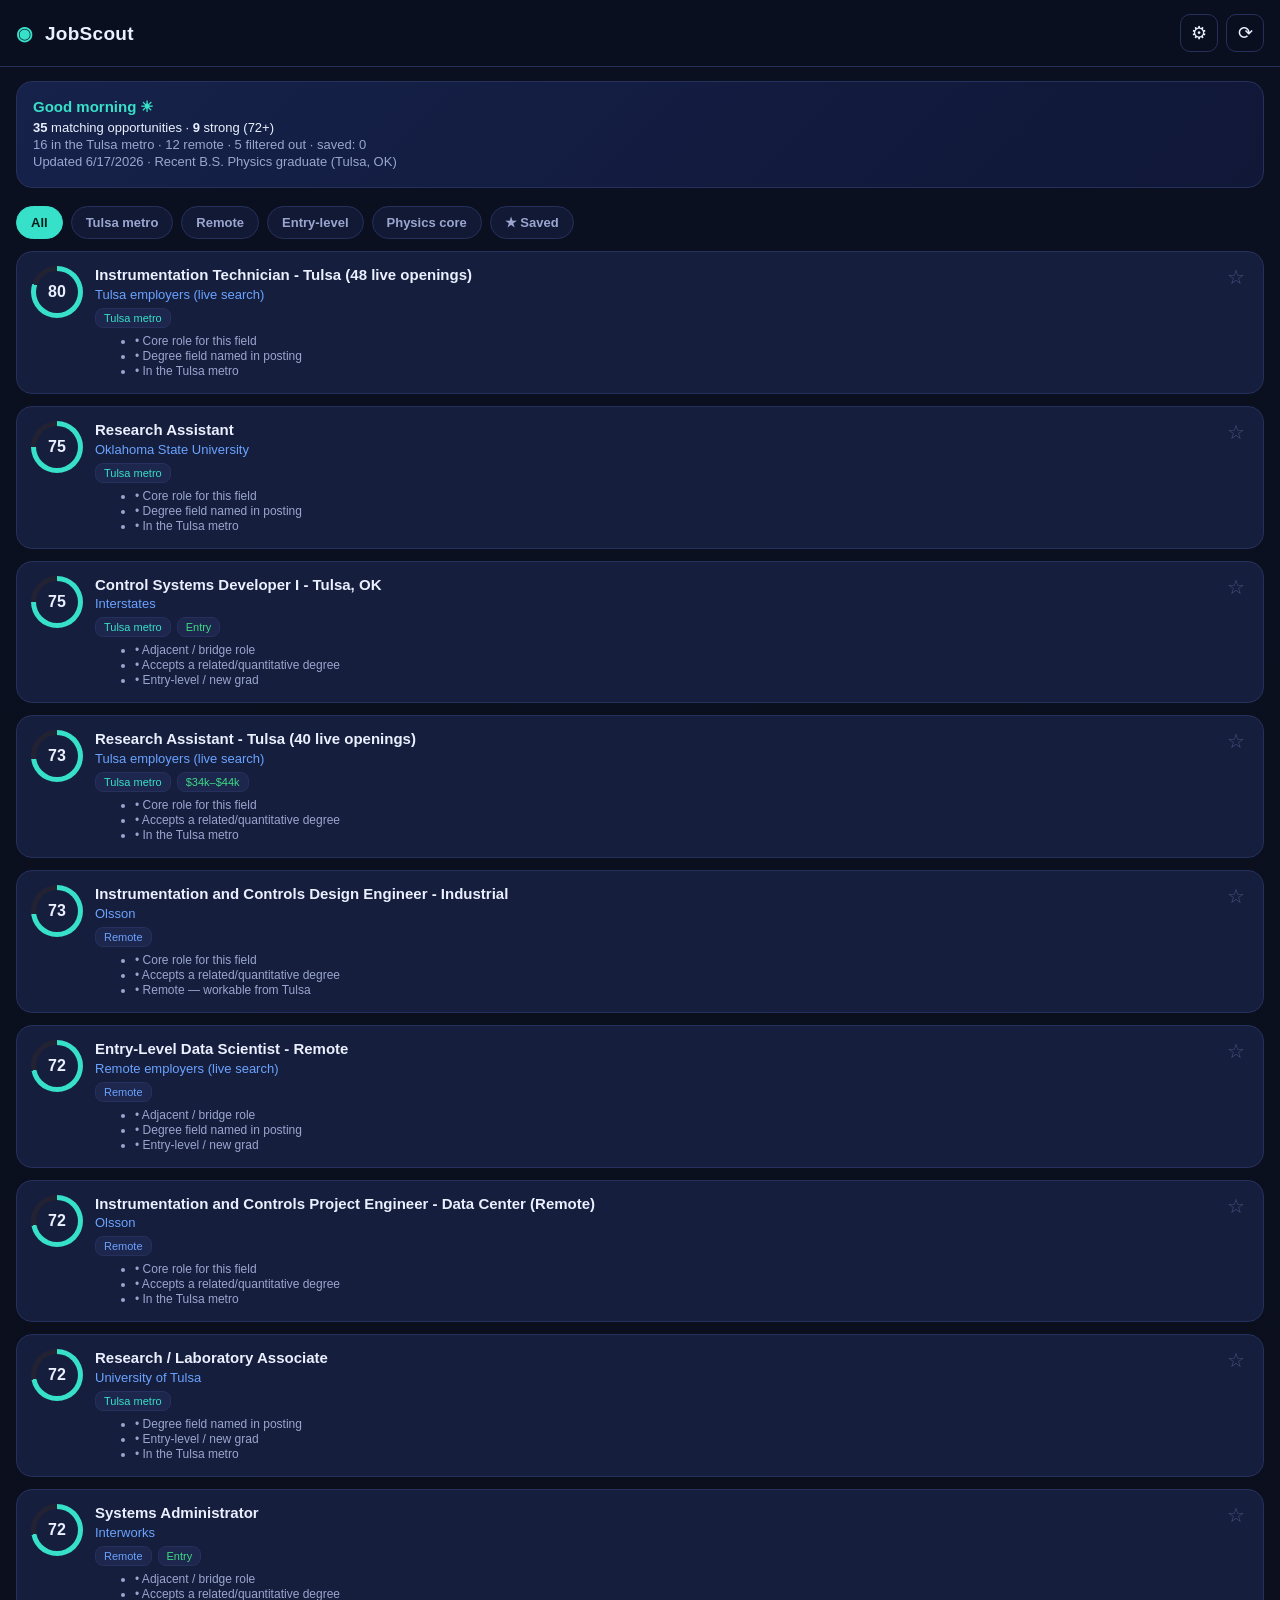
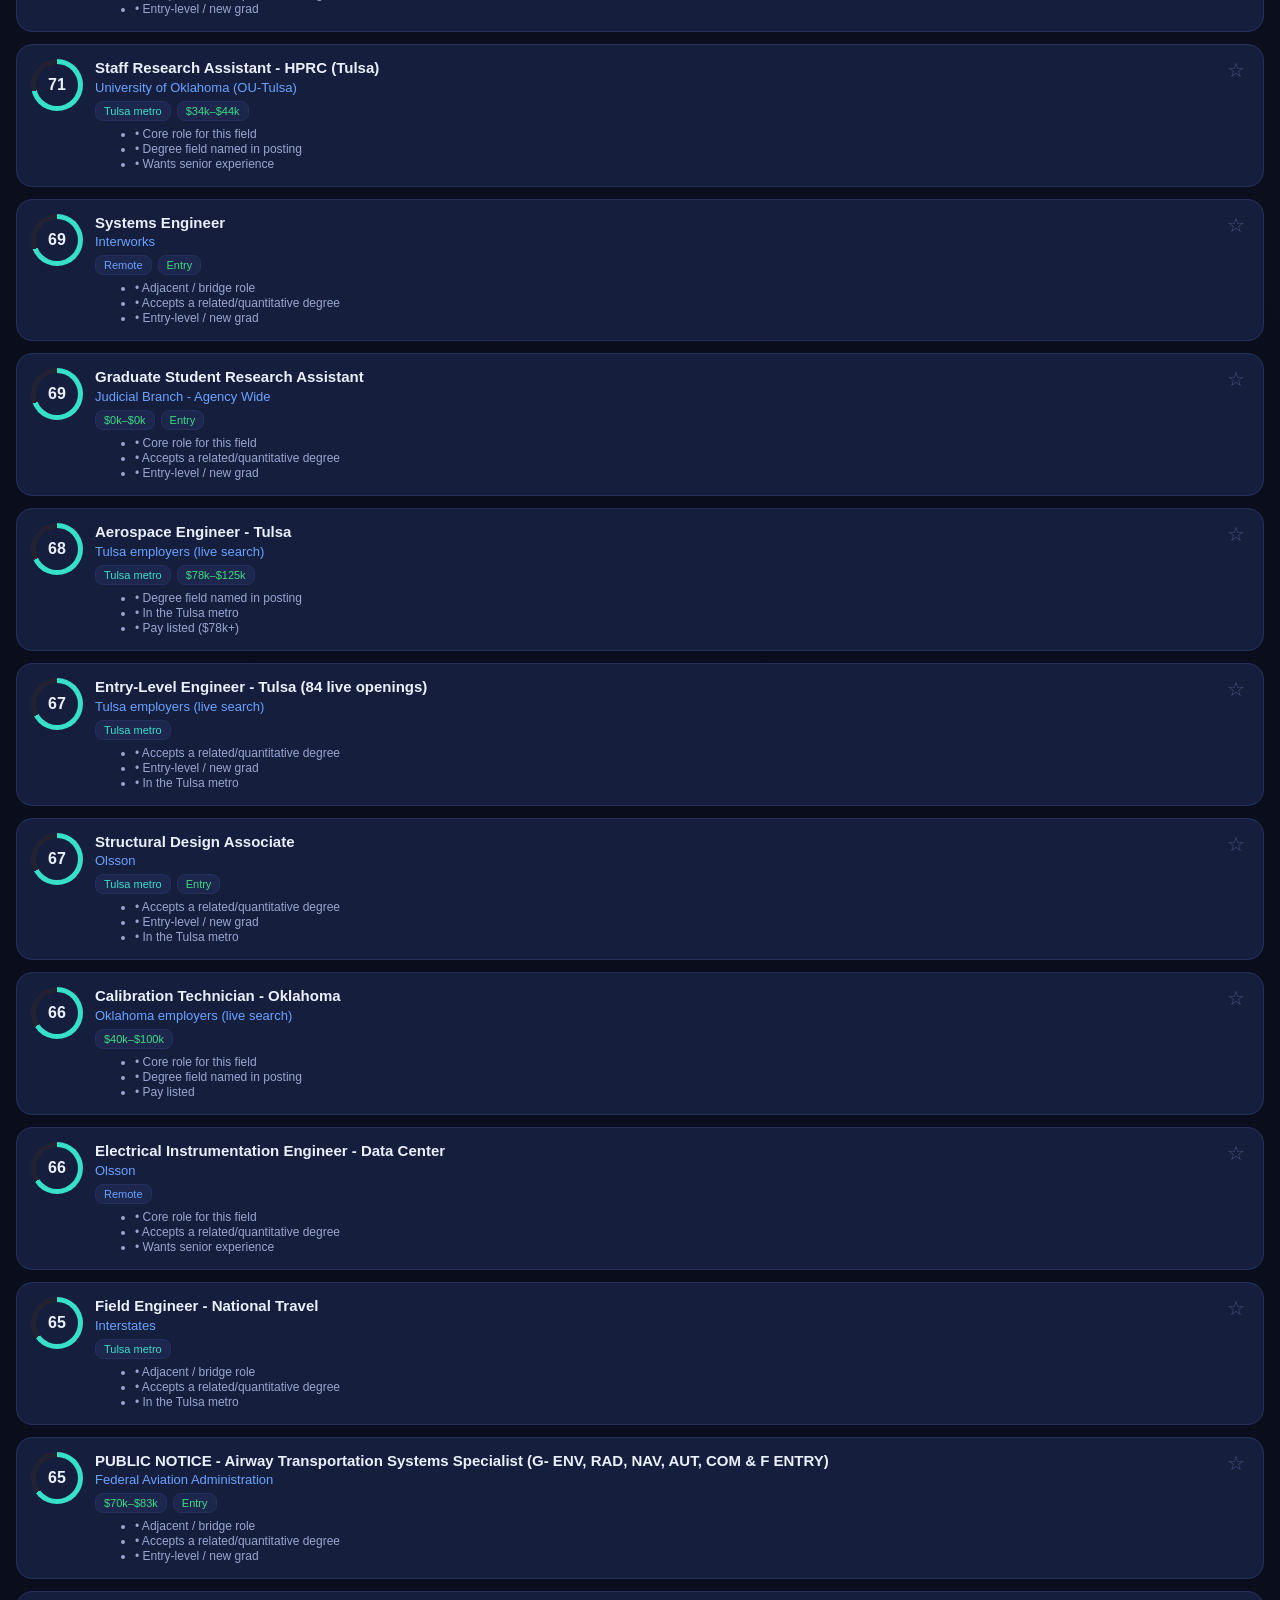
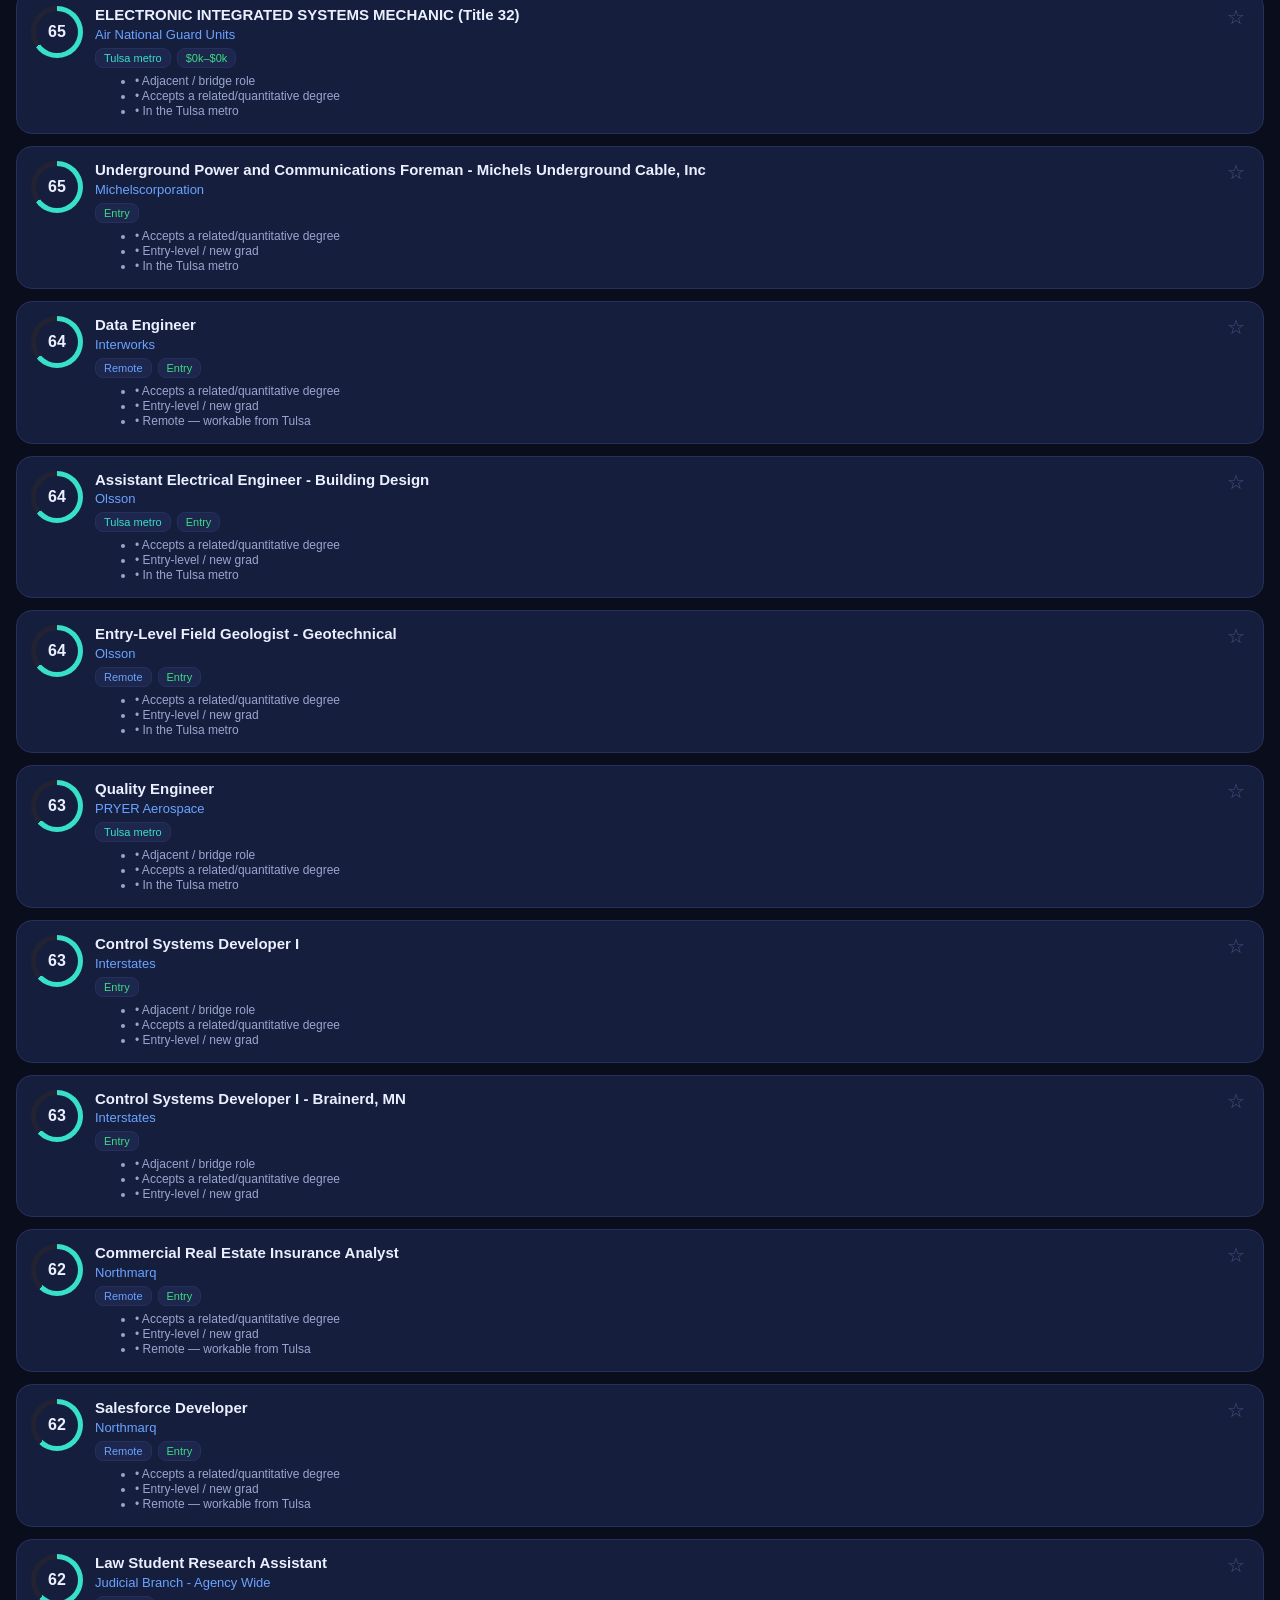
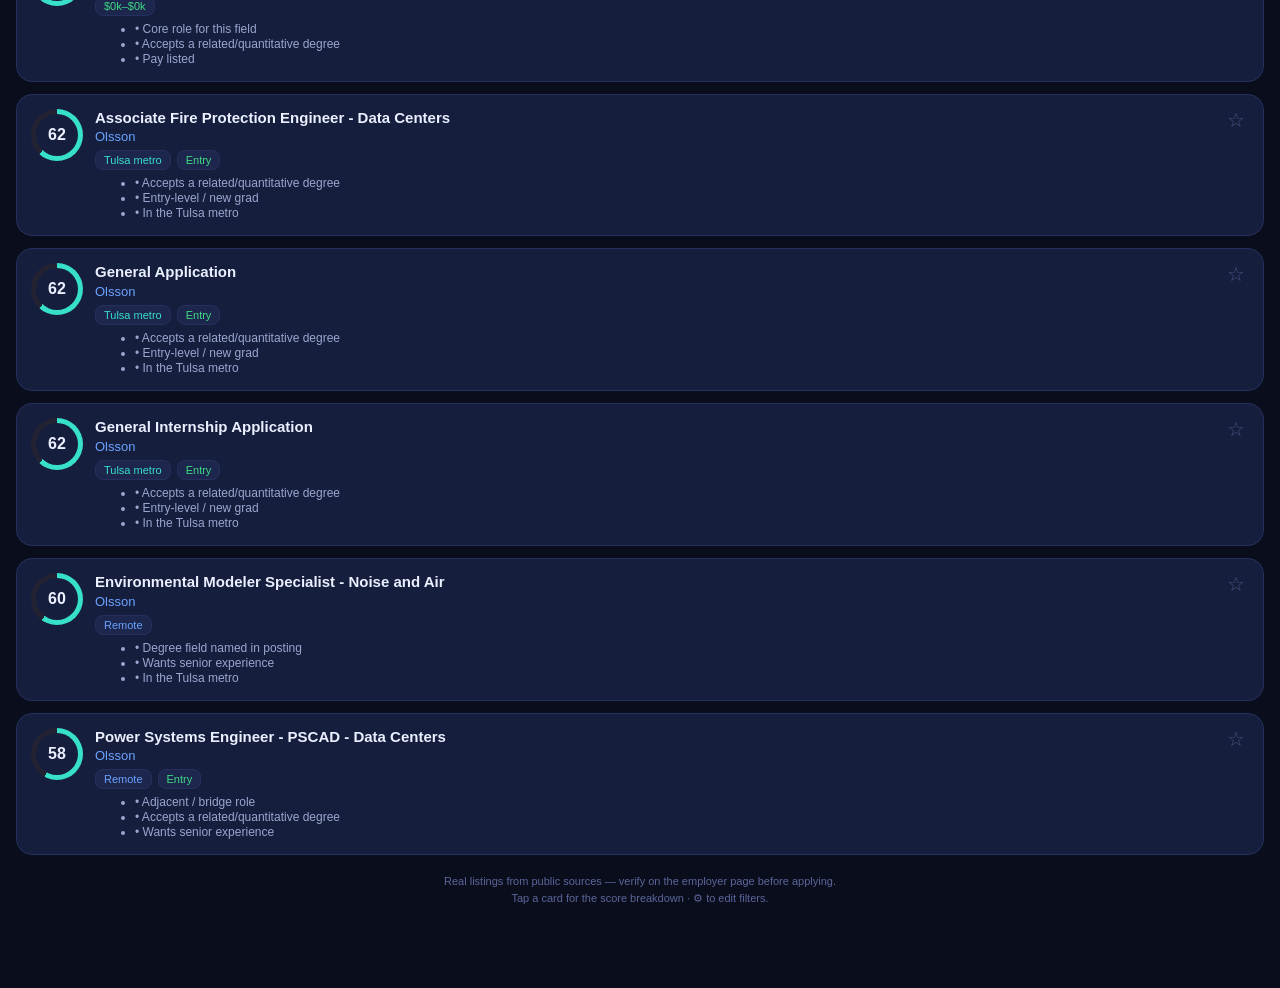
<file: physics/preview.html>
<!DOCTYPE html>
<html lang="en">
<head>
<meta charset="utf-8">
<meta name="viewport" content="width=device-width, initial-scale=1, viewport-fit=cover">
<meta name="theme-color" content="#0b1020">

<link rel="apple-touch-icon" href="icons/icon-192.png">
<style>
:root{
  --bg:#0b1020; --bg2:#121935; --card:#161e3d; --line:#26305c;
  --txt:#eaf0ff; --mut:#9aa6cf; --accent:#37e0c9; --accent2:#6aa3ff;
  --good:#3ddc84; --warn:#ffcf5c; --bad:#ff7a7a; --star:#ffd24a;
}
*{box-sizing:border-box;-webkit-tap-highlight-color:transparent}
body{margin:0;background:linear-gradient(180deg,#0b1020,#0a0e1c 40%);color:var(--txt);
  font-family:-apple-system,BlinkMacSystemFont,"Segoe UI",Roboto,Helvetica,Arial,sans-serif;
  padding-bottom:64px}
.topbar{position:sticky;top:0;z-index:10;display:flex;align-items:center;justify-content:space-between;
  padding:14px 16px calc(14px);background:rgba(11,16,32,.92);backdrop-filter:blur(8px);
  border-bottom:1px solid var(--line);padding-top:max(14px,env(safe-area-inset-top))}
.brand{font-weight:800;font-size:19px;letter-spacing:.3px}
.logo{color:var(--accent);margin-right:6px}
.ghost{background:transparent;border:1px solid var(--line);color:var(--txt);border-radius:10px;
  width:38px;height:38px;font-size:18px}
.briefing{margin:14px 16px;padding:16px;border-radius:16px;
  background:linear-gradient(135deg,#16224a,#101737);border:1px solid var(--line)}
.briefing h2{margin:0 0 4px;font-size:15px;color:var(--accent)}
.briefing p{margin:2px 0;font-size:13px;color:var(--mut)}
.briefing .big{font-size:13px;color:var(--txt)}
.filters{display:flex;gap:8px;overflow-x:auto;padding:4px 16px 12px;scrollbar-width:none}
.filters::-webkit-scrollbar{display:none}
.chip{white-space:nowrap;background:var(--bg2);border:1px solid var(--line);color:var(--mut);
  padding:8px 14px;border-radius:999px;font-size:13px;font-weight:600}
.chip.active{background:var(--accent);color:#04201c;border-color:var(--accent)}
.list{display:flex;flex-direction:column;gap:12px;padding:0 16px}
.jobcard{background:var(--card);border:1px solid var(--line);border-radius:16px;padding:14px;
  display:flex;gap:12px;align-items:flex-start;position:relative}
.score{flex:0 0 52px;width:52px;height:52px;border-radius:50%;display:grid;place-items:center;
  font-weight:800;font-size:16px;background:conic-gradient(var(--accent) calc(var(--p)*1%),#223 0);}
.score span{width:42px;height:42px;border-radius:50%;background:var(--card);display:grid;place-items:center}
.jc-body{flex:1;min-width:0}
.jc-title{font-weight:700;font-size:15px;line-height:1.25;margin:0 0 2px}
.jc-co{font-size:13px;color:var(--accent2);margin:0 0 6px}
.tags{display:flex;flex-wrap:wrap;gap:6px;margin:6px 0}
.tag{font-size:11px;padding:3px 8px;border-radius:8px;background:#1d264d;color:var(--mut);border:1px solid var(--line)}
.tag.loc{color:var(--accent)} .tag.rem{color:var(--accent2)} .tag.sal{color:var(--good)}
.tag.entry{color:var(--good)} .tag.warn{color:var(--warn)}
.reasons{margin:6px 0 0;font-size:12px;color:var(--mut)}
.reasons li{margin:1px 0}
.star{position:absolute;top:12px;right:12px;background:transparent;border:none;color:#46507e;font-size:20px}
.star.on{color:var(--star)}
.sheet{position:fixed;inset:0;z-index:30;background:rgba(4,7,16,.6);display:flex;
  align-items:flex-end;justify-content:center}
.sheet.hidden{display:none}
.sheet-card{background:var(--bg2);width:100%;max-width:560px;max-height:82vh;overflow:auto;
  border-radius:20px 20px 0 0;padding:20px;border:1px solid var(--line)}
.sheet-card h2{margin:0 0 4px;font-size:18px}
.sheet-card .desc{font-size:14px;color:var(--mut);line-height:1.5;white-space:pre-wrap}
.subbars{margin:14px 0}
.bar{display:flex;align-items:center;gap:8px;margin:4px 0;font-size:12px;color:var(--mut)}
.bar .track{flex:1;height:7px;background:#223;border-radius:6px;overflow:hidden}
.bar .fill{height:100%;background:linear-gradient(90deg,var(--accent2),var(--accent))}
.applybtn{display:block;text-align:center;margin-top:12px;background:var(--accent);color:#04201c;
  font-weight:800;text-decoration:none;padding:14px;border-radius:14px}
.sheet-close{position:fixed;top:14px;right:16px;z-index:31;background:var(--card);color:var(--txt);
  border:1px solid var(--line);border-radius:10px;padding:8px 14px}
.foot{text-align:center;color:#5b659a;font-size:11px;padding:18px 24px;line-height:1.5}
.empty{text-align:center;color:var(--mut);padding:40px 20px}

/* --- settings / filter editor --- */
.topactions{display:flex;gap:8px}
.set-sec{margin:14px 0}
.set-sec h3{font-size:13px;color:var(--accent);margin:0 0 8px;font-weight:600}
.set-sec p.hint{font-size:12px;color:var(--mut);margin:0 0 8px}
.chiplist{display:flex;flex-wrap:wrap;gap:6px;margin-bottom:8px}
.fchip{display:inline-flex;align-items:center;gap:6px;font-size:12px;padding:5px 8px;border-radius:8px;
  background:#1d264d;border:1px solid var(--line);color:var(--txt)}
.fchip.off{opacity:.4;text-decoration:line-through}
.fchip b{cursor:pointer;color:var(--bad);font-weight:700}
.addrow{display:flex;gap:8px}
.addrow input{flex:1;background:#0e1430;border:1px solid var(--line);color:var(--txt);
  border-radius:10px;padding:10px;font-size:13px}
.addrow button{background:var(--accent);color:#04201c;border:none;border-radius:10px;padding:0 14px;font-weight:700}
.toggle{display:flex;align-items:center;justify-content:space-between;padding:10px 0;border-top:1px solid var(--line);font-size:14px}
.switch{width:46px;height:26px;border-radius:999px;background:#2a3360;position:relative;border:none}
.switch.on{background:var(--accent)}
.switch i{position:absolute;top:3px;left:3px;width:20px;height:20px;border-radius:50%;background:#fff;transition:left .15s}
.switch.on i{left:23px}
.resetbtn{width:100%;margin-top:14px;background:transparent;border:1px solid var(--line);color:var(--mut);
  padding:12px;border-radius:12px;font-size:13px}
.jobcard.hidden-job{opacity:.5}
.tag.hide{color:var(--bad)}

</style>
<title>JobScout</title>
</head>
<body>
<header class="topbar">
  <div class="brand"><span class="logo">◉</span> JobScout</div>
  <div class="topactions">
    <button id="settingsBtn" class="ghost" title="Filters" aria-label="Filters">⚙</button>
    <button id="refreshBtn" class="ghost" title="Reload" aria-label="Reload">⟳</button>
  </div>
</header>

<section class="briefing" id="briefing"></section>

<nav class="filters" id="filters">
  <button class="chip active" data-f="all">All</button>
  <button class="chip" data-f="tulsa">Tulsa metro</button>
  <button class="chip" data-f="remote">Remote</button>
  <button class="chip" data-f="entry">Entry-level</button>
  <button class="chip" data-f="strong">Physics core</button>
  <button class="chip" data-f="saved">★ Saved</button>
</nav>

<main id="list" class="list"></main>

<div id="sheet" class="sheet hidden">
  <div class="sheet-card" id="sheetCard"></div>
  <button class="sheet-close" id="sheetClose">Close</button>
</div>

<div id="settings" class="sheet hidden">
  <div class="sheet-card" id="settingsCard"></div>
  <button class="sheet-close" id="settingsClose">Done</button>
</div>

<footer class="foot" id="foot"></footer>
<script>window.__J__={
  "generated_at": "2026-06-17T18:22:24.071546+00:00",
  "profile": "Recent B.S. Physics graduate (Tulsa, OK)",
  "count": 40,
  "total_seen": 663,
  "jobs": [
    {
      "source": "search:talent.com",
      "source_job_id": null,
      "company_name": "Tulsa-area school districts",
      "title": "Physics Teacher",
      "location_text": "Tulsa, OK",
      "city": null,
      "state": null,
      "remote_type": "onsite",
      "employment_type": "full-time",
      "seniority": "unknown",
      "salary_min": 54538.0,
      "salary_max": 86460.0,
      "currency": "USD",
      "description": "Physics teacher openings across Tulsa-area schools. Average ~$69,020/yr. Strong fit for a physics graduate (alternative certification paths available in Oklahoma).",
      "apply_url": "https://www.talent.com/jobs/k-physics-teacher-l-tulsa-ok",
      "posted_at": null,
      "scraped_at": "2026-06-17T18:21:55.887011+00:00",
      "skills": [],
      "fit_score": 80.8,
      "fit_reason": [
        "Core role for this field",
        "Degree field named in posting",
        "In the Tulsa metro"
      ],
      "sub_scores": {
        "title": 25.0,
        "degree": 20.0,
        "entry": 8.2,
        "location": 15.0,
        "salary": 10.0,
        "skills": 0.0,
        "freshness": 2.5
      },
      "excluded_reason": "title contains 'teacher'"
    },
    {
      "source": "search:glassdoor",
      "source_job_id": null,
      "company_name": "Tulsa employers (live search)",
      "title": "Instrumentation Technician - Tulsa (48 live openings)",
      "location_text": "Tulsa, OK",
      "city": null,
      "state": null,
      "remote_type": "onsite",
      "employment_type": "full-time",
      "seniority": "unknown",
      "salary_min": null,
      "salary_max": null,
      "currency": "USD",
      "description": "Live search lane: 48 instrumentation technician openings in the Tulsa metro. Installation, calibration, and maintenance of measurement and control instruments. Excellent physics-to-industry bridge.",
      "apply_url": "https://www.glassdoor.com/Job/tulsa-instrumentation-technician-jobs-SRCH_IL.0,5_IC1137055_KO6,32.htm",
      "posted_at": null,
      "scraped_at": "2026-06-17T18:21:55.887014+00:00",
      "skills": [],
      "fit_score": 80.2,
      "fit_reason": [
        "Core role for this field",
        "Degree field named in posting",
        "In the Tulsa metro"
      ],
      "sub_scores": {
        "title": 25.0,
        "degree": 20.0,
        "entry": 8.2,
        "location": 15.0,
        "salary": 4.5,
        "skills": 5.0,
        "freshness": 2.5
      },
      "excluded_reason": ""
    },
    {
      "source": "employer:jobs.okstate.edu",
      "source_job_id": null,
      "company_name": "Oklahoma State University",
      "title": "Research Assistant",
      "location_text": "Oklahoma (Tulsa/Stillwater)",
      "city": null,
      "state": null,
      "remote_type": "onsite",
      "employment_type": "full-time",
      "seniority": "unknown",
      "salary_min": null,
      "salary_max": null,
      "currency": "USD",
      "description": "Research assistant responsible for recruiting study subjects, data collection, and conducting supportive research tasks. Quantitative/STEM bachelor's degree. Suitable for a recent physics graduate.",
      "apply_url": "https://jobs.okstate.edu/",
      "posted_at": null,
      "scraped_at": "2026-06-17T18:21:55.886991+00:00",
      "skills": [],
      "fit_score": 75.2,
      "fit_reason": [
        "Core role for this field",
        "Degree field named in posting",
        "In the Tulsa metro"
      ],
      "sub_scores": {
        "title": 25.0,
        "degree": 20.0,
        "entry": 8.2,
        "location": 15.0,
        "salary": 4.5,
        "skills": 0.0,
        "freshness": 2.5
      },
      "excluded_reason": ""
    },
    {
      "source": "employer:saintfrancis",
      "source_job_id": null,
      "company_name": "Saint Francis Health System",
      "title": "Medical Laboratory Technician - Outreach Lab",
      "location_text": "Tulsa, OK",
      "city": null,
      "state": null,
      "remote_type": "onsite",
      "employment_type": "full-time",
      "seniority": "unknown",
      "salary_min": null,
      "salary_max": null,
      "currency": "USD",
      "description": "Collects and prepares specimens for testing and conducts routine laboratory tests. Requires college science prerequisite coursework. Strong bridge role for a physics graduate with lab experience.",
      "apply_url": "https://www.career.com/job/saint-francis-health-system/tech-lab-student/j202207181519232207444",
      "posted_at": null,
      "scraped_at": "2026-06-17T18:21:55.887000+00:00",
      "skills": [],
      "fit_score": 75.2,
      "fit_reason": [
        "Core role for this field",
        "Degree field named in posting",
        "In the Tulsa metro"
      ],
      "sub_scores": {
        "title": 25.0,
        "degree": 20.0,
        "entry": 8.2,
        "location": 15.0,
        "salary": 4.5,
        "skills": 0.0,
        "freshness": 2.5
      },
      "excluded_reason": "clinical/medical-credential role ('medical lab')"
    },
    {
      "source": "greenhouse:interstates",
      "source_job_id": "4021259009",
      "company_name": "Interstates",
      "title": "Control Systems Developer I - Tulsa, OK",
      "location_text": "Tulsa, OK",
      "city": "Tulsa",
      "state": "OK",
      "remote_type": "onsite",
      "employment_type": "unknown",
      "seniority": "entry",
      "salary_min": null,
      "salary_max": null,
      "currency": "USD",
      "description": "&lt;div class=&quot;content-intro&quot;&gt;&lt;h4 data-start=&quot;435&quot; data-end=&quot;797&quot;&gt;Take Charge of Your Career at Interstates&lt;/h4&gt;\n&lt;p data-start=&quot;435&quot; data-end=&quot;797&quot;&gt;At Interstates, we don\u2019t just show up to work, we show up for each other. From our headquarters in Iowa to job sites across the country, we\u2019re doing award-winning electrical, controls, automation, and OT work that powers industrial facilities for clients here in the U.S. and around the world. Whether you\u2019re bending conduit, wiring panels, writing code, supporting projects, or helping things run behind the scenes, you\u2019ll be part of a crew that works hard, shares laughs, and takes pride in doing quality work. We believe in building strong teams, doing the right thing, and making a difference in the communities where we live. If you want to grow and do meaningful work, you\u2019ll feel at home here.&amp;nbsp;&lt;/p&gt;\n&lt;hr&gt;&lt;/div&gt;&lt;p&gt;As a &lt;strong&gt;Control Systems Developer I&lt;/strong&gt;, you&#39;ll play a hands-on role in designing, programming, and launching automation solutions for diverse manufacturing clients. You\u2019ll collaborate with a talented, multidisciplinary team to deliver projects that make an impact on our clients\u2019 operations every day. Joining Interstates means becoming part of a family\u2014one that supports your growth and values your contributions.&lt;/p&gt;\n&lt;p&gt;&lt;strong&gt;Responsibilities:&lt;/strong&gt;&lt;/p&gt;\n&lt;ul&gt;\n&lt;li&gt;&lt;strong&gt;PLC Programming&lt;/strong&gt;: Develop, test, and implement PLC code for industrial automation systems.&lt;/li&gt;\n&lt;li&gt;&lt;strong&gt;HMI Development&lt;/strong&gt;: Design and configure Human Machine Interface (HMI) applications for process control and monitoring.&lt;/li&gt;\n&lt;li&gt;&lt;strong&gt;Project Documentation&lt;/strong&gt;: Create thorough and accurate project documentation, including system descriptions, operator manuals, and change logs.&lt;/li&gt;\n&lt;li&gt;&lt;strong&gt;Team Collaboration&lt;/strong&gt;: Work closely with clients, electrical engineers, control system programmers, and information system specialists to deliver integrated solutions.&lt;/li&gt;\n&lt;li&gt;&lt;strong&gt;On-Site Implementation&lt;/strong&gt;: Commission and launch control systems on-site; provide troubleshooting, technical support, and operator training to ensure project success.&lt;/li&gt;\n&lt;li&gt;&lt;strong&gt;Client Interaction&lt;/strong&gt;: Build lasting relationships by communicating professionally, anticipating needs, and exceeding expectations.&lt;/li&gt;\n&lt;li&gt;&lt;strong&gt;Continuous Learning&lt;/strong&gt;: Stay up-to-date on industry trends and technologies to drive continuous improvement and innovation.&lt;/li&gt;\n&lt;li&gt;&lt;strong&gt;Other Duties as Assigned&lt;/strong&gt;: Flex and grow with a supportive team, tackling new challenges and learning every day.&lt;/li&gt;\n&lt;/ul&gt;\n&lt;p&gt;&lt;strong&gt;Preferred skills or industry knowledge:&lt;/strong&gt;&lt;/p&gt;\n&lt;ul&gt;\n&lt;li&gt;Value-add Ag such as: Ethanol, Seed Oil, Petfood&lt;/li&gt;\n&lt;li&gt;Food &amp;amp; Bev&lt;/li&gt;\n&lt;li&gt;Continuous Process&lt;/li&gt;\n&lt;/ul&gt;\n&lt;p&gt;&lt;strong&gt;Knowledge and Expertise for this Role&lt;/strong&gt;&lt;/p&gt;\n&lt;ul&gt;\n&lt;li&gt;Bachelor&#39;s degree (B.A., B.S.) from four-year college or university with an emphasis in some branch of Engineering (Electrical, Mechanical, Chemical, etc.) or Associate\u2019s degree (A.A., A.S.) from a two-year community college or technical school with an emphasis in Instrumentation and Controls preferred.&lt;/li&gt;\n&lt;li&gt;Or equivalent combination of education and related experience/training&lt;/li&gt;\n&lt;li&gt;Experience in programming in the Industrial Environment, implementing Industrial Control Software (Startup) and experience in dealing with customers regarding system requirements&lt;/li&gt;\n&lt;li&gt;Experience with object oriented programming, user interface",
      "apply_url": "https://www.interstates.com/careers/jobs?gh_jid=4021259009&gh_jid=4021259009",
      "posted_at": "2026-06-16T15:46:54-04:00",
      "scraped_at": "2026-06-17T18:21:56.580274+00:00",
      "skills": [],
      "fit_score": 74.5,
      "fit_reason": [
        "Adjacent / bridge role",
        "Accepts a related/quantitative degree",
        "Entry-level / new grad"
      ],
      "sub_scores": {
        "title": 17.5,
        "degree": 15.0,
        "entry": 15.0,
        "location": 15.0,
        "salary": 4.5,
        "skills": 2.5,
        "freshness": 5.0
      },
      "excluded_reason": ""
    },
    {
      "source": "search:indeed",
      "source_job_id": null,
      "company_name": "Tulsa employers (live search)",
      "title": "Research Assistant - Tulsa (40 live openings)",
      "location_text": "Tulsa, OK",
      "city": null,
      "state": null,
      "remote_type": "onsite",
      "employment_type": "full-time",
      "seniority": "unknown",
      "salary_min": 33600.0,
      "salary_max": 43700.0,
      "currency": "USD",
      "description": "Live search lane: 40 research assistant openings in Tulsa across universities, health systems, and labs. Data collection, lab support, study coordination.",
      "apply_url": "https://www.indeed.com/q-Research-Assistant-l-Tulsa,-OK-jobs.html",
      "posted_at": null,
      "scraped_at": "2026-06-17T18:21:55.887031+00:00",
      "skills": [],
      "fit_score": 72.8,
      "fit_reason": [
        "Core role for this field",
        "Accepts a related/quantitative degree",
        "In the Tulsa metro"
      ],
      "sub_scores": {
        "title": 25.0,
        "degree": 15.0,
        "entry": 8.2,
        "location": 15.0,
        "salary": 7.0,
        "skills": 0.0,
        "freshness": 2.5
      },
      "excluded_reason": ""
    },
    {
      "source": "greenhouse:olsson",
      "source_job_id": "4631573008",
      "company_name": "Olsson",
      "title": "Instrumentation and Controls Design Engineer - Industrial",
      "location_text": "Arkansas - Remote; Dallas, TX; Des Moines, IA; Fayetteville, AR; Fort Worth, TX; Kansas City, MO; Lincoln, NE; Little Rock, AR; Nebraska - Remote; North Kansas City, MO; Omaha, NE; Overland Park, KS; Remote",
      "city": "Arkansas - Remote; Dallas",
      "state": "TX",
      "remote_type": "remote",
      "employment_type": "unknown",
      "seniority": "unknown",
      "salary_min": null,
      "salary_max": null,
      "currency": "USD",
      "description": "&lt;div class=&quot;content-intro&quot;&gt;&lt;div&gt;\n&lt;h2 class=&quot;title&quot;&gt;Company Description&lt;/h2&gt;\n&lt;/div&gt;\n&lt;p&gt;We are Olsson. We engineer and design solutions that improve the world around us. As a company, we promise to always be responsive, transparent, and focused on results \u2013 for our people, our clients, and our company.&lt;/p&gt;\n&lt;p&gt;We\u2019re a people-centric firm, so it\u2019s no surprise our greatest asset is our people. The impact this creates is an environment that encourages our people to grow and be creative with their talents. This approach builds a culture that is uniquely Olsson. It allows us to grow our people as we grow our business. This, in turn, creates a lasting impact on the world around us.&lt;/p&gt;&lt;/div&gt;&lt;section id=&quot;st-jobDescription&quot; class=&quot;job-section&quot;&gt;\n&lt;div class=&quot;wysiwyg&quot;&gt;\n&lt;p&gt;&lt;/p&gt;\n&lt;h2 class=&quot;title&quot;&gt;Job Description&lt;/h2&gt;\n&lt;p&gt;Join our Industrial team, where innovation is cultivated in an environment of excellence within the industrial sector! Our offices serve as a professional collaborative environment for engineers and designers, providing an atmosphere that values our employees and embraces multiple \u201cBest Places to Work\u201d awards. As industrial facility professionals, we set trends, navigate diverse challenges, and reward ambitious employees. Experience the excitement of contributing to cutting-edge projects such as ethanol plant improvements, renewable natural gas plant greenfield designs, and ag-industrial process facility designs, among others. With a commitment to a flexible yet disciplined work culture, our close-knit camaraderie continually provides our community of accomplished professionals the keys to a successful career!&amp;nbsp;&lt;/p&gt;\n&lt;p&gt;As a &lt;span data-teams=&quot;true&quot;&gt;Instrumentation and Controls Design Engineer&lt;/span&gt; you will be joining a fun, growing, team of other &lt;span data-teams=&quot;true&quot;&gt;Instrumentation and Controls Design Engineer&lt;/span&gt;, Control System Integration Engineers, and Technicians. Your primary role will be designing instrumentation and control systems for our industrial market. This role will communicate and coordinate with other engineering disciplines, teams, subconsultants, clients, vendors, and contractors to learn, implement, and verify control systems are designed and constructed properly. You will be responsible for managing your tasks including instrumentation and control system design, specifications, and drawings. This position may require occasional travel to project sites for meetings, information collection, and construction administration.&lt;/p&gt;\n&lt;p&gt;&lt;strong&gt;Additional duties will include:&lt;/strong&gt;&lt;/p&gt;\n&lt;ul&gt;\n&lt;li&gt;Selection and specification of process instrumentation.&lt;/li&gt;\n&lt;li&gt;Selection and specification of Programmable Logic Controllers (PLCs) and Human Machine Interface (HMI) equipment.&lt;/li&gt;\n&lt;li&gt;Selection and specification of networking components and media including copper, fiber, and wireless hardware.&lt;/li&gt;\n&lt;li&gt;Development of control system sequences of operations.&lt;/li&gt;\n&lt;li&gt;Submittal review and field inspections.&lt;/li&gt;\n&lt;li&gt;Project Management.&lt;/li&gt;\n&lt;/ul&gt;\n&lt;p&gt;&lt;em&gt;We have one current opening and will consider candidates located out of our Lincoln, NE, Omaha, NE office or working remotely.&amp;nbsp;&lt;/em&gt;&lt;/p&gt;\n&lt;/div&gt;\n&lt;/section&gt;\n&lt;section id=&quot;st-qualifications&quot; class=&quot;job-section&quot;&gt;\n&lt;div&gt;\n&lt;h2 class=&quot;title&quot;&gt;Qualifications&lt;/h2&gt;\n&lt;/div&gt;\n&lt;div class=&quot;wysiwyg&quot;&gt;\n&lt;p&gt;&lt;strong&gt;You are passionate about:&lt;/strong&gt;&lt;/p&gt;\n&lt;ul&gt;\n&lt;li&gt;Working collaboratively with others&lt;/li&gt;\n&lt;li&gt;Having ownership in the work you do&lt;/li&gt;\n&lt;li&gt;Using your talents to posit",
      "apply_url": "https://job-boards.greenhouse.io/olsson/jobs/4631573008",
      "posted_at": "2026-05-22T10:45:15-04:00",
      "scraped_at": "2026-06-17T18:21:56.967781+00:00",
      "skills": [],
      "fit_score": 72.5,
      "fit_reason": [
        "Core role for this field",
        "Accepts a related/quantitative degree",
        "Remote \u2014 workable from Tulsa"
      ],
      "sub_scores": {
        "title": 25.0,
        "degree": 15.0,
        "entry": 8.2,
        "location": 12.8,
        "salary": 4.5,
        "skills": 5.0,
        "freshness": 2.0
      },
      "excluded_reason": ""
    },
    {
      "source": "search:glassdoor",
      "source_job_id": null,
      "company_name": "Remote employers (live search)",
      "title": "Entry-Level Data Scientist - Remote",
      "location_text": "Remote",
      "city": null,
      "state": null,
      "remote_type": "remote",
      "employment_type": "full-time",
      "seniority": "unknown",
      "salary_min": null,
      "salary_max": null,
      "currency": "USD",
      "description": "Live search lane: 48 entry-level remote data scientist roles. Postings explicitly list 'Physics' among accepted degrees. Up to 2 years postgraduate experience eligible. Remote - workable from Tulsa.",
      "apply_url": "https://www.glassdoor.com/Job/remote-entry-level-data-scientist-jobs-SRCH_IL.0,6_IS11047_KO7,33.htm",
      "posted_at": null,
      "scraped_at": "2026-06-17T18:21:55.887027+00:00",
      "skills": [],
      "fit_score": 72.2,
      "fit_reason": [
        "Adjacent / bridge role",
        "Degree field named in posting",
        "Entry-level / new grad"
      ],
      "sub_scores": {
        "title": 17.5,
        "degree": 20.0,
        "entry": 15.0,
        "location": 12.8,
        "salary": 4.5,
        "skills": 0.0,
        "freshness": 2.5
      },
      "excluded_reason": ""
    },
    {
      "source": "greenhouse:olsson",
      "source_job_id": "5066707008",
      "company_name": "Olsson",
      "title": "Instrumentation and Controls Project Engineer - Data Center (Remote) ",
      "location_text": "Arizona - Remote; Arkansas - Remote; Colorado - Remote; Florida - Remote; Georgia - Remote; Idaho - Remote; Illinois - Remote; Indiana - Remote; Iowa - Remote; Kansas - Remote; Kentucky - Remote; Louisiana - Remote; Michigan - Remote; Minnesota - Remote; Mississippi - Remote; Missouri - Remote; Montana - Remote; Nebraska - Remote; Nevada - Remote; New Mexico - Remote; North Carolina - Remote; North Dakota - Remote; Ohio - Remote; Oklahoma - Remote; Oregon - Remote; Pennsylvania - Remote; South Carolina - Remote; South Dakota - Remote; Tennessee - Remote; Texas - Remote; Utah - Remote; Virginia - Remote; Washington - Remote; West Virginia - Remote; Wisconsin - Remote; Wyoming - Remote",
      "city": "Arizona - Remote; Arkansas - Remote; Col",
      "state": "OK",
      "remote_type": "remote",
      "employment_type": "unknown",
      "seniority": "unknown",
      "salary_min": null,
      "salary_max": null,
      "currency": "USD",
      "description": "&lt;div class=&quot;content-intro&quot;&gt;&lt;div&gt;\n&lt;h2 class=&quot;title&quot;&gt;Company Description&lt;/h2&gt;\n&lt;/div&gt;\n&lt;p&gt;We are Olsson. We engineer and design solutions that improve the world around us. As a company, we promise to always be responsive, transparent, and focused on results \u2013 for our people, our clients, and our company.&lt;/p&gt;\n&lt;p&gt;We\u2019re a people-centric firm, so it\u2019s no surprise our greatest asset is our people. The impact this creates is an environment that encourages our people to grow and be creative with their talents. This approach builds a culture that is uniquely Olsson. It allows us to grow our people as we grow our business. This, in turn, creates a lasting impact on the world around us.&lt;/p&gt;&lt;/div&gt;&lt;p&gt;&lt;span style=&quot;font-size: 18pt;&quot;&gt;&lt;strong&gt;Job Description&lt;/strong&gt;&lt;/span&gt;&lt;/p&gt;\n&lt;p&gt;As an Instrumentation and Controls Project Engineer you will be joining a growing team of other Electrical and Control System Engineers, Control System Integration Engineers, and Technicians. This position will be designing instrumentation and control systems for Data Centers. Projects range from high level conceptual designs, detailed site designs and retrofits, factory witness testing of equipment, and construction administration and verification. This role will communicate and coordinate with other engineering disciplines, teams, subconsultants, clients, vendors, and contractors to learn, implement, and verify Data Center Building Management Systems are designed and constructed properly. You will be responsible for managing your tasks including the Building Management System (BMS) design, specifications, and drawings. This position may require occasional travel to project sites for meetings, information collection, and construction administration.&lt;/p&gt;\n&lt;p&gt;&lt;strong&gt;Additional duties will include:&lt;/strong&gt;&lt;/p&gt;\n&lt;ul&gt;\n&lt;li&gt;Selection and specification of process instrumentation.&lt;/li&gt;\n&lt;li&gt;Selection and specification of Programmable Logic Controllers (PLCs) and Human Machine Interface (HMI) equipment.&lt;/li&gt;\n&lt;li&gt;Selection and specification of networking components and media including copper, fiber, and wireless hardware.&lt;/li&gt;\n&lt;li&gt;Development of control system (BMS) sequences of operations.&lt;/li&gt;\n&lt;li&gt;Submittal review and field inspections.&lt;/li&gt;\n&lt;li&gt;Task Management&lt;/li&gt;\n&lt;/ul&gt;\n&lt;div&gt;\n&lt;h2 class=&quot;title&quot;&gt;Qualifications&lt;/h2&gt;\n&lt;/div&gt;\n&lt;div class=&quot;wysiwyg&quot;&gt;\n&lt;p&gt;&lt;strong&gt;You are passionate about:&lt;/strong&gt;&lt;/p&gt;\n&lt;ul&gt;\n&lt;li&gt;Working collaboratively with others&lt;/li&gt;\n&lt;li&gt;Having ownership in the work you do&lt;/li&gt;\n&lt;li&gt;Using your talents to positively affect communities&lt;/li&gt;\n&lt;/ul&gt;\n&lt;p&gt;&lt;strong&gt;You bring to the team:&lt;/strong&gt;&lt;/p&gt;\n&lt;ul&gt;\n&lt;li&gt;Strong communication skills.&amp;nbsp;&lt;/li&gt;\n&lt;li&gt;Ability to contribute and work well on a team.&amp;nbsp;&lt;/li&gt;\n&lt;li&gt;6+ years of experience.&amp;nbsp;&lt;/li&gt;\n&lt;li&gt;Attention to&amp;nbsp;and passion for detail.&lt;/li&gt;\n&lt;li&gt;Professional engineering license preferred.&amp;nbsp;&lt;/li&gt;\n&lt;li&gt;Bachelor\u2019s degree in Electrical Engineering, Mechanical Engineering, or related field preferred.&lt;/li&gt;\n&lt;/ul&gt;\n&lt;p&gt;#LI-DD1&lt;/p&gt;\n&lt;/div&gt;&lt;div class=&quot;content-conclusion&quot;&gt;&lt;h2 class=&quot;title&quot;&gt;Additional Information&lt;/h2&gt;\n&lt;p&gt;Olsson specializes in engineering and design, client advisory services, planning, field services, and environmental. Improving the world has been our mindset from the very beginning, back when Olsson first opened for business in 1956. And it will be our mindset for years to come.&lt;/p&gt;\n&lt;p&gt;As an Olsson employee, you will:&lt;/p&gt;\n&lt;ul&gt;\n&lt;li&gt;Receive a co",
      "apply_url": "https://job-boards.greenhouse.io/olsson/jobs/5066707008",
      "posted_at": "2026-05-22T10:45:28-04:00",
      "scraped_at": "2026-06-17T18:21:56.967887+00:00",
      "skills": [],
      "fit_score": 72.2,
      "fit_reason": [
        "Core role for this field",
        "Accepts a related/quantitative degree",
        "In the Tulsa metro"
      ],
      "sub_scores": {
        "title": 25.0,
        "degree": 15.0,
        "entry": 8.2,
        "location": 15.0,
        "salary": 4.5,
        "skills": 2.5,
        "freshness": 2.0
      },
      "excluded_reason": ""
    },
    {
      "source": "employer:utulsa.edu",
      "source_job_id": null,
      "company_name": "University of Tulsa",
      "title": "Research / Laboratory Associate",
      "location_text": "Tulsa, OK",
      "city": null,
      "state": null,
      "remote_type": "onsite",
      "employment_type": "full-time",
      "seniority": "unknown",
      "salary_min": null,
      "salary_max": null,
      "currency": "USD",
      "description": "Engineering Physics department research and laboratory support roles at TU. Lab operations, instrumentation, data analysis. Entry-level openings for recent graduates.",
      "apply_url": "https://utulsa.edu/about/working-at-tu/",
      "posted_at": null,
      "scraped_at": "2026-06-17T18:21:55.886997+00:00",
      "skills": [],
      "fit_score": 72.0,
      "fit_reason": [
        "Degree field named in posting",
        "Entry-level / new grad",
        "In the Tulsa metro"
      ],
      "sub_scores": {
        "title": 10.0,
        "degree": 20.0,
        "entry": 15.0,
        "location": 15.0,
        "salary": 4.5,
        "skills": 5.0,
        "freshness": 2.5
      },
      "excluded_reason": ""
    },
    {
      "source": "greenhouse:interworks",
      "source_job_id": "4381165006",
      "company_name": "Interworks",
      "title": "Systems Administrator ",
      "location_text": "Tulsa, Oklahoma, United States",
      "city": "Tulsa",
      "state": "OK",
      "remote_type": "remote",
      "employment_type": "unknown",
      "seniority": "entry",
      "salary_min": null,
      "salary_max": null,
      "currency": "USD",
      "description": "&lt;p&gt;Do you enjoy solving technical challenges and making systems run better than they did before? Are you someone clients trust when they need clear answers and steady guidance? Do you like working hands-on with infrastructure while also building strong, long-term relationships?&lt;/p&gt;\n&lt;p&gt;We\u2019re InterWorks, a people-first technology consultancy, and we\u2019re looking for an IT Systems Engineer to join our team in Stillwater, Oklahoma. This is a client-facing role for someone who combines strong technical expertise with professionalism, curiosity and a solutions-oriented mindset.&lt;/p&gt;\n&lt;p&gt;You\u2019ll work directly with organizations to design, implement and maintain the technology that supports their operations. We\u2019re looking for someone who enjoys both the technical details and the human side of IT.&lt;/p&gt;\n&lt;p&gt;&lt;strong&gt;Please be advised that this role is required to be located in the InterWorks Tulsa office in Tulsa, Oklahoma. Remote work or telecommuting arrangements outside of this jurisdiction are not permissible for this position.&lt;/strong&gt;&lt;/p&gt;\n&lt;p&gt;&lt;strong&gt;Salary range commensurate with experience and qualifications:&amp;nbsp; $45,000-$60,000&lt;/strong&gt;&lt;/p&gt;\n&lt;h3&gt;What You\u2019ll Do&lt;/h3&gt;\n&lt;ul&gt;\n&lt;li&gt;Consult with clients to assess IT needs and recommend practical, scalable solutions&lt;/li&gt;\n&lt;li&gt;Support solution scoping and technical design during client engagements&lt;/li&gt;\n&lt;li&gt;Plan and coordinate infrastructure refresh and renewal cycles&lt;/li&gt;\n&lt;li&gt;Manage client relationships with professionalism, empathy and responsiveness&lt;/li&gt;\n&lt;li&gt;Execute infrastructure projects and resolve day-to-day technical issues&lt;/li&gt;\n&lt;li&gt;Maintain and support servers, networking equipment and end-user systems&lt;/li&gt;\n&lt;li&gt;Continue developing your expertise through training and certification paths&lt;/li&gt;\n&lt;li&gt;Collaborate with teammates to deliver high-quality outcomes for clients&lt;/li&gt;\n&lt;/ul&gt;\n&lt;h3&gt;What You\u2019ll Need&lt;/h3&gt;\n&lt;p&gt;&lt;u&gt;Must-Haves&lt;/u&gt;&lt;/p&gt;\n&lt;ul&gt;\n&lt;li&gt;Knowledge of Dell EMC server hardware&lt;/li&gt;\n&lt;li&gt;Understanding of Microsoft Windows Server and Microsoft 365 technologies&lt;/li&gt;\n&lt;li&gt;Working knowledge of switching and routing concepts&lt;/li&gt;\n&lt;li&gt;Advanced knowledge of desktop operating systems&lt;/li&gt;\n&lt;li&gt;Experience with antivirus or endpoint protection solutions&lt;/li&gt;\n&lt;/ul&gt;\n&lt;p&gt;&lt;u&gt;What We\u2019d Like You to Have&lt;/u&gt;&lt;/p&gt;\n&lt;ul&gt;\n&lt;li&gt;CCNA, VMware or Microsoft certifications&lt;/li&gt;\n&lt;li&gt;Server virtualization experience (VMware or Hyper-V)&lt;/li&gt;\n&lt;li&gt;Enterprise storage experience (iSCSI preferred)&lt;/li&gt;\n&lt;li&gt;Desktop virtualization (VDI) experience with VMware Horizon or Workspace ONE&lt;/li&gt;\n&lt;li&gt;Wi-Fi networking experience&lt;/li&gt;\n&lt;li&gt;VoIP solution experience&lt;/li&gt;\n&lt;li&gt;Business continuity and disaster recovery (BCDR) experience&lt;/li&gt;\n&lt;li&gt;Microsoft licensing knowledge&lt;/li&gt;\n&lt;li&gt;Cloud infrastructure experience (AWS and/or Azure)&lt;/li&gt;\n&lt;li&gt;&amp;nbsp;&lt;/li&gt;\n&lt;/ul&gt;&lt;div class=&quot;content-conclusion&quot;&gt;&lt;p&gt;&lt;strong&gt;Why InterWorks&lt;/strong&gt;&lt;/p&gt;\n&lt;p&gt;InterWorks is a people-focused tech consultancy that empowers clients with customized, collaborative solutions, and we love pursuing innovation alongside people who inspire us. Our approach to work and community is unique and unconventional\u2014just like us\u2014and that\u2019s the way we want it. The only thing missing is you.&amp;nbsp;&amp;nbsp;At InterWorks, we value unique contributions, our people are the glue that holds our business together.&amp;nbsp; We\u2019re always looking for the right people, and we could be your perfect fit.&lt;/p&gt;&lt;/div&gt;",
      "apply_url": "https://job-boards.greenhouse.io/interworks/jobs/4381165006",
      "posted_at": "2026-06-16T11:47:50-04:00",
      "scraped_at": "2026-06-17T18:21:57.756286+00:00",
      "skills": [],
      "fit_score": 72.0,
      "fit_reason": [
        "Adjacent / bridge role",
        "Accepts a related/quantitative degree",
        "Entry-level / new grad"
      ],
      "sub_scores": {
        "title": 17.5,
        "degree": 15.0,
        "entry": 15.0,
        "location": 15.0,
        "salary": 4.5,
        "skills": 0.0,
        "freshness": 5.0
      },
      "excluded_reason": ""
    },
    {
      "source": "employer:jobs.ou.edu",
      "source_job_id": null,
      "company_name": "University of Oklahoma (OU-Tulsa)",
      "title": "Staff Research Assistant - HPRC (Tulsa)",
      "location_text": "Tulsa, OK",
      "city": null,
      "state": null,
      "remote_type": "onsite",
      "employment_type": "full-time",
      "seniority": "unknown",
      "salary_min": 33600.0,
      "salary_max": 43700.0,
      "currency": "USD",
      "description": "Research assistant supporting a university research program in Tulsa. Recruits study subjects, performs data collection, runs supportive lab tasks. Bachelor's in a science field; recent physics/STEM graduates encouraged. Entry level.",
      "apply_url": "https://jobs.ou.edu/",
      "posted_at": null,
      "scraped_at": "2026-06-17T18:21:55.886968+00:00",
      "skills": [],
      "fit_score": 71.0,
      "fit_reason": [
        "Core role for this field",
        "Degree field named in posting",
        "Wants senior experience"
      ],
      "sub_scores": {
        "title": 25.0,
        "degree": 20.0,
        "entry": 1.5,
        "location": 15.0,
        "salary": 7.0,
        "skills": 0.0,
        "freshness": 2.5
      },
      "excluded_reason": ""
    },
    {
      "source": "greenhouse:interworks",
      "source_job_id": "4365316006",
      "company_name": "Interworks",
      "title": "Systems Engineer",
      "location_text": "Stillwater, Oklahoma, United States",
      "city": "Stillwater",
      "state": "OK",
      "remote_type": "remote",
      "employment_type": "unknown",
      "seniority": "entry",
      "salary_min": null,
      "salary_max": null,
      "currency": "USD",
      "description": "&lt;p&gt;Do you enjoy solving technical challenges and making systems run better than they did before? Are you someone clients trust when they need clear answers and steady guidance? Do you like working hands-on with infrastructure while also building strong, long-term relationships?&lt;/p&gt;\n&lt;p&gt;We\u2019re InterWorks, a people-first technology consultancy, and we\u2019re looking for an IT Systems Engineer to join our team in Stillwater, Oklahoma. This is a client-facing role for someone who combines strong technical expertise with professionalism, curiosity and a solutions-oriented mindset.&lt;/p&gt;\n&lt;p&gt;You\u2019ll work directly with organizations to design, implement and maintain the technology that supports their operations. We\u2019re looking for someone who enjoys both the technical details and the human side of IT.&lt;/p&gt;\n&lt;p&gt;&lt;strong&gt;Please be advised that this role is required to be located in the InterWorks headquarters office in Stillwater, Oklahoma. Remote work or telecommuting arrangements outside of this jurisdiction are not permissible for this position.&lt;/strong&gt;&lt;/p&gt;\n&lt;p&gt;&lt;strong&gt;Salary range commensurate with experience and qualifications:&amp;nbsp; $60,000-$100,000&lt;/strong&gt;&lt;/p&gt;\n&lt;h3&gt;What You\u2019ll Do&lt;/h3&gt;\n&lt;ul&gt;\n&lt;li&gt;Consult with clients to assess IT needs and recommend practical, scalable solutions&lt;/li&gt;\n&lt;li&gt;Support solution scoping and technical design during client engagements&lt;/li&gt;\n&lt;li&gt;Plan and coordinate infrastructure refresh and renewal cycles&lt;/li&gt;\n&lt;li&gt;Manage client relationships with professionalism, empathy and responsiveness&lt;/li&gt;\n&lt;li&gt;Execute infrastructure projects and resolve day-to-day technical issues&lt;/li&gt;\n&lt;li&gt;Maintain and support servers, networking equipment and end-user systems&lt;/li&gt;\n&lt;li&gt;Continue developing your expertise through training and certification paths&lt;/li&gt;\n&lt;li&gt;Collaborate with teammates to deliver high-quality outcomes for clients&lt;/li&gt;\n&lt;/ul&gt;\n&lt;h3&gt;What You\u2019ll Need&lt;/h3&gt;\n&lt;p&gt;&lt;u&gt;Must-Haves&lt;/u&gt;&lt;/p&gt;\n&lt;ul&gt;\n&lt;li&gt;Knowledge of Dell EMC server hardware&lt;/li&gt;\n&lt;li&gt;Understanding of Microsoft Windows Server and Microsoft 365 technologies&lt;/li&gt;\n&lt;li&gt;Working knowledge of switching and routing concepts&lt;/li&gt;\n&lt;li&gt;Advanced knowledge of desktop operating systems&lt;/li&gt;\n&lt;li&gt;Experience with antivirus or endpoint protection solutions&lt;/li&gt;\n&lt;/ul&gt;\n&lt;p&gt;&lt;u&gt;What We\u2019d Like You to Have&lt;/u&gt;&lt;/p&gt;\n&lt;ul&gt;\n&lt;li&gt;CCNA, VMware or Microsoft certifications&lt;/li&gt;\n&lt;li&gt;Server virtualization experience (VMware or Hyper-V)&lt;/li&gt;\n&lt;li&gt;Enterprise storage experience (iSCSI preferred)&lt;/li&gt;\n&lt;li&gt;Desktop virtualization (VDI) experience with VMware Horizon or Workspace ONE&lt;/li&gt;\n&lt;li&gt;Wi-Fi networking experience&lt;/li&gt;\n&lt;li&gt;VoIP solution experience&lt;/li&gt;\n&lt;li&gt;Business continuity and disaster recovery (BCDR) experience&lt;/li&gt;\n&lt;li&gt;Microsoft licensing knowledge&lt;/li&gt;\n&lt;li&gt;Cloud infrastructure experience (AWS and/or Azure)&lt;/li&gt;\n&lt;/ul&gt;&lt;div class=&quot;content-conclusion&quot;&gt;&lt;p&gt;&lt;strong&gt;Why InterWorks&lt;/strong&gt;&lt;/p&gt;\n&lt;p&gt;InterWorks is a people-focused tech consultancy that empowers clients with customized, collaborative solutions, and we love pursuing innovation alongside people who inspire us. Our approach to work and community is unique and unconventional\u2014just like us\u2014and that\u2019s the way we want it. The only thing missing is you.&amp;nbsp;&amp;nbsp;At InterWorks, we value unique contributions, our people are the glue that holds our business together.&amp;nbsp; We\u2019re always looking for the right people, and we could be your perfect fit.&lt;/p&gt;&lt;/div&gt;",
      "apply_url": "https://job-boards.greenhouse.io/interworks/jobs/4365316006",
      "posted_at": "2026-05-18T10:58:52-04:00",
      "scraped_at": "2026-06-17T18:21:57.756427+00:00",
      "skills": [],
      "fit_score": 69.0,
      "fit_reason": [
        "Adjacent / bridge role",
        "Accepts a related/quantitative degree",
        "Entry-level / new grad"
      ],
      "sub_scores": {
        "title": 17.5,
        "degree": 15.0,
        "entry": 15.0,
        "location": 15.0,
        "salary": 4.5,
        "skills": 0.0,
        "freshness": 2.0
      },
      "excluded_reason": ""
    },
    {
      "source": "usajobs",
      "source_job_id": "DE-12955820-26-AB",
      "company_name": "Judicial Branch - Agency Wide",
      "title": "Graduate Student Research Assistant",
      "location_text": "Anywhere in the U.S. (remote job)",
      "city": "Anywhere in the U.S. (remote job)",
      "state": null,
      "remote_type": "unknown",
      "employment_type": "unknown",
      "seniority": "entry",
      "salary_min": 21.36,
      "salary_max": 24.04,
      "currency": "USD",
      "description": "The Federal Judicial Center (Center) is the federal courts' agency for research and continuing education. Congress established the Center in 1967 as a separate organization within the federal judicial system at the request of the Judicial Conference of the United States. A nine-member board, chaired by the Chief Justice of the United States, determines its basic policies.",
      "apply_url": "https://www.usajobs.gov:443/job/869474800",
      "posted_at": "2026-05-27T00:00:00.0000",
      "scraped_at": "2026-06-17T18:22:13.596155+00:00",
      "skills": [],
      "fit_score": 68.5,
      "fit_reason": [
        "Core role for this field",
        "Accepts a related/quantitative degree",
        "Entry-level / new grad"
      ],
      "sub_scores": {
        "title": 25.0,
        "degree": 15.0,
        "entry": 15.0,
        "location": 3.0,
        "salary": 7.0,
        "skills": 0.0,
        "freshness": 3.5
      },
      "excluded_reason": "onsite outside the Tulsa metro"
    },
    {
      "source": "search:ziprecruiter",
      "source_job_id": null,
      "company_name": "Tulsa employers (live search)",
      "title": "Aerospace Engineer - Tulsa",
      "location_text": "Tulsa, OK",
      "city": null,
      "state": null,
      "remote_type": "onsite",
      "employment_type": "full-time",
      "seniority": "unknown",
      "salary_min": 78000.0,
      "salary_max": 125000.0,
      "currency": "USD",
      "description": "Live search lane: aerospace engineering roles in Tulsa. Several entry-eligible positions; physics + CAD/analysis backgrounds considered.",
      "apply_url": "https://www.ziprecruiter.com/Jobs/Aerospace-Engineer/-in-Tulsa,OK",
      "posted_at": null,
      "scraped_at": "2026-06-17T18:21:55.887021+00:00",
      "skills": [],
      "fit_score": 68.2,
      "fit_reason": [
        "Degree field named in posting",
        "In the Tulsa metro",
        "Pay listed ($78k+)"
      ],
      "sub_scores": {
        "title": 10.0,
        "degree": 20.0,
        "entry": 8.2,
        "location": 15.0,
        "salary": 10.0,
        "skills": 2.5,
        "freshness": 2.5
      },
      "excluded_reason": ""
    },
    {
      "source": "search:indeed",
      "source_job_id": null,
      "company_name": "Tulsa employers (live search)",
      "title": "Entry-Level Engineer - Tulsa (84 live openings)",
      "location_text": "Tulsa, OK",
      "city": null,
      "state": null,
      "remote_type": "onsite",
      "employment_type": "full-time",
      "seniority": "unknown",
      "salary_min": null,
      "salary_max": null,
      "currency": "USD",
      "description": "Live search lane: 84 entry-level engineering roles in Tulsa incl. application developer and project engineer. Manufacturing systems, AutoCAD/SolidWorks, data analysis.",
      "apply_url": "https://www.indeed.com/q-entry-level-engineer-l-tulsa,-ok-jobs.html",
      "posted_at": null,
      "scraped_at": "2026-06-17T18:21:55.887037+00:00",
      "skills": [],
      "fit_score": 67.0,
      "fit_reason": [
        "Accepts a related/quantitative degree",
        "Entry-level / new grad",
        "In the Tulsa metro"
      ],
      "sub_scores": {
        "title": 10.0,
        "degree": 15.0,
        "entry": 15.0,
        "location": 15.0,
        "salary": 4.5,
        "skills": 5.0,
        "freshness": 2.5
      },
      "excluded_reason": ""
    },
    {
      "source": "greenhouse:olsson",
      "source_job_id": "5224265008",
      "company_name": "Olsson",
      "title": "Structural Design Associate",
      "location_text": "Dallas, TX; Fayetteville, AR; Fort Worth, TX; Kansas City, MO; North Kansas City, MO; Oklahoma City, OK; Tulsa, OK",
      "city": "Oklahoma City",
      "state": "OK",
      "remote_type": "unknown",
      "employment_type": "unknown",
      "seniority": "entry",
      "salary_min": null,
      "salary_max": null,
      "currency": "USD",
      "description": "&lt;div class=&quot;content-intro&quot;&gt;&lt;div&gt;\n&lt;h2 class=&quot;title&quot;&gt;Company Description&lt;/h2&gt;\n&lt;/div&gt;\n&lt;p&gt;We are Olsson. We engineer and design solutions that improve the world around us. As a company, we promise to always be responsive, transparent, and focused on results \u2013 for our people, our clients, and our company.&lt;/p&gt;\n&lt;p&gt;We\u2019re a people-centric firm, so it\u2019s no surprise our greatest asset is our people. The impact this creates is an environment that encourages our people to grow and be creative with their talents. This approach builds a culture that is uniquely Olsson. It allows us to grow our people as we grow our business. This, in turn, creates a lasting impact on the world around us.&lt;/p&gt;&lt;/div&gt;&lt;p&gt;&lt;span style=&quot;font-size: 18pt;&quot;&gt;&lt;strong&gt;Job Description&lt;/strong&gt;&lt;/span&gt;&lt;/p&gt;\n&lt;p&gt;&amp;nbsp;&lt;/p&gt;\n&lt;p&gt;Join Olsson\u2019s South Facilities Engineering and Design team as a Design Associate and help shape impactful structures across healthcare, data centers, education, and commercial development. In this role, you\u2019ll independently perform complex drafting assignments, applying standardized techniques and collaborating with engineers and project teams to deliver high-quality, code-compliant drawings.&lt;/p&gt;\n&lt;p&gt;&lt;strong&gt;Responsibilities:&lt;/strong&gt;&lt;/p&gt;\n&lt;ul&gt;\n&lt;li&gt;Create detailed structural drawings and layouts using Revit.&lt;/li&gt;\n&lt;li&gt;Research and apply design concepts to enhance project outcomes.&lt;/li&gt;\n&lt;li&gt;Review drawings and maintain project documentation.&lt;/li&gt;\n&lt;li&gt;Supervise and support less experienced staff.&lt;/li&gt;\n&lt;li&gt;Collaborate with engineers and attend client meetings.&lt;/li&gt;\n&lt;li&gt;Help improve drafting standards and team processes.&lt;/li&gt;\n&lt;li&gt;Ensure projects meet quality and timeline goals.&lt;/li&gt;\n&lt;/ul&gt;\n&lt;div&gt;\n&lt;h2 class=&quot;title&quot;&gt;Qualifications&lt;/h2&gt;\n&lt;/div&gt;\n&lt;div class=&quot;wysiwyg&quot;&gt;\n&lt;p&gt;&lt;strong&gt;You are passionate about:&lt;/strong&gt;&lt;/p&gt;\n&lt;ul&gt;\n&lt;li&gt;Working collaboratively with others.&lt;/li&gt;\n&lt;li&gt;Having ownership in the work you do.&lt;/li&gt;\n&lt;li&gt;Using your talents to positively affect communities.&lt;/li&gt;\n&lt;/ul&gt;\n&lt;p&gt;&lt;strong&gt;You bring to the team:&lt;/strong&gt;&lt;/p&gt;\n&lt;/div&gt;\n&lt;ul&gt;\n&lt;li&gt;+ years of experience in structural drafting and/or design, with advanced proficiency in Revit and other BIM/CAD tools.&lt;/li&gt;\n&lt;li&gt;Associate degree in Drafting, Design Technology, or a related field preferred.&lt;/li&gt;\n&lt;li&gt;Strong understanding of structural detailing, building systems, and construction documentation.&lt;/li&gt;\n&lt;li&gt;Excellent attention to detail, organizational skills, and ability to generate effective solutions to complex problems.&lt;/li&gt;\n&lt;li&gt;Solid communication, interpersonal, and problem-solving skills.&lt;/li&gt;\n&lt;li&gt;Ability to work independently and collaboratively in a fast-paced, multi-disciplinary environment.&lt;/li&gt;\n&lt;/ul&gt;\n&lt;div&gt;&amp;nbsp;&lt;/div&gt;\n&lt;p&gt;#LI-DNP&lt;/p&gt;&lt;div class=&quot;content-conclusion&quot;&gt;&lt;h2 class=&quot;title&quot;&gt;Additional Information&lt;/h2&gt;\n&lt;p&gt;Olsson specializes in engineering and design, client advisory services, planning, field services, and environmental. Improving the world has been our mindset from the very beginning, back when Olsson first opened for business in 1956. And it will be our mindset for years to come.&lt;/p&gt;\n&lt;p&gt;As an Olsson employee, you will:&lt;/p&gt;\n&lt;ul&gt;\n&lt;li&gt;Receive a competitive 401(k) match&lt;/li&gt;\n&lt;li&gt;Be empowered to build your career with tailored development paths&lt;/li&gt;\n&lt;li&gt;Have the possibility for flexible work arrangements&lt;/li&gt;\n&lt;li&gt;Engage in work that has a positive impact on communities&lt;",
      "apply_url": "https://job-boards.greenhouse.io/olsson/jobs/5224265008",
      "posted_at": "2026-05-18T16:00:10-04:00",
      "scraped_at": "2026-06-17T18:21:56.981270+00:00",
      "skills": [],
      "fit_score": 66.5,
      "fit_reason": [
        "Accepts a related/quantitative degree",
        "Entry-level / new grad",
        "In the Tulsa metro"
      ],
      "sub_scores": {
        "title": 10.0,
        "degree": 15.0,
        "entry": 15.0,
        "location": 15.0,
        "salary": 4.5,
        "skills": 5.0,
        "freshness": 2.0
      },
      "excluded_reason": ""
    },
    {
      "source": "search:ziprecruiter",
      "source_job_id": null,
      "company_name": "Oklahoma employers (live search)",
      "title": "Calibration Technician - Oklahoma",
      "location_text": "Oklahoma",
      "city": null,
      "state": null,
      "remote_type": "onsite",
      "employment_type": "full-time",
      "seniority": "unknown",
      "salary_min": 39520.0,
      "salary_max": 99840.0,
      "currency": "USD",
      "description": "Live search lane: calibration technician roles statewide ($19-48/hr). Metrology, measurement standards, test equipment. Direct match to physics lab/measurement skills.",
      "apply_url": "https://www.ziprecruiter.com/Jobs/Calibration-Technician/--in-Oklahoma",
      "posted_at": null,
      "scraped_at": "2026-06-17T18:21:55.887018+00:00",
      "skills": [],
      "fit_score": 65.8,
      "fit_reason": [
        "Core role for this field",
        "Degree field named in posting",
        "Pay listed"
      ],
      "sub_scores": {
        "title": 25.0,
        "degree": 20.0,
        "entry": 8.2,
        "location": 3.0,
        "salary": 7.0,
        "skills": 0.0,
        "freshness": 2.5
      },
      "excluded_reason": "onsite outside the Tulsa metro"
    },
    {
      "source": "greenhouse:olsson",
      "source_job_id": "5188412008",
      "company_name": "Olsson",
      "title": "Electrical Instrumentation Engineer - Data Center",
      "location_text": "Arizona - Remote; Arkansas - Remote; Dallas, TX; Florida - Remote; Georgia - Remote; Idaho - Remote; Indiana - Remote; Iowa - Remote; Kansas - Remote; Kansas City, MO; Kentucky - Remote; Louisiana - Remote; Michigan - Remote; Mississippi - Remote; Missouri - Remote; Montana - Remote; Nebraska - Remote; New Mexico - Remote; North Carolina - Remote; Oklahoma - Remote; Omaha, NE; Tennessee - Remote; Texas - Remote; Utah - Remote",
      "city": "Arizona - Remote; Arkansas - Remote; Dal",
      "state": "OK",
      "remote_type": "remote",
      "employment_type": "unknown",
      "seniority": "senior",
      "salary_min": null,
      "salary_max": null,
      "currency": "USD",
      "description": "&lt;div class=&quot;content-intro&quot;&gt;&lt;div&gt;\n&lt;h2 class=&quot;title&quot;&gt;Company Description&lt;/h2&gt;\n&lt;/div&gt;\n&lt;p&gt;We are Olsson. We engineer and design solutions that improve the world around us. As a company, we promise to always be responsive, transparent, and focused on results \u2013 for our people, our clients, and our company.&lt;/p&gt;\n&lt;p&gt;We\u2019re a people-centric firm, so it\u2019s no surprise our greatest asset is our people. The impact this creates is an environment that encourages our people to grow and be creative with their talents. This approach builds a culture that is uniquely Olsson. It allows us to grow our people as we grow our business. This, in turn, creates a lasting impact on the world around us.&lt;/p&gt;&lt;/div&gt;&lt;p&gt;&lt;span style=&quot;font-size: 18pt;&quot;&gt;&lt;strong&gt;Job Description&lt;/strong&gt;&lt;/span&gt;&lt;/p&gt;\n&lt;p&gt;Olsson is seeking an Electrical Instrumentation Engineer for our Data Center Facilities Engineering Design team to help support the design development of the instrumentation and control systems associated with electrical distribution systems. The Electrical Instrumentation Engineer will provide technical leadership and expertise with respect to system modernization and maintenance, will create plans, schematics, and one-lines, and will lead and support small and large instrumentation and controls projects with a focus on reliability and technical execution.&lt;/p&gt;\n&lt;div class=&quot;wysiwyg&quot;&gt;\n&lt;p&gt;&lt;strong&gt;Primary responsibilities:&lt;/strong&gt;&lt;/p&gt;\n&lt;ul&gt;\n&lt;li&gt;Support instrumentation-related threat mitigation action plans and incident management investigations and actions&lt;/li&gt;\n&lt;li&gt;Ensure the smooth real-time operation of the instrumentation system by performing and analyzing technical studies and data, developing strategies and alternatives, and establishing and documenting operating procedures&lt;/li&gt;\n&lt;li&gt;Works within a multi-discipline team to develop efficient and reliable electrical design packages for low and medium voltage electrical infrastructure&lt;/li&gt;\n&lt;li&gt;Lead the Instrumentation and Control design for projects and define control scheme in alignment with industry and client standards to satisfy power system reliability requirements&lt;/li&gt;\n&lt;li&gt;Review data sheets, control block diagrams, and functional/ operational descriptions for all instrumentation related projects&lt;/li&gt;\n&lt;li&gt;Provide technical leadership and serves as a subject matter expert, delivering professional and technical guidance on programs, projects and initiatives.&lt;/li&gt;\n&lt;li&gt;Mentor and support team members, offering guidance and encouraging initiative while helping them develop as engineers and technical leaders.&lt;/li&gt;\n&lt;/ul&gt;\n&lt;p&gt;&lt;strong&gt;&lt;/strong&gt;&lt;/p&gt;\n&lt;div&gt;\n&lt;h2 class=&quot;title&quot;&gt;Qualifications&lt;/h2&gt;\n&lt;/div&gt;\n&lt;div class=&quot;wysiwyg&quot;&gt;\n&lt;p&gt;&lt;strong&gt;You are passionate about:&lt;/strong&gt;&lt;/p&gt;\n&lt;ul&gt;\n&lt;li&gt;Working collaboratively with others.&lt;/li&gt;\n&lt;li&gt;Having ownership in the work you do.&lt;/li&gt;\n&lt;li&gt;Using your talents to positively affect communities.&lt;/li&gt;\n&lt;/ul&gt;\n&lt;/div&gt;\n&lt;p&gt;&lt;strong&gt;Required qualifications:&lt;/strong&gt;&lt;/p&gt;\n&lt;ul&gt;\n&lt;li&gt;Bachelor\u2019s degree in Electrical Engineering, or Instrumentation and Control Engineering&lt;/li&gt;\n&lt;li&gt;&lt;strong&gt;7+ years\u2019 experience &lt;/strong&gt;in instrumentation and control systems &lt;strong&gt;within the industrial electrical and/or hyperscale data center sector&lt;/strong&gt;&lt;/li&gt;\n&lt;li&gt;Expertise in the design, application, and implementation of distribution and generation instrumentation and control systems for building level infrastructures&lt;/li&gt;\n&lt;li&gt;Ability to demonstrate a thorough understanding of the industry standards that governs the s",
      "apply_url": "https://job-boards.greenhouse.io/olsson/jobs/5188412008",
      "posted_at": "2026-05-22T10:27:24-04:00",
      "scraped_at": "2026-06-17T18:21:56.964261+00:00",
      "skills": [],
      "fit_score": 65.5,
      "fit_reason": [
        "Core role for this field",
        "Accepts a related/quantitative degree",
        "Wants senior experience"
      ],
      "sub_scores": {
        "title": 25.0,
        "degree": 15.0,
        "entry": 1.5,
        "location": 15.0,
        "salary": 4.5,
        "skills": 2.5,
        "freshness": 2.0
      },
      "excluded_reason": ""
    },
    {
      "source": "greenhouse:interstates",
      "source_job_id": "4015295009",
      "company_name": "Interstates",
      "title": "Field Engineer - National Travel",
      "location_text": "Tulsa, OK",
      "city": "Tulsa",
      "state": "OK",
      "remote_type": "unknown",
      "employment_type": "unknown",
      "seniority": "senior",
      "salary_min": null,
      "salary_max": null,
      "currency": "USD",
      "description": "&lt;div class=&quot;content-intro&quot;&gt;&lt;h4 data-start=&quot;435&quot; data-end=&quot;797&quot;&gt;Take Charge of Your Career at Interstates&lt;/h4&gt;\n&lt;p data-start=&quot;435&quot; data-end=&quot;797&quot;&gt;At Interstates, we don\u2019t just show up to work, we show up for each other. From our headquarters in Iowa to job sites across the country, we\u2019re doing award-winning electrical, controls, automation, and OT work that powers industrial facilities for clients here in the U.S. and around the world. Whether you\u2019re bending conduit, wiring panels, writing code, supporting projects, or helping things run behind the scenes, you\u2019ll be part of a crew that works hard, shares laughs, and takes pride in doing quality work. We believe in building strong teams, doing the right thing, and making a difference in the communities where we live. If you want to grow and do meaningful work, you\u2019ll feel at home here.&amp;nbsp;&lt;/p&gt;\n&lt;hr&gt;&lt;/div&gt;&lt;p&gt;Come join this exciting opportunity to be a Field Engineer at Interstates. This position means quite a bit to Interstates success. You will have the opportunity to work on projects through out the US. In addtiion to working with our Engineering and Construction field team members, to deliver on project success. If you want to JUMPSTART your career at a place that cares about your goals, learn all aspects of the electrical construction industry, and be taken care of by a company that care....look no further. APPLY TODAY!&lt;/p&gt;\n&lt;p&gt;&lt;strong&gt;&lt;span data-contrast=&quot;none&quot;&gt;About us:&lt;/span&gt;&lt;/strong&gt;&lt;span data-contrast=&quot;none&quot;&gt;\u202fInterstates meets the electrical and automation needs of companies around the world. For over sixty years, we have tackled complex challenges and developed innovative solutions for industrial manufacturing and processing facilities. What started as a small electric company has evolved into an organization with over 1,000 employees and multiple locations throughout the Midwest. At Interstates, we treat each other like family because our team is the foundation for our success. Our collaborative workplace is based on trust, integrity, and support for one another.&lt;/span&gt;&lt;/p&gt;\n&lt;p&gt;&lt;strong&gt;Interstates Describes Its Culture as: Family-Like:&lt;/strong&gt;&lt;strong&gt;&amp;nbsp;&lt;/strong&gt;&lt;/p&gt;\n&lt;ul&gt;\n&lt;li&gt;Caring co-workers treat each other like family&lt;/li&gt;\n&lt;li&gt;Be treated like an individual, not just a number&lt;/li&gt;\n&lt;li&gt;Flexible schedules allow you to focus on your personal life&amp;nbsp;as well as work-life&lt;/li&gt;\n&lt;li&gt;Lunch gatherings and social activities promotes fun and camaraderie&lt;/li&gt;\n&lt;li&gt;Support charities and your community through events sponsored and hosted by Interstates&lt;/li&gt;\n&lt;/ul&gt;\n&lt;p&gt;Benefits:&lt;/p&gt;\n&lt;ul&gt;\n&lt;li&gt;Competitive Pay so you know you are valued&lt;/li&gt;\n&lt;li&gt;Weekly Per Diem&lt;/li&gt;\n&lt;li&gt;401(k) to help you plan for your future&lt;/li&gt;\n&lt;li&gt;Health, Dental, and Vision Insurance with different options to meet your needs&lt;/li&gt;\n&lt;li&gt;PTO so you can focus on you\n&lt;ul&gt;\n&lt;li&gt;At Interstates, we want you to use PTO and enjoy a great work life balance.&lt;/li&gt;\n&lt;/ul&gt;\n&lt;/li&gt;\n&lt;li&gt;Performance Bonus just in time for holiday shopping&lt;/li&gt;\n&lt;li&gt;Established Career Paths to help plan your future\n&lt;ul&gt;\n&lt;li&gt;This position has a unique opportunity to take the path that makes the most sense for you. Whether that is engineering or project management or something else. You future will be bright, with options that meet your long term needs.&lt;/li&gt;\n&lt;/ul&gt;\n&lt;/li&gt;\n&lt;li&gt;Career Coaches that are focused on your success&lt;/li&gt;\n&lt;/ul&gt;\n&lt;p&gt;&lt;strong&gt;Responsibilities:&amp;nbsp;&lt;/strong&gt;&lt;/p&gt;\n&lt;ul&gt;\n&lt;li&gt;Serve as the technical liaison between engineering and construction groups&lt",
      "apply_url": "https://www.interstates.com/careers/jobs?gh_jid=4015295009&gh_jid=4015295009",
      "posted_at": "2026-06-16T15:46:54-04:00",
      "scraped_at": "2026-06-17T18:21:56.584893+00:00",
      "skills": [],
      "fit_score": 65.2,
      "fit_reason": [
        "Adjacent / bridge role",
        "Accepts a related/quantitative degree",
        "In the Tulsa metro"
      ],
      "sub_scores": {
        "title": 17.5,
        "degree": 15.0,
        "entry": 8.2,
        "location": 15.0,
        "salary": 4.5,
        "skills": 0.0,
        "freshness": 5.0
      },
      "excluded_reason": ""
    },
    {
      "source": "usajobs",
      "source_job_id": "FAA-AHF-26-PUB NOT-97750",
      "company_name": "Federal Aviation Administration",
      "title": "PUBLIC NOTICE - Airway Transportation Systems Specialist (G- ENV, RAD, NAV, AUT, COM & F ENTRY)",
      "location_text": "May be filled in various FAA duty locations",
      "city": "May be filled in various FAA duty locati",
      "state": null,
      "remote_type": "unknown",
      "employment_type": "unknown",
      "seniority": "entry",
      "salary_min": 69552.0,
      "salary_max": 82976.0,
      "currency": "USD",
      "description": "This position is an entry-level Airway Transportation Systems Specialist (ATSS). All duties of an ATSS are tied to maintaining safe and efficient operating capacity of the vast and complex network or electronics systems required for the world's largest air traffic control and navigation system. ATSS personnel install, evaluate, maintain, modify and certify facilities, services and equipment that support the National Airspace System (NAS).",
      "apply_url": "https://www.usajobs.gov:443/job/862553500",
      "posted_at": "2026-04-01T00:00:00.0000",
      "scraped_at": "2026-06-17T18:22:06.106173+00:00",
      "skills": [],
      "fit_score": 65.0,
      "fit_reason": [
        "Adjacent / bridge role",
        "Accepts a related/quantitative degree",
        "Entry-level / new grad"
      ],
      "sub_scores": {
        "title": 17.5,
        "degree": 15.0,
        "entry": 15.0,
        "location": 3.0,
        "salary": 10.0,
        "skills": 2.5,
        "freshness": 2.0
      },
      "excluded_reason": "onsite outside the Tulsa metro"
    },
    {
      "source": "usajobs",
      "source_job_id": "OK-12956883-AF-26-046",
      "company_name": "Air National Guard Units",
      "title": "ELECTRONIC INTEGRATED SYSTEMS MECHANIC (Title 32)",
      "location_text": "Tulsa, Oklahoma",
      "city": "Tulsa",
      "state": "OK",
      "remote_type": "unknown",
      "employment_type": "unknown",
      "seniority": "unknown",
      "salary_min": 34.68,
      "salary_max": 42.51,
      "currency": "USD",
      "description": "THIS IS A NATIONAL GUARD TITLE 32 EXCEPTED SERVICE POSITION. This National Guard position is for a ELECTRONIC INTEGRATED SYSTEMS MECHANIC (Title 32), Position Description Number D2325000 and D2240P01 and is part of the OK 138th Fighter Wing, Oklahoma Air National Guard.",
      "apply_url": "https://www.usajobs.gov:443/job/868396400",
      "posted_at": "2026-05-08T00:00:00.0000",
      "scraped_at": "2026-06-17T18:22:06.106219+00:00",
      "skills": [],
      "fit_score": 64.8,
      "fit_reason": [
        "Adjacent / bridge role",
        "Accepts a related/quantitative degree",
        "In the Tulsa metro"
      ],
      "sub_scores": {
        "title": 17.5,
        "degree": 15.0,
        "entry": 8.2,
        "location": 15.0,
        "salary": 7.0,
        "skills": 0.0,
        "freshness": 2.0
      },
      "excluded_reason": ""
    },
    {
      "source": "greenhouse:michelscorporation",
      "source_job_id": "4891454101",
      "company_name": "Michelscorporation",
      "title": "Underground Power and Communications Foreman - Michels Underground Cable, Inc",
      "location_text": "Alabama ; Alaska ; Arizona ; Arkansas ; Florida ; Georgia ; Idaho ; Kansas ; Louisiana ; Maine ; Michigan ; Mississippi ; Missouri ; Montana ; Nebraska ; New Hampshire ; New Mexico ; North Carolina ; North Dakota ; Ohio ; Oklahoma ; Pennsylvania ; South Carolina ; South Dakota ; Tennessee ; Texas ; Utah ; Virginia ; West Virginia ; Wisconsin ; Wyoming ",
      "city": "Alabama ; Alaska ; Arizona ; Arkansas ; ",
      "state": "OK",
      "remote_type": "hybrid",
      "employment_type": "unknown",
      "seniority": "entry",
      "salary_min": null,
      "salary_max": null,
      "currency": "USD",
      "description": "&lt;p&gt;&lt;/p&gt;\n&lt;p&gt;&lt;span data-contrast=&quot;auto&quot;&gt;Michels&amp;nbsp;Underground Cable, Inc.&lt;/span&gt;&lt;span data-ccp-props=&quot;{}&quot;&gt;&amp;nbsp;&lt;/span&gt;&lt;/p&gt;\n&lt;p&gt;&lt;span data-contrast=&quot;auto&quot;&gt;Installing underground cables for power transmission, power distribution, renewable&amp;nbsp;energy&amp;nbsp;and communication networks is a necessary step in hardening the electrical grid, delivering reliable communication networks, and integrating renewable energy into our existing systems.&amp;nbsp;Michels&amp;nbsp;Underground Cable, Inc. is one of the&amp;nbsp;most trusted underground line and duct bank contractors&amp;nbsp;in the United States. We do it all \u2013&amp;nbsp;from directly burying or installing protective casing for solid and stranded conductors and copper, fiber&amp;nbsp;optic&amp;nbsp;and coaxial cable.&amp;nbsp;Our work improves lives. Find out how a career at Michels&amp;nbsp;Underground Cable, Inc. can&amp;nbsp;change&amp;nbsp;yours.&lt;/span&gt;&lt;span data-ccp-props=&quot;{}&quot;&gt;&amp;nbsp;&lt;/span&gt;&lt;/p&gt;\n&lt;p&gt;&lt;span data-contrast=&quot;auto&quot;&gt;As an Underground Power and Communications Foreman, your key responsibilities&amp;nbsp;will be to manage a crew, direct activities of workers concerned with underground power construction projects.&lt;/span&gt;&lt;span data-ccp-props=&quot;{}&quot;&gt;&amp;nbsp;&lt;/span&gt;&lt;/p&gt;\n&lt;p&gt;&lt;span data-contrast=&quot;auto&quot;&gt;Why Michels&amp;nbsp;Underground Cable, Inc.?&lt;/span&gt;&lt;span data-ccp-props=&quot;{}&quot;&gt;&amp;nbsp;&lt;/span&gt;&lt;/p&gt;\n&lt;ul&gt;\n&lt;li data-leveltext=&quot;\uf0b7&quot; data-font=&quot;Symbol&quot; data-listid=&quot;1&quot; data-list-defn-props=&quot;{&amp;quot;335552541&amp;quot;:1,&amp;quot;335559685&amp;quot;:720,&amp;quot;335559991&amp;quot;:360,&amp;quot;469769226&amp;quot;:&amp;quot;Symbol&amp;quot;,&amp;quot;469769242&amp;quot;:[8226],&amp;quot;469777803&amp;quot;:&amp;quot;left&amp;quot;,&amp;quot;469777804&amp;quot;:&amp;quot;\uf0b7&amp;quot;,&amp;quot;469777815&amp;quot;:&amp;quot;hybridMultilevel&amp;quot;}&quot; data-aria-posinset=&quot;1&quot; data-aria-level=&quot;1&quot;&gt;&lt;span data-contrast=&quot;auto&quot;&gt;Customers trust us to build cables that will be out of sight, but in high&amp;nbsp;demand&lt;/span&gt;&lt;span data-ccp-props=&quot;{}&quot;&gt;&amp;nbsp;&lt;/span&gt;&lt;/li&gt;\n&lt;/ul&gt;\n&lt;ul&gt;\n&lt;li data-leveltext=&quot;\uf0b7&quot; data-font=&quot;Symbol&quot; data-listid=&quot;1&quot; data-list-defn-props=&quot;{&amp;quot;335552541&amp;quot;:1,&amp;quot;335559685&amp;quot;:720,&amp;quot;335559991&amp;quot;:360,&amp;quot;469769226&amp;quot;:&amp;quot;Symbol&amp;quot;,&amp;quot;469769242&amp;quot;:[8226],&amp;quot;469777803&amp;quot;:&amp;quot;left&amp;quot;,&amp;quot;469777804&amp;quot;:&amp;quot;\uf0b7&amp;quot;,&amp;quot;469777815&amp;quot;:&amp;quot;hybridMultilevel&amp;quot;}&quot; data-aria-posinset=&quot;2&quot; data-aria-level=&quot;1&quot;&gt;&lt;span data-contrast=&quot;auto&quot;&gt;Our steady, strategic growth revolves around a commitment to&amp;nbsp;quality&lt;/span&gt;&lt;span data-ccp-props=&quot;{}&quot;&gt;&amp;nbsp;&lt;/span&gt;&lt;/li&gt;\n&lt;/ul&gt;\n&lt;ul&gt;\n&lt;li data-leveltext=&quot;\uf0b7&quot; data-font=&quot;Symbol&quot; data-listid=&quot;1&quot; data-list-defn-props=&quot;{&amp;quot;335552541&amp;quot;:1,&amp;quot;335559685&amp;quot;:720,&amp;quot;335559991&amp;quot;:360,&amp;quot;469769226&amp;quot;:&amp;quot;Symbol&amp;quot;,&amp;quot;469769242&amp;quot;:[8226],&amp;quot;469777803&amp;quot;:&amp;quot;left&amp;quot;,&amp;quot;469777804&amp;quot;:&amp;quot;\uf0b7&amp;quot;,&amp;quot;469777815&amp;quot;:&amp;quot;hybridMultilevel&amp;quot;}&quot; data-aria-posinset=&quot;3&quot; data-aria-level=&quot;1&quot;&gt;&lt;span data-contrast=&quot;auto&quot;&gt;We are family owned and&amp;nbsp;operated&lt;/span&gt;&lt;span data-ccp-props=&quot;{}&quot;&gt;&amp;nbsp;&lt;/span&gt;&lt;/li&gt;\n&lt;/ul&gt;\n&lt;ul&gt;\n&lt;li",
      "apply_url": "https://job-boards.eu.greenhouse.io/michelscorporation/jobs/4891454101",
      "posted_at": "2026-06-09T16:33:05-04:00",
      "scraped_at": "2026-06-17T18:21:57.435198+00:00",
      "skills": [],
      "fit_score": 64.5,
      "fit_reason": [
        "Accepts a related/quantitative degree",
        "Entry-level / new grad",
        "In the Tulsa metro"
      ],
      "sub_scores": {
        "title": 10.0,
        "degree": 15.0,
        "entry": 15.0,
        "location": 15.0,
        "salary": 4.5,
        "skills": 0.0,
        "freshness": 5.0
      },
      "excluded_reason": "onsite outside the Tulsa metro"
    },
    {
      "source": "greenhouse:interworks",
      "source_job_id": "4444207006",
      "company_name": "Interworks",
      "title": "Data Engineer",
      "location_text": "Berlin, Berlin, Germany",
      "city": "Berlin",
      "state": null,
      "remote_type": "remote",
      "employment_type": "unknown",
      "seniority": "entry",
      "salary_min": null,
      "salary_max": null,
      "currency": "USD",
      "description": "&lt;p&gt;If you\u2019re a passionate problem-solver who loves diving into complex data sets, possesses broad programming savvy and excels at building reliable data pipelines, you\u2019ll love being a data engineer at InterWorks. As part of our Data team, you\u2019ll empower our customers to make well-informed, data-driven decisions. Together, we\u2019ll combine expert application of new software and technologies with a unique perspective on bridging the traditional Business-IT divide. Technical stuff aside, you\u2019ll be part of close-knit and helpful team that delivers nothing but the best work to our customers and each other.&lt;/p&gt;\n&lt;p&gt;&lt;strong&gt;Please note that candidates must be located in Germany and have a valid work permit to be considered.&amp;nbsp; This is a German based role for native German speakers (and English C1). &amp;nbsp;&lt;/strong&gt;&lt;/p&gt;\n&lt;p&gt;&lt;strong&gt;What You\u2019ll Do&lt;/strong&gt;&lt;/p&gt;\n&lt;ul&gt;\n&lt;li&gt;Tackle diverse projects that range in duration from a few days to a few months for clients ranging from local businesses to the Fortune 500&lt;/li&gt;\n&lt;li&gt;Design, develop and implement large scale, high-volume, high-performance data infrastructure and pipelines for Data Lake and Data Warehouse&lt;/li&gt;\n&lt;li&gt;Design cloud-native data pipelines, automation routines, and database schemas that can be leveraged to do predictive and prescriptive machine learning&lt;/li&gt;\n&lt;li&gt;Communicate ideas clearly, both verbally and through concise documentation, to various business sponsors, business analysts and technical resources&lt;/li&gt;\n&lt;li&gt;Build and implement ETL frameworks to improve code quality and reliability&lt;/li&gt;\n&lt;li&gt;Build and enforce common design patterns to increase code maintainability&lt;/li&gt;\n&lt;li&gt;Work with disparate data sources (relational databases, flat files, Excel, HDFS/Big Data systems, high-performance analytical databases, etc.) to unify client data&lt;/li&gt;\n&lt;/ul&gt;\n&lt;p&gt;&lt;strong&gt;What You\u2019ll Need&lt;/strong&gt;&lt;/p&gt;\n&lt;p&gt;&lt;strong&gt;Must-Haves:&lt;/strong&gt;&lt;/p&gt;\n&lt;ul&gt;\n&lt;li&gt;Excellent SQL fluency&lt;/li&gt;\n&lt;li&gt;Strong ETL proficiency using GUI-based tools or code-based patterns&lt;/li&gt;\n&lt;li&gt;Understanding of data-modeling principles&lt;/li&gt;\n&lt;li&gt;Passion for delivering compelling solutions that exceed client expectations&lt;/li&gt;\n&lt;li&gt;Excellent verbal and written communication&lt;/li&gt;\n&lt;li&gt;Strong problem-solving skills&lt;/li&gt;\n&lt;li&gt;Business acumen&lt;/li&gt;\n&lt;li&gt;A thirst to learn&lt;/li&gt;\n&lt;li&gt;Adaptability and flexibility in changing situations&lt;/li&gt;\n&lt;li&gt;Strong written and oral communication skills, able to communicate at English and German proficiency at C1 level&lt;/li&gt;\n&lt;/ul&gt;\n&lt;p&gt;&lt;strong&gt;What We\u2019d Like You to Have&lt;/strong&gt;&lt;/p&gt;\n&lt;ul&gt;\n&lt;li&gt;Experience with software engineering practices&lt;/li&gt;\n&lt;li&gt;Experience with modern data-engineering practices and frameworks&lt;/li&gt;\n&lt;li&gt;Experience with integration from semi-structured file and API sources&lt;/li&gt;\n&lt;li&gt;Matillion, Fivetran, dbt or other ETL tools&lt;/li&gt;\n&lt;li&gt;AWS / Microsoft Azure cloud exposure&lt;/li&gt;\n&lt;li&gt;Snowflake / Databricks / Amazon Redshift / Google BigQuery / Azure Synapse&lt;/li&gt;\n&lt;/ul&gt;\n&lt;p&gt;&lt;strong&gt;What We Offer&lt;/strong&gt;&lt;/p&gt;\n&lt;ul&gt;\n&lt;li&gt;Work from wherever you want in the region. Choose your work location when not on client site. We are a remote-first company, so we can accommodate almost any home office location&amp;nbsp;&lt;/li&gt;\n&lt;li&gt;You want to keep your carbon footprint small? So do we! That&#39;s why every employee in Germany gets a Bahncard 50&lt;/li&gt;\n&lt;li data-stringify-indent=&quot;0&quot; data-stringify-border=&quot;0&quot;&gt;We want you to stay healthy, which is why our employees can enjoy a Wellness Benefit worth \u20ac1100 a year to s",
      "apply_url": "https://job-boards.greenhouse.io/interworks/jobs/4444207006",
      "posted_at": "2026-04-20T10:37:03-04:00",
      "scraped_at": "2026-06-17T18:21:57.755325+00:00",
      "skills": [],
      "fit_score": 64.2,
      "fit_reason": [
        "Accepts a related/quantitative degree",
        "Entry-level / new grad",
        "Remote \u2014 workable from Tulsa"
      ],
      "sub_scores": {
        "title": 10.0,
        "degree": 15.0,
        "entry": 15.0,
        "location": 12.8,
        "salary": 4.5,
        "skills": 5.0,
        "freshness": 2.0
      },
      "excluded_reason": ""
    },
    {
      "source": "greenhouse:olsson",
      "source_job_id": "5224310008",
      "company_name": "Olsson",
      "title": "Assistant Electrical Engineer - Building Design",
      "location_text": "Dallas, TX; Fort Worth, TX; Oklahoma City, OK; Tulsa, OK",
      "city": "Oklahoma City",
      "state": "OK",
      "remote_type": "unknown",
      "employment_type": "unknown",
      "seniority": "intern",
      "salary_min": null,
      "salary_max": null,
      "currency": "USD",
      "description": "&lt;div class=&quot;content-intro&quot;&gt;&lt;div&gt;\n&lt;h2 class=&quot;title&quot;&gt;Company Description&lt;/h2&gt;\n&lt;/div&gt;\n&lt;p&gt;We are Olsson. We engineer and design solutions that improve the world around us. As a company, we promise to always be responsive, transparent, and focused on results \u2013 for our people, our clients, and our company.&lt;/p&gt;\n&lt;p&gt;We\u2019re a people-centric firm, so it\u2019s no surprise our greatest asset is our people. The impact this creates is an environment that encourages our people to grow and be creative with their talents. This approach builds a culture that is uniquely Olsson. It allows us to grow our people as we grow our business. This, in turn, creates a lasting impact on the world around us.&lt;/p&gt;&lt;/div&gt;&lt;p&gt;&lt;span style=&quot;font-size: 18pt;&quot;&gt;&lt;strong&gt;Job Description&lt;/strong&gt;&lt;/span&gt;&lt;/p&gt;\n&lt;p&gt;Olsson&#39;s Facility Engineering and Design Team is at the forefront of engineering innovation, providing comprehensive services for large commercial developments, healthcare facilities, laboratories, educational institutions, data centers, and military installations.&amp;nbsp;&amp;nbsp;Our&amp;nbsp;expertise&amp;nbsp;includes engineering analysis, design services, and professional consulting, ensuring top-tier quality and world class installations. As a member of this team, you will contribute to diverse, high-impact projects, delivering engineering solutions that make a tangible difference in communities and industries.&lt;span data-ccp-props=&quot;{&amp;quot;201341983&amp;quot;:0,&amp;quot;335559739&amp;quot;:60,&amp;quot;335559740&amp;quot;:276}&quot;&gt;&amp;nbsp;&lt;/span&gt;&lt;/p&gt;\n&lt;p&gt;&lt;span data-contrast=&quot;auto&quot;&gt;Olsson, renowned for its innovative and collaborative engineering culture, is excited to offer a career-launching opportunity for recent graduates in our&amp;nbsp;Assistant Electrical Engineer&amp;nbsp;role. This position is perfect for those eager to apply their fresh knowledge and enthusiasm to real-world challenges, contributing to impactful projects in electrical engineering.&lt;/span&gt;&lt;span data-ccp-props=&quot;{&amp;quot;201341983&amp;quot;:0,&amp;quot;335559739&amp;quot;:60,&amp;quot;335559740&amp;quot;:276}&quot;&gt;&amp;nbsp;&lt;/span&gt;&lt;/p&gt;\n&lt;p&gt;&lt;strong&gt;&lt;span data-contrast=&quot;auto&quot;&gt;Key responsibilities:&lt;/span&gt;&lt;span data-ccp-props=&quot;{&amp;quot;201341983&amp;quot;:0,&amp;quot;335559739&amp;quot;:60,&amp;quot;335559740&amp;quot;:276}&quot;&gt;&amp;nbsp;&lt;/span&gt;&lt;/strong&gt;&lt;/p&gt;\n&lt;ul&gt;\n&lt;li&gt;&lt;span data-contrast=&quot;auto&quot;&gt; Engage in cutting-edge electrical design and project planning.&lt;/span&gt;&lt;span data-ccp-props=&quot;{&amp;quot;201341983&amp;quot;:0,&amp;quot;335559739&amp;quot;:60,&amp;quot;335559740&amp;quot;:276}&quot;&gt;&amp;nbsp;&lt;/span&gt;&lt;/li&gt;\n&lt;li&gt;&lt;span data-contrast=&quot;auto&quot;&gt; Perform electrical calculations and systems analysis, applying your academic knowledge.&lt;/span&gt;&lt;/li&gt;\n&lt;li&gt;&lt;span data-contrast=&quot;auto&quot;&gt; Collaborate with experienced professionals, gaining invaluable industry insights.&lt;/span&gt;&lt;/li&gt;\n&lt;li&gt;&lt;span data-contrast=&quot;auto&quot;&gt; Participate in hands-on fieldwork, including data collection and site inspections.&lt;/span&gt;&lt;/li&gt;\n&lt;li&gt;&lt;span data-contrast=&quot;auto&quot;&gt; Master electrical design software and tools, enhancing your technical skills.&lt;/span&gt;&lt;/li&gt;\n&lt;/ul&gt;\n&lt;div&gt;\n&lt;h2 class=&quot;title&quot;&gt;Qualifications&lt;/h2&gt;\n&lt;/div&gt;\n&lt;div class=&quot;wysiwyg&quot;&gt;\n&lt;p&gt;&lt;strong&gt;You are passionate about:&lt;/strong&gt;&lt;/p&gt;\n&lt;ul&gt;\n&lt;li&gt;Working collaboratively with others.&lt;/li&gt;\n&lt;li&gt;Having ownership in the work you do.&lt;/li&gt;\n&lt;li&gt;Using your talents to positively affect communities.&lt;/li&gt;\n&lt;/ul&gt;\n&l",
      "apply_url": "https://job-boards.greenhouse.io/olsson/jobs/5224310008",
      "posted_at": "2026-05-22T12:59:00-04:00",
      "scraped_at": "2026-06-17T18:21:56.958091+00:00",
      "skills": [],
      "fit_score": 64.0,
      "fit_reason": [
        "Accepts a related/quantitative degree",
        "Entry-level / new grad",
        "In the Tulsa metro"
      ],
      "sub_scores": {
        "title": 10.0,
        "degree": 15.0,
        "entry": 15.0,
        "location": 15.0,
        "salary": 4.5,
        "skills": 2.5,
        "freshness": 2.0
      },
      "excluded_reason": ""
    },
    {
      "source": "greenhouse:olsson",
      "source_job_id": "5212213008",
      "company_name": "Olsson",
      "title": "Entry-Level Field Geologist - Geotechnical ",
      "location_text": "La Vista, NE; Lincoln, NE; Oklahoma City, OK; Olathe, KS",
      "city": "Oklahoma City",
      "state": "OK",
      "remote_type": "remote",
      "employment_type": "unknown",
      "seniority": "entry",
      "salary_min": null,
      "salary_max": null,
      "currency": "USD",
      "description": "&lt;div class=&quot;content-intro&quot;&gt;&lt;div&gt;\n&lt;h2 class=&quot;title&quot;&gt;Company Description&lt;/h2&gt;\n&lt;/div&gt;\n&lt;p&gt;We are Olsson. We engineer and design solutions that improve the world around us. As a company, we promise to always be responsive, transparent, and focused on results \u2013 for our people, our clients, and our company.&lt;/p&gt;\n&lt;p&gt;We\u2019re a people-centric firm, so it\u2019s no surprise our greatest asset is our people. The impact this creates is an environment that encourages our people to grow and be creative with their talents. This approach builds a culture that is uniquely Olsson. It allows us to grow our people as we grow our business. This, in turn, creates a lasting impact on the world around us.&lt;/p&gt;&lt;/div&gt;&lt;p&gt;&lt;span style=&quot;font-size: 18pt;&quot;&gt;&lt;strong&gt;Job Description&lt;/strong&gt;&lt;/span&gt;&lt;/p&gt;\n&lt;p&gt;As a Field Geologist on the Geotechnical team, you will independently oversee subsurface exploration including drilling operations, soil/rock sampling, identification, field logging, geophysical testing, pile load testing, and geotechnical materials testing on a variety of projects primarily centered around renewable energy (wind and solar) and data centers. You will also prepare detailed field notes, logs, and reports summarizing findings and interpretations, and collaborate with engineers on multidisciplinary projects.&lt;/p&gt;\n&lt;p&gt;&lt;em&gt;You will travel to various job sites both in-state and across the country and work in all types of terrain and weather conditions.&lt;/em&gt;&lt;/p&gt;\n&lt;div&gt;\n&lt;h2 class=&quot;title&quot;&gt;Qualifications&lt;/h2&gt;\n&lt;/div&gt;\n&lt;div class=&quot;wysiwyg&quot;&gt;\n&lt;p&gt;&lt;strong&gt;You are passionate about:&lt;/strong&gt;&lt;/p&gt;\n&lt;ul&gt;\n&lt;li&gt;Working collaboratively with others.&lt;/li&gt;\n&lt;li&gt;Having ownership in the work you do.&lt;/li&gt;\n&lt;li&gt;Using your talents to positively affect communities.&lt;/li&gt;\n&lt;/ul&gt;\n&lt;p&gt;&lt;strong&gt;You bring to the team:&lt;/strong&gt;&lt;/p&gt;\n&lt;ul&gt;\n&lt;li&gt;Strong communication skills.&lt;/li&gt;\n&lt;li&gt;Ability to contribute and work well on a team.&lt;/li&gt;\n&lt;li&gt;Excellent interpersonal and problem-solving skills.&lt;/li&gt;\n&lt;li&gt;Degree in Geology or Geotechnical Engineering required.&amp;nbsp;&lt;/li&gt;\n&lt;li&gt;0-3 years of experience.&lt;/li&gt;\n&lt;li&gt;Valid driver&#39;s license with a good driving history.&lt;/li&gt;\n&lt;li&gt;Ability to lift and carry equipment weighing 50 pounds or more.&lt;/li&gt;\n&lt;li&gt;The ability to travel 75% or more, and work on remote developments.&lt;/li&gt;\n&lt;li&gt;The ability to work in a constant state of alertness and safe manner.&lt;/li&gt;\n&lt;/ul&gt;\n&lt;/div&gt;\n&lt;p&gt;#LI-DD1&lt;/p&gt;&lt;div class=&quot;content-conclusion&quot;&gt;&lt;h2 class=&quot;title&quot;&gt;Additional Information&lt;/h2&gt;\n&lt;p&gt;Olsson specializes in engineering and design, client advisory services, planning, field services, and environmental. Improving the world has been our mindset from the very beginning, back when Olsson first opened for business in 1956. And it will be our mindset for years to come.&lt;/p&gt;\n&lt;p&gt;As an Olsson employee, you will:&lt;/p&gt;\n&lt;ul&gt;\n&lt;li&gt;Receive a competitive 401(k) match&lt;/li&gt;\n&lt;li&gt;Be empowered to build your career with tailored development paths&lt;/li&gt;\n&lt;li&gt;Have the possibility for flexible work arrangements&lt;/li&gt;\n&lt;li&gt;Engage in work that has a positive impact on communities&lt;/li&gt;\n&lt;li&gt;Participate in a wellness program promoting balanced lifestyles&lt;/li&gt;\n&lt;/ul&gt;\n&lt;p&gt;In addition, full-time employees will receive our traditional benefits package (health care, vision, dental, paid time off, etc.) and the opportunity to participate in a bonus system that rewards performance.&lt;/p&gt;\n&lt;p&gt;&amp;nbsp;&lt;/p&gt;\n&lt;p&gt;Olsson is an Equal Opportunity Employer. W",
      "apply_url": "https://job-boards.greenhouse.io/olsson/jobs/5212213008",
      "posted_at": "2026-05-15T10:10:51-04:00",
      "scraped_at": "2026-06-17T18:21:56.965698+00:00",
      "skills": [],
      "fit_score": 64.0,
      "fit_reason": [
        "Accepts a related/quantitative degree",
        "Entry-level / new grad",
        "In the Tulsa metro"
      ],
      "sub_scores": {
        "title": 10.0,
        "degree": 15.0,
        "entry": 15.0,
        "location": 15.0,
        "salary": 4.5,
        "skills": 2.5,
        "freshness": 2.0
      },
      "excluded_reason": ""
    },
    {
      "source": "search:glassdoor",
      "source_job_id": null,
      "company_name": "Oklahoma City employers (live search)",
      "title": "Data Analyst - Oklahoma City (37 live openings)",
      "location_text": "Oklahoma City, OK",
      "city": null,
      "state": null,
      "remote_type": "onsite",
      "employment_type": "full-time",
      "seniority": "unknown",
      "salary_min": null,
      "salary_max": null,
      "currency": "USD",
      "description": "Live search lane: 37 data analyst roles in OKC. Bachelor's in a quantitative field (physics qualifies); SQL, Excel, Python. Common physics-to-industry bridge.",
      "apply_url": "https://www.glassdoor.com/Job/oklahoma-city-data-analyst-jobs-SRCH_IL.0,13_IC1136950_KO14,26.htm",
      "posted_at": null,
      "scraped_at": "2026-06-17T18:21:55.887024+00:00",
      "skills": [],
      "fit_score": 63.2,
      "fit_reason": [
        "Adjacent / bridge role",
        "Degree field named in posting",
        "Skill match: python, excel, sql"
      ],
      "sub_scores": {
        "title": 17.5,
        "degree": 20.0,
        "entry": 8.2,
        "location": 3.0,
        "salary": 4.5,
        "skills": 7.5,
        "freshness": 2.5
      },
      "excluded_reason": "located in excluded city 'oklahoma city'"
    },
    {
      "source": "employer:pryeraerospace",
      "source_job_id": null,
      "company_name": "PRYER Aerospace",
      "title": "Quality Engineer",
      "location_text": "Tulsa, OK",
      "city": null,
      "state": null,
      "remote_type": "onsite",
      "employment_type": "full-time",
      "seniority": "unknown",
      "salary_min": null,
      "salary_max": null,
      "currency": "USD",
      "description": "Quality Engineer at the Tulsa aerospace manufacturing plant. Ensures compliance with quality management systems and manufacturing best practices through data collection and analysis. Aerospace experience preferred but entry candidates with strong quantitative backgrounds considered.",
      "apply_url": "https://www.indeed.com/q-entry-level-quality-engineer-l-tulsa,-ok-jobs.html",
      "posted_at": null,
      "scraped_at": "2026-06-17T18:21:55.887007+00:00",
      "skills": [],
      "fit_score": 62.8,
      "fit_reason": [
        "Adjacent / bridge role",
        "Accepts a related/quantitative degree",
        "In the Tulsa metro"
      ],
      "sub_scores": {
        "title": 17.5,
        "degree": 15.0,
        "entry": 8.2,
        "location": 15.0,
        "salary": 4.5,
        "skills": 0.0,
        "freshness": 2.5
      },
      "excluded_reason": ""
    },
    {
      "source": "greenhouse:interstates",
      "source_job_id": "4274514009",
      "company_name": "Interstates",
      "title": "Control Systems Developer I",
      "location_text": "Fort Collins, CO",
      "city": "Fort Collins",
      "state": null,
      "remote_type": "onsite",
      "employment_type": "unknown",
      "seniority": "entry",
      "salary_min": null,
      "salary_max": null,
      "currency": "USD",
      "description": "&lt;div class=&quot;content-intro&quot;&gt;&lt;h4 data-start=&quot;435&quot; data-end=&quot;797&quot;&gt;Take Charge of Your Career at Interstates&lt;/h4&gt;\n&lt;p data-start=&quot;435&quot; data-end=&quot;797&quot;&gt;At Interstates, we don\u2019t just show up to work, we show up for each other. From our headquarters in Iowa to job sites across the country, we\u2019re doing award-winning electrical, controls, automation, and OT work that powers industrial facilities for clients here in the U.S. and around the world. Whether you\u2019re bending conduit, wiring panels, writing code, supporting projects, or helping things run behind the scenes, you\u2019ll be part of a crew that works hard, shares laughs, and takes pride in doing quality work. We believe in building strong teams, doing the right thing, and making a difference in the communities where we live. If you want to grow and do meaningful work, you\u2019ll feel at home here.&amp;nbsp;&lt;/p&gt;\n&lt;hr&gt;&lt;/div&gt;&lt;p&gt;As a &lt;strong&gt;Control Systems Developer I&lt;/strong&gt;, you&#39;ll play a hands-on role in designing, programming, and launching automation solutions for diverse manufacturing clients. You\u2019ll collaborate with a talented, multidisciplinary team to deliver projects that make an impact on our clients\u2019 operations every day. Joining Interstates means becoming part of a family\u2014one that supports your growth and values your contributions.&lt;/p&gt;\n&lt;p&gt;&lt;strong&gt;Responsibilities:&lt;/strong&gt;&lt;/p&gt;\n&lt;ul&gt;\n&lt;li&gt;&lt;strong&gt;PLC Programming&lt;/strong&gt;: Develop, test, and implement PLC code for industrial automation systems.&lt;/li&gt;\n&lt;li&gt;&lt;strong&gt;HMI Development&lt;/strong&gt;: Design and configure Human Machine Interface (HMI) applications for process control and monitoring.&lt;/li&gt;\n&lt;li&gt;&lt;strong&gt;Project Documentation&lt;/strong&gt;: Create thorough and accurate project documentation, including system descriptions, operator manuals, and change logs.&lt;/li&gt;\n&lt;li&gt;&lt;strong&gt;Team Collaboration&lt;/strong&gt;: Work closely with clients, electrical engineers, control system programmers, and information system specialists to deliver integrated solutions.&lt;/li&gt;\n&lt;li&gt;&lt;strong&gt;On-Site Implementation&lt;/strong&gt;: Commission and launch control systems on-site; provide troubleshooting, technical support, and operator training to ensure project success.&lt;/li&gt;\n&lt;li&gt;&lt;strong&gt;Client Interaction&lt;/strong&gt;: Build lasting relationships by communicating professionally, anticipating needs, and exceeding expectations.&lt;/li&gt;\n&lt;li&gt;&lt;strong&gt;Continuous Learning&lt;/strong&gt;: Stay up-to-date on industry trends and technologies to drive continuous improvement and innovation.&lt;/li&gt;\n&lt;li&gt;&lt;strong&gt;Other Duties as Assigned&lt;/strong&gt;: Flex and grow with a supportive team, tackling new challenges and learning every day.&lt;/li&gt;\n&lt;/ul&gt;\n&lt;p&gt;&lt;strong&gt;Preferred skills or industry knowledge:&lt;/strong&gt;&lt;/p&gt;\n&lt;ul&gt;\n&lt;li&gt;Value-add Ag such as: Ethanol, Seed Oil, Petfood&lt;/li&gt;\n&lt;li&gt;Food &amp;amp; Bev&lt;/li&gt;\n&lt;li&gt;Continuous Process&lt;/li&gt;\n&lt;/ul&gt;\n&lt;p&gt;&lt;strong&gt;Knowledge and Expertise for this Role&lt;/strong&gt;&lt;/p&gt;\n&lt;ul&gt;\n&lt;li&gt;Bachelor&#39;s degree (B.A., B.S.) from four-year college or university with an emphasis in some branch of Engineering (Electrical, Mechanical, Chemical, etc.) or Associate\u2019s degree (A.A., A.S.) from a two-year community college or technical school with an emphasis in Instrumentation and Controls preferred.&lt;/li&gt;\n&lt;li&gt;Or equivalent combination of education and related experience/training&lt;/li&gt;\n&lt;li&gt;Experience in programming in the Industrial Environment, implementing Industrial Control Software (Startup) and experience in dealing with customers regarding system requirements&lt;/li&gt;\n&lt;li&gt;Experience with object oriented programming, user interface",
      "apply_url": "https://www.interstates.com/careers/jobs?gh_jid=4274514009&gh_jid=4274514009",
      "posted_at": "2026-06-16T15:46:54-04:00",
      "scraped_at": "2026-06-17T18:21:56.579985+00:00",
      "skills": [],
      "fit_score": 62.5,
      "fit_reason": [
        "Adjacent / bridge role",
        "Accepts a related/quantitative degree",
        "Entry-level / new grad"
      ],
      "sub_scores": {
        "title": 17.5,
        "degree": 15.0,
        "entry": 15.0,
        "location": 3.0,
        "salary": 4.5,
        "skills": 2.5,
        "freshness": 5.0
      },
      "excluded_reason": "onsite outside the Tulsa metro"
    },
    {
      "source": "greenhouse:interstates",
      "source_job_id": "4010015009",
      "company_name": "Interstates",
      "title": "Control Systems Developer I - Brainerd, MN",
      "location_text": "Brainerd, MN",
      "city": "Brainerd",
      "state": null,
      "remote_type": "onsite",
      "employment_type": "unknown",
      "seniority": "entry",
      "salary_min": null,
      "salary_max": null,
      "currency": "USD",
      "description": "&lt;div class=&quot;content-intro&quot;&gt;&lt;h4 data-start=&quot;435&quot; data-end=&quot;797&quot;&gt;Take Charge of Your Career at Interstates&lt;/h4&gt;\n&lt;p data-start=&quot;435&quot; data-end=&quot;797&quot;&gt;At Interstates, we don\u2019t just show up to work, we show up for each other. From our headquarters in Iowa to job sites across the country, we\u2019re doing award-winning electrical, controls, automation, and OT work that powers industrial facilities for clients here in the U.S. and around the world. Whether you\u2019re bending conduit, wiring panels, writing code, supporting projects, or helping things run behind the scenes, you\u2019ll be part of a crew that works hard, shares laughs, and takes pride in doing quality work. We believe in building strong teams, doing the right thing, and making a difference in the communities where we live. If you want to grow and do meaningful work, you\u2019ll feel at home here.&amp;nbsp;&lt;/p&gt;\n&lt;hr&gt;&lt;/div&gt;&lt;p&gt;As a &lt;strong&gt;Control Systems Developer I&lt;/strong&gt;, you&#39;ll play a hands-on role in designing, programming, and launching automation solutions for diverse manufacturing clients. You\u2019ll collaborate with a talented, multidisciplinary team to deliver projects that make an impact on our clients\u2019 operations every day. Joining Interstates means becoming part of a family\u2014one that supports your growth and values your contributions.&lt;/p&gt;\n&lt;p&gt;&lt;strong&gt;Responsibilities:&lt;/strong&gt;&lt;/p&gt;\n&lt;ul&gt;\n&lt;li&gt;&lt;strong&gt;PLC Programming&lt;/strong&gt;: Develop, test, and implement PLC code for industrial automation systems.&lt;/li&gt;\n&lt;li&gt;&lt;strong&gt;HMI Development&lt;/strong&gt;: Design and configure Human Machine Interface (HMI) applications for process control and monitoring.&lt;/li&gt;\n&lt;li&gt;&lt;strong&gt;Project Documentation&lt;/strong&gt;: Create thorough and accurate project documentation, including system descriptions, operator manuals, and change logs.&lt;/li&gt;\n&lt;li&gt;&lt;strong&gt;Team Collaboration&lt;/strong&gt;: Work closely with clients, electrical engineers, control system programmers, and information system specialists to deliver integrated solutions.&lt;/li&gt;\n&lt;li&gt;&lt;strong&gt;On-Site Implementation&lt;/strong&gt;: Commission and launch control systems on-site; provide troubleshooting, technical support, and operator training to ensure project success.&lt;/li&gt;\n&lt;li&gt;&lt;strong&gt;Client Interaction&lt;/strong&gt;: Build lasting relationships by communicating professionally, anticipating needs, and exceeding expectations.&lt;/li&gt;\n&lt;li&gt;&lt;strong&gt;Continuous Learning&lt;/strong&gt;: Stay up-to-date on industry trends and technologies to drive continuous improvement and innovation.&lt;/li&gt;\n&lt;li&gt;&lt;strong&gt;Other Duties as Assigned&lt;/strong&gt;: Flex and grow with a supportive team, tackling new challenges and learning every day.&lt;/li&gt;\n&lt;/ul&gt;\n&lt;p&gt;Pay Range for role: $65,000.00 to $90,000.00&lt;/p&gt;\n&lt;p&gt;&lt;strong&gt;Preferred skills or industry knowledge:&lt;/strong&gt;&lt;/p&gt;\n&lt;ul&gt;\n&lt;li&gt;Value-add Ag such as: Ethanol, Seed Oil, Petfood&lt;/li&gt;\n&lt;li&gt;Food &amp;amp; Bev&lt;/li&gt;\n&lt;li&gt;Continuous Process&lt;/li&gt;\n&lt;/ul&gt;\n&lt;p&gt;&lt;strong&gt;Knowledge and Expertise for this Role&lt;/strong&gt;&lt;/p&gt;\n&lt;ul&gt;\n&lt;li&gt;Bachelor&#39;s degree (B.A., B.S.) from four-year college or university with an emphasis in some branch of Engineering (Electrical, Mechanical, Chemical, etc.) or Associate\u2019s degree (A.A., A.S.) from a two-year community college or technical school with an emphasis in Instrumentation and Controls preferred.&lt;/li&gt;\n&lt;li&gt;Or equivalent combination of education and related experience/training&lt;/li&gt;\n&lt;li&gt;Experience in programming in the Industrial Environment, implementing Industrial Control Software (Startup) and experience in dealing with customers regarding system requirements&lt;/li&gt;\n&lt;l",
      "apply_url": "https://www.interstates.com/careers/jobs?gh_jid=4010015009&gh_jid=4010015009",
      "posted_at": "2026-06-16T15:46:54-04:00",
      "scraped_at": "2026-06-17T18:21:56.580179+00:00",
      "skills": [],
      "fit_score": 62.5,
      "fit_reason": [
        "Adjacent / bridge role",
        "Accepts a related/quantitative degree",
        "Entry-level / new grad"
      ],
      "sub_scores": {
        "title": 17.5,
        "degree": 15.0,
        "entry": 15.0,
        "location": 3.0,
        "salary": 4.5,
        "skills": 2.5,
        "freshness": 5.0
      },
      "excluded_reason": "onsite outside the Tulsa metro"
    },
    {
      "source": "greenhouse:northmarq",
      "source_job_id": "5222212008",
      "company_name": "Northmarq",
      "title": "Commercial Real Estate Insurance Analyst",
      "location_text": "Minneapolis, Minnesota, United States",
      "city": "Minneapolis",
      "state": null,
      "remote_type": "remote",
      "employment_type": "unknown",
      "seniority": "intern",
      "salary_min": null,
      "salary_max": null,
      "currency": "USD",
      "description": "&lt;p&gt;At Northmarq, you can be part of something special. Northmarq is a unique capital markets resource for commercial real estate investors, providing our clients access to&amp;nbsp;experts in debt, equity, investment sales, loan servicing, and fund management. We offer you a career path with&amp;nbsp;best-in-class training, and we foster inclusive teams committed to collaboration, mentoring, and growth. At Northmarq, we will help you unlock your potential \u2013 whether you are an industry veteran or you\u2019re just getting started.&amp;nbsp;Your new career is waiting. Start something special today.&amp;nbsp;&lt;em&gt;&lt;strong&gt;Northmarq was voted by Real Estate Forum as one of The Best Places to Work in Commercial Real Estate!&amp;nbsp;&lt;/strong&gt;&lt;/em&gt;&lt;/p&gt;\n&lt;p&gt;Northmarq is seeking a&amp;nbsp;&lt;strong&gt;Commercial Insurance Analyst&amp;nbsp;&lt;/strong&gt;to join its &lt;strong&gt;Insurance &lt;/strong&gt;department in the &lt;strong&gt;Minneapolis (Bloomington, MN) &lt;/strong&gt;headquarters office. This position requires a deadline-driven, organized, and detail-minded individual who will be responsible for commercial insurance compliance, ensuring minimized risk to all investor portfolios. They will interact daily with internal and external customers, working to achieve customer satisfaction while communicating the potential insurance risk and/or investor requirements. The focus will be on developing a high-level understanding of commercial insurance terminology, independent management of an assigned portfolio, and consistent attention to detail and accuracy in all job responsibilities. Additional responsibilities may be added to adapt to company growth.&lt;/p&gt;\n&lt;p&gt;&lt;strong&gt;&lt;em&gt;*This role supports a flexible schedule that prioritizes in&lt;/em&gt;&lt;/strong&gt;\u2011&lt;strong&gt;&lt;em&gt;office teamwork, with flexibility for remote work when appropriate.&lt;/em&gt;&lt;/strong&gt;&lt;/p&gt;\n&lt;h4&gt;&lt;u&gt;Position Responsibilities:&lt;/u&gt;&lt;/h4&gt;\n&lt;ul&gt;\n&lt;li&gt;Plan and schedule own workload to most efficiently meet benchmarks and manage assigned portfolio, prioritizing according to risk and urgency.&lt;/li&gt;\n&lt;li&gt;Provide premier customer service to investors, borrowers, agents, and other Northmarq staff.&lt;/li&gt;\n&lt;li&gt;Monitor and collect evidence of insurance, upon expiration.&lt;/li&gt;\n&lt;li&gt;Conduct due diligence of loan documents to ensure proper loan setup and servicing of the loan.&lt;/li&gt;\n&lt;li&gt;Audit insurance certificates and policies to ensure conformity with investor and company regulations at renewal to ensure proper policy performance and compliance, applying guidelines and procedures that may require some interpretation in dealing with exceptions.&lt;/li&gt;\n&lt;li&gt;Maintain and update commercial mortgage insurance files and servicing system files.&lt;/li&gt;\n&lt;li&gt;Identify potential risks for the company and the investor and promptly notify the appropriate parties following identification of any coverage issue, deficiency, or lapse in coverage.&lt;/li&gt;\n&lt;li&gt;Achieve a high level of commercial insurance expertise, quality, understanding of risk, and possible outcomes due to coverage non-compliance.&lt;/li&gt;\n&lt;li&gt;Achieve the ability to analyze insurance deficiencies, corresponding risks, and possible impacts on property financial performance, focusing on recommending the course of action based on the outcome of the applicable research.&lt;/li&gt;\n&lt;li&gt;Demonstrate growth in risk and waiver analyses; utilize gained expertise to prepare comprehensive written analyses of complex issues for investor and/or management review.&lt;/li&gt;\n&lt;li&gt;Reach prompt and satisfactory resolution of insurance non-compliance, or other issues.&lt;/li&gt;\n&lt;li&gt;Monitor and update monthly loan reports utilized by investors and management to analyze potential risk.&lt;/li&gt;\n&lt;li&gt;Demonstrate continued growth and devel",
      "apply_url": "https://job-boards.greenhouse.io/northmarq/jobs/5222212008",
      "posted_at": "2026-06-17T13:23:53-04:00",
      "scraped_at": "2026-06-17T18:21:58.041038+00:00",
      "skills": [],
      "fit_score": 62.2,
      "fit_reason": [
        "Accepts a related/quantitative degree",
        "Entry-level / new grad",
        "Remote \u2014 workable from Tulsa"
      ],
      "sub_scores": {
        "title": 10.0,
        "degree": 15.0,
        "entry": 15.0,
        "location": 12.8,
        "salary": 4.5,
        "skills": 0.0,
        "freshness": 5.0
      },
      "excluded_reason": ""
    },
    {
      "source": "greenhouse:northmarq",
      "source_job_id": "5236116008",
      "company_name": "Northmarq",
      "title": "Salesforce Developer",
      "location_text": "Minneapolis, Minnesota, United States",
      "city": "Minneapolis",
      "state": null,
      "remote_type": "remote",
      "employment_type": "unknown",
      "seniority": "entry",
      "salary_min": null,
      "salary_max": null,
      "currency": "USD",
      "description": "&lt;div&gt;\n&lt;div&gt;\n&lt;div&gt;&amp;nbsp;&lt;/div&gt;\n&lt;div&gt;At Northmarq, you can be part of something special. Northmarq is a unique capital markets resource for commercial real estate investors, providing our clients access to&amp;nbsp;experts in debt, equity, investment sales, loan servicing, and fund management. We offer you a career path with&amp;nbsp;best-in-class training, and we foster inclusive teams committed to collaboration, mentoring, and growth. At Northmarq, we will help you unlock your potential \u2013 whether you are an industry veteran or you\u2019re just getting started.&amp;nbsp;Your new career is waiting. Start something special today.&amp;nbsp;&lt;em&gt;&lt;strong&gt;Northmarq was voted by Real Estate Forum as one of The Best Places to Work in Commercial Real Estate!&amp;nbsp;&lt;/strong&gt;&lt;/em&gt;&lt;/div&gt;\n&lt;div&gt;&amp;nbsp;&lt;/div&gt;\n&lt;div&gt;We are looking for an experienced&amp;nbsp;&lt;strong&gt;Salesforce Developer&lt;/strong&gt; to join our team. The ideal candidate will design, develop, and implement customized solutions within the Salesforce platform to meet evolving business needs. This role will involve collaborating with other developers, administrators, and stakeholders to create scalable solutions and deliver quality work.&lt;/div&gt;\n&lt;div&gt;\n&lt;p&gt;&lt;strong&gt;&lt;em&gt;*This role supports a flexible schedule that prioritizes in&lt;/em&gt;&lt;/strong&gt;\u2011&lt;strong&gt;&lt;em&gt;office teamwork, with flexibility for remote work when appropriate.&lt;/em&gt;&lt;/strong&gt;&lt;/p&gt;\n&lt;/div&gt;\n&lt;/div&gt;\n&lt;/div&gt;\n&lt;div&gt;&lt;strong&gt;&lt;u&gt;Position Responsibilities:&lt;/u&gt;&lt;/strong&gt;&lt;/div&gt;\n&lt;ul&gt;\n&lt;li&gt;\n&lt;p&gt;Custom Development: Develop custom Salesforce solutions using Apex, Lightning Components (Aura &amp;amp; LWC), Visualforce, and Salesforce APIs.&lt;/p&gt;\n&lt;/li&gt;\n&lt;li&gt;\n&lt;p&gt;Integrations: Design and build integrations with external applications using REST/SOAP APIs, or other middleware tools.&lt;/p&gt;\n&lt;/li&gt;\n&lt;li&gt;\n&lt;p&gt;Configuration &amp;amp; Customization: Work closely with the Salesforce Admin team to configure standard functionalities, develop custom triggers, classes, and batch processes, and implement workflows, process builders, and flows.&lt;/p&gt;\n&lt;/li&gt;\n&lt;li&gt;\n&lt;p&gt;Technical Architecture: Collaborate with stakeholders to translate business requirements into scalable, high-performing technical solutions and recommend architecture best practices.&lt;/p&gt;\n&lt;/li&gt;\n&lt;li&gt;\n&lt;p&gt;Testing &amp;amp; Quality Assurance: Develop and execute unit tests, perform code reviews, and ensure the quality and security of the codebase.&lt;/p&gt;\n&lt;/li&gt;\n&lt;li&gt;\n&lt;p&gt;Data Management: Handle data migration, mapping, and transformation processes using data management tools like Data Loader, Workbench, and ETL tools.&lt;/p&gt;\n&lt;/li&gt;\n&lt;li&gt;\n&lt;p&gt;Documentation: Create and maintain technical documentation, including coding standards, release notes, and best practices.&lt;/p&gt;\n&lt;/li&gt;\n&lt;li&gt;\n&lt;p&gt;Salesforce Releases: Stay updated with Salesforce releases, new features, and best practices, and recommend and implement upgrades as needed.&lt;/p&gt;\n&lt;/li&gt;\n&lt;/ul&gt;\n&lt;div&gt;\n&lt;div&gt;&lt;strong&gt;&lt;u&gt;What We&#39;re Looking For:&lt;/u&gt;&lt;/strong&gt;&lt;/div&gt;\n&lt;ul&gt;\n&lt;li&gt;\n&lt;p&gt;Bachelor\u2019s Degree in Computer Science, Information Systems, or a related field (or equivalent work experience).&lt;/p&gt;\n&lt;/li&gt;\n&lt;li&gt;\n&lt;p&gt;3-5 years of experience as a Salesforce Developer, working with Salesforce CRM platforms.&lt;/p&gt;\n&lt;/li&gt;\n&lt;li&gt;\n&lt;p&gt;Strong proficiency in Apex, Lightning Web Components (LWC), Visualforce, and Salesforce APIs.&lt;/p&gt;\n&lt;/li&gt;\n&lt;li&gt;\n&lt;p&gt;Experience with Salesforce integrations (REST/SOAP), middleware tools and third-party APIs.&lt;/p&gt;\n&lt;/li&gt;\n&lt;li&gt;\n&lt;p&gt;Sales",
      "apply_url": "https://job-boards.greenhouse.io/northmarq/jobs/5236116008",
      "posted_at": "2026-06-17T13:23:53-04:00",
      "scraped_at": "2026-06-17T18:21:58.042310+00:00",
      "skills": [],
      "fit_score": 62.2,
      "fit_reason": [
        "Accepts a related/quantitative degree",
        "Entry-level / new grad",
        "Remote \u2014 workable from Tulsa"
      ],
      "sub_scores": {
        "title": 10.0,
        "degree": 15.0,
        "entry": 15.0,
        "location": 12.8,
        "salary": 4.5,
        "skills": 0.0,
        "freshness": 5.0
      },
      "excluded_reason": ""
    },
    {
      "source": "usajobs",
      "source_job_id": "DE-12955803-26-AB",
      "company_name": "Judicial Branch - Agency Wide",
      "title": "Law Student Research Assistant",
      "location_text": "Anywhere in the U.S. (remote job)",
      "city": "Anywhere in the U.S. (remote job)",
      "state": null,
      "remote_type": "unknown",
      "employment_type": "unknown",
      "seniority": "unknown",
      "salary_min": 21.36,
      "salary_max": 24.04,
      "currency": "USD",
      "description": "The Federal Judicial Center (Center) is the federal courts' agency for research and continuing education. Congress established the Center in 1967 as a separate organization within the federal judicial system at the request of the Judicial Conference of the United States. A nine-member board, chaired by the Chief Justice of the United States, determines its basic policies.",
      "apply_url": "https://www.usajobs.gov:443/job/869475000",
      "posted_at": "2026-05-27T00:00:00.0000",
      "scraped_at": "2026-06-17T18:22:13.596071+00:00",
      "skills": [],
      "fit_score": 61.8,
      "fit_reason": [
        "Core role for this field",
        "Accepts a related/quantitative degree",
        "Pay listed"
      ],
      "sub_scores": {
        "title": 25.0,
        "degree": 15.0,
        "entry": 8.2,
        "location": 3.0,
        "salary": 7.0,
        "skills": 0.0,
        "freshness": 3.5
      },
      "excluded_reason": "onsite outside the Tulsa metro"
    },
    {
      "source": "greenhouse:olsson",
      "source_job_id": "5188164008",
      "company_name": "Olsson",
      "title": "Associate Fire Protection Engineer - Data Centers",
      "location_text": "Dallas, TX; Fort Worth, TX; North Kansas City, MO; Omaha, NE; Tulsa, OK",
      "city": "Tulsa",
      "state": "OK",
      "remote_type": "unknown",
      "employment_type": "unknown",
      "seniority": "intern",
      "salary_min": null,
      "salary_max": null,
      "currency": "USD",
      "description": "&lt;div class=&quot;content-intro&quot;&gt;&lt;div&gt;\n&lt;h2 class=&quot;title&quot;&gt;Company Description&lt;/h2&gt;\n&lt;/div&gt;\n&lt;p&gt;We are Olsson. We engineer and design solutions that improve the world around us. As a company, we promise to always be responsive, transparent, and focused on results \u2013 for our people, our clients, and our company.&lt;/p&gt;\n&lt;p&gt;We\u2019re a people-centric firm, so it\u2019s no surprise our greatest asset is our people. The impact this creates is an environment that encourages our people to grow and be creative with their talents. This approach builds a culture that is uniquely Olsson. It allows us to grow our people as we grow our business. This, in turn, creates a lasting impact on the world around us.&lt;/p&gt;&lt;/div&gt;&lt;p&gt;&lt;span style=&quot;font-size: 18pt;&quot;&gt;&lt;strong&gt;Job Description&lt;/strong&gt;&lt;/span&gt;&lt;/p&gt;\n&lt;p&gt;Join Olsson\u2019s Data Center Design team as an Associate Fire Protection Engineer, where you\u2019ll support on complex, mission-critical projects, including hyperscale data centers and secure facilities. This role works within a multidisciplinary team known for delivering innovative, high-performance building systems.&lt;/p&gt;\n&lt;p&gt;You\u2019ll help provide technical knowledge on fire protection strategies that safeguard infrastructure, protect assets, and meet the most rigorous code and client requirements. You\u2019ll collaborate with architects, MEP engineers, and security professionals across sectors such as data centers, healthcare, higher education, commercial, industrial and federal facilities.&lt;/p&gt;\n&lt;div&gt;\n&lt;h2 class=&quot;title&quot;&gt;Qualifications&lt;/h2&gt;\n&lt;/div&gt;\n&lt;div class=&quot;wysiwyg&quot;&gt;\n&lt;p&gt;&lt;strong&gt;You are passionate about:&lt;/strong&gt;&lt;/p&gt;\n&lt;ul&gt;\n&lt;li&gt;Working collaboratively with others.&lt;/li&gt;\n&lt;li&gt;Having ownership in the work you do.&lt;/li&gt;\n&lt;li&gt;Using your talents to positively affect communities.&lt;/li&gt;\n&lt;/ul&gt;\n&lt;p&gt;&lt;strong&gt;You bring to the team:&lt;/strong&gt;&lt;/p&gt;\n&lt;/div&gt;\n&lt;ul&gt;\n&lt;li&gt;Strong communication skills.&lt;/li&gt;\n&lt;li&gt;Ability to contribute and work well on a team.&lt;/li&gt;\n&lt;li&gt;Bachelor\u2019s degree in ABET accredited engineering or engineering technology&amp;nbsp;degree recognized by NCEES.&lt;/li&gt;\n&lt;li&gt;Strong interest in fire protection and life safety engineering.&lt;/li&gt;\n&lt;li&gt;A minimum of one year of engineering experience.&lt;/li&gt;\n&lt;li&gt;Must possess Engineer Intern certificate (EI) via the NCEES Fundamentals of Engineering Exam.&lt;/li&gt;\n&lt;li&gt;Interested in pursuing NCEES Fire Protection Engineering Licensure.&lt;/li&gt;\n&lt;li&gt;Experience with &lt;strong&gt;REVIT Autodesk software&lt;/strong&gt;&lt;/li&gt;\n&lt;/ul&gt;\n&lt;p&gt;#LI-DNP&lt;/p&gt;&lt;div class=&quot;content-conclusion&quot;&gt;&lt;h2 class=&quot;title&quot;&gt;Additional Information&lt;/h2&gt;\n&lt;p&gt;Olsson specializes in engineering and design, client advisory services, planning, field services, and environmental. Improving the world has been our mindset from the very beginning, back when Olsson first opened for business in 1956. And it will be our mindset for years to come.&lt;/p&gt;\n&lt;p&gt;As an Olsson employee, you will:&lt;/p&gt;\n&lt;ul&gt;\n&lt;li&gt;Receive a competitive 401(k) match&lt;/li&gt;\n&lt;li&gt;Be empowered to build your career with tailored development paths&lt;/li&gt;\n&lt;li&gt;Have the possibility for flexible work arrangements&lt;/li&gt;\n&lt;li&gt;Engage in work that has a positive impact on communities&lt;/li&gt;\n&lt;li&gt;Participate in a wellness program promoting balanced lifestyles&lt;/li&gt;\n&lt;/ul&gt;\n&lt;p&gt;In addition, full-time employees will receive our traditional benefits package (health care, vision, dental, paid time off, etc.) and the opportunity to participate in a bonus system that rewards performance.&lt;/p&gt;\n&lt;p&gt;&amp;nbsp;&lt;/p&gt;\n&lt;p&gt;Olsson i",
      "apply_url": "https://job-boards.greenhouse.io/olsson/jobs/5188164008",
      "posted_at": "2026-05-22T09:53:08-04:00",
      "scraped_at": "2026-06-17T18:21:56.958842+00:00",
      "skills": [],
      "fit_score": 61.5,
      "fit_reason": [
        "Accepts a related/quantitative degree",
        "Entry-level / new grad",
        "In the Tulsa metro"
      ],
      "sub_scores": {
        "title": 10.0,
        "degree": 15.0,
        "entry": 15.0,
        "location": 15.0,
        "salary": 4.5,
        "skills": 0.0,
        "freshness": 2.0
      },
      "excluded_reason": ""
    },
    {
      "source": "greenhouse:olsson",
      "source_job_id": "4632017008",
      "company_name": "Olsson",
      "title": "General Application",
      "location_text": "Baton Rouge, LA; Colorado Springs, CO; Dallas, TX; Denver, CO; Des Moines, IA; Fayetteville, AR; Fort Worth, TX; Grand Island, NE; Holdrege, NE; Irvine, CA; Joplin, MO; Kansas City, MO; Kearney, NE; La Vista, NE; Lincoln, NE; Little Rock, AR; Loveland, CO; Manhattan, KS; Norfolk, NE; Oklahoma City, OK; Olathe, KS; Omaha, NE; Overland Park, KS; Phoenix, AZ; South Sioux City, NE; Springfield, MO; St. Louis, MO; Tempe, AZ; Tulsa, OK",
      "city": "Oklahoma City",
      "state": "OK",
      "remote_type": "hybrid",
      "employment_type": "unknown",
      "seniority": "entry",
      "salary_min": null,
      "salary_max": null,
      "currency": "USD",
      "description": "&lt;div class=&quot;content-intro&quot;&gt;&lt;div&gt;\n&lt;h2 class=&quot;title&quot;&gt;Company Description&lt;/h2&gt;\n&lt;/div&gt;\n&lt;p&gt;We are Olsson. We engineer and design solutions that improve the world around us. As a company, we promise to always be responsive, transparent, and focused on results \u2013 for our people, our clients, and our company.&lt;/p&gt;\n&lt;p&gt;We\u2019re a people-centric firm, so it\u2019s no surprise our greatest asset is our people. The impact this creates is an environment that encourages our people to grow and be creative with their talents. This approach builds a culture that is uniquely Olsson. It allows us to grow our people as we grow our business. This, in turn, creates a lasting impact on the world around us.&lt;/p&gt;&lt;/div&gt;&lt;h3 class=&quot;&quot; data-start=&quot;366&quot; data-end=&quot;442&quot;&gt;Interested in joining Olsson, but don\u2019t see a current opening that fits?&lt;/h3&gt;\n&lt;p class=&quot;&quot; data-start=&quot;444&quot; data-end=&quot;477&quot;&gt;We\u2019d still love to hear from you!&lt;/p&gt;\n&lt;p class=&quot;&quot; data-start=&quot;479&quot; data-end=&quot;776&quot;&gt;At Olsson, we\u2019re always looking to connect with talented, curious, and collaborative people who want to make a difference in the communities where we live and work. Whether you&#39;re an experienced professional, a recent graduate, or somewhere in between, we encourage you to submit your resume here.&lt;/p&gt;\n&lt;p class=&quot;&quot; data-start=&quot;778&quot; data-end=&quot;934&quot;&gt;Tell us a bit about what you&#39;re looking for, and we\u2019ll keep your information on file for future opportunities that align with your background and interests.&lt;/p&gt;\n&lt;h3 class=&quot;&quot; data-start=&quot;941&quot; data-end=&quot;956&quot;&gt;Why Olsson?&lt;/h3&gt;\n&lt;ul&gt;\n&lt;li data-start=&quot;959&quot; data-end=&quot;1021&quot;&gt;We\u2019re an employee-owned firm with a purpose-driven culture&lt;/li&gt;\n&lt;li data-start=&quot;1024&quot; data-end=&quot;1077&quot;&gt;Flexible work options (remote, hybrid, and in-person)&lt;/li&gt;\n&lt;li data-start=&quot;1080&quot; data-end=&quot;1121&quot;&gt;Meaningful work that improves communities&lt;/li&gt;\n&lt;li data-start=&quot;1124&quot; data-end=&quot;1189&quot;&gt;A people-first approach where collaboration and innovation thrive&lt;/li&gt;\n&lt;/ul&gt;\n&lt;p&gt;&lt;iframe src=&quot;https://www.youtube.com/embed/mQo0o7ncszg?si=DEfsQVaHEnXpNwB2&quot; width=&quot;560&quot; height=&quot;314&quot;&gt;&lt;/iframe&gt;&lt;/p&gt;\n&lt;p&gt;#LI-DNI&amp;nbsp;&lt;/p&gt;&lt;div class=&quot;content-conclusion&quot;&gt;&lt;h2 class=&quot;title&quot;&gt;Additional Information&lt;/h2&gt;\n&lt;p&gt;Olsson specializes in engineering and design, client advisory services, planning, field services, and environmental. Improving the world has been our mindset from the very beginning, back when Olsson first opened for business in 1956. And it will be our mindset for years to come.&lt;/p&gt;\n&lt;p&gt;As an Olsson employee, you will:&lt;/p&gt;\n&lt;ul&gt;\n&lt;li&gt;Receive a competitive 401(k) match&lt;/li&gt;\n&lt;li&gt;Be empowered to build your career with tailored development paths&lt;/li&gt;\n&lt;li&gt;Have the possibility for flexible work arrangements&lt;/li&gt;\n&lt;li&gt;Engage in work that has a positive impact on communities&lt;/li&gt;\n&lt;li&gt;Participate in a wellness program promoting balanced lifestyles&lt;/li&gt;\n&lt;/ul&gt;\n&lt;p&gt;In addition, full-time employees will receive our traditional benefits package (health care, vision, dental, paid time off, etc.) and the opportunity to participate in a bonus system that rewards performance.&lt;/p&gt;\n&lt;p&gt;&amp;nbsp;&lt;/p&gt;\n&lt;p&gt;Olsson is an Equal Opportunity Employer. We encourage qualified minority, female, veteran, and disabled candidates to apply and be considered for open positions. We do not discriminate against any applicant for employment or any employee because of race, color, religion, national origin, sex, sexual orie",
      "apply_url": "https://job-boards.greenhouse.io/olsson/jobs/4632017008",
      "posted_at": "2026-05-15T10:10:51-04:00",
      "scraped_at": "2026-06-17T18:21:56.966661+00:00",
      "skills": [],
      "fit_score": 61.5,
      "fit_reason": [
        "Accepts a related/quantitative degree",
        "Entry-level / new grad",
        "In the Tulsa metro"
      ],
      "sub_scores": {
        "title": 10.0,
        "degree": 15.0,
        "entry": 15.0,
        "location": 15.0,
        "salary": 4.5,
        "skills": 0.0,
        "freshness": 2.0
      },
      "excluded_reason": ""
    },
    {
      "source": "greenhouse:olsson",
      "source_job_id": "4632038008",
      "company_name": "Olsson",
      "title": "General Internship Application",
      "location_text": "Baton Rouge, LA; Colorado Springs, CO; Dallas, TX; Denver, CO; Des Moines, IA; Fayetteville, AR; Fort Worth, TX; Grand Island, NE; Holdrege, NE; Irvine, CA; Joplin, MO; Kansas City, MO; Kearney, NE; La Vista, NE; Lincoln, NE; Little Rock, AR; Loveland, CO; Manhattan, KS; Norfolk, NE; North Kansas City, MO; Oklahoma City, OK; Olathe, KS; Omaha, NE; Overland Park, KS; Phoenix, AZ; South Sioux City, NE; Springfield, MO; St. Louis, MO; Tempe, AZ; Tulsa, OK",
      "city": "Oklahoma City",
      "state": "OK",
      "remote_type": "unknown",
      "employment_type": "unknown",
      "seniority": "intern",
      "salary_min": null,
      "salary_max": null,
      "currency": "USD",
      "description": "&lt;div class=&quot;content-intro&quot;&gt;&lt;div&gt;\n&lt;h2 class=&quot;title&quot;&gt;Company Description&lt;/h2&gt;\n&lt;/div&gt;\n&lt;p&gt;We are Olsson. We engineer and design solutions that improve the world around us. As a company, we promise to always be responsive, transparent, and focused on results \u2013 for our people, our clients, and our company.&lt;/p&gt;\n&lt;p&gt;We\u2019re a people-centric firm, so it\u2019s no surprise our greatest asset is our people. The impact this creates is an environment that encourages our people to grow and be creative with their talents. This approach builds a culture that is uniquely Olsson. It allows us to grow our people as we grow our business. This, in turn, creates a lasting impact on the world around us.&lt;/p&gt;&lt;/div&gt;&lt;h3 class=&quot;&quot; data-start=&quot;416&quot; data-end=&quot;506&quot;&gt;Interested in an internship with Olsson, but don\u2019t see the perfect opportunity listed?&lt;/h3&gt;\n&lt;p class=&quot;&quot; data-start=&quot;508&quot; data-end=&quot;541&quot;&gt;We\u2019d still love to hear from you!&lt;/p&gt;\n&lt;p class=&quot;&quot; data-start=&quot;543&quot; data-end=&quot;793&quot;&gt;At Olsson, we know the value interns bring to our teams\u2014and we\u2019re always looking to connect with future talent. Whether your interest is in engineering, landscape architecture, computer-aided design, environmental science, or construction management, we invite you to submit your resume here.&lt;/p&gt;\n&lt;p class=&quot;&quot; data-start=&quot;795&quot; data-end=&quot;1062&quot;&gt;This is a general application for students interested in internship opportunities at Olsson. While this posting is not tied to a specific opening, your submission lets our team know you\u2019re interested and helps us reach out when the right opportunity opens up.&lt;/p&gt;\n&lt;h3 class=&quot;&quot; data-start=&quot;1069&quot; data-end=&quot;1084&quot;&gt;Why Olsson?&lt;/h3&gt;\n&lt;ul&gt;\n&lt;li data-start=&quot;1087&quot; data-end=&quot;1145&quot;&gt;Real-world project experience alongside industry experts&lt;/li&gt;\n&lt;li data-start=&quot;1148&quot; data-end=&quot;1219&quot;&gt;A collaborative, welcoming culture that values curiosity and learning&lt;/li&gt;\n&lt;li data-start=&quot;1296&quot; data-end=&quot;1350&quot;&gt;Mentorship and hands-on learning to grow your skills&lt;/li&gt;\n&lt;li data-start=&quot;1353&quot; data-end=&quot;1400&quot;&gt;A purpose-driven mission to improve communities&lt;/li&gt;\n&lt;/ul&gt;\n&lt;p&gt;&lt;iframe src=&quot;https://www.youtube.com/embed/s-SYOEWKn9A&quot; width=&quot;560&quot; height=&quot;314&quot;&gt;&lt;/iframe&gt;&lt;/p&gt;\n&lt;p&gt;#LI-DNI&amp;nbsp;&lt;/p&gt;&lt;div class=&quot;content-conclusion&quot;&gt;&lt;h2 class=&quot;title&quot;&gt;Additional Information&lt;/h2&gt;\n&lt;p&gt;Olsson specializes in engineering and design, client advisory services, planning, field services, and environmental. Improving the world has been our mindset from the very beginning, back when Olsson first opened for business in 1956. And it will be our mindset for years to come.&lt;/p&gt;\n&lt;p&gt;As an Olsson employee, you will:&lt;/p&gt;\n&lt;ul&gt;\n&lt;li&gt;Receive a competitive 401(k) match&lt;/li&gt;\n&lt;li&gt;Be empowered to build your career with tailored development paths&lt;/li&gt;\n&lt;li&gt;Have the possibility for flexible work arrangements&lt;/li&gt;\n&lt;li&gt;Engage in work that has a positive impact on communities&lt;/li&gt;\n&lt;li&gt;Participate in a wellness program promoting balanced lifestyles&lt;/li&gt;\n&lt;/ul&gt;\n&lt;p&gt;In addition, full-time employees will receive our traditional benefits package (health care, vision, dental, paid time off, etc.) and the opportunity to participate in a bonus system that rewards performance.&lt;/p&gt;\n&lt;p&gt;&amp;nbsp;&lt;/p&gt;\n&lt;p&gt;Olsson is an Equal Opportunity Employer. We encourage qualified minority, female, veteran, and disabled candidates to apply and be considered for open positions. We do not discriminate against any applicant for",
      "apply_url": "https://job-boards.greenhouse.io/olsson/jobs/4632038008",
      "posted_at": "2026-05-15T10:10:51-04:00",
      "scraped_at": "2026-06-17T18:21:56.966724+00:00",
      "skills": [],
      "fit_score": 61.5,
      "fit_reason": [
        "Accepts a related/quantitative degree",
        "Entry-level / new grad",
        "In the Tulsa metro"
      ],
      "sub_scores": {
        "title": 10.0,
        "degree": 15.0,
        "entry": 15.0,
        "location": 15.0,
        "salary": 4.5,
        "skills": 0.0,
        "freshness": 2.0
      },
      "excluded_reason": ""
    },
    {
      "source": "employer:tulsacc",
      "source_job_id": null,
      "company_name": "Tulsa Community College",
      "title": "Science Lab Assistant / Adjunct (Physical Sciences)",
      "location_text": "Tulsa, OK",
      "city": null,
      "state": null,
      "remote_type": "onsite",
      "employment_type": "part-time",
      "seniority": "unknown",
      "salary_min": null,
      "salary_max": null,
      "currency": "USD",
      "description": "Lab assistant and adjunct instructor roles in physical sciences at TCC. Supports labs, tutoring, and instruction. Good for a recent physics graduate building experience.",
      "apply_url": "https://www.tulsacc.edu/about-tcc/employment-tcc",
      "posted_at": null,
      "scraped_at": "2026-06-17T18:21:55.887040+00:00",
      "skills": [],
      "fit_score": 60.2,
      "fit_reason": [
        "Degree field named in posting",
        "In the Tulsa metro"
      ],
      "sub_scores": {
        "title": 10.0,
        "degree": 20.0,
        "entry": 8.2,
        "location": 15.0,
        "salary": 4.5,
        "skills": 0.0,
        "freshness": 2.5
      },
      "excluded_reason": "title contains 'adjunct'"
    },
    {
      "source": "greenhouse:olsson",
      "source_job_id": "5249418008",
      "company_name": "Olsson",
      "title": "Environmental Modeler Specialist - Noise and Air",
      "location_text": "Des Moines, IA; Fayetteville, AR; Lincoln, NE; Little Rock, AR; North Kansas City, MO; Oklahoma City, OK; Omaha, NE; Overland Park, KS; Remote; Tulsa, OK",
      "city": "Oklahoma City",
      "state": "OK",
      "remote_type": "remote",
      "employment_type": "unknown",
      "seniority": "senior",
      "salary_min": null,
      "salary_max": null,
      "currency": "USD",
      "description": "&lt;div class=&quot;content-intro&quot;&gt;&lt;div&gt;\n&lt;h2 class=&quot;title&quot;&gt;Company Description&lt;/h2&gt;\n&lt;/div&gt;\n&lt;p&gt;We are Olsson. We engineer and design solutions that improve the world around us. As a company, we promise to always be responsive, transparent, and focused on results \u2013 for our people, our clients, and our company.&lt;/p&gt;\n&lt;p&gt;We\u2019re a people-centric firm, so it\u2019s no surprise our greatest asset is our people. The impact this creates is an environment that encourages our people to grow and be creative with their talents. This approach builds a culture that is uniquely Olsson. It allows us to grow our people as we grow our business. This, in turn, creates a lasting impact on the world around us.&lt;/p&gt;&lt;/div&gt;&lt;p&gt;&lt;span style=&quot;font-size: 18pt;&quot;&gt;&lt;strong&gt;Job Description&lt;/strong&gt;&lt;/span&gt;&lt;/p&gt;\n&lt;p&gt;Welcome to Olsson&#39;s Industrial Environmental team, where innovation meets sustainability in the industrial sector. As an Engineer or Scientist, you will be part of a team that tackles complex environmental challenges across diverse industries such as mining, agriculture, transportation, and advanced manufacturing.&lt;/p&gt;\n&lt;p&gt;As a Noise and Environmental Modeling Specialist, you will support environmental compliance and planning efforts through the application of noise modeling, air dispersion modeling, and/or AutoCAD-based analysis tools. You will prepare technical analyses and reports, perform regulatory and technical evaluations, and assist with environmental permitting and compliance projects.&lt;/p&gt;\n&lt;p&gt;While experience with noise modeling is preferred, candidates with air quality modeling, AutoCAD, or other quantitative modeling experience will be well positioned to succeed in this role and expand into noise modeling applications.&lt;/p&gt;\n&lt;p&gt;This role offers an excellent opportunity to apply your modeling and analytical skills to a variety of environmental projects, contributing to regulatory compliance and the sustainable development of infrastructure and industrial sites.&lt;/p&gt;\n&lt;p&gt;&lt;strong&gt;Primary Responsibilities:&lt;/strong&gt;&lt;/p&gt;\n&lt;ul&gt;\n&lt;li&gt;Perform noise modeling and analysis for industrial, infrastructure, or environmental projects.&lt;/li&gt;\n&lt;li&gt;Support air quality modeling and environmental compliance projects, as needed.&lt;/li&gt;\n&lt;li&gt;Develop and manage modeling inputs using GIS, AutoCAD, and other data sources.&lt;/li&gt;\n&lt;li&gt;Assist in preparing technical reports and documentation for permits and compliance measures.&lt;/li&gt;\n&lt;li&gt;Work on environmental modeling / compliance projects and ensure adherence to project scope and schedule.&lt;/li&gt;\n&lt;li&gt;Support small-scale project management, including monitoring timelines, budgets, and scope under the guidance of senior staff.&lt;/li&gt;\n&lt;/ul&gt;\n&lt;div&gt;\n&lt;h2 class=&quot;title&quot;&gt;Qualifications&lt;/h2&gt;\n&lt;/div&gt;\n&lt;div class=&quot;wysiwyg&quot;&gt;\n&lt;p&gt;&lt;strong&gt;You are passionate about:&lt;/strong&gt;&lt;/p&gt;\n&lt;ul&gt;\n&lt;li&gt;Working collaboratively with others.&lt;/li&gt;\n&lt;li&gt;Having ownership in the work you do.&lt;/li&gt;\n&lt;li&gt;Using your talents to positively affect communities.&lt;/li&gt;\n&lt;/ul&gt;\n&lt;p&gt;&lt;strong&gt;You bring to the team:&lt;/strong&gt;&lt;/p&gt;\n&lt;/div&gt;\n&lt;ul&gt;\n&lt;li&gt;Strong communication and teamwork skills.&lt;/li&gt;\n&lt;li&gt;Excellent interpersonal and problem-solving skills.&lt;/li&gt;\n&lt;li&gt;Ability to contribute and work well with a team.&lt;/li&gt;\n&lt;li&gt;Bachelor\u2019s degree in Engineering, Environmental Science, Acoustics, Physics, or a related field.&lt;/li&gt;\n&lt;li&gt;2 to 5 years of professional experience in environmental modeling, air quality, or a related technical field.&lt;/li&gt;\n&lt;li&gt;Experience with one or more of the following:\n&lt;ul&gt;\n&lt;li&gt;Noise modeling softwar",
      "apply_url": "https://job-boards.greenhouse.io/olsson/jobs/5249418008",
      "posted_at": "2026-06-05T12:08:31-04:00",
      "scraped_at": "2026-06-17T18:21:56.966141+00:00",
      "skills": [],
      "fit_score": 59.5,
      "fit_reason": [
        "Degree field named in posting",
        "Wants senior experience",
        "In the Tulsa metro"
      ],
      "sub_scores": {
        "title": 10.0,
        "degree": 20.0,
        "entry": 1.5,
        "location": 15.0,
        "salary": 4.5,
        "skills": 5.0,
        "freshness": 3.5
      },
      "excluded_reason": ""
    },
    {
      "source": "greenhouse:olsson",
      "source_job_id": "5254174008",
      "company_name": "Olsson",
      "title": "Entry-Level Geotechnical Engineer ",
      "location_text": "Oklahoma City, OK",
      "city": "Oklahoma City",
      "state": "OK",
      "remote_type": "unknown",
      "employment_type": "unknown",
      "seniority": "intern",
      "salary_min": null,
      "salary_max": null,
      "currency": "USD",
      "description": "&lt;div class=&quot;content-intro&quot;&gt;&lt;div&gt;\n&lt;h2 class=&quot;title&quot;&gt;Company Description&lt;/h2&gt;\n&lt;/div&gt;\n&lt;p&gt;We are Olsson. We engineer and design solutions that improve the world around us. As a company, we promise to always be responsive, transparent, and focused on results \u2013 for our people, our clients, and our company.&lt;/p&gt;\n&lt;p&gt;We\u2019re a people-centric firm, so it\u2019s no surprise our greatest asset is our people. The impact this creates is an environment that encourages our people to grow and be creative with their talents. This approach builds a culture that is uniquely Olsson. It allows us to grow our people as we grow our business. This, in turn, creates a lasting impact on the world around us.&lt;/p&gt;&lt;/div&gt;&lt;p&gt;&lt;span style=&quot;font-size: 18pt;&quot;&gt;&lt;strong&gt;Job Description&lt;/strong&gt;&lt;/span&gt;&lt;/p&gt;\n&lt;p&gt;As an engineer on the geotechnical team, you will work on projects involving traditional geotechnical engineering analysis, foundation and subsurface design, and evaluation during construction. You will be required to perform design calculations for shallow and deep foundations, including bearing capacity, settlement, and earth retention. You will assist with writing and preparation of geotechnical reports, work with other engineering disciplines as part of a larger design team and assist with preparation and execution of project schedules. You may also perform research, work with drafters to create design drawings, and travel to project sites for observation, soil classification, and oversight of geotechnical investigations.&lt;/p&gt;\n&lt;p&gt;You will travel to various job sites work in all types of terrain and weather conditions. Night work will be required.&amp;nbsp;&lt;/p&gt;\n&lt;div&gt;\n&lt;h2 class=&quot;title&quot;&gt;Qualifications&lt;/h2&gt;\n&lt;/div&gt;\n&lt;div class=&quot;wysiwyg&quot;&gt;\n&lt;p&gt;&lt;strong&gt;You are passionate about:&lt;/strong&gt;&lt;/p&gt;\n&lt;ul&gt;\n&lt;li&gt;Working collaboratively with others.&lt;/li&gt;\n&lt;li&gt;Having ownership in the work you do.&lt;/li&gt;\n&lt;li&gt;Using your talents to positively affect communities.&lt;/li&gt;\n&lt;/ul&gt;\n&lt;p&gt;&lt;strong&gt;You bring to the team:&lt;/strong&gt;&lt;/p&gt;\n&lt;ul&gt;\n&lt;li&gt;Strong communication skills&lt;/li&gt;\n&lt;li&gt;Ability to contribute and work well on a team&lt;/li&gt;\n&lt;li&gt;Bachelor\u2019s degree in civil or Geotechnical engineering required&amp;nbsp;&lt;/li&gt;\n&lt;li&gt;Must have obtained Engineer Intern (EI) or Engineering in Training (EIT) certificate&amp;nbsp;&lt;/li&gt;\n&lt;li&gt;Technical skills in a wide range of geotechnical analysis and design&lt;/li&gt;\n&lt;li&gt;Ability to lift and carry equipment weighing 30 pounds or more&lt;/li&gt;\n&lt;li&gt;ODOT experience preferred (but not required)&lt;/li&gt;\n&lt;li&gt;Computer skills including word processing and spreadsheets&lt;/li&gt;\n&lt;li&gt;The ability to travel 70% or more and night work will be required&amp;nbsp;&lt;/li&gt;\n&lt;/ul&gt;\n&lt;/div&gt;\n&lt;p&gt;#LI-DD1&lt;/p&gt;&lt;div class=&quot;content-conclusion&quot;&gt;&lt;h2 class=&quot;title&quot;&gt;Additional Information&lt;/h2&gt;\n&lt;p&gt;Olsson specializes in engineering and design, client advisory services, planning, field services, and environmental. Improving the world has been our mindset from the very beginning, back when Olsson first opened for business in 1956. And it will be our mindset for years to come.&lt;/p&gt;\n&lt;p&gt;As an Olsson employee, you will:&lt;/p&gt;\n&lt;ul&gt;\n&lt;li&gt;Receive a competitive 401(k) match&lt;/li&gt;\n&lt;li&gt;Be empowered to build your career with tailored development paths&lt;/li&gt;\n&lt;li&gt;Have the possibility for flexible work arrangements&lt;/li&gt;\n&lt;li&gt;Engage in work that has a positive impact on communities&lt;/li&gt;\n&lt;li&gt;Participate in a wellness program promoting balanced lifestyles&lt;/li&gt;\n&lt;/ul&gt;\n&lt;p&gt;In addition, full-time employees wil",
      "apply_url": "https://job-boards.greenhouse.io/olsson/jobs/5254174008",
      "posted_at": "2026-06-10T15:39:28-04:00",
      "scraped_at": "2026-06-17T18:21:56.965817+00:00",
      "skills": [],
      "fit_score": 58.2,
      "fit_reason": [
        "Accepts a related/quantitative degree",
        "Entry-level / new grad",
        "In the Tulsa metro"
      ],
      "sub_scores": {
        "title": 3.8,
        "degree": 15.0,
        "entry": 15.0,
        "location": 15.0,
        "salary": 4.5,
        "skills": 0.0,
        "freshness": 5.0
      },
      "excluded_reason": "located in excluded city 'oklahoma city'"
    },
    {
      "source": "greenhouse:olsson",
      "source_job_id": "5170143008",
      "company_name": "Olsson",
      "title": "Power Systems Engineer - PSCAD - Data Centers",
      "location_text": "Remote",
      "city": "Remote",
      "state": null,
      "remote_type": "remote",
      "employment_type": "unknown",
      "seniority": "intern",
      "salary_min": null,
      "salary_max": null,
      "currency": "USD",
      "description": "&lt;div class=&quot;content-intro&quot;&gt;&lt;div&gt;\n&lt;h2 class=&quot;title&quot;&gt;Company Description&lt;/h2&gt;\n&lt;/div&gt;\n&lt;p&gt;We are Olsson. We engineer and design solutions that improve the world around us. As a company, we promise to always be responsive, transparent, and focused on results \u2013 for our people, our clients, and our company.&lt;/p&gt;\n&lt;p&gt;We\u2019re a people-centric firm, so it\u2019s no surprise our greatest asset is our people. The impact this creates is an environment that encourages our people to grow and be creative with their talents. This approach builds a culture that is uniquely Olsson. It allows us to grow our people as we grow our business. This, in turn, creates a lasting impact on the world around us.&lt;/p&gt;&lt;/div&gt;&lt;p&gt;&lt;span style=&quot;font-size: 18pt;&quot;&gt;&lt;strong&gt;Job Description&lt;/strong&gt;&lt;/span&gt;&lt;/p&gt;\n&lt;p&gt;&lt;span data-teams=&quot;true&quot;&gt;Olsson is seeking a Power Systems Engineer with PSCAD EMT modeling experience to support large\u2011scale data center projects and utility interconnections. This role focuses on building and validating PSCAD models that demonstrate reliable grid performance and meet utility requirements. The engineer will work closely with internal teams, utilities, and equipment manufacturers to evaluate system behavior during faults, voltage and frequency disturbances, and weak\u2011grid conditions, and to support model reviews through commissioning. This position offers the opportunity to contribute to complex, high\u2011impact projects while delivering practical solutions that support grid reliability and client needs. &amp;nbsp; &lt;/span&gt;&lt;/p&gt;\n&lt;div&gt;\n&lt;h2 class=&quot;title&quot;&gt;Qualifications&lt;/h2&gt;\n&lt;/div&gt;\n&lt;div class=&quot;wysiwyg&quot;&gt;\n&lt;p&gt;&lt;strong&gt;You are passionate about:&lt;/strong&gt;&lt;/p&gt;\n&lt;ul&gt;\n&lt;li&gt;Working collaboratively with others.&lt;/li&gt;\n&lt;li&gt;Having ownership in the work you do.&lt;/li&gt;\n&lt;li&gt;Using your talents to positively affect communities.&lt;/li&gt;\n&lt;/ul&gt;\n&lt;p&gt;&lt;strong&gt;You bring to the team:&lt;/strong&gt;&lt;/p&gt;\n&lt;/div&gt;\n&lt;ul&gt;\n&lt;li&gt;Bachelor\u2019s degree in Electrical Engineering (Master\u2019s preferred).&lt;/li&gt;\n&lt;li&gt;5+ years of experience in power system studies with hands\u2011on PSCAD EMT modeling.&lt;/li&gt;\n&lt;li&gt;Understanding of power\u2011electronics\u2011based loads (UPS, VFDs, converters) and grid interconnection requirements.&lt;/li&gt;\n&lt;li&gt;Experience supporting utility or ISO reviews preferred.&lt;/li&gt;\n&lt;li&gt;Strong technical writing and collaboration skills&lt;/li&gt;\n&lt;li&gt;Must be a licensed Engineer&lt;/li&gt;\n&lt;/ul&gt;\n&lt;p&gt;&amp;nbsp;&lt;/p&gt;\n&lt;p&gt;#LI-DD1&lt;/p&gt;&lt;div class=&quot;content-conclusion&quot;&gt;&lt;h2 class=&quot;title&quot;&gt;Additional Information&lt;/h2&gt;\n&lt;p&gt;Olsson specializes in engineering and design, client advisory services, planning, field services, and environmental. Improving the world has been our mindset from the very beginning, back when Olsson first opened for business in 1956. And it will be our mindset for years to come.&lt;/p&gt;\n&lt;p&gt;As an Olsson employee, you will:&lt;/p&gt;\n&lt;ul&gt;\n&lt;li&gt;Receive a competitive 401(k) match&lt;/li&gt;\n&lt;li&gt;Be empowered to build your career with tailored development paths&lt;/li&gt;\n&lt;li&gt;Have the possibility for flexible work arrangements&lt;/li&gt;\n&lt;li&gt;Engage in work that has a positive impact on communities&lt;/li&gt;\n&lt;li&gt;Participate in a wellness program promoting balanced lifestyles&lt;/li&gt;\n&lt;/ul&gt;\n&lt;p&gt;In addition, full-time employees will receive our traditional benefits package (health care, vision, dental, paid time off, etc.) and the opportunity to participate in a bonus system that rewards performance.&lt;/p&gt;\n&lt;p&gt;&amp;nbsp;&lt;/p&gt;\n&lt;p&gt;Olsson is an Equal Opportunity Employer. We encourage qualified minority, female, veteran, an",
      "apply_url": "https://job-boards.greenhouse.io/olsson/jobs/5170143008",
      "posted_at": "2026-05-22T11:03:27-04:00",
      "scraped_at": "2026-06-17T18:21:56.972327+00:00",
      "skills": [],
      "fit_score": 58.2,
      "fit_reason": [
        "Adjacent / bridge role",
        "Accepts a related/quantitative degree",
        "Wants senior experience"
      ],
      "sub_scores": {
        "title": 17.5,
        "degree": 15.0,
        "entry": 1.5,
        "location": 12.8,
        "salary": 4.5,
        "skills": 5.0,
        "freshness": 2.0
      },
      "excluded_reason": ""
    }
  ]
};window.__F__={
  "title_keywords": [
    "hvac",
    "teacher",
    "teaching",
    "professor",
    "instructor",
    "faculty",
    "adjunct",
    "senior",
    "sr.",
    "lead ",
    "principal",
    "manager",
    "director",
    "supervisor",
    "level ii",
    "level iii",
    "level 2",
    "level 3"
  ],
  "medical_keywords": [
    "medical lab",
    "clinical lab",
    "medical technologist",
    "medical laboratory",
    "phlebotom",
    "radiolog",
    "sonograph",
    "ultrasound",
    "mri ",
    "ct tech",
    "ekg",
    "echocardiog",
    "mammograph",
    "nuclear medicine",
    "histotech",
    "cytotech",
    "nurse",
    "respiratory therap",
    "surgical tech",
    "pharmacy",
    "polysomnograph",
    "diagnostic medical"
  ],
  "level_tokens": [
    "ii",
    "iii"
  ],
  "cities": [
    "bartlesville",
    "muskogee",
    "claremore",
    "pryor",
    "tahlequah",
    "okmulgee",
    "stillwater",
    "ponca city",
    "mcalester",
    "oklahoma city",
    "okc",
    "norman",
    "enid",
    "lawton",
    "ardmore",
    "durant"
  ],
  "metro": [
    "Tulsa",
    "Broken Arrow",
    "Owasso",
    "Bixby",
    "Sand Springs",
    "Jenks",
    "Catoosa",
    "Sapulpa",
    "Glenpool",
    "Collinsville",
    "Coweta",
    "Wagoner",
    "Skiatook"
  ],
  "remote_ok": true
};</script>
<script>
const SAVED_KEY = "jobscout_saved_v1";
const PREF_KEY  = "jobscout_prefs_v1";
let JOBS = [], DEF = {title_keywords:[],medical_keywords:[],level_tokens:[],cities:[],metro:[],remote_ok:true};
let FILTER = "all";
const saved = new Set(JSON.parse(localStorage.getItem(SAVED_KEY) || "[]"));
const prefs = Object.assign(
  {disabled:{kw:[],city:[]}, added:{kw:[],city:[]}, remoteOnly:false, showHidden:false},
  JSON.parse(localStorage.getItem(PREF_KEY) || "{}"));

const el = (s) => document.querySelector(s);
const lc = (a) => (a||[]).map(x=>x.toLowerCase());
function savePrefs(){ localStorage.setItem(PREF_KEY, JSON.stringify(prefs)); }
function persistSaved(){ localStorage.setItem(SAVED_KEY, JSON.stringify([...saved])); }
function keyOf(j){ return (j.company_name + "|" + j.title).toLowerCase(); }
function money(j){ if(!j.salary_min) return null;
  const k=n=>"$"+Math.round(n/1000)+"k";
  return j.salary_max&&j.salary_max!==j.salary_min ? k(j.salary_min)+"–"+k(j.salary_max) : k(j.salary_min)+"+"; }
function isTulsa(j){ const t=(j.location_text+" "+(j.city||"")+" "+(j.state||"")).toLowerCase();
  return j.remote_type!=="remote" && /tulsa|broken arrow|owasso|bixby|sand springs|jenks|catoosa|sapulpa|glenpool|collinsville|coweta|wagoner|skiatook/.test(t); }

/* effective (default + user) filter lists */
function effWords(){
  const base=[...DEF.title_keywords,...DEF.medical_keywords,...DEF.level_tokens].map(x=>x.toLowerCase());
  const off=new Set(lc(prefs.disabled.kw));
  return [...base.filter(w=>!off.has(w)), ...lc(prefs.added.kw)];
}
function effCities(){
  const off=new Set(lc(prefs.disabled.city));
  return [...lc(DEF.cities).filter(c=>!off.has(c)), ...lc(prefs.added.city)];
}
/* client-side exclusion — mirrors engine/filters.py so edits take effect live */
function excludeReason(j){
  const title=(j.title||"").toLowerCase();
  for(const w of effWords()){
    if(!w) continue;
    if(w.length<=3){ if(new RegExp("\\b"+w.replace(/[.*+?^${}()|[\]\\]/g,"\\$&")+"\\b").test(title)) return "word '"+w+"'"; }
    else if(title.includes(w)) return "word '"+w+"'";
  }
  if(j.remote_type==="remote") return "";
  const loc=((j.location_text||"")+" "+(j.city||"")).toLowerCase();
  if(lc(DEF.metro).some(c=>loc.includes(c))) return "";
  for(const c of effCities()){ if(c&&loc.includes(c)) return "city '"+c+"'"; }
  return "";
}

function matches(j){
  if(prefs.remoteOnly && j.remote_type!=="remote") return false;
  if(FILTER==="all") return true;
  if(FILTER==="saved") return saved.has(keyOf(j));
  if(FILTER==="tulsa") return isTulsa(j);
  if(FILTER==="remote") return j.remote_type==="remote";
  if(FILTER==="entry") return j.seniority==="entry"||j.seniority==="intern"||(j.sub_scores&&j.sub_scores.entry>=12);
  if(FILTER==="strong") return j.sub_scores && j.sub_scores.title>=17.5;
  return true;
}

function briefing(){
  const vis=JOBS.filter(j=>!excludeReason(j));
  const strong=vis.filter(j=>j.fit_score>=72).length;
  const local=vis.filter(isTulsa).length;
  const remote=vis.filter(j=>j.remote_type==="remote").length;
  const hidden=JOBS.length-vis.length;
  const when=new Date(window.__GEN__||Date.now());
  el("#briefing").innerHTML=
    `<h2>Good morning ☀</h2>
     <p class="big"><b>${vis.length}</b> matching opportunities · <b>${strong}</b> strong (72+)</p>
     <p>${local} in the Tulsa metro · ${remote} remote · ${hidden} filtered out · saved: ${saved.size}</p>
     <p>Updated ${when.toLocaleDateString()} · ${window.__PROFILE__||"profile"}</p>`;
}

function card(j){
  const reason=excludeReason(j);
  const p=Math.min(100,Math.round(j.fit_score));
  const tags=[];
  if(isTulsa(j)) tags.push('<span class="tag loc">Tulsa metro</span>');
  if(j.remote_type==="remote") tags.push('<span class="tag rem">Remote</span>');
  const m=money(j); if(m) tags.push(`<span class="tag sal">${m}</span>`);
  if(j.seniority==="entry"||j.seniority==="intern") tags.push('<span class="tag entry">Entry</span>');
  if(reason) tags.push(`<span class="tag hide">Hidden: ${reason}</span>`);
  const on=saved.has(keyOf(j))?"on":"";
  const reasons=(j.fit_reason||[]).map(r=>`<li>• ${r}</li>`).join("");
  return `<article class="jobcard ${reason?"hidden-job":""}" data-k="${keyOf(j)}">
    <div class="score" style="--p:${p}"><span>${p}</span></div>
    <div class="jc-body">
      <p class="jc-title">${j.title}</p>
      <p class="jc-co">${j.company_name}</p>
      <div class="tags">${tags.join("")}</div>
      <ul class="reasons">${reasons}</ul>
    </div>
    <button class="star ${on}" data-star="${keyOf(j)}">${on?"★":"☆"}</button>
  </article>`;
}

function render(){
  briefing();
  let items=JOBS.filter(matches);
  if(!prefs.showHidden) items=items.filter(j=>!excludeReason(j));
  el("#list").innerHTML=items.length ? items.map(card).join("")
    : `<div class="empty">No jobs in this view.<br>Try another filter or adjust ⚙ filters.</div>`;
  el("#foot").innerHTML=`Real listings from public sources — verify on the employer page before applying.<br>Tap a card for the score breakdown · ⚙ to edit filters.`;
}

function openSheet(j){
  const sub=j.sub_scores||{};
  const labels={title:"Title relevance",degree:"Degree fit",entry:"Entry-level",location:"Location",salary:"Salary",skills:"Skills",freshness:"Freshness"};
  const max={title:25,degree:20,entry:15,location:15,salary:10,skills:10,freshness:5};
  const bars=Object.keys(labels).map(k=>{const v=sub[k]||0,pct=Math.round(v/max[k]*100);
    return `<div class="bar"><span style="width:96px">${labels[k]}</span><div class="track"><div class="fill" style="width:${pct}%"></div></div><span>${v}/${max[k]}</span></div>`;}).join("");
  const m=money(j);
  el("#sheetCard").innerHTML=`<h2>${j.title}</h2>
    <p class="jc-co">${j.company_name} · ${j.location_text||"—"}${m?" · "+m:""}</p>
    <div class="subbars"><b style="font-size:13px;color:var(--accent)">Fit ${Math.round(j.fit_score)}/100</b>${bars}</div>
    <p class="desc">${(j.description||"No description.").slice(0,1200)}</p>
    <a class="applybtn" href="${j.apply_url}" target="_blank" rel="noopener">Apply / View posting →</a>
    <p class="foot" style="padding:12px 0 0">Source: ${j.source}</p>`;
  el("#sheet").classList.remove("hidden");
}

/* ---------- settings / filter editor ---------- */
function chip(label,isDefault,off,kind){
  return `<span class="fchip ${off?"off":""}"><span>${label}</span><b data-tog="${kind}" data-val="${label}">×</b></span>`;
}
function openSettings(){
  const offKw=new Set(lc(prefs.disabled.kw)), offCity=new Set(lc(prefs.disabled.city));
  const words=[...DEF.title_keywords,...DEF.medical_keywords,...DEF.level_tokens];
  const wordChips=words.map(w=>chip(w,true,offKw.has(w.toLowerCase()),"kw")).join("")
    + prefs.added.kw.map(w=>chip(w,false,false,"kw")).join("");
  const cityChips=DEF.cities.map(c=>chip(c,true,offCity.has(c.toLowerCase()),"city")).join("")
    + prefs.added.city.map(c=>chip(c,false,false,"city")).join("");
  el("#settingsCard").innerHTML=`
    <h2>Filters</h2>
    <p class="jc-co">Edits apply instantly and save on this device.</p>
    <div class="set-sec"><h3>Excluded title words</h3>
      <p class="hint">Jobs whose title contains any of these are hidden. Tap × to toggle a default off, or add your own.</p>
      <div class="chiplist" id="kwlist">${wordChips}</div>
      <div class="addrow"><input id="kwadd" placeholder="add a word (e.g. welder)"><button data-add="kw">Add</button></div>
    </div>
    <div class="set-sec"><h3>Excluded cities (non-remote)</h3>
      <p class="hint">Onsite jobs in these cities are hidden. Remote jobs and anything in the Tulsa metro are always kept.</p>
      <div class="chiplist" id="citylist">${cityChips}</div>
      <div class="addrow"><input id="cityadd" placeholder="add a city (e.g. wichita)"><button data-add="city">Add</button></div>
    </div>
    <div class="set-sec">
      <div class="toggle"><span>Remote-only</span><button class="switch ${prefs.remoteOnly?"on":""}" data-sw="remoteOnly"><i></i></button></div>
      <div class="toggle"><span>Show hidden jobs (dimmed)</span><button class="switch ${prefs.showHidden?"on":""}" data-sw="showHidden"><i></i></button></div>
    </div>
    <button class="resetbtn" id="resetFilters">Reset filters to defaults</button>`;
  el("#settings").classList.remove("hidden");
}
function toggleDefault(kind,val){
  const arr=prefs.disabled[kind], i=arr.findIndex(x=>x.toLowerCase()===val.toLowerCase());
  const isDefaultItem=(kind==="kw"
    ? [...DEF.title_keywords,...DEF.medical_keywords,...DEF.level_tokens]
    : DEF.cities).some(x=>x.toLowerCase()===val.toLowerCase());
  if(isDefaultItem){ if(i>=0)arr.splice(i,1); else arr.push(val); }
  else { const a=prefs.added[kind], j=a.findIndex(x=>x.toLowerCase()===val.toLowerCase()); if(j>=0)a.splice(j,1); }
  savePrefs(); openSettings(); render();
}

document.addEventListener("click",(e)=>{
  const sw=e.target.closest("[data-sw]");
  if(sw){ prefs[sw.dataset.sw]=!prefs[sw.dataset.sw]; savePrefs(); openSettings(); render(); return; }
  const tog=e.target.closest("[data-tog]");
  if(tog){ toggleDefault(tog.dataset.tog,tog.dataset.val); return; }
  const add=e.target.closest("[data-add]");
  if(add){ const kind=add.dataset.add; const inp=el(kind==="kw"?"#kwadd":"#cityadd");
    const v=(inp.value||"").trim(); if(v){ prefs.added[kind].push(v); savePrefs(); openSettings(); render(); } return; }
  if(e.target.id==="resetFilters"){ prefs.disabled={kw:[],city:[]}; prefs.added={kw:[],city:[]};
    prefs.remoteOnly=false; prefs.showHidden=false; savePrefs(); openSettings(); render(); return; }
  const star=e.target.closest("[data-star]");
  if(star){ const k=star.dataset.star; saved.has(k)?saved.delete(k):saved.add(k); persistSaved(); render(); return; }
  const cardEl=e.target.closest(".jobcard");
  if(cardEl){ const j=JOBS.find(x=>keyOf(x)===cardEl.dataset.k); if(j) openSheet(j); }
});
el("#sheetClose").onclick=()=>el("#sheet").classList.add("hidden");
el("#sheet").onclick=(e)=>{ if(e.target.id==="sheet") el("#sheet").classList.add("hidden"); };
el("#settingsBtn").onclick=openSettings;
el("#settingsClose").onclick=()=>el("#settings").classList.add("hidden");
el("#settings").onclick=(e)=>{ if(e.target.id==="settings") el("#settings").classList.add("hidden"); };
el("#filters").addEventListener("click",(e)=>{ const c=e.target.closest(".chip"); if(!c)return;
  document.querySelectorAll(".chip").forEach(x=>x.classList.remove("active"));
  c.classList.add("active"); FILTER=c.dataset.f; render(); });
el("#refreshBtn").onclick=()=>load(true);

async function load(bust){
  try{
    const [jr,fr]=await Promise.all([
      fetch("data/jobs.json"+(bust?("?t="+Date.now()):"")),
      fetch("data/filters.json"+(bust?("?t="+Date.now()):"")).catch(()=>null)
    ]);
    const d=await jr.json();
    window.__GEN__=d.generated_at; window.__PROFILE__=d.profile; JOBS=d.jobs||[];
    if(fr){ try{ DEF=Object.assign(DEF, await fr.json()); }catch(e){} }
  }catch(err){ JOBS=[]; }
  render();
}
JOBS=window.__J__.jobs||[];window.__GEN__=window.__J__.generated_at;window.__PROFILE__=window.__J__.profile;DEF=Object.assign(DEF,window.__F__);render();


</script>
</body>
</html>
</file>
<file: gamedesign/styles.css>
:root{
  --bg:#0b1020; --bg2:#121935; --card:#161e3d; --line:#26305c;
  --txt:#eaf0ff; --mut:#9aa6cf; --accent:#37e0c9; --accent2:#6aa3ff;
  --good:#3ddc84; --warn:#ffcf5c; --bad:#ff7a7a; --star:#ffd24a;
}
*{box-sizing:border-box;-webkit-tap-highlight-color:transparent}
body{margin:0;background:linear-gradient(180deg,#0b1020,#0a0e1c 40%);color:var(--txt);
  font-family:-apple-system,BlinkMacSystemFont,"Segoe UI",Roboto,Helvetica,Arial,sans-serif;
  padding-bottom:64px}
.topbar{position:sticky;top:0;z-index:10;display:flex;align-items:center;justify-content:space-between;
  padding:14px 16px calc(14px);background:rgba(11,16,32,.92);backdrop-filter:blur(8px);
  border-bottom:1px solid var(--line);padding-top:max(14px,env(safe-area-inset-top))}
.brand{font-weight:800;font-size:19px;letter-spacing:.3px}
.logo{color:var(--accent);margin-right:6px}
.ghost{background:transparent;border:1px solid var(--line);color:var(--txt);border-radius:10px;
  width:38px;height:38px;font-size:18px}
.briefing{margin:14px 16px;padding:16px;border-radius:16px;
  background:linear-gradient(135deg,#16224a,#101737);border:1px solid var(--line)}
.briefing h2{margin:0 0 4px;font-size:15px;color:var(--accent)}
.briefing p{margin:2px 0;font-size:13px;color:var(--mut)}
.briefing .big{font-size:13px;color:var(--txt)}
.filters{display:flex;gap:8px;overflow-x:auto;padding:4px 16px 12px;scrollbar-width:none}
.filters::-webkit-scrollbar{display:none}
.chip{white-space:nowrap;background:var(--bg2);border:1px solid var(--line);color:var(--mut);
  padding:8px 14px;border-radius:999px;font-size:13px;font-weight:600}
.chip.active{background:var(--accent);color:#04201c;border-color:var(--accent)}
.chip-div{flex:0 0 1px;width:1px;align-self:center;height:20px;background:var(--line);margin:0 4px}
.filterhint{font-size:11px;color:var(--mut);margin:-4px 0 0;padding:0 16px 10px}
.chip.cust{border-style:dashed;display:inline-flex;align-items:center;gap:7px}
.chip.cust .px{font-size:11px;font-weight:800;opacity:.85;border-left:1px solid currentColor;padding-left:7px}
.chip.cust.paused{opacity:.45;background:transparent}
.chip.cust.cust-on{background:#15203f;border-color:var(--accent2);color:var(--accent2)}
.chip.cust.cust-hide{background:#2a1620;border-color:#7a3b52;color:#ffb3c7}
.chip.cust.cust-inc{background:#13261f;border-color:#2e7d5b;color:#7ef0c2}
.chip.cust.cust-skill{background:#1c1633;border-color:#6a4fae;color:#c9b6ff}
.chip.cust.cust-show{background:#2a2410;border-color:#7a6a2e;color:#ffe39a}
.list{display:flex;flex-direction:column;gap:12px;padding:0 16px}
.jobcard{background:var(--card);border:1px solid var(--line);border-radius:16px;padding:14px;
  display:flex;gap:12px;align-items:flex-start;position:relative}
.score{flex:0 0 52px;width:52px;height:52px;border-radius:50%;display:grid;place-items:center;
  font-weight:800;font-size:16px;background:conic-gradient(var(--accent) calc(var(--p)*1%),#223 0);}
.score span{width:42px;height:42px;border-radius:50%;background:var(--card);display:grid;place-items:center}
.jc-body{flex:1;min-width:0}
.jc-title{font-weight:700;font-size:15px;line-height:1.25;margin:0 0 2px}
.jc-co{font-size:13px;color:var(--accent2);margin:0 0 6px}
.tags{display:flex;flex-wrap:wrap;gap:6px;margin:6px 0}
.tag{font-size:11px;padding:3px 8px;border-radius:8px;background:#1d264d;color:var(--mut);border:1px solid var(--line)}
.tag.loc{color:var(--accent)} .tag.rem{color:var(--accent2)} .tag.sal{color:var(--good)}
.tag.entry{color:var(--good)} .tag.warn{color:var(--warn)}
.tag.search{color:var(--accent2);background:#15203f;border-style:dashed}
.searchnote{font-size:12.5px;color:var(--mut);line-height:1.5;background:#15203f;border:1px dashed var(--line);border-radius:10px;padding:10px 12px;margin:12px 0 0}
.reasons{margin:6px 0 0;font-size:12px;color:var(--mut)}
.reasons li{margin:1px 0}
.star{position:absolute;top:12px;right:12px;background:transparent;border:none;color:#46507e;font-size:20px}
.star.on{color:var(--star)}
.sheet{position:fixed;inset:0;z-index:30;background:rgba(4,7,16,.6);display:flex;
  align-items:flex-end;justify-content:center}
.sheet.hidden{display:none}
.sheet-card{background:var(--bg2);width:100%;max-width:560px;max-height:82vh;overflow:auto;
  border-radius:20px 20px 0 0;padding:20px;border:1px solid var(--line)}
.sheet-card h2{margin:0 0 4px;font-size:18px}
.sheet-card .desc{font-size:14px;color:var(--mut);line-height:1.5;white-space:pre-wrap}
.subbars{margin:14px 0}
.bar{display:flex;align-items:center;gap:8px;margin:4px 0;font-size:12px;color:var(--mut)}
.bar .track{flex:1;height:7px;background:#223;border-radius:6px;overflow:hidden}
.bar .fill{height:100%;background:linear-gradient(90deg,var(--accent2),var(--accent))}
.applybtn{display:block;text-align:center;margin-top:12px;background:var(--accent);color:#04201c;
  font-weight:800;text-decoration:none;padding:14px;border-radius:14px}
.sheet-x{position:fixed;top:14px;right:16px;z-index:31;width:38px;height:38px;border-radius:50%;
  background:var(--card);color:var(--txt);border:1px solid var(--line);font-size:17px;line-height:1;
  display:flex;align-items:center;justify-content:center;cursor:pointer}
.closebtn{display:block;width:100%;margin-top:16px;background:var(--card);color:var(--txt);
  border:1px solid var(--line);border-radius:14px;padding:14px;font-weight:700;font-size:15px;cursor:pointer}
.foot{text-align:center;color:#5b659a;font-size:11px;padding:18px 24px;line-height:1.5}
.empty{text-align:center;color:var(--mut);padding:40px 20px}

/* --- settings / filter editor --- */
.topactions{display:flex;gap:8px}
.set-sec{margin:14px 0}
.set-sec h3{font-size:13px;color:var(--accent);margin:0 0 8px;font-weight:600}
.set-sec p.hint{font-size:12px;color:var(--mut);margin:0 0 8px}
.chiplist{display:flex;flex-wrap:wrap;gap:6px;margin-bottom:8px}
.fchip{display:inline-flex;align-items:center;gap:6px;font-size:12px;padding:5px 8px;border-radius:8px;
  background:#1d264d;border:1px solid var(--line);color:var(--txt)}
.fchip.off{opacity:.4;text-decoration:line-through}
.fchip b{cursor:pointer;color:var(--bad);font-weight:700}
.fchip.inc{border-color:#3b7a52}
.fchip.skill{border-color:#6a4fae}
.suggrow{margin-top:8px;display:flex;flex-wrap:wrap;gap:6px;align-items:center}
.suggb{background:var(--bg2);border:1px dashed var(--line);color:var(--accent2);border-radius:8px;padding:4px 9px;font-size:11px;font-weight:600;cursor:pointer}
.inc-sec h3{color:#7ef0c2}
.set-group{margin:16px 0;padding:14px;background:var(--card);border:1px solid var(--line);border-radius:14px}
.set-group .grp{font-size:13px;color:var(--accent);margin:0 0 10px;font-weight:700}
.legend{display:flex;flex-direction:column;gap:6px;margin-bottom:12px}
.lg{display:flex;gap:10px;font-size:12px;align-items:baseline}
.lg b{flex:0 0 94px;color:var(--txt)}
.lg span{color:var(--mut);flex:1}
.core-edit{background:var(--bg);border:1px solid var(--line);border-radius:12px;padding:12px}
.core-edit>label{display:block;font-size:13px;font-weight:700;color:var(--txt);margin-bottom:8px}
.core-desc{background:var(--bg2);border-left:3px solid var(--accent);border-radius:8px;padding:9px 11px;margin:10px 0 0;font-size:12px;color:var(--mut);line-height:1.55}
.seg{display:flex;gap:6px}
.segb{flex:1;background:var(--bg2);border:1px solid var(--line);color:var(--mut);border-radius:10px;padding:9px 6px;font-size:12px;font-weight:600;cursor:pointer}
.segb.on{background:var(--accent);color:#04201c;border-color:var(--accent)}
.core-edit .hint{margin:8px 0 0}
.sub{margin:10px 0}
.sub>label{display:block;font-size:12px;color:var(--txt);margin:0 0 6px;font-weight:600}
.hint2{font-weight:400;color:#5b659a}
.sublabel{font-size:12px;color:var(--txt);font-weight:600;margin:12px 0 6px}
.fchip.core{border-color:var(--accent);color:var(--accent)}
.addrow{display:flex;gap:8px}
.addrow input{flex:1;background:#0e1430;border:1px solid var(--line);color:var(--txt);
  border-radius:10px;padding:10px;font-size:13px}
.addrow button{background:var(--accent);color:#04201c;border:none;border-radius:10px;padding:0 14px;font-weight:700}
.toggle{display:flex;align-items:center;justify-content:space-between;padding:10px 0;border-top:1px solid var(--line);font-size:14px}
.switch{width:46px;height:26px;border-radius:999px;background:#2a3360;position:relative;border:none}
.switch.on{background:var(--accent)}
.switch i{position:absolute;top:3px;left:3px;width:20px;height:20px;border-radius:50%;background:#fff;transition:left .15s}
.switch.on i{left:23px}
.resetbtn{width:100%;margin-top:14px;background:transparent;border:1px solid var(--line);color:var(--mut);
  padding:12px;border-radius:12px;font-size:13px}
.jobcard.hidden-job{opacity:.5}
.tag.hide{color:var(--bad)}
</file>
<file: physics/styles.css>
:root{
  --bg:#0b1020; --bg2:#121935; --card:#161e3d; --line:#26305c;
  --txt:#eaf0ff; --mut:#9aa6cf; --accent:#37e0c9; --accent2:#6aa3ff;
  --good:#3ddc84; --warn:#ffcf5c; --bad:#ff7a7a; --star:#ffd24a;
}
*{box-sizing:border-box;-webkit-tap-highlight-color:transparent}
body{margin:0;background:linear-gradient(180deg,#0b1020,#0a0e1c 40%);color:var(--txt);
  font-family:-apple-system,BlinkMacSystemFont,"Segoe UI",Roboto,Helvetica,Arial,sans-serif;
  padding-bottom:64px}
.topbar{position:sticky;top:0;z-index:10;display:flex;align-items:center;justify-content:space-between;
  padding:14px 16px calc(14px);background:rgba(11,16,32,.92);backdrop-filter:blur(8px);
  border-bottom:1px solid var(--line);padding-top:max(14px,env(safe-area-inset-top))}
.brand{font-weight:800;font-size:19px;letter-spacing:.3px}
.logo{color:var(--accent);margin-right:6px}
.ghost{background:transparent;border:1px solid var(--line);color:var(--txt);border-radius:10px;
  width:38px;height:38px;font-size:18px}
.briefing{margin:14px 16px;padding:16px;border-radius:16px;
  background:linear-gradient(135deg,#16224a,#101737);border:1px solid var(--line)}
.briefing h2{margin:0 0 4px;font-size:15px;color:var(--accent)}
.briefing p{margin:2px 0;font-size:13px;color:var(--mut)}
.briefing .big{font-size:13px;color:var(--txt)}
.filters{display:flex;gap:8px;overflow-x:auto;padding:4px 16px 12px;scrollbar-width:none}
.filters::-webkit-scrollbar{display:none}
.chip{white-space:nowrap;background:var(--bg2);border:1px solid var(--line);color:var(--mut);
  padding:8px 14px;border-radius:999px;font-size:13px;font-weight:600}
.chip.active{background:var(--accent);color:#04201c;border-color:var(--accent)}
.chip-div{flex:0 0 1px;width:1px;align-self:center;height:20px;background:var(--line);margin:0 4px}
.filterhint{font-size:11px;color:var(--mut);margin:-4px 0 0;padding:0 16px 10px}
.chip.cust{border-style:dashed;display:inline-flex;align-items:center;gap:7px}
.chip.cust .px{font-size:11px;font-weight:800;opacity:.85;border-left:1px solid currentColor;padding-left:7px}
.chip.cust.paused{opacity:.45;background:transparent}
.chip.cust.cust-on{background:#15203f;border-color:var(--accent2);color:var(--accent2)}
.chip.cust.cust-hide{background:#2a1620;border-color:#7a3b52;color:#ffb3c7}
.chip.cust.cust-inc{background:#13261f;border-color:#2e7d5b;color:#7ef0c2}
.chip.cust.cust-skill{background:#1c1633;border-color:#6a4fae;color:#c9b6ff}
.chip.cust.cust-show{background:#2a2410;border-color:#7a6a2e;color:#ffe39a}
.list{display:flex;flex-direction:column;gap:12px;padding:0 16px}
.jobcard{background:var(--card);border:1px solid var(--line);border-radius:16px;padding:14px;
  display:flex;gap:12px;align-items:flex-start;position:relative}
.score{flex:0 0 52px;width:52px;height:52px;border-radius:50%;display:grid;place-items:center;
  font-weight:800;font-size:16px;background:conic-gradient(var(--accent) calc(var(--p)*1%),#223 0);}
.score span{width:42px;height:42px;border-radius:50%;background:var(--card);display:grid;place-items:center}
.jc-body{flex:1;min-width:0}
.jc-title{font-weight:700;font-size:15px;line-height:1.25;margin:0 0 2px}
.jc-co{font-size:13px;color:var(--accent2);margin:0 0 6px}
.tags{display:flex;flex-wrap:wrap;gap:6px;margin:6px 0}
.tag{font-size:11px;padding:3px 8px;border-radius:8px;background:#1d264d;color:var(--mut);border:1px solid var(--line)}
.tag.loc{color:var(--accent)} .tag.rem{color:var(--accent2)} .tag.sal{color:var(--good)}
.tag.entry{color:var(--good)} .tag.warn{color:var(--warn)}
.tag.search{color:var(--accent2);background:#15203f;border-style:dashed}
.searchnote{font-size:12.5px;color:var(--mut);line-height:1.5;background:#15203f;border:1px dashed var(--line);border-radius:10px;padding:10px 12px;margin:12px 0 0}
.reasons{margin:6px 0 0;font-size:12px;color:var(--mut)}
.reasons li{margin:1px 0}
.star{position:absolute;top:12px;right:12px;background:transparent;border:none;color:#46507e;font-size:20px}
.star.on{color:var(--star)}
.sheet{position:fixed;inset:0;z-index:30;background:rgba(4,7,16,.6);display:flex;
  align-items:flex-end;justify-content:center}
.sheet.hidden{display:none}
.sheet-card{background:var(--bg2);width:100%;max-width:560px;max-height:82vh;overflow:auto;
  border-radius:20px 20px 0 0;padding:20px;border:1px solid var(--line)}
.sheet-card h2{margin:0 0 4px;font-size:18px}
.sheet-card .desc{font-size:14px;color:var(--mut);line-height:1.5;white-space:pre-wrap}
.subbars{margin:14px 0}
.bar{display:flex;align-items:center;gap:8px;margin:4px 0;font-size:12px;color:var(--mut)}
.bar .track{flex:1;height:7px;background:#223;border-radius:6px;overflow:hidden}
.bar .fill{height:100%;background:linear-gradient(90deg,var(--accent2),var(--accent))}
.applybtn{display:block;text-align:center;margin-top:12px;background:var(--accent);color:#04201c;
  font-weight:800;text-decoration:none;padding:14px;border-radius:14px}
.sheet-x{position:fixed;top:14px;right:16px;z-index:31;width:38px;height:38px;border-radius:50%;
  background:var(--card);color:var(--txt);border:1px solid var(--line);font-size:17px;line-height:1;
  display:flex;align-items:center;justify-content:center;cursor:pointer}
.closebtn{display:block;width:100%;margin-top:16px;background:var(--card);color:var(--txt);
  border:1px solid var(--line);border-radius:14px;padding:14px;font-weight:700;font-size:15px;cursor:pointer}
.foot{text-align:center;color:#5b659a;font-size:11px;padding:18px 24px;line-height:1.5}
.empty{text-align:center;color:var(--mut);padding:40px 20px}

/* --- settings / filter editor --- */
.topactions{display:flex;gap:8px}
.set-sec{margin:14px 0}
.set-sec h3{font-size:13px;color:var(--accent);margin:0 0 8px;font-weight:600}
.set-sec p.hint{font-size:12px;color:var(--mut);margin:0 0 8px}
.chiplist{display:flex;flex-wrap:wrap;gap:6px;margin-bottom:8px}
.fchip{display:inline-flex;align-items:center;gap:6px;font-size:12px;padding:5px 8px;border-radius:8px;
  background:#1d264d;border:1px solid var(--line);color:var(--txt)}
.fchip.off{opacity:.4;text-decoration:line-through}
.fchip b{cursor:pointer;color:var(--bad);font-weight:700}
.fchip.inc{border-color:#3b7a52}
.fchip.skill{border-color:#6a4fae}
.suggrow{margin-top:8px;display:flex;flex-wrap:wrap;gap:6px;align-items:center}
.suggb{background:var(--bg2);border:1px dashed var(--line);color:var(--accent2);border-radius:8px;padding:4px 9px;font-size:11px;font-weight:600;cursor:pointer}
.inc-sec h3{color:#7ef0c2}
.set-group{margin:16px 0;padding:14px;background:var(--card);border:1px solid var(--line);border-radius:14px}
.set-group .grp{font-size:13px;color:var(--accent);margin:0 0 10px;font-weight:700}
.legend{display:flex;flex-direction:column;gap:6px;margin-bottom:12px}
.lg{display:flex;gap:10px;font-size:12px;align-items:baseline}
.lg b{flex:0 0 94px;color:var(--txt)}
.lg span{color:var(--mut);flex:1}
.core-edit{background:var(--bg);border:1px solid var(--line);border-radius:12px;padding:12px}
.core-edit>label{display:block;font-size:13px;font-weight:700;color:var(--txt);margin-bottom:8px}
.core-desc{background:var(--bg2);border-left:3px solid var(--accent);border-radius:8px;padding:9px 11px;margin:10px 0 0;font-size:12px;color:var(--mut);line-height:1.55}
.seg{display:flex;gap:6px}
.segb{flex:1;background:var(--bg2);border:1px solid var(--line);color:var(--mut);border-radius:10px;padding:9px 6px;font-size:12px;font-weight:600;cursor:pointer}
.segb.on{background:var(--accent);color:#04201c;border-color:var(--accent)}
.core-edit .hint{margin:8px 0 0}
.sub{margin:10px 0}
.sub>label{display:block;font-size:12px;color:var(--txt);margin:0 0 6px;font-weight:600}
.hint2{font-weight:400;color:#5b659a}
.sublabel{font-size:12px;color:var(--txt);font-weight:600;margin:12px 0 6px}
.fchip.core{border-color:var(--accent);color:var(--accent)}
.addrow{display:flex;gap:8px}
.addrow input{flex:1;background:#0e1430;border:1px solid var(--line);color:var(--txt);
  border-radius:10px;padding:10px;font-size:13px}
.addrow button{background:var(--accent);color:#04201c;border:none;border-radius:10px;padding:0 14px;font-weight:700}
.toggle{display:flex;align-items:center;justify-content:space-between;padding:10px 0;border-top:1px solid var(--line);font-size:14px}
.switch{width:46px;height:26px;border-radius:999px;background:#2a3360;position:relative;border:none}
.switch.on{background:var(--accent)}
.switch i{position:absolute;top:3px;left:3px;width:20px;height:20px;border-radius:50%;background:#fff;transition:left .15s}
.switch.on i{left:23px}
.resetbtn{width:100%;margin-top:14px;background:transparent;border:1px solid var(--line);color:var(--mut);
  padding:12px;border-radius:12px;font-size:13px}
.jobcard.hidden-job{opacity:.5}
.tag.hide{color:var(--bad)}
</file>
